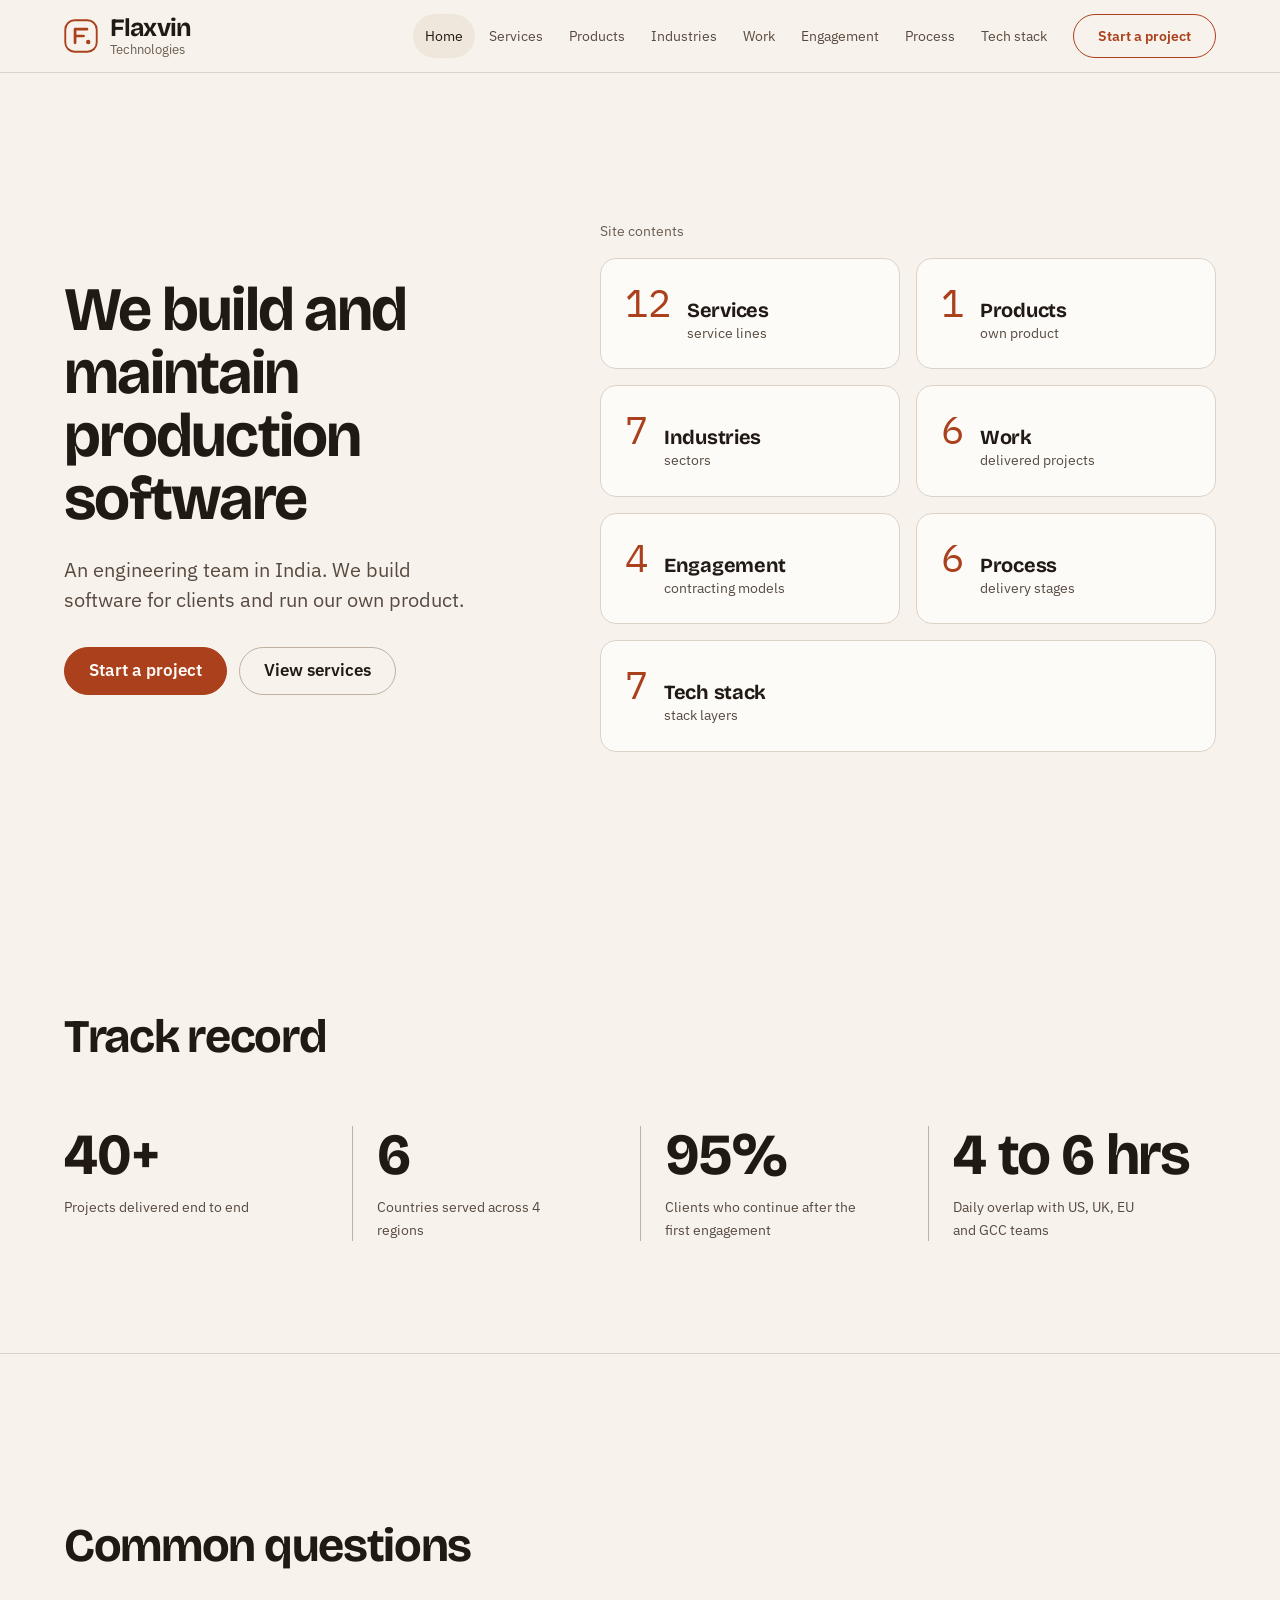
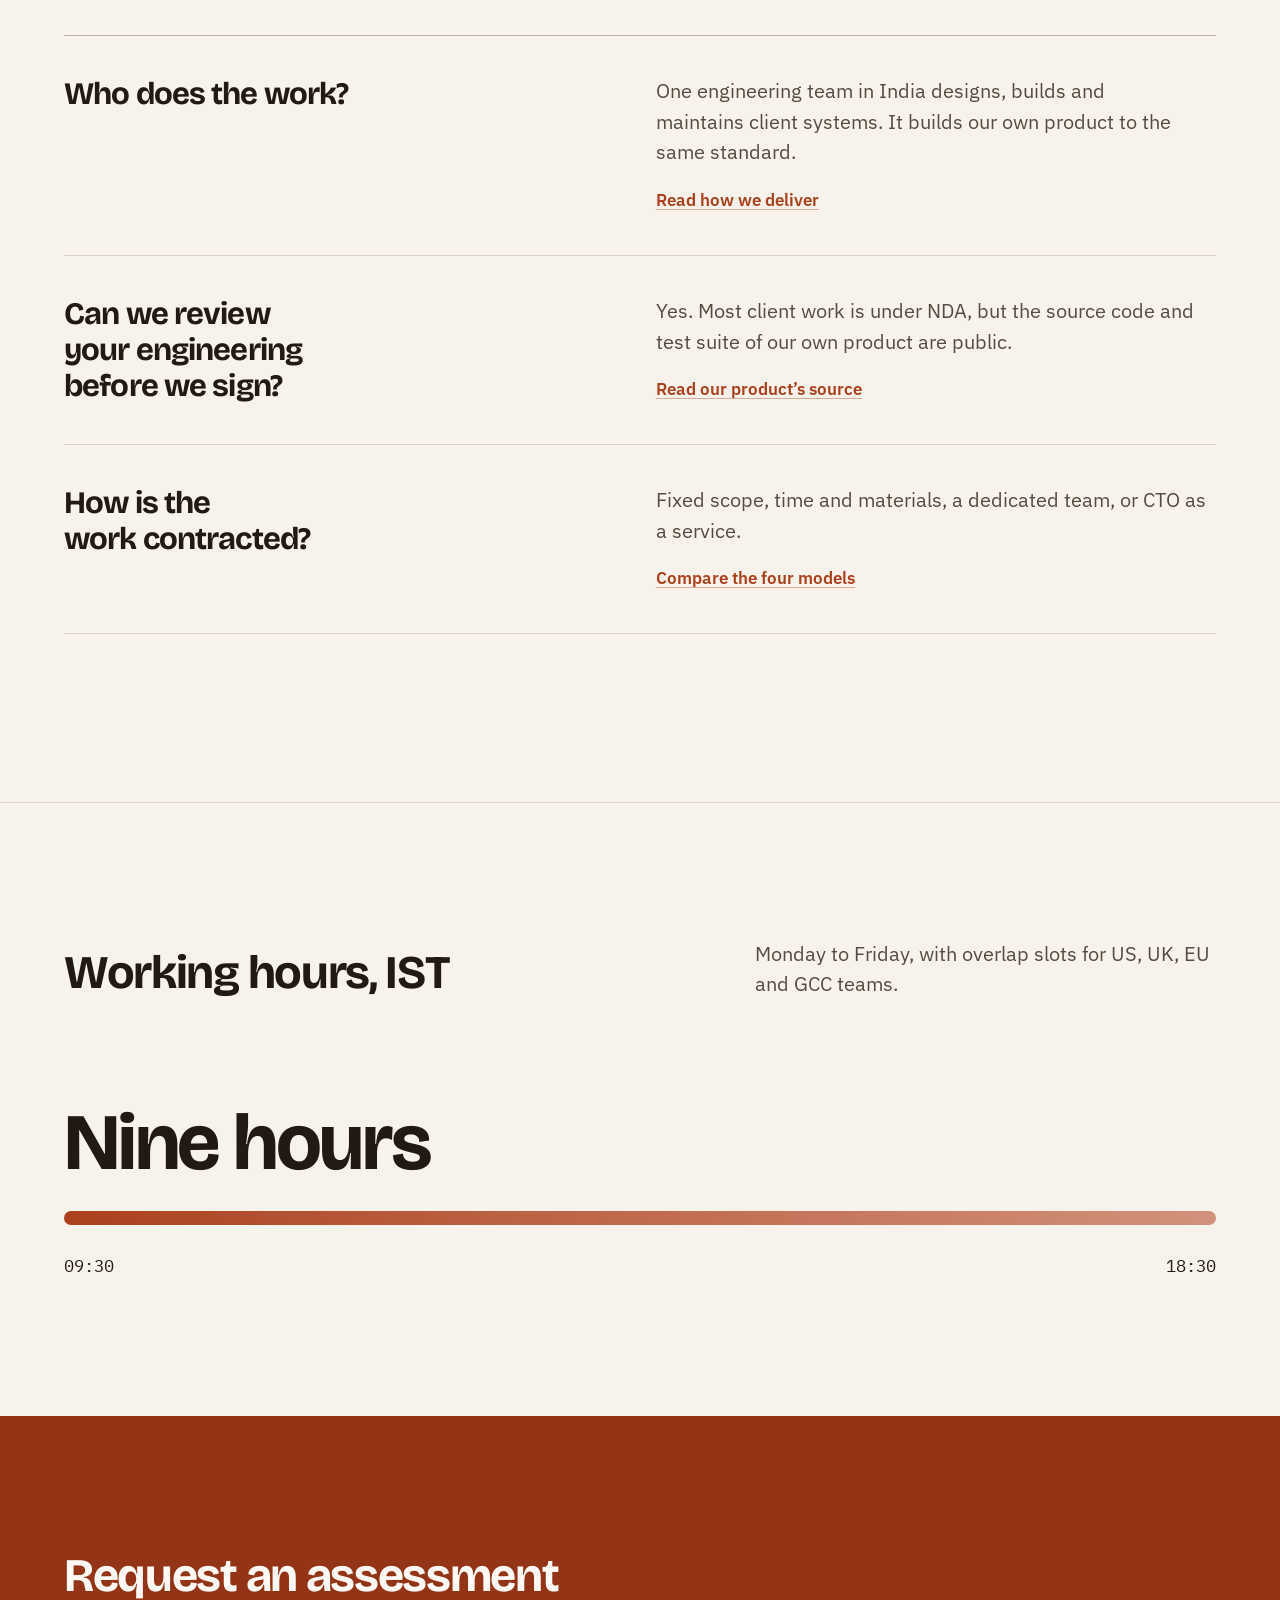
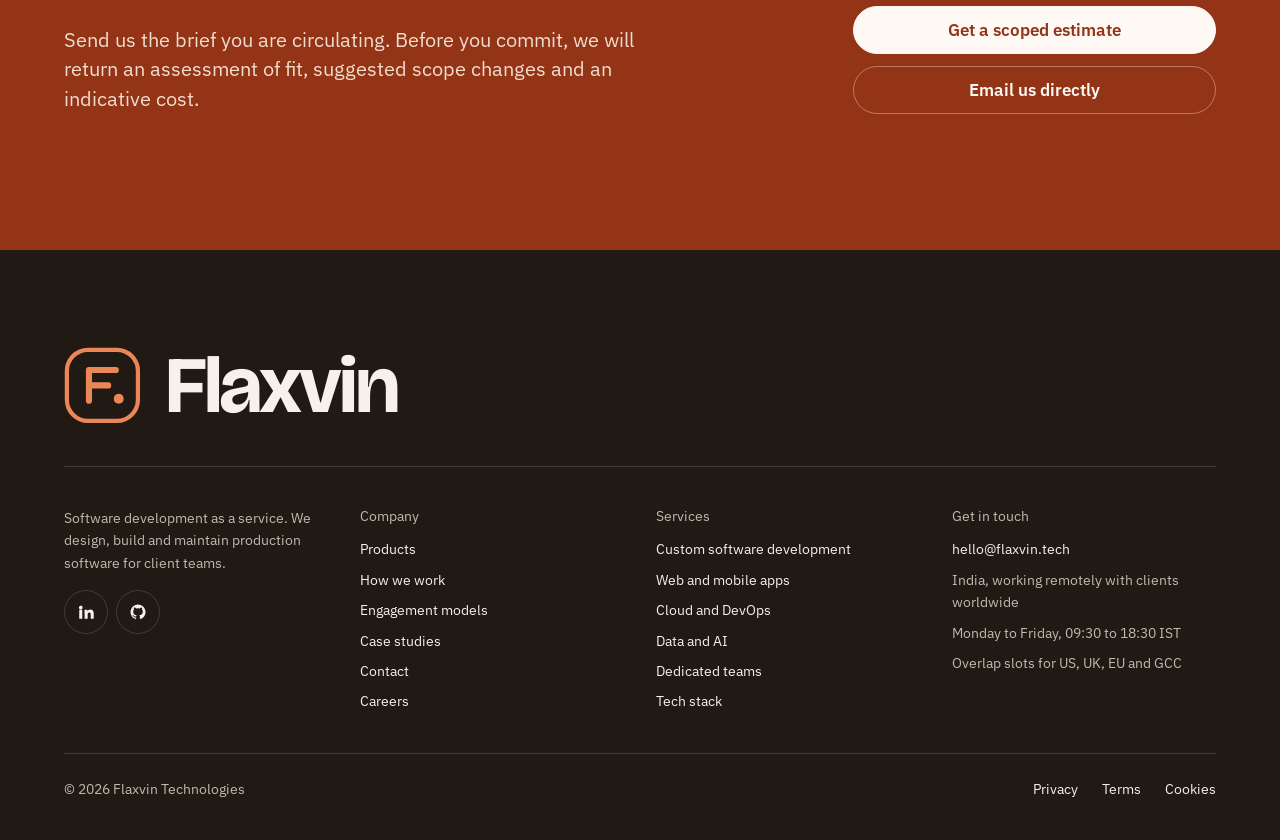
<file: index.html>
<!DOCTYPE html>
<html lang="en">
<head>
<meta charset="utf-8">
<meta name="viewport" content="width=device-width, initial-scale=1">
<title>Flaxvin Technologies: software development as a service from India</title>
<meta name="description" content="Software development as a service from India. We build and maintain production software for client companies.">
<link rel="canonical" href="https://flaxvin.tech/">
<meta name="color-scheme" content="light dark">
<meta name="theme-color" content="#f6f1e9" media="(prefers-color-scheme: light)">
<meta name="theme-color" content="#1a1714" media="(prefers-color-scheme: dark)">
<meta property="og:title" content="Flaxvin Technologies: software development as a service from India">
<meta property="og:description" content="Software development as a service from India. We build and maintain production software for client companies.">
<meta property="og:site_name" content="Flaxvin Technologies">
<meta property="og:type" content="website">
<meta property="og:image" content="https://flaxvin.tech/og-image.png">
<meta property="og:image:width" content="1200">
<meta property="og:image:height" content="630">
<meta property="og:url" content="https://flaxvin.tech/">
<meta name="twitter:card" content="summary_large_image">
<link rel="icon" href="favicon.ico" sizes="any">
<link rel="icon" href="favicon.svg" type="image/svg+xml">
<link rel="apple-touch-icon" href="assets/logo/apple-touch-icon.png">
<link rel="preconnect" href="https://fonts.googleapis.com">
<link rel="preconnect" href="https://fonts.gstatic.com" crossorigin>
<link rel="stylesheet" href="https://fonts.googleapis.com/css2?family=Bricolage+Grotesque:opsz,wght@12..96,700&family=IBM+Plex+Mono:wght@400&family=IBM+Plex+Sans:wght@400;600&display=swap">
<link rel="stylesheet" href="assets/css/site.css">
<link rel="stylesheet" href="assets/css/pages/index.css">
</head>
<body id="top">
<a class="skip" href="#main">Skip to content</a>
<header class="hdr">
  <div class="container hdr__in">
    <a class="brand" href="index.html" aria-label="Flaxvin Technologies, home">
      <svg class="brand__mark" viewBox="0 0 40 40" aria-hidden="true"><rect x="1.5" y="1.5" width="37" height="37" rx="11" fill="none" stroke="currentColor" stroke-width="2.2"/><path d="M13 28V12h14M13 20h10" stroke="currentColor" stroke-width="3.2" stroke-linecap="round" stroke-linejoin="round" fill="none"/><circle cx="28.5" cy="27" r="2.6" fill="currentColor"/></svg>
      <span class="brand__name">Flaxvin<span class="brand__sub">Technologies</span></span>
    </a>
    <button class="burger" id="burger" type="button" aria-label="Toggle navigation menu" aria-expanded="false" aria-controls="site-nav"><span></span></button>
    <nav class="nav" id="site-nav" aria-label="Primary">
      <a href="index.html" aria-current="page">Home</a>
      <a href="services.html">Services</a>
      <a href="products.html">Products</a>
      <a href="industries.html">Industries</a>
      <a href="work.html">Work</a>
      <a href="engagement.html">Engagement</a>
      <a href="process.html">Process</a>
      <a href="tech.html">Tech stack</a>
      <a class="btn" href="contact.html">Start a project</a>
    </nav>
  </div>
</header>

<main id="main">
  <section class="hero" aria-labelledby="hero-title">
    <div class="container hero__in">
      <div class="hero__text">
        <h1 id="hero-title">We build and maintain production software</h1>
        <p class="lead">An engineering team in India. We build software for clients and run our own product.</p>
        <div class="actions">
          <a class="btn btn--primary" href="contact.html">Start a project</a>
          <a class="btn" href="services.html">View services</a>
        </div>
      </div>
      <nav class="hero__index" aria-labelledby="index-title">
        <h2 id="index-title" class="hero__index-title">Site contents</h2>
        <ul class="index">
          <li><a href="services.html"><span class="index__n num">12</span><span class="index__t">Services</span><span class="index__d">service lines</span></a></li>
          <li><a href="products.html"><span class="index__n num">1</span><span class="index__t">Products</span><span class="index__d">own product</span></a></li>
          <li><a href="industries.html"><span class="index__n num">7</span><span class="index__t">Industries</span><span class="index__d">sectors</span></a></li>
          <li><a href="work.html"><span class="index__n num">6</span><span class="index__t">Work</span><span class="index__d">delivered projects</span></a></li>
          <li><a href="engagement.html"><span class="index__n num">4</span><span class="index__t">Engagement</span><span class="index__d">contracting models</span></a></li>
          <li><a href="process.html"><span class="index__n num">6</span><span class="index__t">Process</span><span class="index__d">delivery stages</span></a></li>
          <li><a href="tech.html"><span class="index__n num">7</span><span class="index__t">Tech stack</span><span class="index__d">stack layers</span></a></li>
        </ul>
      </nav>
    </div>
  </section>

  <section class="sec sec--s record" id="proof" aria-labelledby="record-title">
    <div class="container">
      <h2 id="record-title" class="record__title">Track record</h2>
      <dl class="figs">
        <div><dt>Projects delivered end to end</dt><dd class="num">40+</dd></div>
        <div><dt>Countries served across 4 regions</dt><dd class="num">6</dd></div>
        <div><dt>Clients who continue after the first engagement</dt><dd class="num">95%</dd></div>
        <div><dt>Daily overlap with US, UK, EU and GCC teams</dt><dd class="num">4 to 6 hrs</dd></div>
      </dl>
    </div>
  </section>

  <section class="sec sec--l" aria-labelledby="faq-title">
    <div class="container">
      <h2 id="faq-title" class="faq__title">Common questions</h2>
      <ol class="rows faq">
        <li class="row row--wide">
          <h3 class="row__title">Who does the work?</h3>
          <div class="row__body">
            <p>One engineering team in India designs, builds and maintains client systems. It builds our own product to the same standard.</p>
            <p><a href="process.html">Read how we deliver</a></p>
          </div>
        </li>
        <li class="row row--wide">
          <h3 class="row__title">Can we review your engineering before we sign?</h3>
          <div class="row__body">
            <p>Yes. Most client work is under NDA, but the source code and test suite of our own product are public.</p>
            <p><a href="https://github.com/flaxvin/Pathayam" target="_blank" rel="noopener">Read our product&rsquo;s source</a></p>
          </div>
        </li>
        <li class="row row--wide">
          <h3 class="row__title">How is the work contracted?</h3>
          <div class="row__body">
            <p>Fixed scope, time and materials, a dedicated team, or CTO as a service.</p>
            <p><a href="engagement.html">Compare the four models</a></p>
          </div>
        </li>
      </ol>
    </div>
  </section>

  <section class="sec day" aria-labelledby="day-title">
    <div class="container">
      <div class="head head--split">
        <h2 id="day-title">Working hours, IST</h2>
        <p class="lead">Monday to Friday, with overlap slots for US, UK, EU and GCC teams.</p>
      </div>
      <figure class="dimension day__dim">
        <p class="dimension__value">Nine hours</p>
        <div class="dim" aria-hidden="true"></div>
        <figcaption class="dimension__ends"><span>09:30</span><span>18:30</span></figcaption>
      </figure>
    </div>
  </section>

  <section class="sec band--deep close" aria-labelledby="close-title">
    <div class="container close__in">
      <div class="close__text">
        <h2 id="close-title">Request an assessment</h2>
        <p class="lead">Send us the brief you are circulating. Before you commit, we will return an assessment of fit, suggested scope changes and an indicative cost.</p>
      </div>
      <div class="close__side">
        <a class="btn btn--primary" href="contact.html">Get a scoped estimate</a>
        <a class="btn" href="mailto:hello@flaxvin.tech">Email us directly</a>
      </div>
    </div>
  </section>
</main>

<footer class="ftr">
  <div class="container">
    <a class="ftr__mast" href="index.html" aria-label="Flaxvin Technologies, home">
      <svg viewBox="0 0 40 40" aria-hidden="true"><rect x="1.5" y="1.5" width="37" height="37" rx="11" fill="none" stroke="currentColor" stroke-width="2.2"/><path d="M13 28V12h14M13 20h10" stroke="currentColor" stroke-width="3.2" stroke-linecap="round" stroke-linejoin="round" fill="none"/><circle cx="28.5" cy="27" r="2.6" fill="currentColor"/></svg>
      <span class="ftr__word">Flaxvin</span>
    </a>
    <div class="ftr__cols">
      <div class="ftr__about">
        <p>Software development as a service. We design, build and maintain production software for client teams.</p>
        <div class="social">
          <a href="https://www.linkedin.com/company/flaxvin" target="_blank" rel="noopener" aria-label="Flaxvin Technologies on LinkedIn"><svg viewBox="0 0 24 24" fill="currentColor" aria-hidden="true"><path d="M4.98 3.5A2.5 2.5 0 1 0 5 8.5a2.5 2.5 0 0 0-.02-5zM3 9h4v12H3zM10 9h3.8v1.7h.05A4.2 4.2 0 0 1 17.6 8.7c4 0 4.7 2.6 4.7 6V21h-4v-5.5c0-1.3 0-3-1.9-3s-2.2 1.4-2.2 2.9V21h-4z"/></svg></a>
          <a href="https://github.com/flaxvin" target="_blank" rel="noopener" aria-label="Flaxvin Technologies on GitHub"><svg viewBox="0 0 24 24" fill="currentColor" aria-hidden="true"><path d="M12 2a10 10 0 0 0-3.16 19.49c.5.09.68-.22.68-.48v-1.7c-2.78.6-3.37-1.34-3.37-1.34-.45-1.16-1.11-1.47-1.11-1.47-.91-.62.07-.6.07-.6 1 .07 1.53 1.03 1.53 1.03.9 1.53 2.36 1.09 2.94.83.09-.65.35-1.09.63-1.34-2.22-.25-4.56-1.11-4.56-4.94 0-1.09.39-1.98 1.03-2.68-.1-.25-.45-1.27.1-2.64 0 0 .84-.27 2.75 1.02a9.5 9.5 0 0 1 5 0c1.91-1.29 2.75-1.02 2.75-1.02.55 1.37.2 2.39.1 2.64.64.7 1.03 1.59 1.03 2.68 0 3.84-2.34 4.69-4.57 4.94.36.31.68.92.68 1.85v2.74c0 .27.18.58.69.48A10 10 0 0 0 12 2z"/></svg></a>
        </div>
      </div>
      <nav aria-label="Company">
        <h2>Company</h2>
        <ul>
          <li><a href="products.html">Products</a></li>
          <li><a href="process.html">How we work</a></li>
          <li><a href="engagement.html">Engagement models</a></li>
          <li><a href="work.html">Case studies</a></li>
          <li><a href="contact.html">Contact</a></li>
          <li><a href="mailto:careers@flaxvin.tech">Careers</a></li>
        </ul>
      </nav>
      <nav aria-label="Services">
        <h2>Services</h2>
        <ul>
          <li><a href="services.html">Custom software development</a></li>
          <li><a href="services.html">Web and mobile apps</a></li>
          <li><a href="services.html">Cloud and DevOps</a></li>
          <li><a href="services.html">Data and AI</a></li>
          <li><a href="services.html">Dedicated teams</a></li>
          <li><a href="tech.html">Tech stack</a></li>
        </ul>
      </nav>
      <div class="ftr__contact">
        <h2>Get in touch</h2>
        <ul>
          <li><a href="mailto:hello@flaxvin.tech">hello@flaxvin.tech</a></li>
          <li class="muted">India, working remotely with clients worldwide</li>
          <li class="muted">Monday to Friday, 09:30 to 18:30 IST</li>
          <li class="muted">Overlap slots for US, UK, EU and GCC</li>
        </ul>
      </div>
    </div>
    <div class="ftr__bar">
      <p>&copy; <span id="year">2026</span> Flaxvin Technologies</p>
      <ul class="ftr__legal">
        <li><a href="privacy.html">Privacy</a></li>
        <li><a href="terms.html">Terms</a></li>
        <li><a href="cookies.html">Cookies</a></li>
      </ul>
    </div>
  </div>
</footer>
<script src="assets/js/site.js" defer></script>
</body>
</html>
</file>
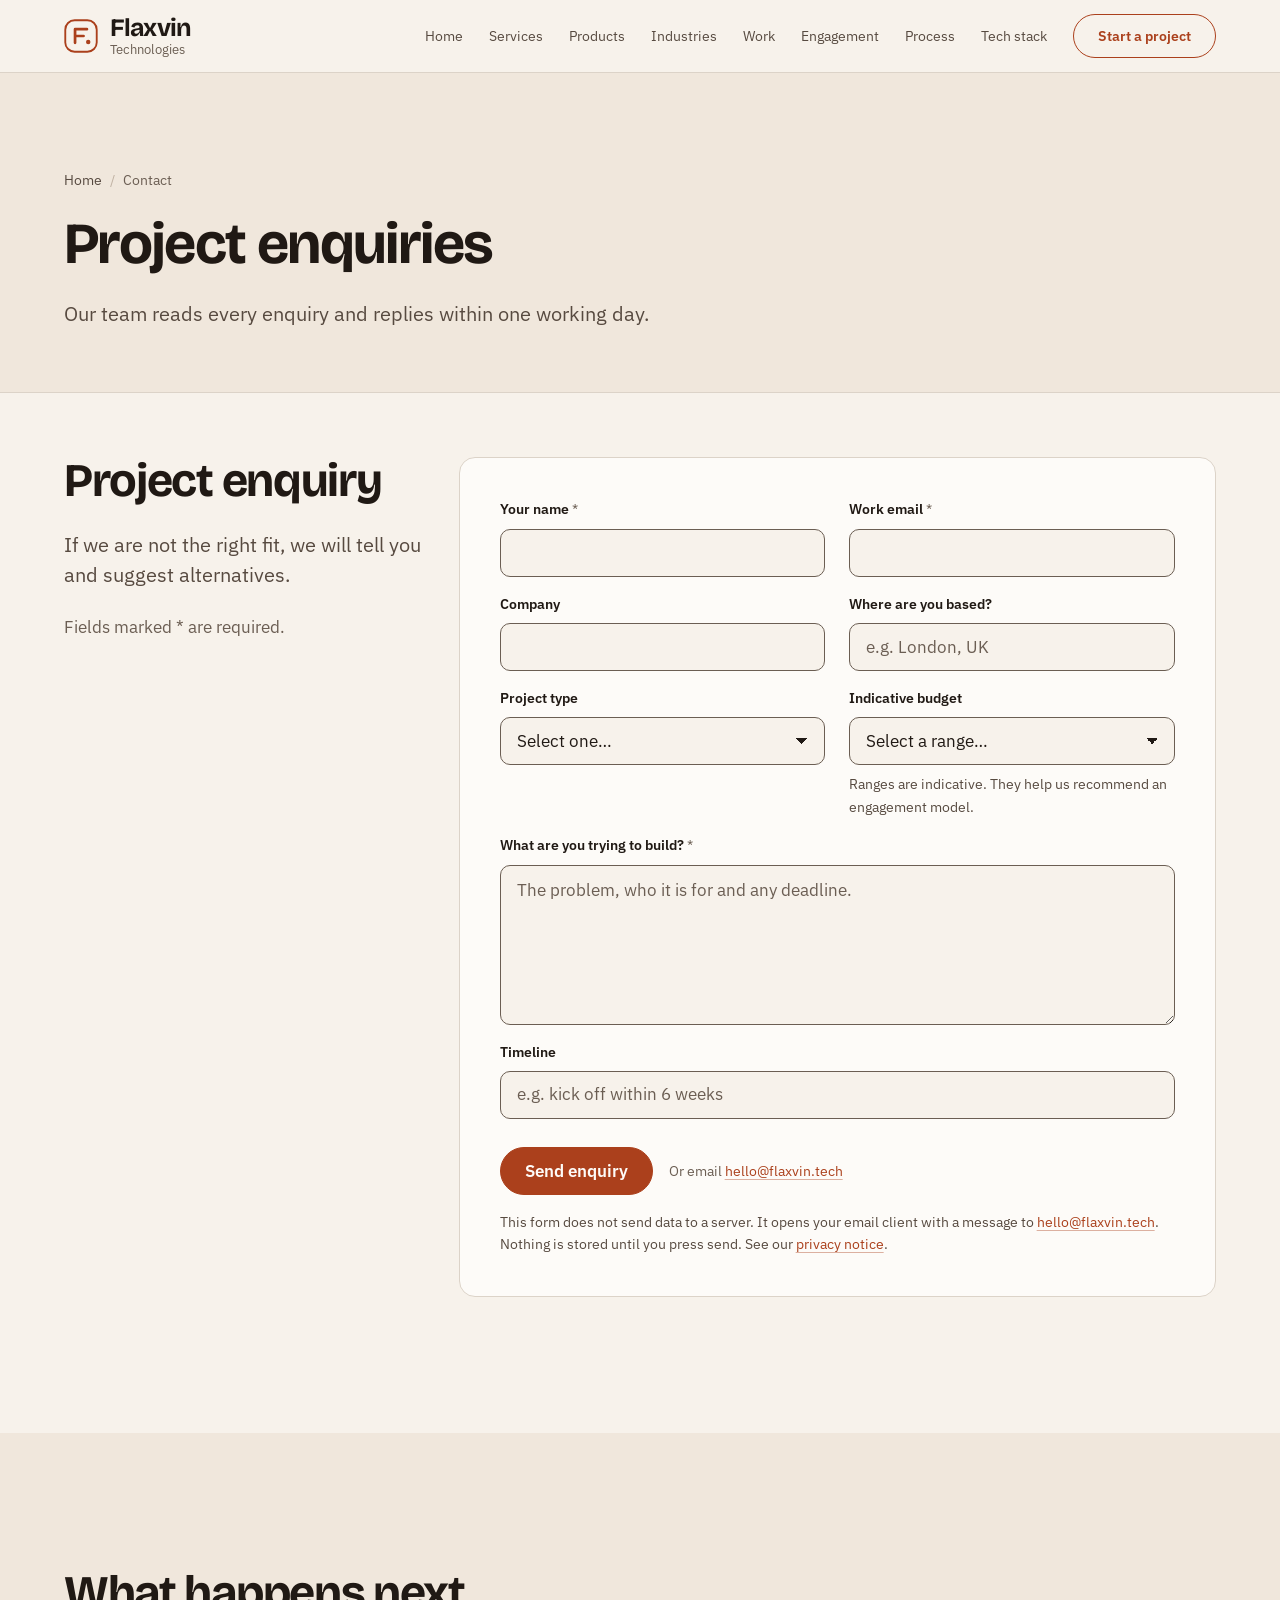
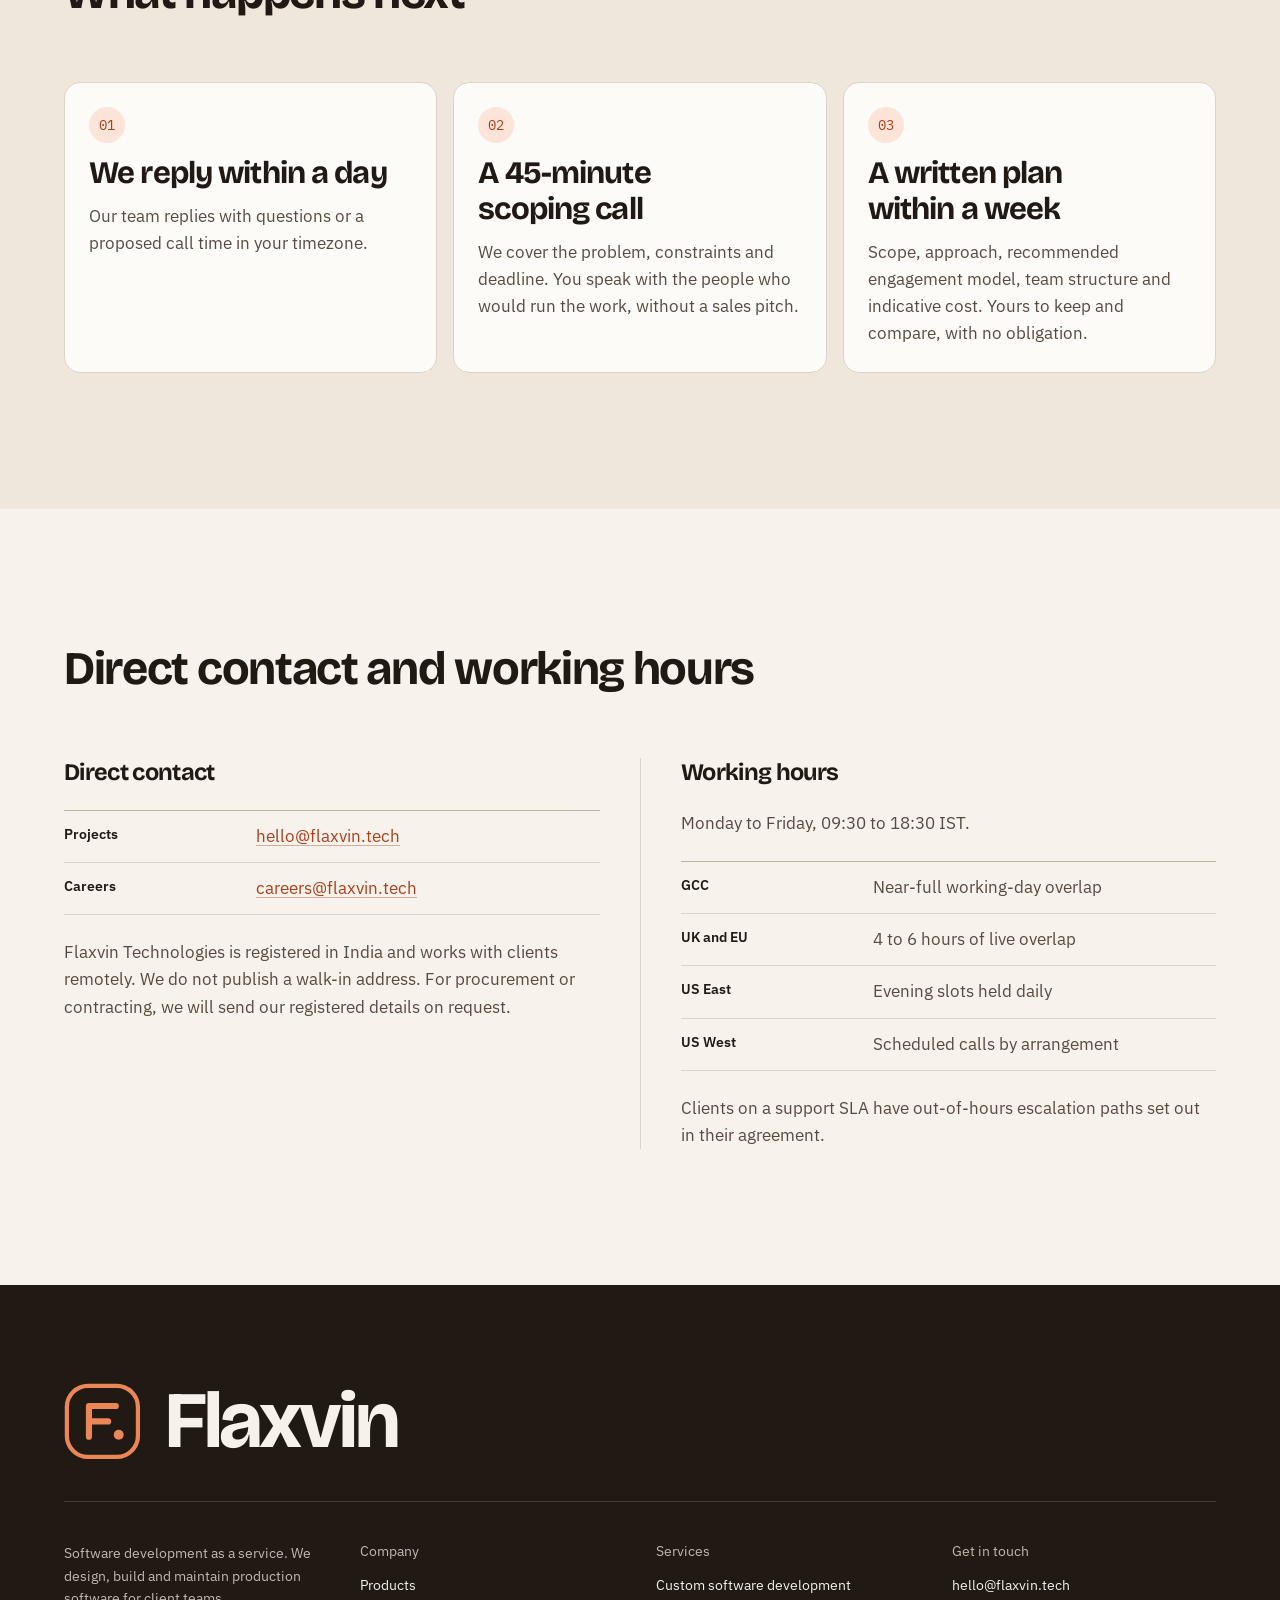
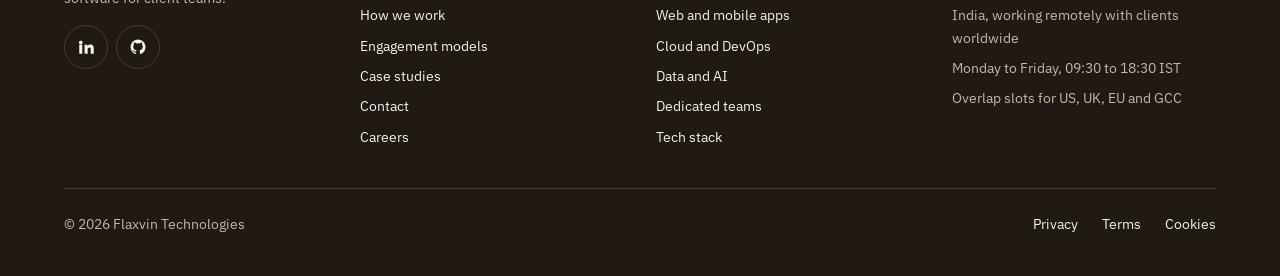
<file: contact.html>
<!DOCTYPE html>
<html lang="en">
<head>
<meta charset="utf-8">
<meta name="viewport" content="width=device-width, initial-scale=1">
<title>Contact, Flaxvin Technologies</title>
<meta name="description" content="Start a project with Flaxvin Technologies. Send an enquiry or email hello@flaxvin.tech. Based in India, working across US, UK, EU and Middle East timezones.">
<link rel="canonical" href="https://flaxvin.tech/contact.html">
<meta name="color-scheme" content="light dark">
<meta name="theme-color" content="#f6f1e9" media="(prefers-color-scheme: light)">
<meta name="theme-color" content="#1a1714" media="(prefers-color-scheme: dark)">
<meta property="og:title" content="Contact, Flaxvin Technologies">
<meta property="og:description" content="Start a project with Flaxvin Technologies. Send an enquiry or email hello@flaxvin.tech. Based in India, working across US, UK, EU and Middle East timezones.">
<meta property="og:site_name" content="Flaxvin Technologies">
<meta property="og:type" content="website">
<meta property="og:image" content="https://flaxvin.tech/og-image.png">
<meta property="og:image:width" content="1200">
<meta property="og:image:height" content="630">
<meta property="og:url" content="https://flaxvin.tech/contact.html">
<meta name="twitter:card" content="summary_large_image">
<link rel="icon" href="favicon.ico" sizes="any">
<link rel="icon" href="favicon.svg" type="image/svg+xml">
<link rel="apple-touch-icon" href="assets/logo/apple-touch-icon.png">
<link rel="preconnect" href="https://fonts.googleapis.com">
<link rel="preconnect" href="https://fonts.gstatic.com" crossorigin>
<link rel="stylesheet" href="https://fonts.googleapis.com/css2?family=Bricolage+Grotesque:opsz,wght@12..96,700&family=IBM+Plex+Mono:wght@400&family=IBM+Plex+Sans:wght@400;600&display=swap">
<link rel="stylesheet" href="assets/css/site.css">
<link rel="stylesheet" href="assets/css/pages/contact.css">
</head>
<body id="top">
<a class="skip" href="#main">Skip to content</a>
<header class="hdr">
  <div class="container hdr__in">
    <a class="brand" href="index.html" aria-label="Flaxvin Technologies, home">
      <svg class="brand__mark" viewBox="0 0 40 40" aria-hidden="true"><rect x="1.5" y="1.5" width="37" height="37" rx="11" fill="none" stroke="currentColor" stroke-width="2.2"/><path d="M13 28V12h14M13 20h10" stroke="currentColor" stroke-width="3.2" stroke-linecap="round" stroke-linejoin="round" fill="none"/><circle cx="28.5" cy="27" r="2.6" fill="currentColor"/></svg>
      <span class="brand__name">Flaxvin<span class="brand__sub">Technologies</span></span>
    </a>
    <button class="burger" id="burger" type="button" aria-label="Toggle navigation menu" aria-expanded="false" aria-controls="site-nav"><span></span></button>
    <nav class="nav" id="site-nav" aria-label="Primary">
      <a href="index.html">Home</a>
      <a href="services.html">Services</a>
      <a href="products.html">Products</a>
      <a href="industries.html">Industries</a>
      <a href="work.html">Work</a>
      <a href="engagement.html">Engagement</a>
      <a href="process.html">Process</a>
      <a href="tech.html">Tech stack</a>
      <a class="btn" href="contact.html" aria-current="page">Start a project</a>
    </nav>
  </div>
</header>

<main id="main">
  <section class="page-hero" aria-labelledby="hero-title">
    <div class="container page-hero__in">
      <ol class="crumb"><li><a href="index.html">Home</a></li><li aria-current="page">Contact</li></ol>
      <h1 id="hero-title">Project enquiries</h1>
      <p class="lead">Our team reads every enquiry and replies within one working day.</p>
    </div>
  </section>

  <section class="sec" aria-labelledby="enquiry-title">
    <div class="container cols enquiry">
      <div class="enquiry__head span-4">
        <h2 id="enquiry-title">Project enquiry</h2>
        <p class="lead">If we are not the right fit, we will tell you and suggest alternatives.</p>
        <p class="muted">Fields marked <span class="req">*</span> are required.</p>
      </div>
      <form class="tb enquiry__form span-8" id="inquiry-form" action="mailto:hello@flaxvin.tech" method="post" enctype="text/plain" novalidate>
        <div class="tb__cell">
          <label for="f-name">Your name <span class="req" aria-hidden="true">*</span></label>
          <input class="field" id="f-name" name="name" type="text" autocomplete="name" required>
        </div>
        <div class="tb__cell">
          <label for="f-email">Work email <span class="req" aria-hidden="true">*</span></label>
          <input class="field" id="f-email" name="email" type="email" autocomplete="email" required>
        </div>
        <div class="tb__cell">
          <label for="f-company">Company</label>
          <input class="field" id="f-company" name="company" type="text" autocomplete="organization">
        </div>
        <div class="tb__cell">
          <label for="f-country">Where are you based?</label>
          <input class="field" id="f-country" name="country" type="text" autocomplete="country-name" placeholder="e.g. London, UK">
        </div>
        <div class="tb__cell">
          <label for="f-type">Project type</label>
          <select class="field" id="f-type" name="project_type">
            <option value="">Select one…</option>
            <option>Custom software development</option>
            <option>Web application</option>
            <option>Mobile application</option>
            <option>Cloud &amp; DevOps</option>
            <option>API / systems integration</option>
            <option>Data engineering &amp; analytics</option>
            <option>AI / ML integration</option>
            <option>UI/UX design</option>
            <option>QA &amp; test automation</option>
            <option>Maintenance &amp; support</option>
            <option>Legacy modernisation</option>
            <option>Dedicated team / staff augmentation</option>
            <option>Not sure yet</option>
          </select>
        </div>
        <div class="tb__cell">
          <label for="f-budget">Indicative budget</label>
          <select class="field" id="f-budget" name="budget" aria-describedby="f-budget-help">
            <option value="">Select a range…</option>
            <option>Under &#8377;5 lakh</option>
            <option>&#8377;5 to 15 lakh</option>
            <option>&#8377;15 to 40 lakh</option>
            <option>&#8377;40 lakh to &#8377;1 crore</option>
            <option>Over &#8377;1 crore</option>
            <option>Monthly retainer / dedicated team</option>
            <option>Not defined yet</option>
          </select>
          <p class="tb__help" id="f-budget-help">Ranges are indicative. They help us recommend an engagement model.</p>
        </div>
        <div class="tb__cell tb__cell--full">
          <label for="f-msg">What are you trying to build? <span class="req" aria-hidden="true">*</span></label>
          <textarea class="field" id="f-msg" name="message" required placeholder="The problem, who it is for and any deadline."></textarea>
        </div>
        <div class="tb__cell tb__cell--full">
          <label for="f-timeline">Timeline</label>
          <input class="field" id="f-timeline" name="timeline" type="text" placeholder="e.g. kick off within 6 weeks">
        </div>
        <p class="form-status" id="form-status" role="status" tabindex="-1"></p>
        <div class="tb__foot">
          <button class="btn btn--primary" type="submit">Send enquiry</button>
          <p class="small muted">Or email <a href="mailto:hello@flaxvin.tech">hello@flaxvin.tech</a></p>
        </div>
        <p class="form-note small">This form does not send data to a server. It opens your email client with a message to <a href="mailto:hello@flaxvin.tech">hello@flaxvin.tech</a>. Nothing is stored until you press send. See our <a href="privacy.html">privacy notice</a>.</p>
      </form>
    </div>
  </section>

  <section class="sec band" aria-labelledby="next-title">
    <div class="container">
      <div class="head">
        <h2 id="next-title">What happens next</h2>
      </div>
      <ol class="stages next">
        <li>
          <span class="stages__no">01</span>
          <h3>We reply within a day</h3>
          <p>Our team replies with questions or a proposed call time in your timezone.</p>
        </li>
        <li>
          <span class="stages__no">02</span>
          <h3>A 45-minute scoping call</h3>
          <p>We cover the problem, constraints and deadline. You speak with the people who would run the work, without a sales pitch.</p>
        </li>
        <li>
          <span class="stages__no">03</span>
          <h3>A written plan within a week</h3>
          <p>Scope, approach, recommended engagement model, team structure and indicative cost. Yours to keep and compare, with no obligation.</p>
        </li>
      </ol>
    </div>
  </section>

  <section class="sec" aria-labelledby="direct-title">
    <div class="container">
      <div class="head">
        <h2 id="direct-title">Direct contact and working hours</h2>
      </div>
      <div class="direct">
        <div class="direct__side">
          <h3>Direct contact</h3>
          <dl class="spec">
            <dt>Projects</dt><dd><a href="mailto:hello@flaxvin.tech">hello@flaxvin.tech</a></dd>
            <dt>Careers</dt><dd><a href="mailto:careers@flaxvin.tech">careers@flaxvin.tech</a></dd>
          </dl>
          <p>Flaxvin Technologies is registered in India and works with clients remotely. We do not publish a walk-in address. For procurement or contracting, we will send our registered details on request.</p>
        </div>
        <div class="direct__side">
          <h3>Working hours</h3>
          <p>Monday to Friday, 09:30 to 18:30 IST.</p>
          <dl class="spec">
            <dt>GCC</dt><dd>Near-full working-day overlap</dd>
            <dt>UK and EU</dt><dd>4 to 6 hours of live overlap</dd>
            <dt>US East</dt><dd>Evening slots held daily</dd>
            <dt>US West</dt><dd>Scheduled calls by arrangement</dd>
          </dl>
          <p>Clients on a support SLA have out-of-hours escalation paths set out in their agreement.</p>
        </div>
      </div>
    </div>
  </section>
</main>


<footer class="ftr">
  <div class="container">
    <a class="ftr__mast" href="index.html" aria-label="Flaxvin Technologies, home">
      <svg viewBox="0 0 40 40" aria-hidden="true"><rect x="1.5" y="1.5" width="37" height="37" rx="11" fill="none" stroke="currentColor" stroke-width="2.2"/><path d="M13 28V12h14M13 20h10" stroke="currentColor" stroke-width="3.2" stroke-linecap="round" stroke-linejoin="round" fill="none"/><circle cx="28.5" cy="27" r="2.6" fill="currentColor"/></svg>
      <span class="ftr__word">Flaxvin</span>
    </a>
    <div class="ftr__cols">
      <div class="ftr__about">
        <p>Software development as a service. We design, build and maintain production software for client teams.</p>
        <div class="social">
          <a href="https://www.linkedin.com/company/flaxvin" target="_blank" rel="noopener" aria-label="Flaxvin Technologies on LinkedIn"><svg viewBox="0 0 24 24" fill="currentColor" aria-hidden="true"><path d="M4.98 3.5A2.5 2.5 0 1 0 5 8.5a2.5 2.5 0 0 0-.02-5zM3 9h4v12H3zM10 9h3.8v1.7h.05A4.2 4.2 0 0 1 17.6 8.7c4 0 4.7 2.6 4.7 6V21h-4v-5.5c0-1.3 0-3-1.9-3s-2.2 1.4-2.2 2.9V21h-4z"/></svg></a>
          <a href="https://github.com/flaxvin" target="_blank" rel="noopener" aria-label="Flaxvin Technologies on GitHub"><svg viewBox="0 0 24 24" fill="currentColor" aria-hidden="true"><path d="M12 2a10 10 0 0 0-3.16 19.49c.5.09.68-.22.68-.48v-1.7c-2.78.6-3.37-1.34-3.37-1.34-.45-1.16-1.11-1.47-1.11-1.47-.91-.62.07-.6.07-.6 1 .07 1.53 1.03 1.53 1.03.9 1.53 2.36 1.09 2.94.83.09-.65.35-1.09.63-1.34-2.22-.25-4.56-1.11-4.56-4.94 0-1.09.39-1.98 1.03-2.68-.1-.25-.45-1.27.1-2.64 0 0 .84-.27 2.75 1.02a9.5 9.5 0 0 1 5 0c1.91-1.29 2.75-1.02 2.75-1.02.55 1.37.2 2.39.1 2.64.64.7 1.03 1.59 1.03 2.68 0 3.84-2.34 4.69-4.57 4.94.36.31.68.92.68 1.85v2.74c0 .27.18.58.69.48A10 10 0 0 0 12 2z"/></svg></a>
        </div>
      </div>
      <nav aria-label="Company">
        <h2>Company</h2>
        <ul>
          <li><a href="products.html">Products</a></li>
          <li><a href="process.html">How we work</a></li>
          <li><a href="engagement.html">Engagement models</a></li>
          <li><a href="work.html">Case studies</a></li>
          <li><a href="contact.html">Contact</a></li>
          <li><a href="mailto:careers@flaxvin.tech">Careers</a></li>
        </ul>
      </nav>
      <nav aria-label="Services">
        <h2>Services</h2>
        <ul>
          <li><a href="services.html">Custom software development</a></li>
          <li><a href="services.html">Web and mobile apps</a></li>
          <li><a href="services.html">Cloud and DevOps</a></li>
          <li><a href="services.html">Data and AI</a></li>
          <li><a href="services.html">Dedicated teams</a></li>
          <li><a href="tech.html">Tech stack</a></li>
        </ul>
      </nav>
      <div class="ftr__contact">
        <h2>Get in touch</h2>
        <ul>
          <li><a href="mailto:hello@flaxvin.tech">hello@flaxvin.tech</a></li>
          <li class="muted">India, working remotely with clients worldwide</li>
          <li class="muted">Monday to Friday, 09:30 to 18:30 IST</li>
          <li class="muted">Overlap slots for US, UK, EU and GCC</li>
        </ul>
      </div>
    </div>
    <div class="ftr__bar">
      <p>&copy; <span id="year">2026</span> Flaxvin Technologies</p>
      <ul class="ftr__legal">
        <li><a href="privacy.html">Privacy</a></li>
        <li><a href="terms.html">Terms</a></li>
        <li><a href="cookies.html">Cookies</a></li>
      </ul>
    </div>
  </div>
</footer>
<script>
(function(){
  var form=document.getElementById('inquiry-form');
  if(form){
    form.addEventListener('submit',function(e){
      e.preventDefault();
      var st=document.getElementById('form-status');
      var get=function(id){var el=document.getElementById(id);return el?el.value.trim():''};
      var name=get('f-name'),email=get('f-email'),msg=get('f-msg'),co=get('f-company');
      var miss=[];
      if(!name)miss.push('your name');
      if(!email||email.indexOf('@')<1)miss.push('a valid work email');
      if(!msg)miss.push('a description of what you are building');
      if(st){st.classList.add('show');st.focus()}
      if(miss.length){
        var last=miss.pop();
        if(st)st.textContent='Please add '+(miss.length?miss.join(', ')+' and '+last:last)+' before sending.';
        return;
      }
      var rows=[['Name',name],['Work email',email],['Company',co],['Based in',get('f-country')],
                ['Project type',get('f-type')],['Indicative budget',get('f-budget')],['Timeline',get('f-timeline')]];
      var body=rows.filter(function(r){return r[1]}).map(function(r){return r[0]+': '+r[1]}).join('\n');
      body+='\n\nWhat they are building:\n'+msg+'\n';
      var subject='Project enquiry: '+name+(co?' ('+co+')':'');
      if(st)st.textContent='Opening your email client with these details, addressed to hello@flaxvin.tech. Nothing has been sent or stored yet. Review it and press send. If nothing opened, email hello@flaxvin.tech directly.';
      window.location.href='mailto:hello@flaxvin.tech?subject='+encodeURIComponent(subject)+'&body='+encodeURIComponent(body);
    });
  }
})();
</script>
<script src="assets/js/site.js" defer></script>
</body>
</html>
</file>
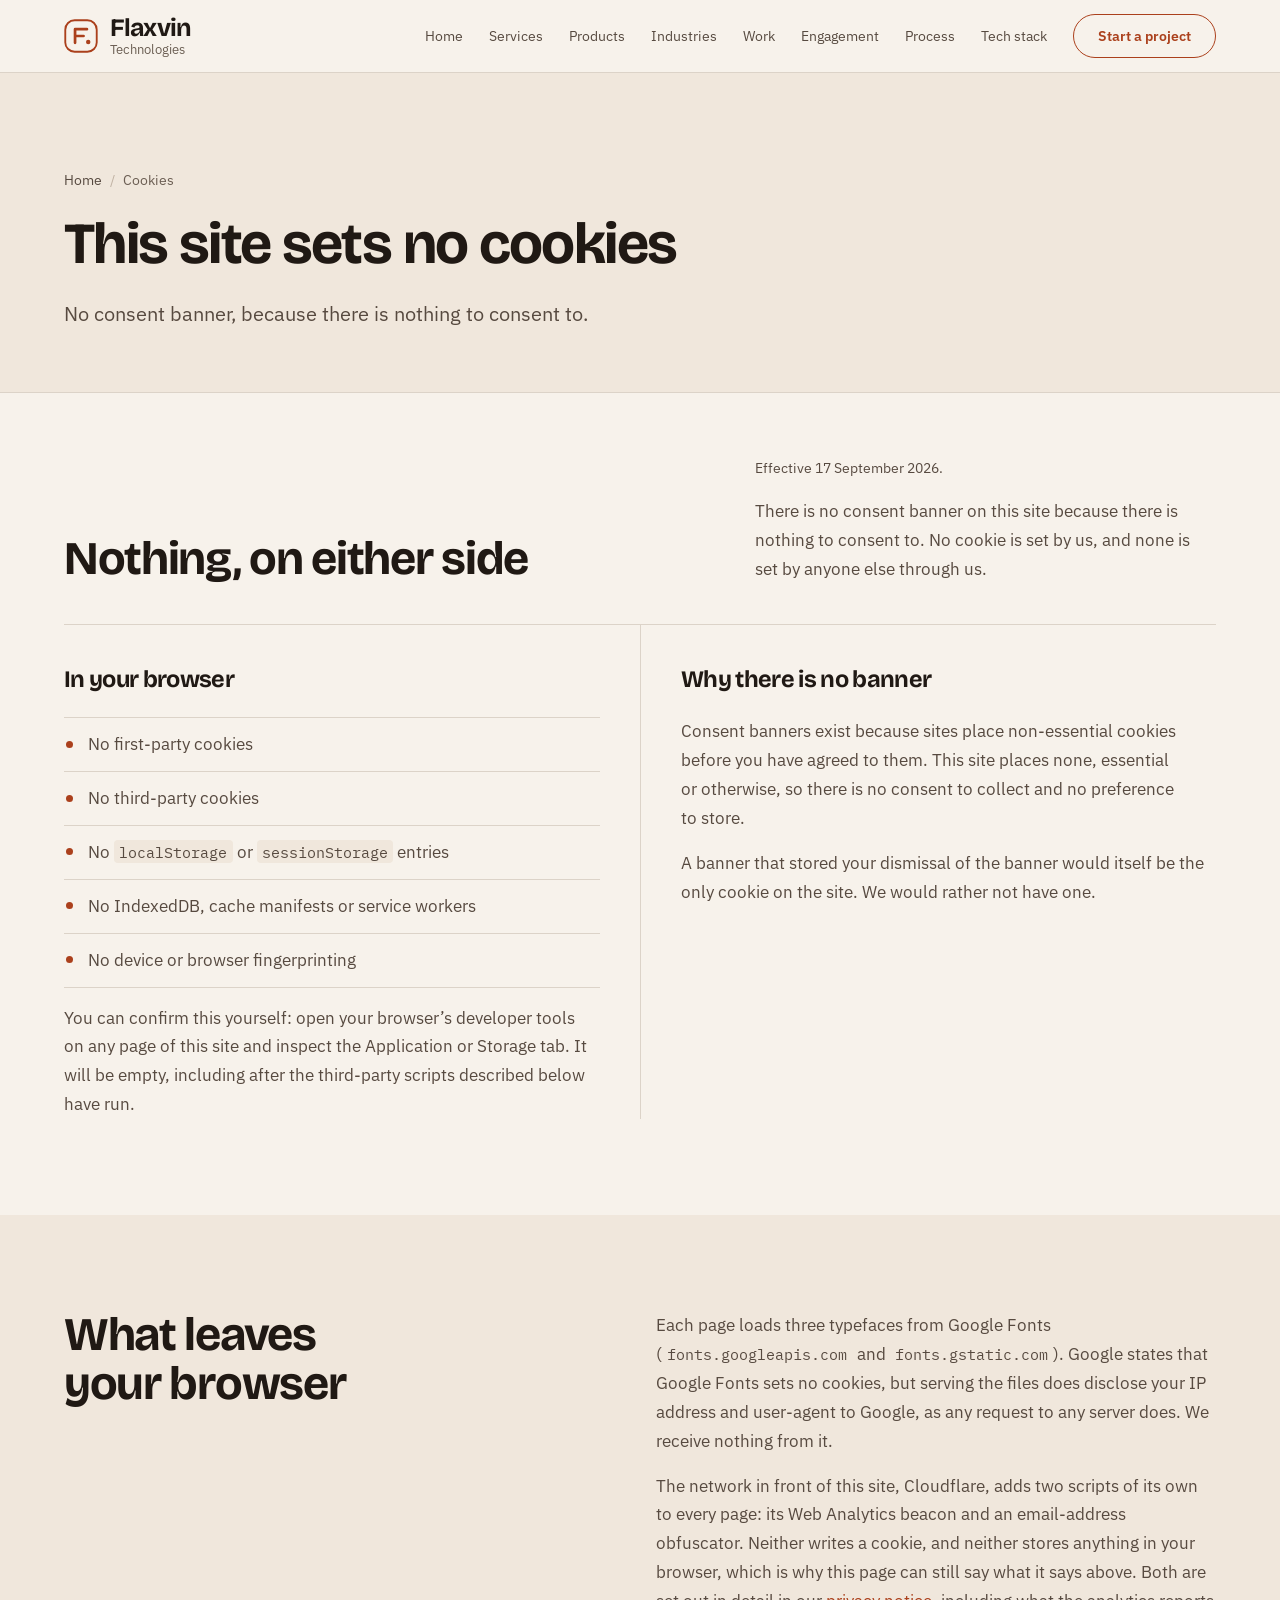
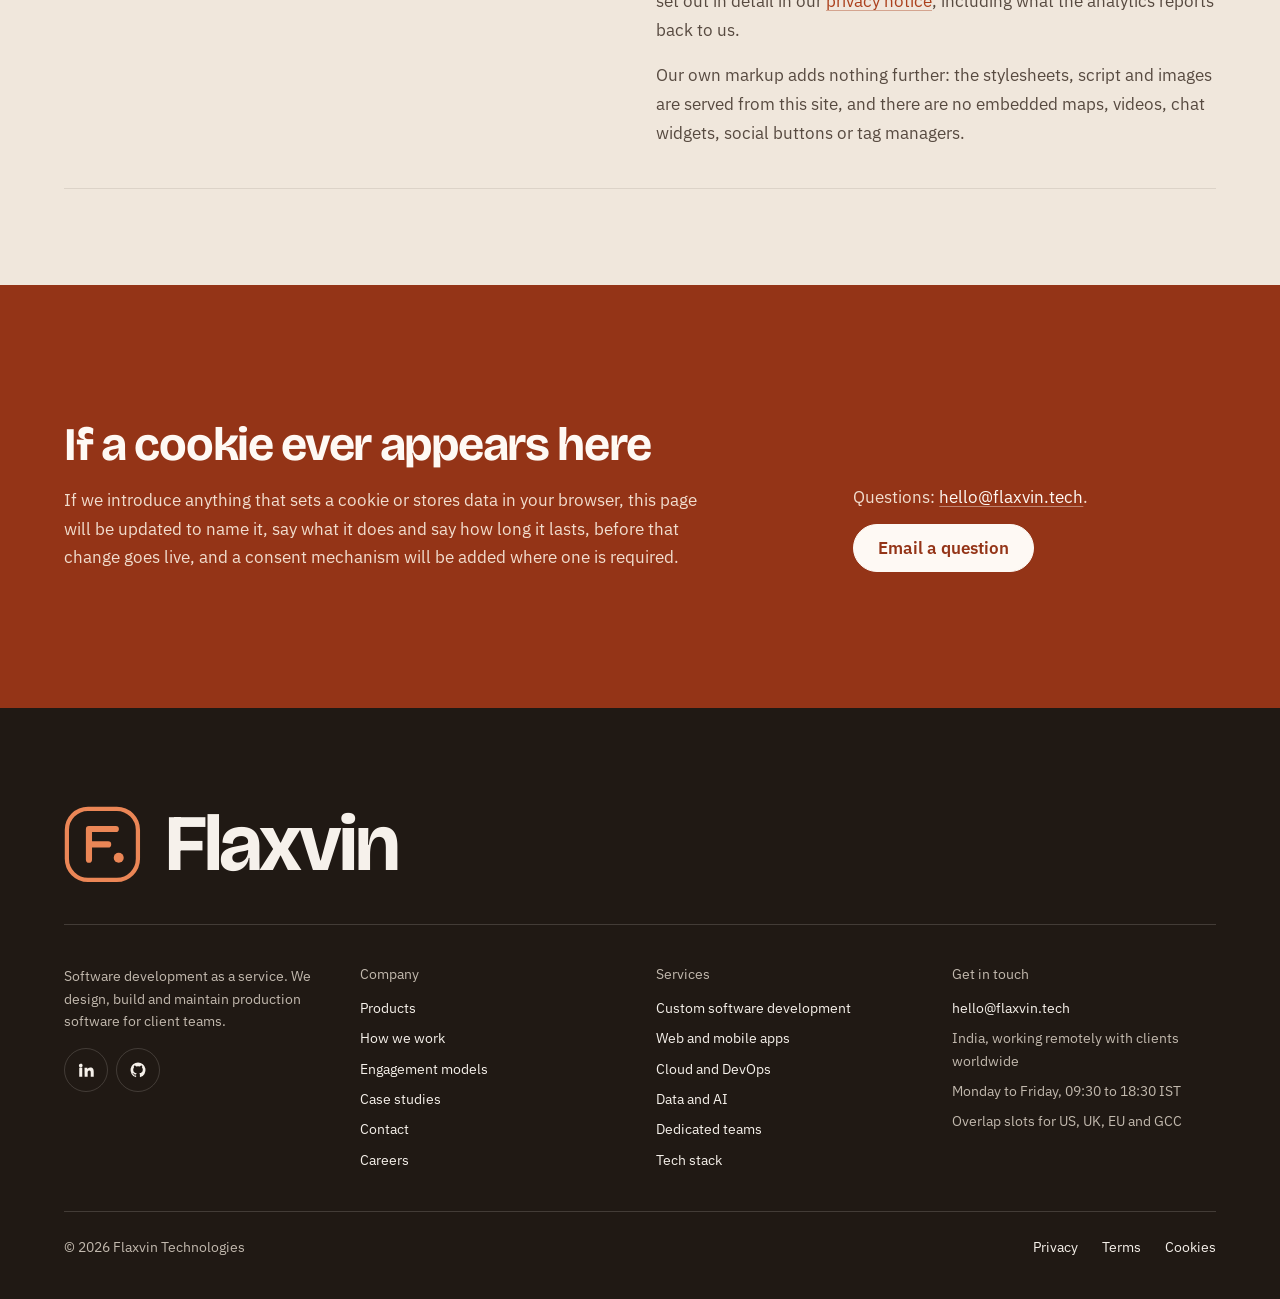
<file: cookies.html>
<!DOCTYPE html>
<html lang="en">
<head>
<meta charset="utf-8">
<meta name="viewport" content="width=device-width, initial-scale=1">
<title>Cookie notice, Flaxvin Technologies</title>
<meta name="description" content="This site sets no cookies, first-party or third-party, and stores nothing in your browser.">
<link rel="canonical" href="https://flaxvin.tech/cookies.html">
<meta name="color-scheme" content="light dark">
<meta name="theme-color" content="#f6f1e9" media="(prefers-color-scheme: light)">
<meta name="theme-color" content="#1a1714" media="(prefers-color-scheme: dark)">
<meta property="og:title" content="Cookie notice, Flaxvin Technologies">
<meta property="og:description" content="This site sets no cookies, first-party or third-party, and stores nothing in your browser.">
<meta property="og:site_name" content="Flaxvin Technologies">
<meta property="og:type" content="website">
<meta property="og:image" content="https://flaxvin.tech/og-image.png">
<meta property="og:image:width" content="1200">
<meta property="og:image:height" content="630">
<meta property="og:url" content="https://flaxvin.tech/cookies.html">
<meta name="twitter:card" content="summary_large_image">
<link rel="icon" href="favicon.ico" sizes="any">
<link rel="icon" href="favicon.svg" type="image/svg+xml">
<link rel="apple-touch-icon" href="assets/logo/apple-touch-icon.png">
<link rel="preconnect" href="https://fonts.googleapis.com">
<link rel="preconnect" href="https://fonts.gstatic.com" crossorigin>
<link rel="stylesheet" href="https://fonts.googleapis.com/css2?family=Bricolage+Grotesque:opsz,wght@12..96,700&family=IBM+Plex+Mono:wght@400&family=IBM+Plex+Sans:wght@400;600&display=swap">
<link rel="stylesheet" href="assets/css/site.css">
<link rel="stylesheet" href="assets/css/pages/cookies.css">
</head>
<body id="top">
<a class="skip" href="#main">Skip to content</a>
<header class="hdr">
  <div class="container hdr__in">
    <a class="brand" href="index.html" aria-label="Flaxvin Technologies, home">
      <svg class="brand__mark" viewBox="0 0 40 40" aria-hidden="true"><rect x="1.5" y="1.5" width="37" height="37" rx="11" fill="none" stroke="currentColor" stroke-width="2.2"/><path d="M13 28V12h14M13 20h10" stroke="currentColor" stroke-width="3.2" stroke-linecap="round" stroke-linejoin="round" fill="none"/><circle cx="28.5" cy="27" r="2.6" fill="currentColor"/></svg>
      <span class="brand__name">Flaxvin<span class="brand__sub">Technologies</span></span>
    </a>
    <button class="burger" id="burger" type="button" aria-label="Toggle navigation menu" aria-expanded="false" aria-controls="site-nav"><span></span></button>
    <nav class="nav" id="site-nav" aria-label="Primary">
      <a href="index.html">Home</a>
      <a href="services.html">Services</a>
      <a href="products.html">Products</a>
      <a href="industries.html">Industries</a>
      <a href="work.html">Work</a>
      <a href="engagement.html">Engagement</a>
      <a href="process.html">Process</a>
      <a href="tech.html">Tech stack</a>
      <a class="btn" href="contact.html">Start a project</a>
    </nav>
  </div>
</header>

<main id="main">
  <section class="page-hero" aria-labelledby="hero-title">
    <div class="container page-hero__in">
      <ol class="crumb"><li><a href="index.html">Home</a></li><li aria-current="page">Cookies</li></ol>
      <h1 id="hero-title">This site sets no cookies</h1>
      <p class="lead">No consent banner, because there is nothing to consent to.</p>
    </div>
  </section>

  <section class="sec doc" aria-labelledby="stored-title">
    <div class="container">
      <div class="head head--split">
        <h2 id="stored-title">Nothing, on either side</h2>
        <div class="doc__intro">
          <p class="doc__date">Effective <time datetime="2026-09-17">17 September 2026</time>.</p>
          <p>There is no consent banner on this site because there is nothing to consent to. No cookie is set by us, and none is set by anyone else through us.</p>
        </div>
      </div>
      <div class="pair">
        <div class="prose">
          <h3>In your browser</h3>
          <ul class="list">
            <li>No first-party cookies</li>
            <li>No third-party cookies</li>
            <li>No <code>localStorage</code> or <code>sessionStorage</code> entries</li>
            <li>No IndexedDB, cache manifests or service workers</li>
            <li>No device or browser fingerprinting</li>
          </ul>
          <p>You can confirm this yourself: open your browser&rsquo;s developer tools on any page of this site and inspect the Application or Storage tab. It will be empty, including after the third-party scripts described below have run.</p>
        </div>
        <div class="prose">
          <h3>Why there is no banner</h3>
          <p>Consent banners exist because sites place non-essential cookies before you have agreed to them. This site places none, essential or otherwise, so there is no consent to collect and no preference to store.</p>
          <p>A banner that stored your dismissal of the banner would itself be the only cookie on the site. We would rather not have one.</p>
        </div>
      </div>
    </div>
  </section>

  <section class="sec band doc" aria-labelledby="requests-title">
    <div class="container">
      <ul class="rows doc__split">
        <li class="row row--wide">
          <h2 id="requests-title" class="row__title">What leaves your browser</h2>
          <div class="row__body prose">
            <p>Each page loads three typefaces from Google Fonts (<code>fonts.googleapis.com</code> and <code>fonts.gstatic.com</code>). Google states that Google Fonts sets no cookies, but serving the files does disclose your IP address and user-agent to Google, as any request to any server does. We receive nothing from it.</p>
            <p>The network in front of this site, Cloudflare, adds two scripts of its own to every page: its Web Analytics beacon and an email-address obfuscator. Neither writes a cookie, and neither stores anything in your browser, which is why this page can still say what it says above. Both are set out in detail in our <a href="privacy.html">privacy notice</a>, including what the analytics reports back to us.</p>
            <p>Our own markup adds nothing further: the stylesheets, script and images are served from this site, and there are no embedded maps, videos, chat widgets, social buttons or tag managers.</p>
          </div>
        </li>
      </ul>
    </div>
  </section>

  <section class="sec band--deep close" aria-labelledby="close-title">
    <div class="container close__in">
      <div class="close__text prose">
        <h2 id="close-title">If a cookie ever appears here</h2>
        <p>If we introduce anything that sets a cookie or stores data in your browser, this page will be updated to name it, say what it does and say how long it lasts, before that change goes live, and a consent mechanism will be added where one is required.</p>
      </div>
      <div class="close__side">
        <p>Questions: <a href="mailto:hello@flaxvin.tech">hello@flaxvin.tech</a>.</p>
        <div class="actions"><a class="btn btn--primary" href="mailto:hello@flaxvin.tech">Email a question</a></div>
      </div>
    </div>
  </section>
</main>

<footer class="ftr">
  <div class="container">
    <a class="ftr__mast" href="index.html" aria-label="Flaxvin Technologies, home">
      <svg viewBox="0 0 40 40" aria-hidden="true"><rect x="1.5" y="1.5" width="37" height="37" rx="11" fill="none" stroke="currentColor" stroke-width="2.2"/><path d="M13 28V12h14M13 20h10" stroke="currentColor" stroke-width="3.2" stroke-linecap="round" stroke-linejoin="round" fill="none"/><circle cx="28.5" cy="27" r="2.6" fill="currentColor"/></svg>
      <span class="ftr__word">Flaxvin</span>
    </a>
    <div class="ftr__cols">
      <div class="ftr__about">
        <p>Software development as a service. We design, build and maintain production software for client teams.</p>
        <div class="social">
          <a href="https://www.linkedin.com/company/flaxvin" target="_blank" rel="noopener" aria-label="Flaxvin Technologies on LinkedIn"><svg viewBox="0 0 24 24" fill="currentColor" aria-hidden="true"><path d="M4.98 3.5A2.5 2.5 0 1 0 5 8.5a2.5 2.5 0 0 0-.02-5zM3 9h4v12H3zM10 9h3.8v1.7h.05A4.2 4.2 0 0 1 17.6 8.7c4 0 4.7 2.6 4.7 6V21h-4v-5.5c0-1.3 0-3-1.9-3s-2.2 1.4-2.2 2.9V21h-4z"/></svg></a>
          <a href="https://github.com/flaxvin" target="_blank" rel="noopener" aria-label="Flaxvin Technologies on GitHub"><svg viewBox="0 0 24 24" fill="currentColor" aria-hidden="true"><path d="M12 2a10 10 0 0 0-3.16 19.49c.5.09.68-.22.68-.48v-1.7c-2.78.6-3.37-1.34-3.37-1.34-.45-1.16-1.11-1.47-1.11-1.47-.91-.62.07-.6.07-.6 1 .07 1.53 1.03 1.53 1.03.9 1.53 2.36 1.09 2.94.83.09-.65.35-1.09.63-1.34-2.22-.25-4.56-1.11-4.56-4.94 0-1.09.39-1.98 1.03-2.68-.1-.25-.45-1.27.1-2.64 0 0 .84-.27 2.75 1.02a9.5 9.5 0 0 1 5 0c1.91-1.29 2.75-1.02 2.75-1.02.55 1.37.2 2.39.1 2.64.64.7 1.03 1.59 1.03 2.68 0 3.84-2.34 4.69-4.57 4.94.36.31.68.92.68 1.85v2.74c0 .27.18.58.69.48A10 10 0 0 0 12 2z"/></svg></a>
        </div>
      </div>
      <nav aria-label="Company">
        <h2>Company</h2>
        <ul>
          <li><a href="products.html">Products</a></li>
          <li><a href="process.html">How we work</a></li>
          <li><a href="engagement.html">Engagement models</a></li>
          <li><a href="work.html">Case studies</a></li>
          <li><a href="contact.html">Contact</a></li>
          <li><a href="mailto:careers@flaxvin.tech">Careers</a></li>
        </ul>
      </nav>
      <nav aria-label="Services">
        <h2>Services</h2>
        <ul>
          <li><a href="services.html">Custom software development</a></li>
          <li><a href="services.html">Web and mobile apps</a></li>
          <li><a href="services.html">Cloud and DevOps</a></li>
          <li><a href="services.html">Data and AI</a></li>
          <li><a href="services.html">Dedicated teams</a></li>
          <li><a href="tech.html">Tech stack</a></li>
        </ul>
      </nav>
      <div class="ftr__contact">
        <h2>Get in touch</h2>
        <ul>
          <li><a href="mailto:hello@flaxvin.tech">hello@flaxvin.tech</a></li>
          <li class="muted">India, working remotely with clients worldwide</li>
          <li class="muted">Monday to Friday, 09:30 to 18:30 IST</li>
          <li class="muted">Overlap slots for US, UK, EU and GCC</li>
        </ul>
      </div>
    </div>
    <div class="ftr__bar">
      <p>&copy; <span id="year">2026</span> Flaxvin Technologies</p>
      <ul class="ftr__legal">
        <li><a href="privacy.html">Privacy</a></li>
        <li><a href="terms.html">Terms</a></li>
        <li><a href="cookies.html" aria-current="page">Cookies</a></li>
      </ul>
    </div>
  </div>
</footer>
<script src="assets/js/site.js" defer></script>
</body>
</html>
</file>
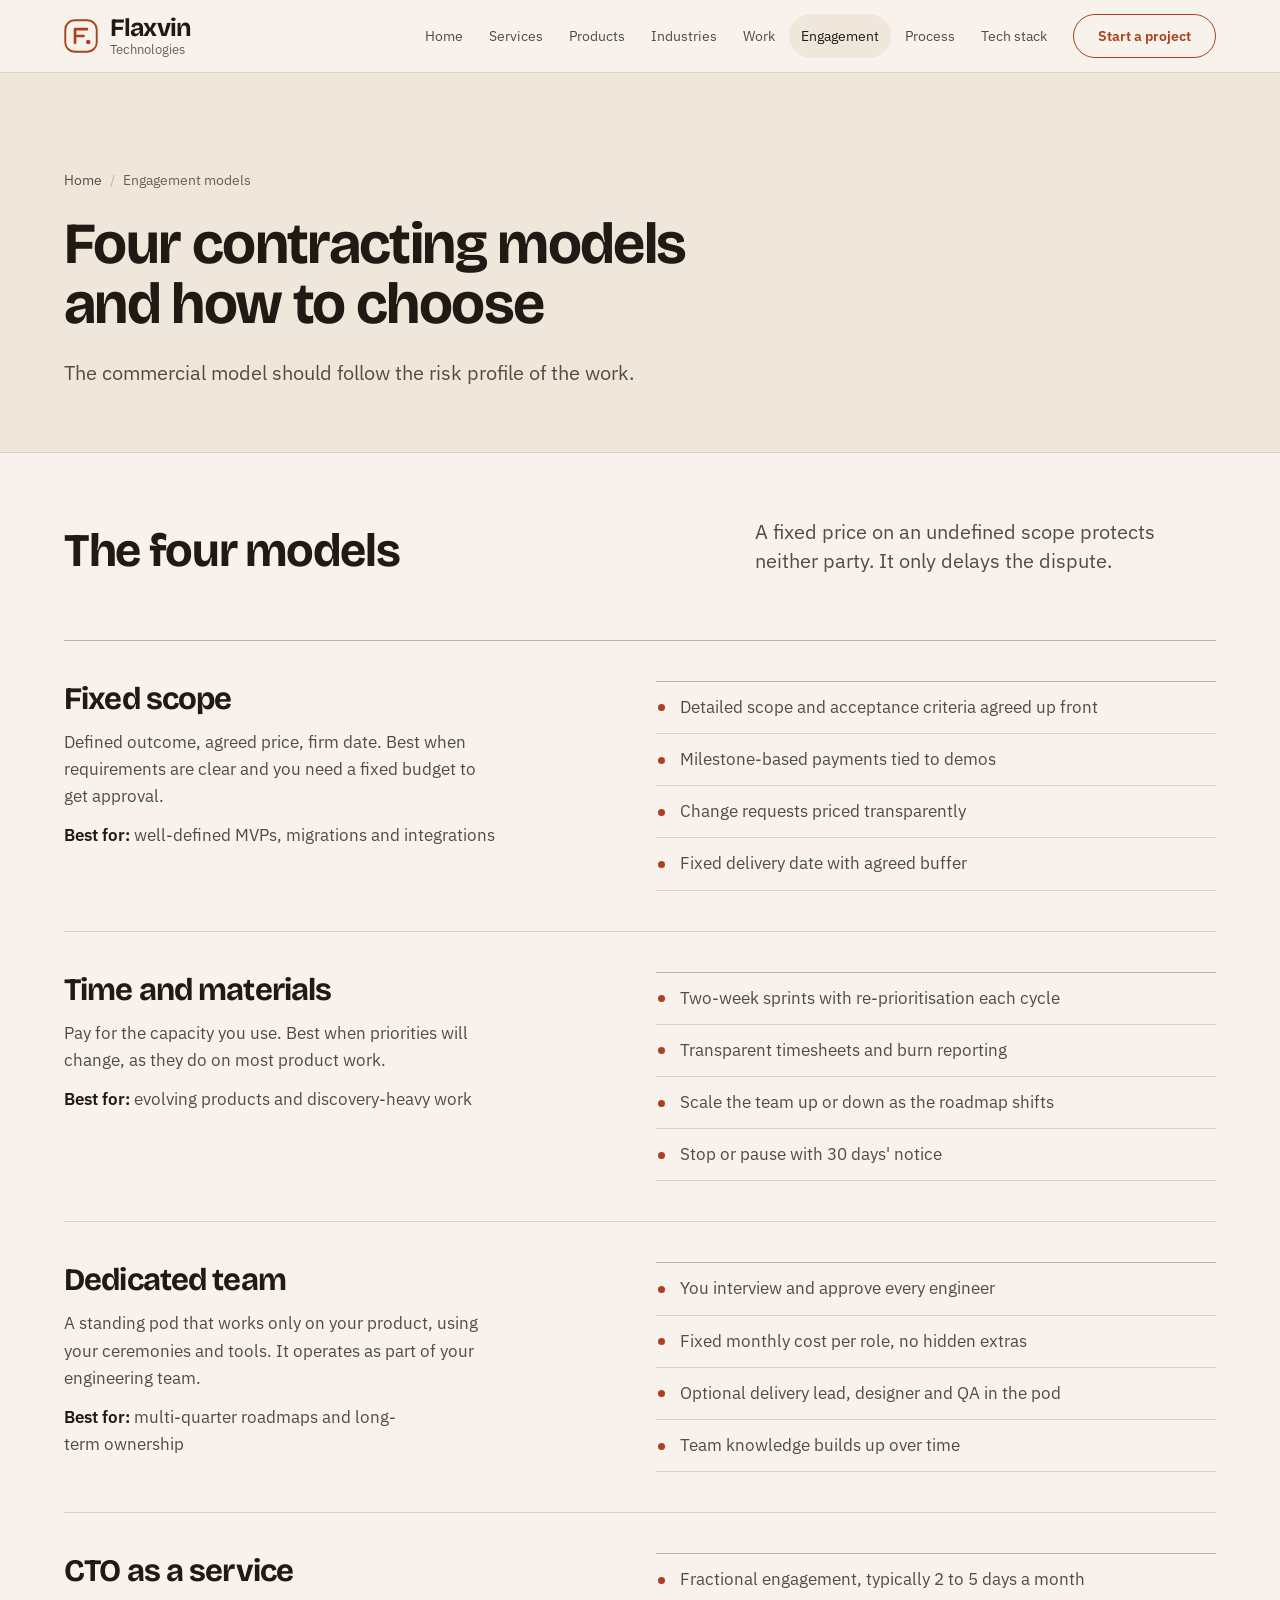
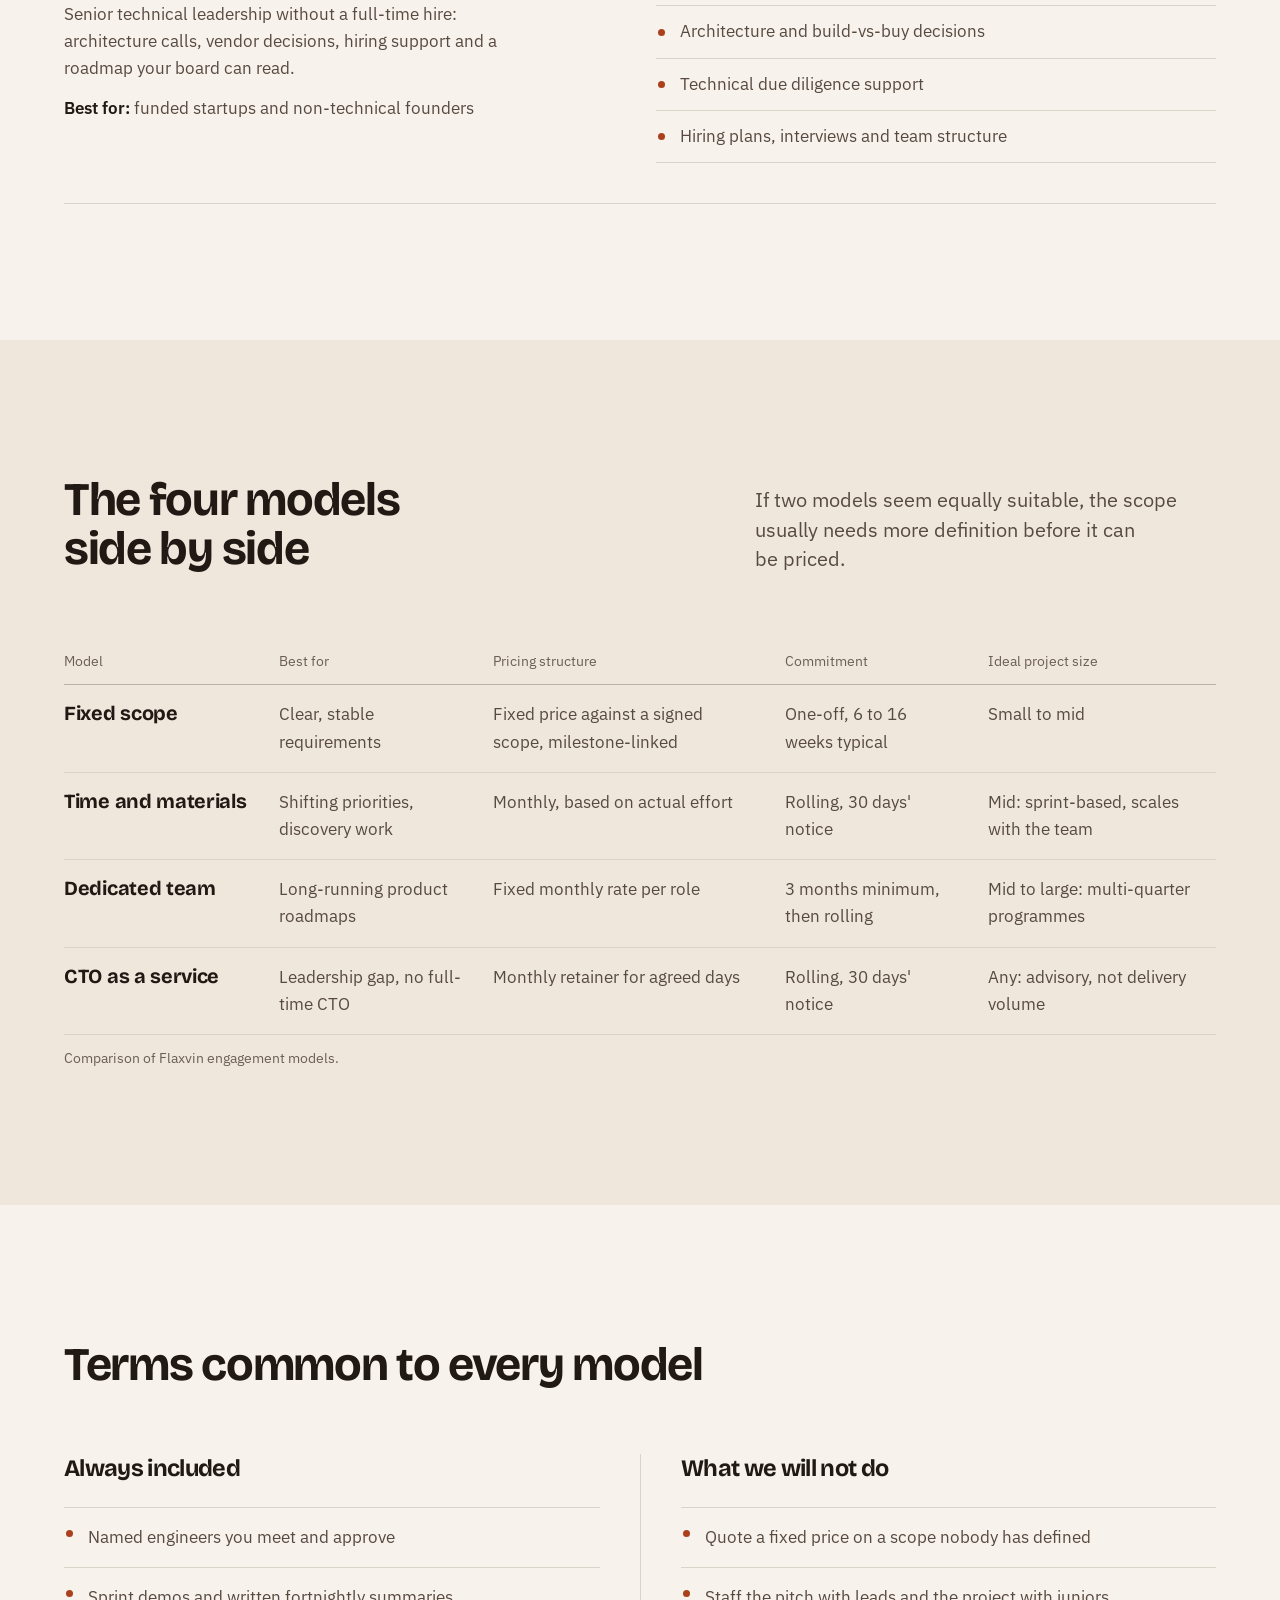
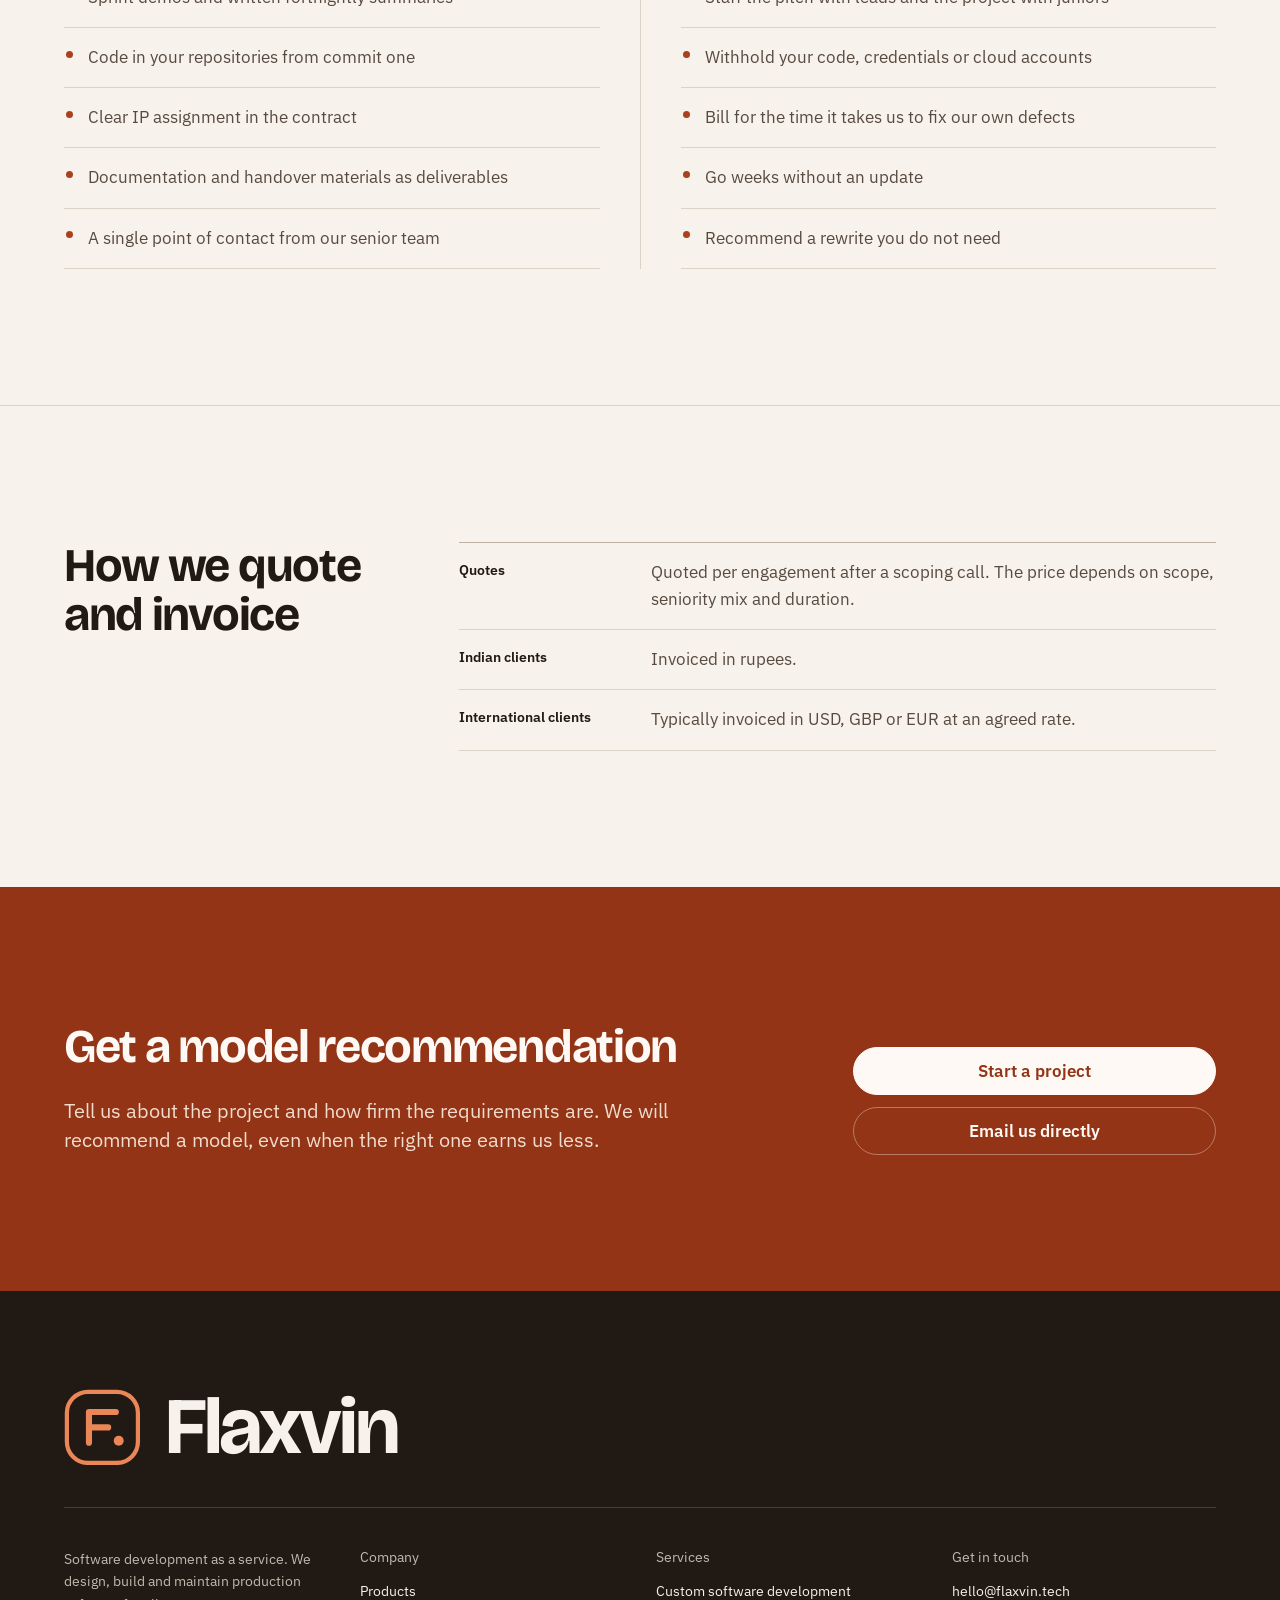
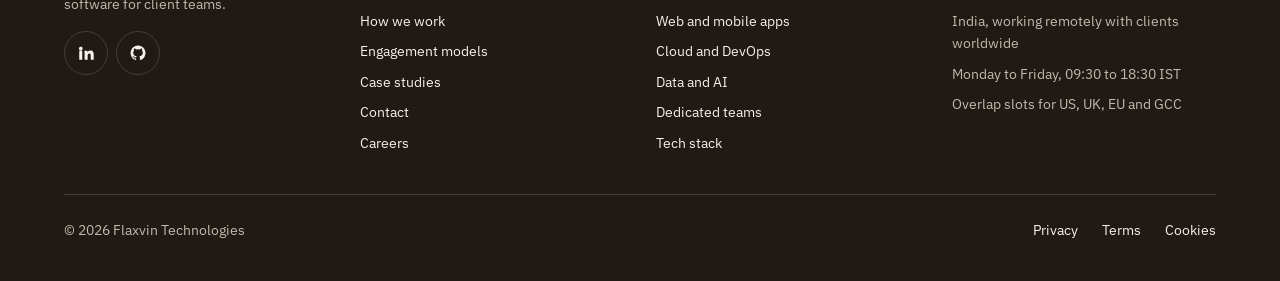
<file: engagement.html>
<!DOCTYPE html>
<html lang="en">
<head>
<meta charset="utf-8">
<meta name="viewport" content="width=device-width, initial-scale=1">
<title>Engagement models, Flaxvin Technologies</title>
<meta name="description" content="Fixed scope, time and materials, dedicated team, and CTO as a service, compared on best fit, pricing structure, commitment and ideal project size.">
<link rel="canonical" href="https://flaxvin.tech/engagement.html">
<meta name="color-scheme" content="light dark">
<meta name="theme-color" content="#f6f1e9" media="(prefers-color-scheme: light)">
<meta name="theme-color" content="#1a1714" media="(prefers-color-scheme: dark)">
<meta property="og:title" content="Engagement models, Flaxvin Technologies">
<meta property="og:description" content="Fixed scope, time and materials, dedicated team, and CTO as a service, compared on best fit, pricing structure, commitment and ideal project size.">
<meta property="og:site_name" content="Flaxvin Technologies">
<meta property="og:type" content="website">
<meta property="og:image" content="https://flaxvin.tech/og-image.png">
<meta property="og:image:width" content="1200">
<meta property="og:image:height" content="630">
<meta property="og:url" content="https://flaxvin.tech/engagement.html">
<meta name="twitter:card" content="summary_large_image">
<link rel="icon" href="favicon.ico" sizes="any">
<link rel="icon" href="favicon.svg" type="image/svg+xml">
<link rel="apple-touch-icon" href="assets/logo/apple-touch-icon.png">
<link rel="preconnect" href="https://fonts.googleapis.com">
<link rel="preconnect" href="https://fonts.gstatic.com" crossorigin>
<link rel="stylesheet" href="https://fonts.googleapis.com/css2?family=Bricolage+Grotesque:opsz,wght@12..96,700&family=IBM+Plex+Mono:wght@400&family=IBM+Plex+Sans:wght@400;600&display=swap">
<link rel="stylesheet" href="assets/css/site.css">
<link rel="stylesheet" href="assets/css/pages/engagement.css">
</head>
<body id="top">
<a class="skip" href="#main">Skip to content</a>
<header class="hdr">
  <div class="container hdr__in">
    <a class="brand" href="index.html" aria-label="Flaxvin Technologies, home">
      <svg class="brand__mark" viewBox="0 0 40 40" aria-hidden="true"><rect x="1.5" y="1.5" width="37" height="37" rx="11" fill="none" stroke="currentColor" stroke-width="2.2"/><path d="M13 28V12h14M13 20h10" stroke="currentColor" stroke-width="3.2" stroke-linecap="round" stroke-linejoin="round" fill="none"/><circle cx="28.5" cy="27" r="2.6" fill="currentColor"/></svg>
      <span class="brand__name">Flaxvin<span class="brand__sub">Technologies</span></span>
    </a>
    <button class="burger" id="burger" type="button" aria-label="Toggle navigation menu" aria-expanded="false" aria-controls="site-nav"><span></span></button>
    <nav class="nav" id="site-nav" aria-label="Primary">
      <a href="index.html">Home</a>
      <a href="services.html">Services</a>
      <a href="products.html">Products</a>
      <a href="industries.html">Industries</a>
      <a href="work.html">Work</a>
      <a href="engagement.html" aria-current="page">Engagement</a>
      <a href="process.html">Process</a>
      <a href="tech.html">Tech stack</a>
      <a class="btn" href="contact.html">Start a project</a>
    </nav>
  </div>
</header>

<main id="main">
  <section class="page-hero" aria-labelledby="hero-title">
    <div class="container page-hero__in">
      <ol class="crumb"><li><a href="index.html">Home</a></li><li aria-current="page">Engagement models</li></ol>
      <h1 id="hero-title">Four contracting models and how to choose</h1>
      <p class="lead">The commercial model should follow the risk profile of the work.</p>
    </div>
  </section>

  <section class="sec" aria-labelledby="models-title">
    <div class="container">
      <div class="head head--split">
        <h2 id="models-title">The four models</h2>
        <p class="lead">A fixed price on an undefined scope protects neither party. It only delays the dispute.</p>
      </div>
      <ol class="rows models">
        <li class="row row--wide">
          <div class="row__title">
            <h3>Fixed scope</h3>
            <p>Defined outcome, agreed price, firm date. Best when requirements are clear and you need a fixed budget to get approval.</p>
            <p class="models__fit"><strong>Best for:</strong> well-defined MVPs, migrations and integrations</p>
          </div>
          <div class="row__body"><ul class="list">
            <li>Detailed scope and acceptance criteria agreed up front</li>
            <li>Milestone-based payments tied to demos</li>
            <li>Change requests priced transparently</li>
            <li>Fixed delivery date with agreed buffer</li>
          </ul></div>
        </li>
        <li class="row row--wide">
          <div class="row__title">
            <h3>Time and materials</h3>
            <p>Pay for the capacity you use. Best when priorities will change, as they do on most product work.</p>
            <p class="models__fit"><strong>Best for:</strong> evolving products and discovery-heavy work</p>
          </div>
          <div class="row__body"><ul class="list">
            <li>Two-week sprints with re-prioritisation each cycle</li>
            <li>Transparent timesheets and burn reporting</li>
            <li>Scale the team up or down as the roadmap shifts</li>
            <li>Stop or pause with 30 days' notice</li>
          </ul></div>
        </li>
        <li class="row row--wide">
          <div class="row__title">
            <h3>Dedicated team</h3>
            <p>A standing pod that works only on your product, using your ceremonies and tools. It operates as part of your engineering team.</p>
            <p class="models__fit"><strong>Best for:</strong> multi-quarter roadmaps and long-term ownership</p>
          </div>
          <div class="row__body"><ul class="list">
            <li>You interview and approve every engineer</li>
            <li>Fixed monthly cost per role, no hidden extras</li>
            <li>Optional delivery lead, designer and QA in the pod</li>
            <li>Team knowledge builds up over time</li>
          </ul></div>
        </li>
        <li class="row row--wide">
          <div class="row__title">
            <h3>CTO as a service</h3>
            <p>Senior technical leadership without a full-time hire: architecture calls, vendor decisions, hiring support and a roadmap your board can read.</p>
            <p class="models__fit"><strong>Best for:</strong> funded startups and non-technical founders</p>
          </div>
          <div class="row__body"><ul class="list">
            <li>Fractional engagement, typically 2 to 5 days a month</li>
            <li>Architecture and build-vs-buy decisions</li>
            <li>Technical due diligence support</li>
            <li>Hiring plans, interviews and team structure</li>
          </ul></div>
        </li>
      </ol>
    </div>
  </section>

  <section class="sec band" aria-labelledby="compare-title">
    <div class="container">
      <div class="head head--split">
        <h2 id="compare-title">The four models side by side</h2>
        <p class="lead">If two models seem equally suitable, the scope usually needs more definition before it can be priced.</p>
      </div>
      <div class="register-wrap" tabindex="0" role="region" aria-labelledby="compare-title">
        <table class="register register--stack compare">
          <caption>Comparison of Flaxvin engagement models.</caption>
          <thead><tr><th scope="col">Model</th><th scope="col">Best for</th><th scope="col">Pricing structure</th><th scope="col">Commitment</th><th scope="col">Ideal project size</th></tr></thead>
          <tbody>
            <tr><th scope="row">Fixed scope</th><td data-label="Best for">Clear, stable requirements</td><td data-label="Pricing structure">Fixed price against a signed scope, milestone-linked</td><td data-label="Commitment">One-off, 6 to 16 weeks typical</td><td data-label="Ideal project size">Small to mid</td></tr>
            <tr><th scope="row">Time and materials</th><td data-label="Best for">Shifting priorities, discovery work</td><td data-label="Pricing structure">Monthly, based on actual effort</td><td data-label="Commitment">Rolling, 30 days' notice</td><td data-label="Ideal project size">Mid: sprint-based, scales with the team</td></tr>
            <tr><th scope="row">Dedicated team</th><td data-label="Best for">Long-running product roadmaps</td><td data-label="Pricing structure">Fixed monthly rate per role</td><td data-label="Commitment">3 months minimum, then rolling</td><td data-label="Ideal project size">Mid to large: multi-quarter programmes</td></tr>
            <tr><th scope="row">CTO as a service</th><td data-label="Best for">Leadership gap, no full-time CTO</td><td data-label="Pricing structure">Monthly retainer for agreed days</td><td data-label="Commitment">Rolling, 30 days' notice</td><td data-label="Ideal project size">Any: advisory, not delivery volume</td></tr>
          </tbody>
        </table>
      </div>
    </div>
  </section>

  <section class="sec" aria-labelledby="terms-title">
    <div class="container">
      <div class="head">
        <h2 id="terms-title">Terms common to every model</h2>
      </div>
      <div class="terms">
        <div class="terms__side">
          <h3>Always included</h3>
          <ul class="list">
            <li>Named engineers you meet and approve</li>
            <li>Sprint demos and written fortnightly summaries</li>
            <li>Code in your repositories from commit one</li>
            <li>Clear IP assignment in the contract</li>
            <li>Documentation and handover materials as deliverables</li>
            <li>A single point of contact from our senior team</li>
          </ul>
        </div>
        <div class="terms__side">
          <h3>What we will not do</h3>
          <ul class="list">
            <li>Quote a fixed price on a scope nobody has defined</li>
            <li>Staff the pitch with leads and the project with juniors</li>
            <li>Withhold your code, credentials or cloud accounts</li>
            <li>Bill for the time it takes us to fix our own defects</li>
            <li>Go weeks without an update</li>
            <li>Recommend a rewrite you do not need</li>
          </ul>
        </div>
      </div>
    </div>
  </section>

  <section class="sec" aria-labelledby="pricing-title">
    <div class="container cols">
      <div class="head span-4">
        <h2 id="pricing-title">How we quote and invoice</h2>
      </div>
      <dl class="spec pricing span-8">
        <dt>Quotes</dt>
        <dd>Quoted per engagement after a scoping call. The price depends on scope, seniority mix and duration.</dd>
        <dt>Indian clients</dt>
        <dd>Invoiced in rupees.</dd>
        <dt>International clients</dt>
        <dd>Typically invoiced in USD, GBP or EUR at an agreed rate.</dd>
      </dl>
    </div>
  </section>

  <section class="sec band--deep close" aria-labelledby="close-title">
    <div class="container close__in">
      <div class="close__text">
        <h2 id="close-title">Get a model recommendation</h2>
        <p class="lead">Tell us about the project and how firm the requirements are. We will recommend a model, even when the right one earns us less.</p>
      </div>
      <div class="close__side">
        <a class="btn btn--primary" href="contact.html">Start a project</a>
        <a class="btn" href="mailto:hello@flaxvin.tech">Email us directly</a>
      </div>
    </div>
  </section>
</main>


<footer class="ftr">
  <div class="container">
    <a class="ftr__mast" href="index.html" aria-label="Flaxvin Technologies, home">
      <svg viewBox="0 0 40 40" aria-hidden="true"><rect x="1.5" y="1.5" width="37" height="37" rx="11" fill="none" stroke="currentColor" stroke-width="2.2"/><path d="M13 28V12h14M13 20h10" stroke="currentColor" stroke-width="3.2" stroke-linecap="round" stroke-linejoin="round" fill="none"/><circle cx="28.5" cy="27" r="2.6" fill="currentColor"/></svg>
      <span class="ftr__word">Flaxvin</span>
    </a>
    <div class="ftr__cols">
      <div class="ftr__about">
        <p>Software development as a service. We design, build and maintain production software for client teams.</p>
        <div class="social">
          <a href="https://www.linkedin.com/company/flaxvin" target="_blank" rel="noopener" aria-label="Flaxvin Technologies on LinkedIn"><svg viewBox="0 0 24 24" fill="currentColor" aria-hidden="true"><path d="M4.98 3.5A2.5 2.5 0 1 0 5 8.5a2.5 2.5 0 0 0-.02-5zM3 9h4v12H3zM10 9h3.8v1.7h.05A4.2 4.2 0 0 1 17.6 8.7c4 0 4.7 2.6 4.7 6V21h-4v-5.5c0-1.3 0-3-1.9-3s-2.2 1.4-2.2 2.9V21h-4z"/></svg></a>
          <a href="https://github.com/flaxvin" target="_blank" rel="noopener" aria-label="Flaxvin Technologies on GitHub"><svg viewBox="0 0 24 24" fill="currentColor" aria-hidden="true"><path d="M12 2a10 10 0 0 0-3.16 19.49c.5.09.68-.22.68-.48v-1.7c-2.78.6-3.37-1.34-3.37-1.34-.45-1.16-1.11-1.47-1.11-1.47-.91-.62.07-.6.07-.6 1 .07 1.53 1.03 1.53 1.03.9 1.53 2.36 1.09 2.94.83.09-.65.35-1.09.63-1.34-2.22-.25-4.56-1.11-4.56-4.94 0-1.09.39-1.98 1.03-2.68-.1-.25-.45-1.27.1-2.64 0 0 .84-.27 2.75 1.02a9.5 9.5 0 0 1 5 0c1.91-1.29 2.75-1.02 2.75-1.02.55 1.37.2 2.39.1 2.64.64.7 1.03 1.59 1.03 2.68 0 3.84-2.34 4.69-4.57 4.94.36.31.68.92.68 1.85v2.74c0 .27.18.58.69.48A10 10 0 0 0 12 2z"/></svg></a>
        </div>
      </div>
      <nav aria-label="Company">
        <h2>Company</h2>
        <ul>
          <li><a href="products.html">Products</a></li>
          <li><a href="process.html">How we work</a></li>
          <li><a href="engagement.html">Engagement models</a></li>
          <li><a href="work.html">Case studies</a></li>
          <li><a href="contact.html">Contact</a></li>
          <li><a href="mailto:careers@flaxvin.tech">Careers</a></li>
        </ul>
      </nav>
      <nav aria-label="Services">
        <h2>Services</h2>
        <ul>
          <li><a href="services.html">Custom software development</a></li>
          <li><a href="services.html">Web and mobile apps</a></li>
          <li><a href="services.html">Cloud and DevOps</a></li>
          <li><a href="services.html">Data and AI</a></li>
          <li><a href="services.html">Dedicated teams</a></li>
          <li><a href="tech.html">Tech stack</a></li>
        </ul>
      </nav>
      <div class="ftr__contact">
        <h2>Get in touch</h2>
        <ul>
          <li><a href="mailto:hello@flaxvin.tech">hello@flaxvin.tech</a></li>
          <li class="muted">India, working remotely with clients worldwide</li>
          <li class="muted">Monday to Friday, 09:30 to 18:30 IST</li>
          <li class="muted">Overlap slots for US, UK, EU and GCC</li>
        </ul>
      </div>
    </div>
    <div class="ftr__bar">
      <p>&copy; <span id="year">2026</span> Flaxvin Technologies</p>
      <ul class="ftr__legal">
        <li><a href="privacy.html">Privacy</a></li>
        <li><a href="terms.html">Terms</a></li>
        <li><a href="cookies.html">Cookies</a></li>
      </ul>
    </div>
  </div>
</footer>
<script src="assets/js/site.js" defer></script>
</body>
</html>
</file>
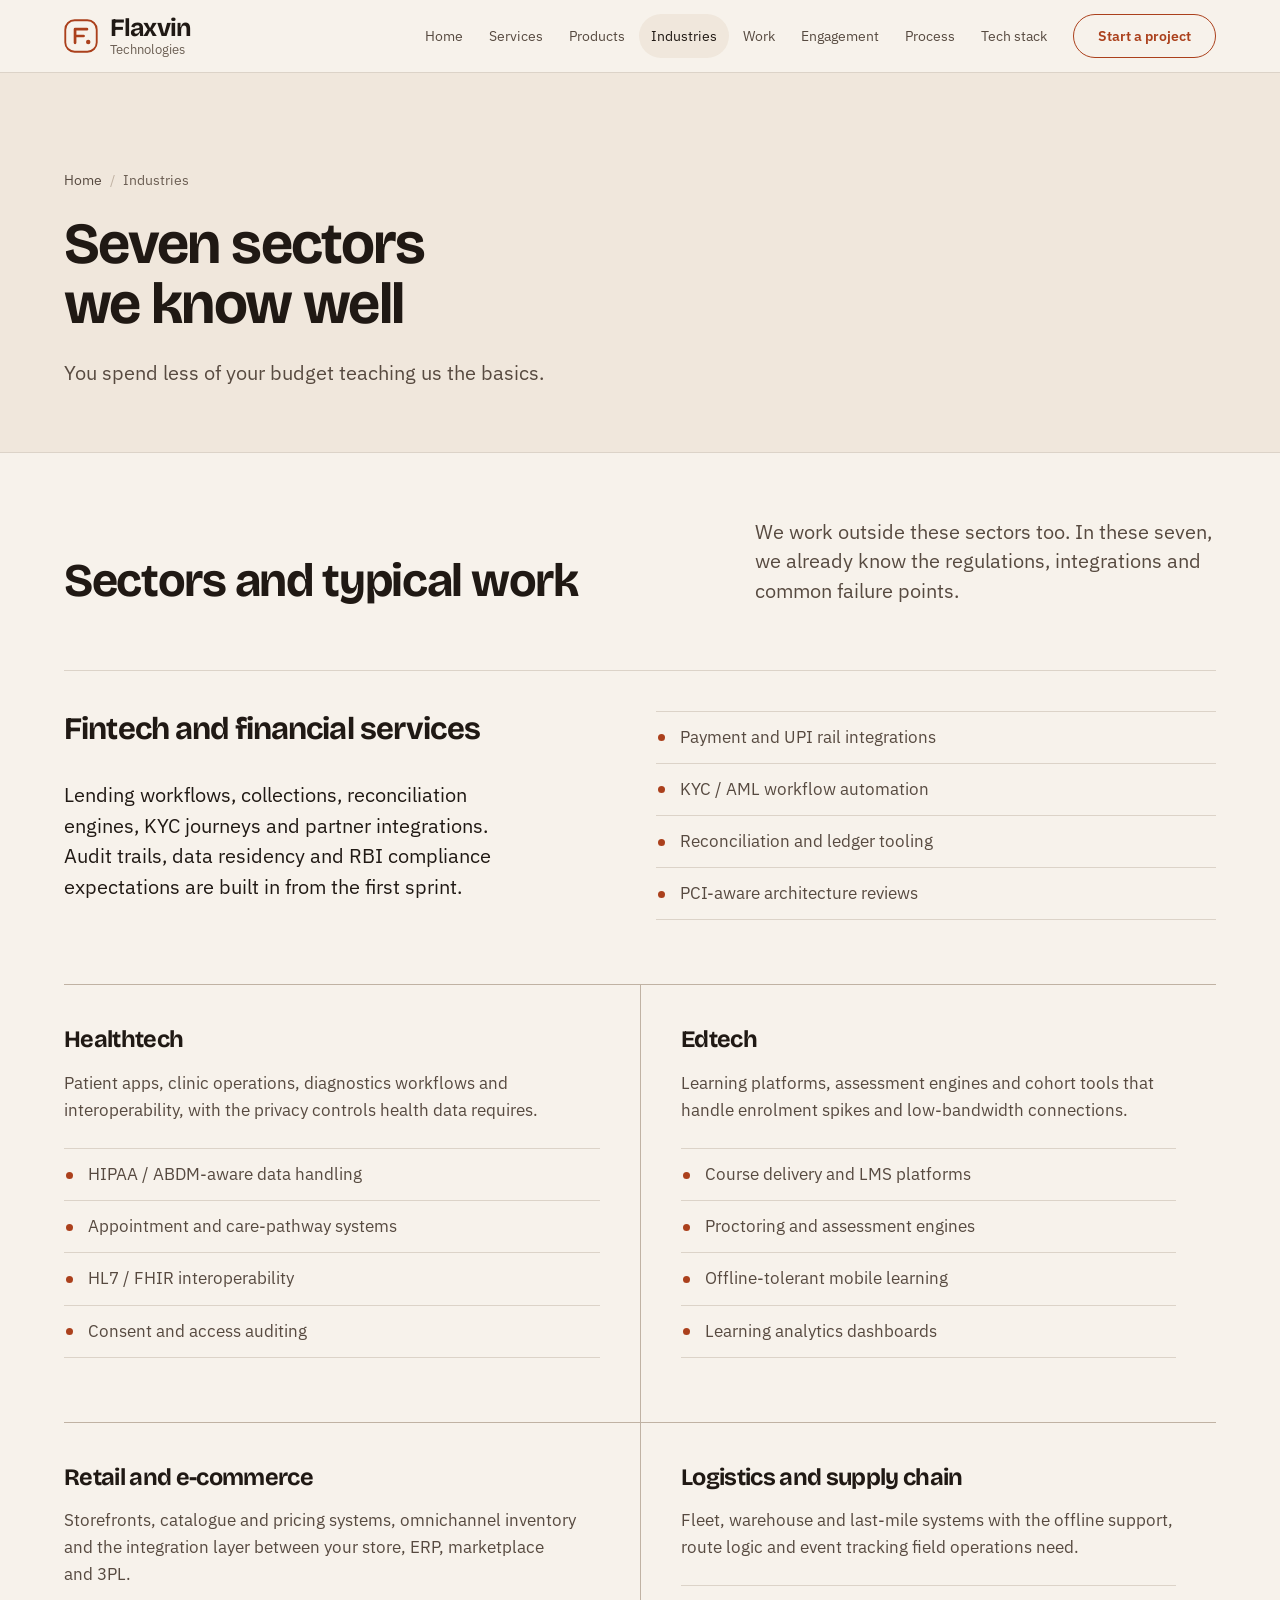
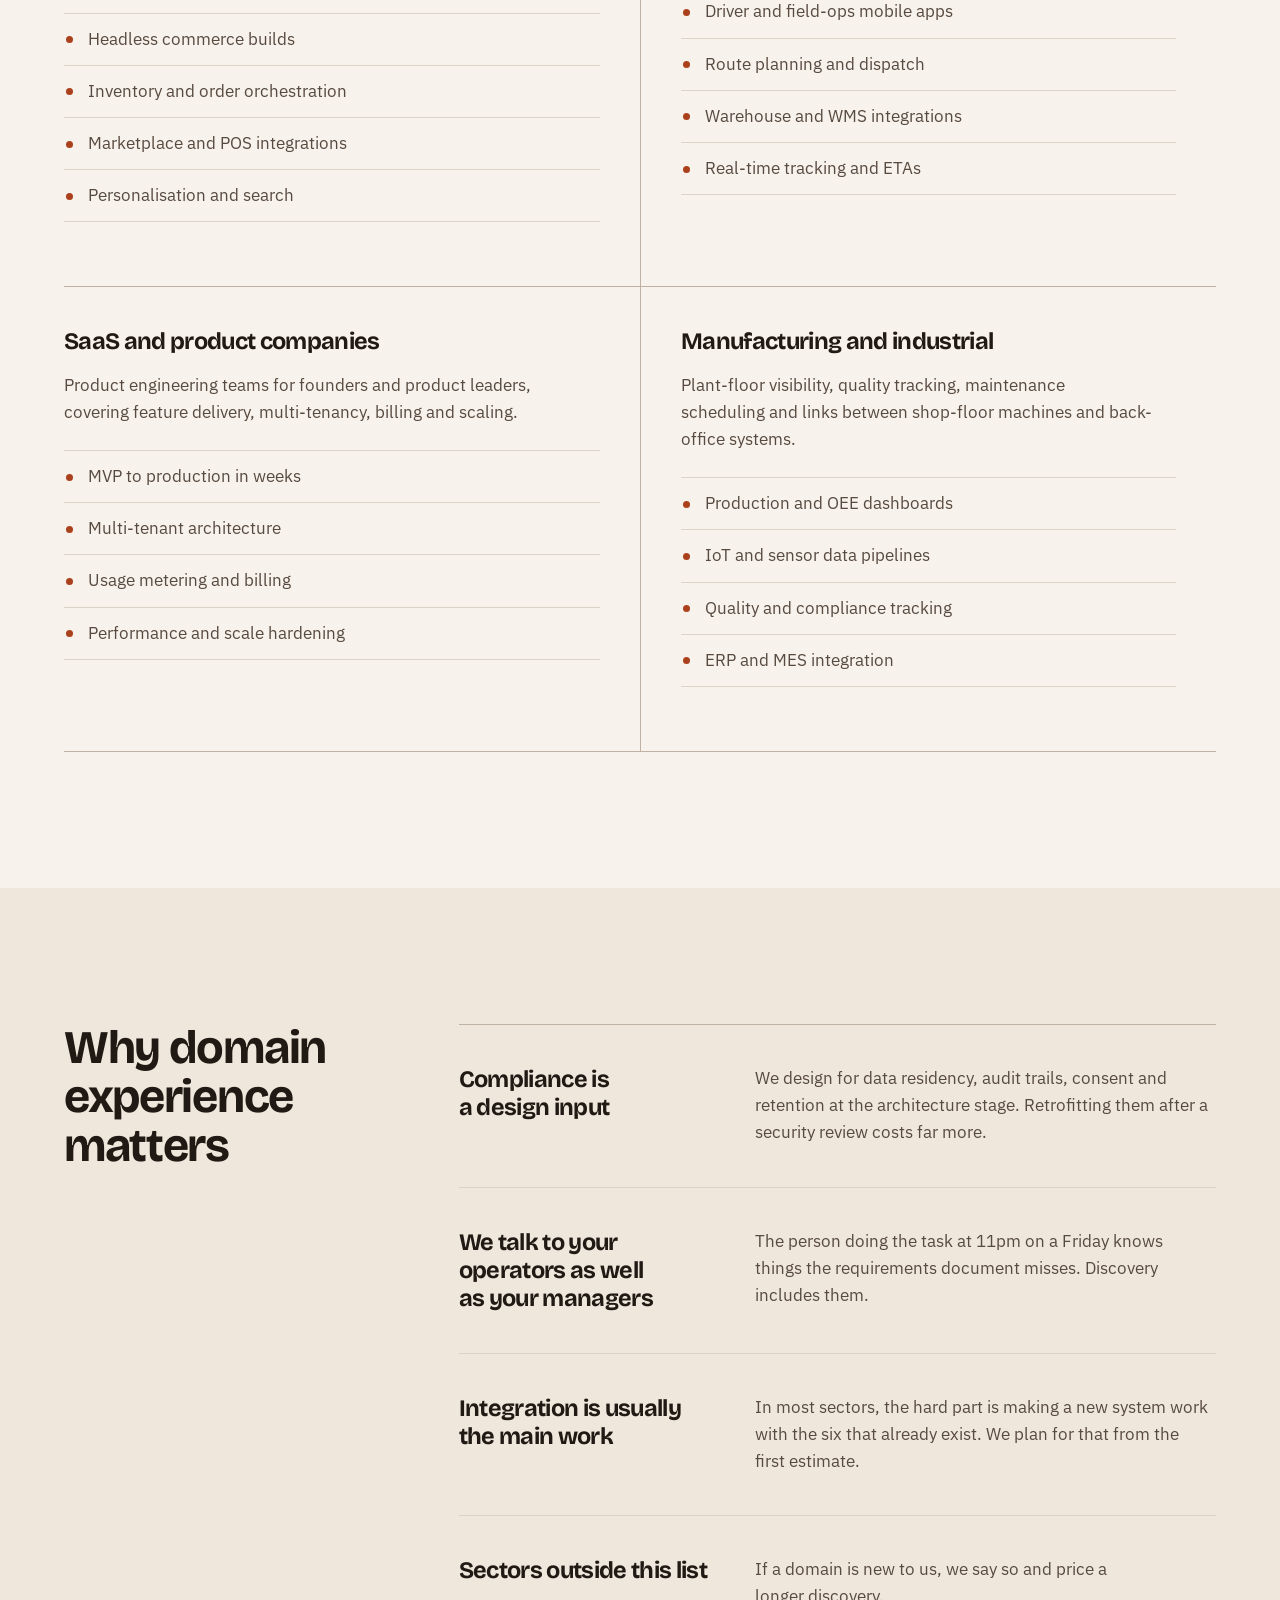
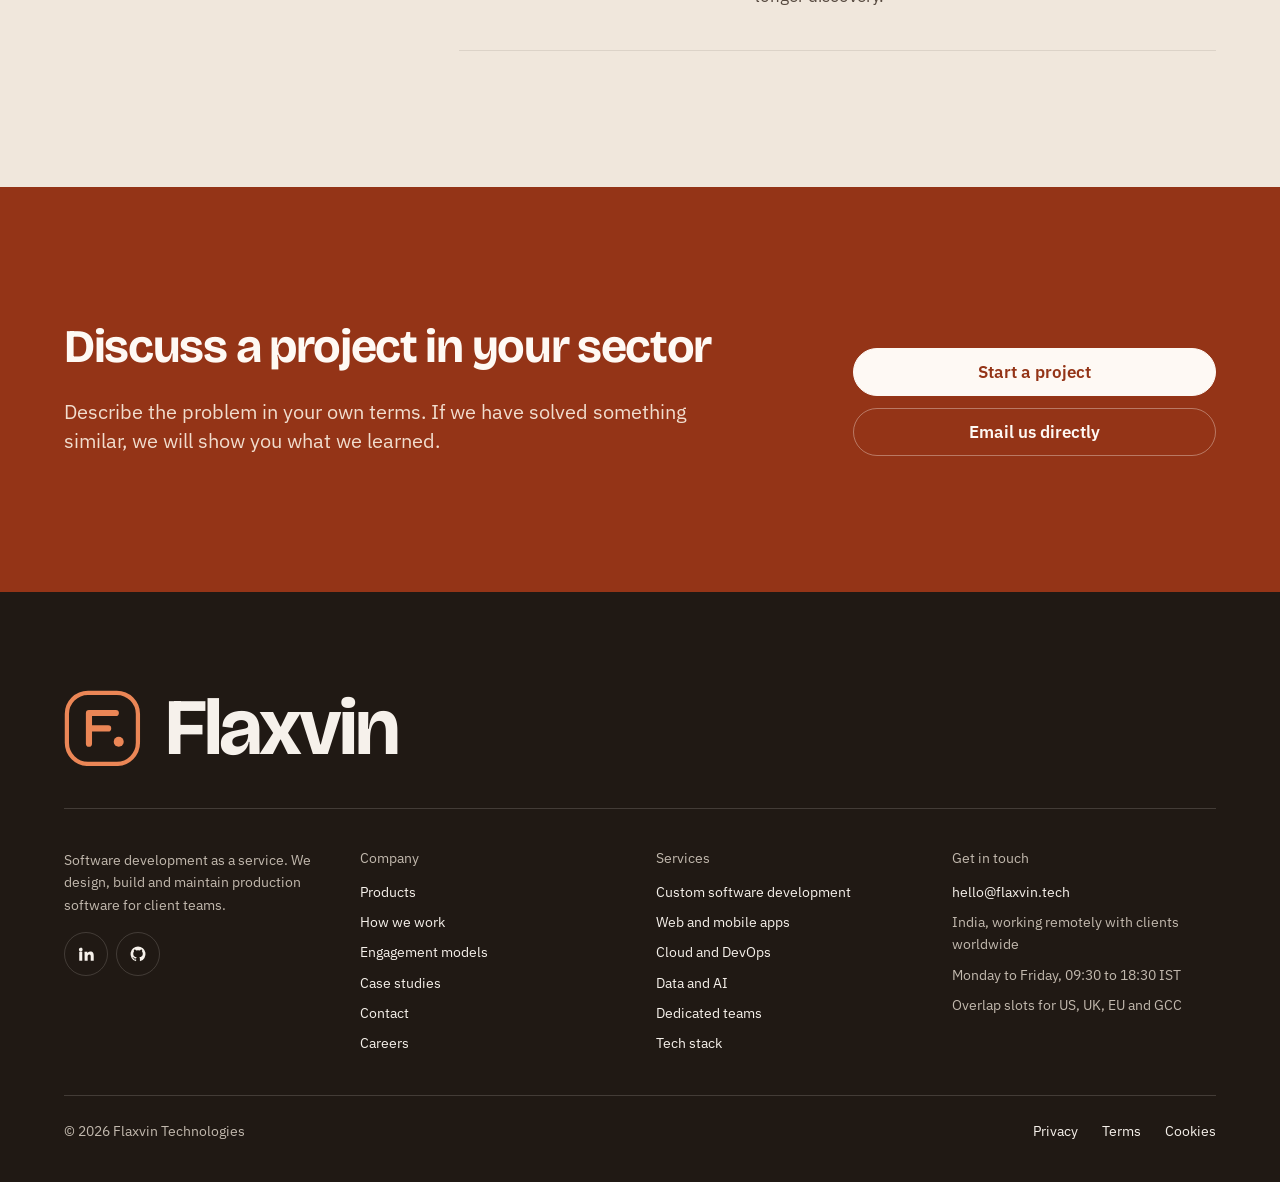
<file: industries.html>
<!DOCTYPE html>
<html lang="en">
<head>
<meta charset="utf-8">
<meta name="viewport" content="width=device-width, initial-scale=1">
<title>Industries, Flaxvin Technologies</title>
<meta name="description" content="Software development for fintech, healthtech, edtech, retail and e-commerce, logistics, SaaS products and manufacturing.">
<link rel="canonical" href="https://flaxvin.tech/industries.html">
<meta name="color-scheme" content="light dark">
<meta name="theme-color" content="#f6f1e9" media="(prefers-color-scheme: light)">
<meta name="theme-color" content="#1a1714" media="(prefers-color-scheme: dark)">
<meta property="og:title" content="Industries, Flaxvin Technologies">
<meta property="og:description" content="Software development for fintech, healthtech, edtech, retail and e-commerce, logistics, SaaS products and manufacturing.">
<meta property="og:site_name" content="Flaxvin Technologies">
<meta property="og:type" content="website">
<meta property="og:image" content="https://flaxvin.tech/og-image.png">
<meta property="og:image:width" content="1200">
<meta property="og:image:height" content="630">
<meta property="og:url" content="https://flaxvin.tech/industries.html">
<meta name="twitter:card" content="summary_large_image">
<link rel="icon" href="favicon.ico" sizes="any">
<link rel="icon" href="favicon.svg" type="image/svg+xml">
<link rel="apple-touch-icon" href="assets/logo/apple-touch-icon.png">
<link rel="preconnect" href="https://fonts.googleapis.com">
<link rel="preconnect" href="https://fonts.gstatic.com" crossorigin>
<link rel="stylesheet" href="https://fonts.googleapis.com/css2?family=Bricolage+Grotesque:opsz,wght@12..96,700&family=IBM+Plex+Mono:wght@400&family=IBM+Plex+Sans:wght@400;600&display=swap">
<link rel="stylesheet" href="assets/css/site.css">
<link rel="stylesheet" href="assets/css/pages/industries.css">
</head>
<body id="top">
<a class="skip" href="#main">Skip to content</a>
<header class="hdr">
  <div class="container hdr__in">
    <a class="brand" href="index.html" aria-label="Flaxvin Technologies, home">
      <svg class="brand__mark" viewBox="0 0 40 40" aria-hidden="true"><rect x="1.5" y="1.5" width="37" height="37" rx="11" fill="none" stroke="currentColor" stroke-width="2.2"/><path d="M13 28V12h14M13 20h10" stroke="currentColor" stroke-width="3.2" stroke-linecap="round" stroke-linejoin="round" fill="none"/><circle cx="28.5" cy="27" r="2.6" fill="currentColor"/></svg>
      <span class="brand__name">Flaxvin<span class="brand__sub">Technologies</span></span>
    </a>
    <button class="burger" id="burger" type="button" aria-label="Toggle navigation menu" aria-expanded="false" aria-controls="site-nav"><span></span></button>
    <nav class="nav" id="site-nav" aria-label="Primary">
      <a href="index.html">Home</a>
      <a href="services.html">Services</a>
      <a href="products.html">Products</a>
      <a href="industries.html" aria-current="page">Industries</a>
      <a href="work.html">Work</a>
      <a href="engagement.html">Engagement</a>
      <a href="process.html">Process</a>
      <a href="tech.html">Tech stack</a>
      <a class="btn" href="contact.html">Start a project</a>
    </nav>
  </div>
</header>

<main id="main">
  <section class="page-hero">
    <div class="container page-hero__in">
      <ol class="crumb"><li><a href="index.html">Home</a></li><li aria-current="page">Industries</li></ol>
      <h1>Seven sectors we know well</h1>
      <p class="lead">You spend less of your budget teaching us the basics.</p>
    </div>
  </section>

  <section class="sec" aria-labelledby="sectors-title">
    <div class="container">
      <div class="head head--split">
        <h2 id="sectors-title">Sectors and typical work</h2>
        <p class="lead">We work outside these sectors too. In these seven, we already know the regulations, integrations and common failure points.</p>
      </div>
      <div class="sectors">
        <article class="sector sector--lead" id="fintech">
          <h3>Fintech and financial services</h3>
          <p>Lending workflows, collections, reconciliation engines, KYC journeys and partner integrations. Audit trails, data residency and RBI compliance expectations are built in from the first sprint.</p>
          <ul class="list" aria-label="Typical work in Fintech and financial services">
            <li>Payment and UPI rail integrations</li>
            <li>KYC / AML workflow automation</li>
            <li>Reconciliation and ledger tooling</li>
            <li>PCI-aware architecture reviews</li>
          </ul>
        </article>
        <article class="sector" id="healthtech">
          <h3>Healthtech</h3>
          <p>Patient apps, clinic operations, diagnostics workflows and interoperability, with the privacy controls health data requires.</p>
          <ul class="list" aria-label="Typical work in Healthtech">
            <li>HIPAA / ABDM-aware data handling</li>
            <li>Appointment and care-pathway systems</li>
            <li>HL7 / FHIR interoperability</li>
            <li>Consent and access auditing</li>
          </ul>
        </article>
        <article class="sector" id="edtech">
          <h3>Edtech</h3>
          <p>Learning platforms, assessment engines and cohort tools that handle enrolment spikes and low-bandwidth connections.</p>
          <ul class="list" aria-label="Typical work in Edtech">
            <li>Course delivery and LMS platforms</li>
            <li>Proctoring and assessment engines</li>
            <li>Offline-tolerant mobile learning</li>
            <li>Learning analytics dashboards</li>
          </ul>
        </article>
        <article class="sector" id="retail">
          <h3>Retail and e-commerce</h3>
          <p>Storefronts, catalogue and pricing systems, omnichannel inventory and the integration layer between your store, ERP, marketplace and 3PL.</p>
          <ul class="list" aria-label="Typical work in Retail and e-commerce">
            <li>Headless commerce builds</li>
            <li>Inventory and order orchestration</li>
            <li>Marketplace and POS integrations</li>
            <li>Personalisation and search</li>
          </ul>
        </article>
        <article class="sector" id="logistics">
          <h3>Logistics and supply chain</h3>
          <p>Fleet, warehouse and last-mile systems with the offline support, route logic and event tracking field operations need.</p>
          <ul class="list" aria-label="Typical work in Logistics and supply chain">
            <li>Driver and field-ops mobile apps</li>
            <li>Route planning and dispatch</li>
            <li>Warehouse and WMS integrations</li>
            <li>Real-time tracking and ETAs</li>
          </ul>
        </article>
        <article class="sector" id="saas">
          <h3>SaaS and product companies</h3>
          <p>Product engineering teams for founders and product leaders, covering feature delivery, multi-tenancy, billing and scaling.</p>
          <ul class="list" aria-label="Typical work in SaaS and product companies">
            <li>MVP to production in weeks</li>
            <li>Multi-tenant architecture</li>
            <li>Usage metering and billing</li>
            <li>Performance and scale hardening</li>
          </ul>
        </article>
        <article class="sector" id="manufacturing">
          <h3>Manufacturing and industrial</h3>
          <p>Plant-floor visibility, quality tracking, maintenance scheduling and links between shop-floor machines and back-office systems.</p>
          <ul class="list" aria-label="Typical work in Manufacturing and industrial">
            <li>Production and OEE dashboards</li>
            <li>IoT and sensor data pipelines</li>
            <li>Quality and compliance tracking</li>
            <li>ERP and MES integration</li>
          </ul>
        </article>
      </div>
    </div>
  </section>

  <section class="sec band" aria-labelledby="domain-title">
    <div class="container domain">
      <div class="domain__head">
        <h2 id="domain-title">Why domain experience matters</h2>
      </div>
      <ul class="rows domain__rows">
        <li class="row">
          <h3 class="row__title">Compliance is a design input</h3>
          <div class="row__body"><p>We design for data residency, audit trails, consent and retention at the architecture stage. Retrofitting them after a security review costs far more.</p></div>
        </li>
        <li class="row">
          <h3 class="row__title">We talk to your operators as well as your managers</h3>
          <div class="row__body"><p>The person doing the task at 11pm on a Friday knows things the requirements document misses. Discovery includes them.</p></div>
        </li>
        <li class="row">
          <h3 class="row__title">Integration is usually the main work</h3>
          <div class="row__body"><p>In most sectors, the hard part is making a new system work with the six that already exist. We plan for that from the first estimate.</p></div>
        </li>
        <li class="row">
          <h3 class="row__title">Sectors outside this list</h3>
          <div class="row__body"><p>If a domain is new to us, we say so and price a longer discovery.</p></div>
        </li>
      </ul>
    </div>
  </section>

  <section class="sec band--deep close" aria-labelledby="close-title">
    <div class="container close__in">
      <div class="close__text">
        <h2 id="close-title">Discuss a project in your sector</h2>
        <p class="lead">Describe the problem in your own terms. If we have solved something similar, we will show you what we learned.</p>
      </div>
      <div class="close__side">
        <a class="btn btn--primary" href="contact.html">Start a project</a>
        <a class="btn" href="mailto:hello@flaxvin.tech">Email us directly</a>
      </div>
    </div>
  </section>
</main>

<footer class="ftr">
  <div class="container">
    <a class="ftr__mast" href="index.html" aria-label="Flaxvin Technologies, home">
      <svg viewBox="0 0 40 40" aria-hidden="true"><rect x="1.5" y="1.5" width="37" height="37" rx="11" fill="none" stroke="currentColor" stroke-width="2.2"/><path d="M13 28V12h14M13 20h10" stroke="currentColor" stroke-width="3.2" stroke-linecap="round" stroke-linejoin="round" fill="none"/><circle cx="28.5" cy="27" r="2.6" fill="currentColor"/></svg>
      <span class="ftr__word">Flaxvin</span>
    </a>
    <div class="ftr__cols">
      <div class="ftr__about">
        <p>Software development as a service. We design, build and maintain production software for client teams.</p>
        <div class="social">
          <a href="https://www.linkedin.com/company/flaxvin" target="_blank" rel="noopener" aria-label="Flaxvin Technologies on LinkedIn"><svg viewBox="0 0 24 24" fill="currentColor" aria-hidden="true"><path d="M4.98 3.5A2.5 2.5 0 1 0 5 8.5a2.5 2.5 0 0 0-.02-5zM3 9h4v12H3zM10 9h3.8v1.7h.05A4.2 4.2 0 0 1 17.6 8.7c4 0 4.7 2.6 4.7 6V21h-4v-5.5c0-1.3 0-3-1.9-3s-2.2 1.4-2.2 2.9V21h-4z"/></svg></a>
          <a href="https://github.com/flaxvin" target="_blank" rel="noopener" aria-label="Flaxvin Technologies on GitHub"><svg viewBox="0 0 24 24" fill="currentColor" aria-hidden="true"><path d="M12 2a10 10 0 0 0-3.16 19.49c.5.09.68-.22.68-.48v-1.7c-2.78.6-3.37-1.34-3.37-1.34-.45-1.16-1.11-1.47-1.11-1.47-.91-.62.07-.6.07-.6 1 .07 1.53 1.03 1.53 1.03.9 1.53 2.36 1.09 2.94.83.09-.65.35-1.09.63-1.34-2.22-.25-4.56-1.11-4.56-4.94 0-1.09.39-1.98 1.03-2.68-.1-.25-.45-1.27.1-2.64 0 0 .84-.27 2.75 1.02a9.5 9.5 0 0 1 5 0c1.91-1.29 2.75-1.02 2.75-1.02.55 1.37.2 2.39.1 2.64.64.7 1.03 1.59 1.03 2.68 0 3.84-2.34 4.69-4.57 4.94.36.31.68.92.68 1.85v2.74c0 .27.18.58.69.48A10 10 0 0 0 12 2z"/></svg></a>
        </div>
      </div>
      <nav aria-label="Company">
        <h2>Company</h2>
        <ul>
          <li><a href="products.html">Products</a></li>
          <li><a href="process.html">How we work</a></li>
          <li><a href="engagement.html">Engagement models</a></li>
          <li><a href="work.html">Case studies</a></li>
          <li><a href="contact.html">Contact</a></li>
          <li><a href="mailto:careers@flaxvin.tech">Careers</a></li>
        </ul>
      </nav>
      <nav aria-label="Services">
        <h2>Services</h2>
        <ul>
          <li><a href="services.html">Custom software development</a></li>
          <li><a href="services.html">Web and mobile apps</a></li>
          <li><a href="services.html">Cloud and DevOps</a></li>
          <li><a href="services.html">Data and AI</a></li>
          <li><a href="services.html">Dedicated teams</a></li>
          <li><a href="tech.html">Tech stack</a></li>
        </ul>
      </nav>
      <div class="ftr__contact">
        <h2>Get in touch</h2>
        <ul>
          <li><a href="mailto:hello@flaxvin.tech">hello@flaxvin.tech</a></li>
          <li class="muted">India, working remotely with clients worldwide</li>
          <li class="muted">Monday to Friday, 09:30 to 18:30 IST</li>
          <li class="muted">Overlap slots for US, UK, EU and GCC</li>
        </ul>
      </div>
    </div>
    <div class="ftr__bar">
      <p>&copy; <span id="year">2026</span> Flaxvin Technologies</p>
      <ul class="ftr__legal">
        <li><a href="privacy.html">Privacy</a></li>
        <li><a href="terms.html">Terms</a></li>
        <li><a href="cookies.html">Cookies</a></li>
      </ul>
    </div>
  </div>
</footer>
<script src="assets/js/site.js" defer></script>
</body>
</html>
</file>
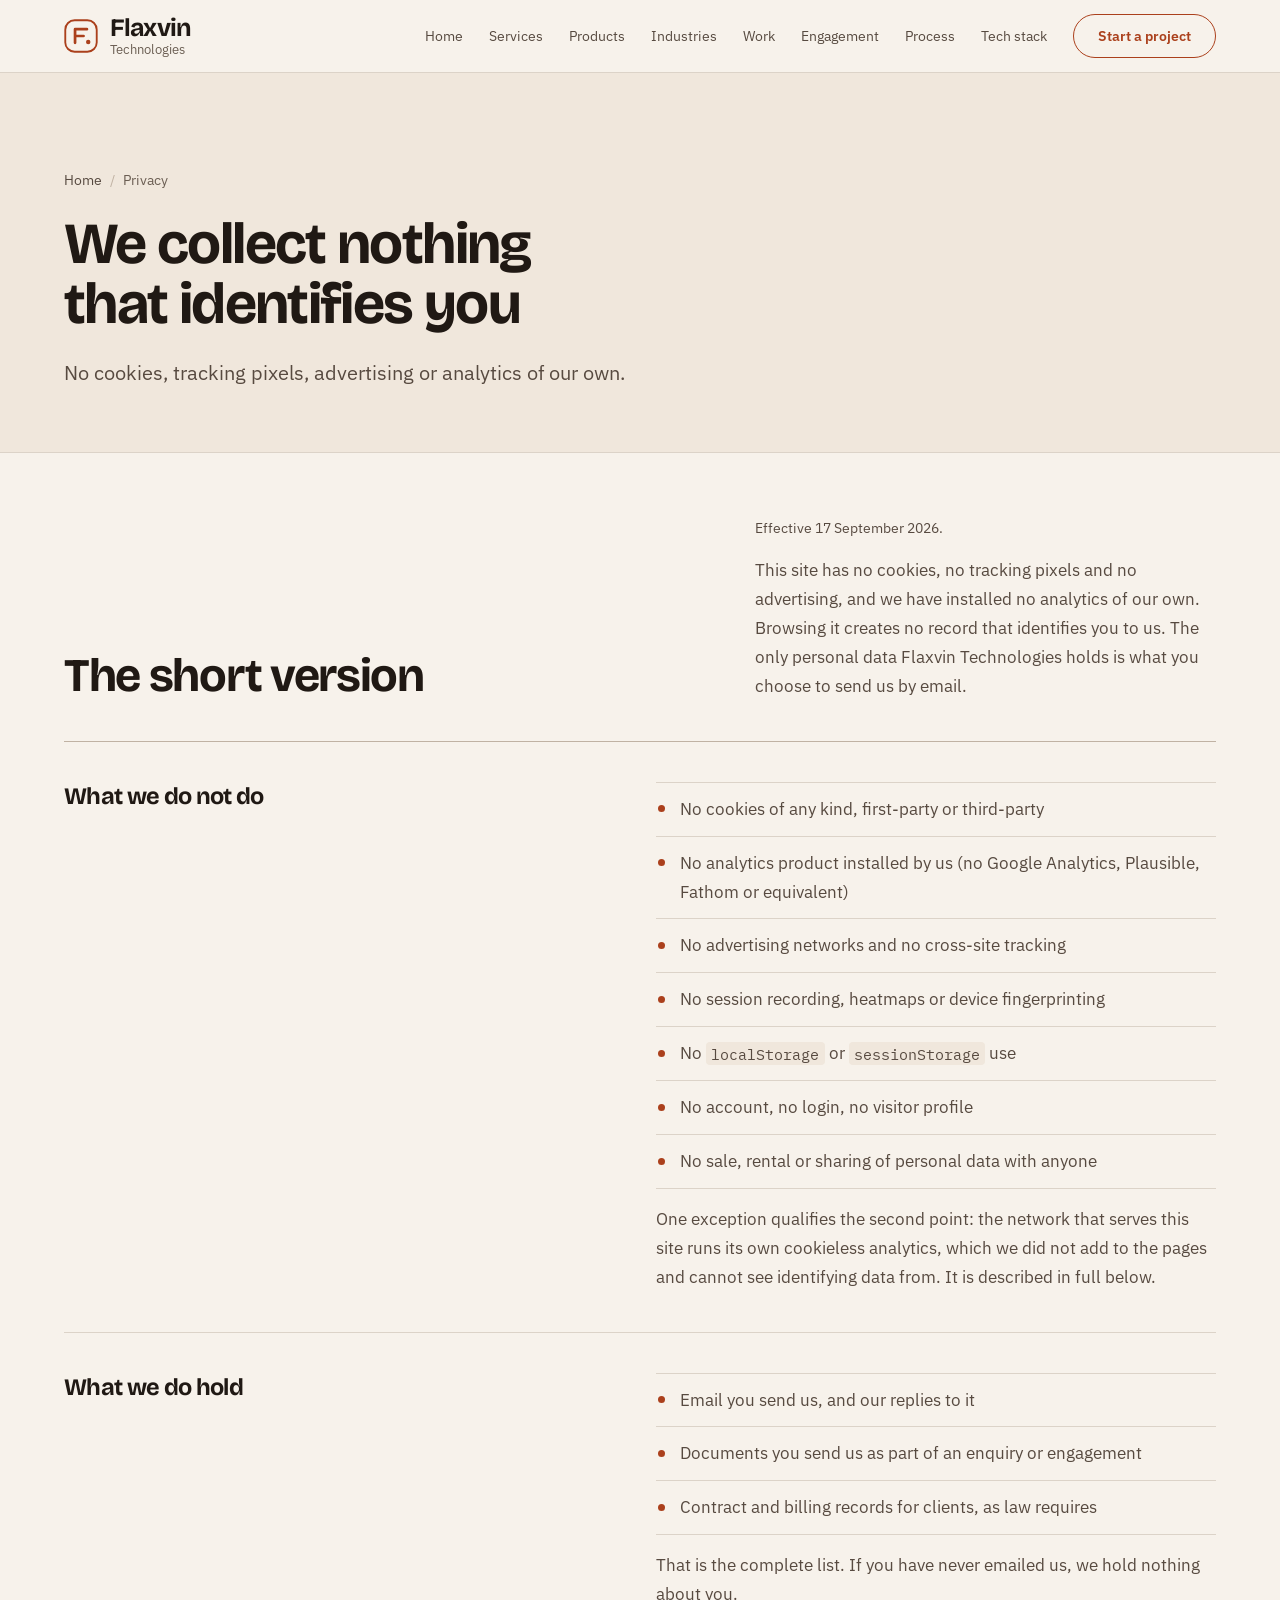
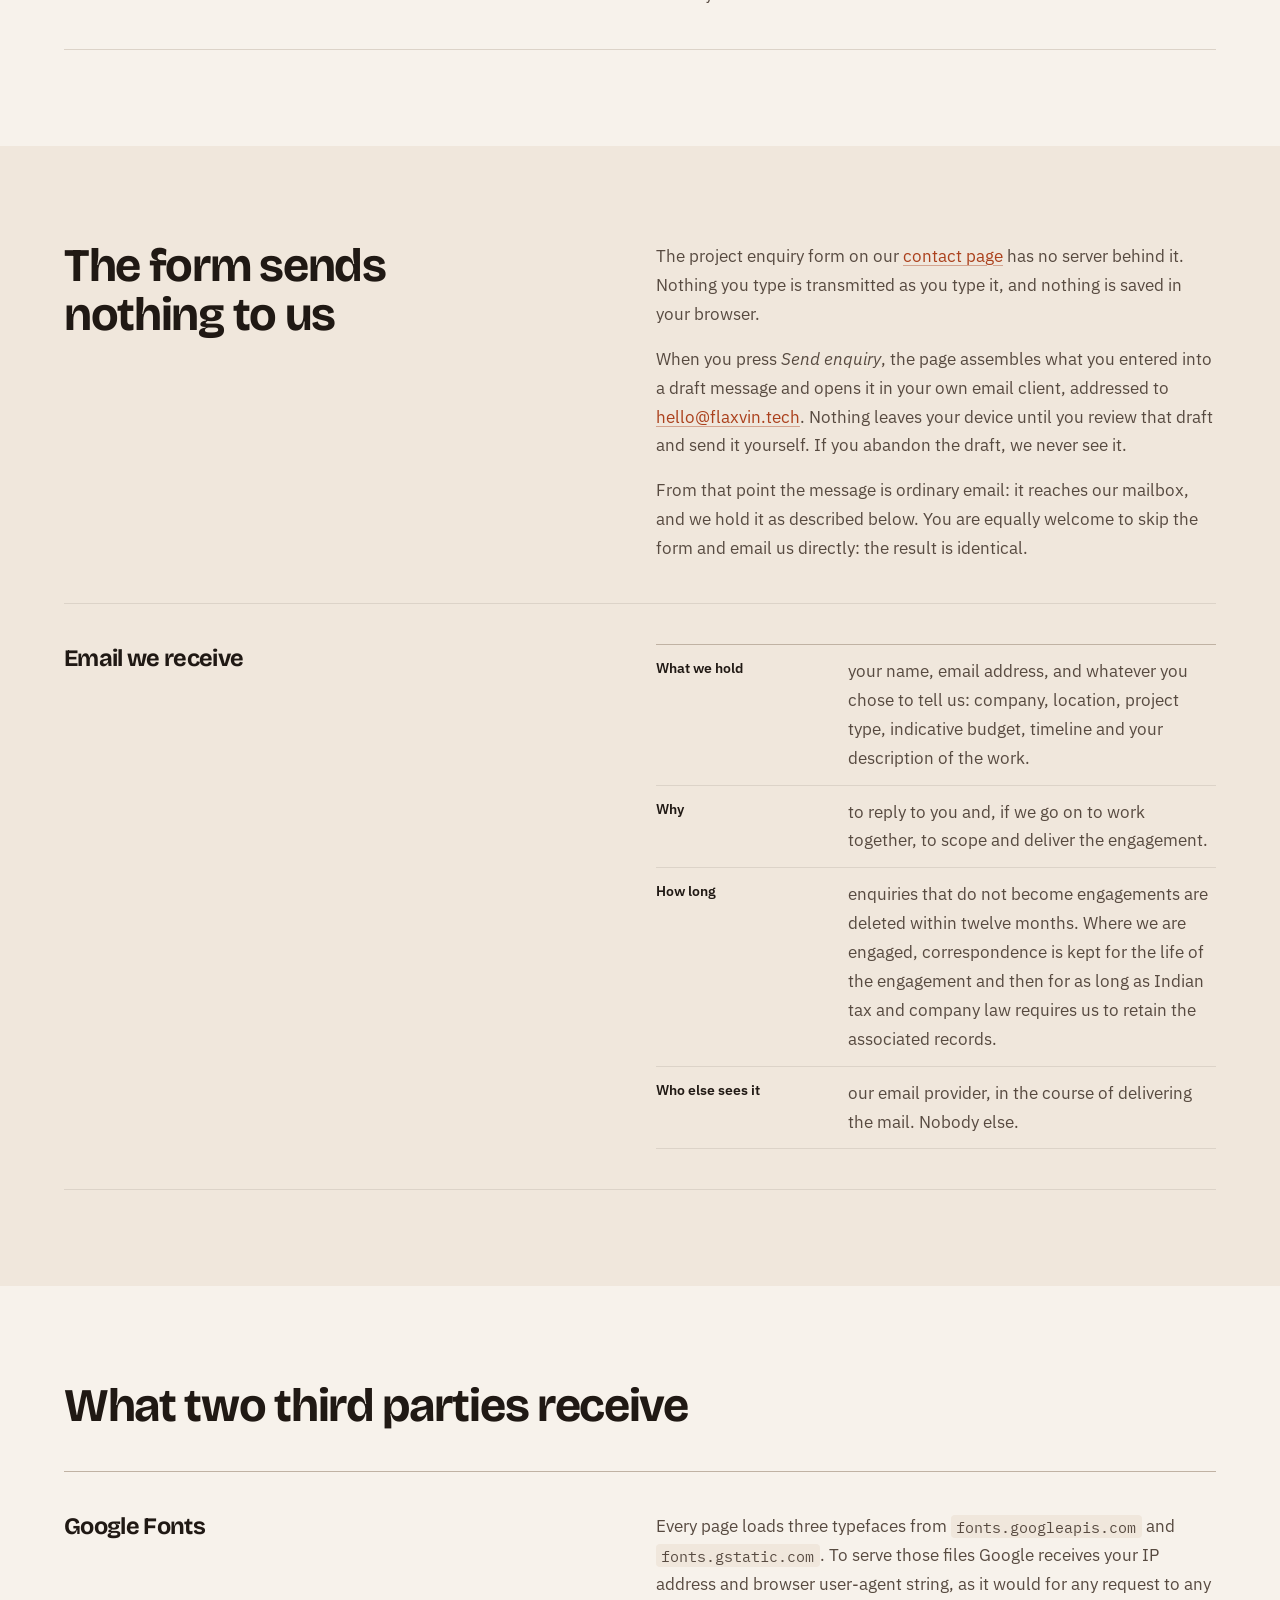
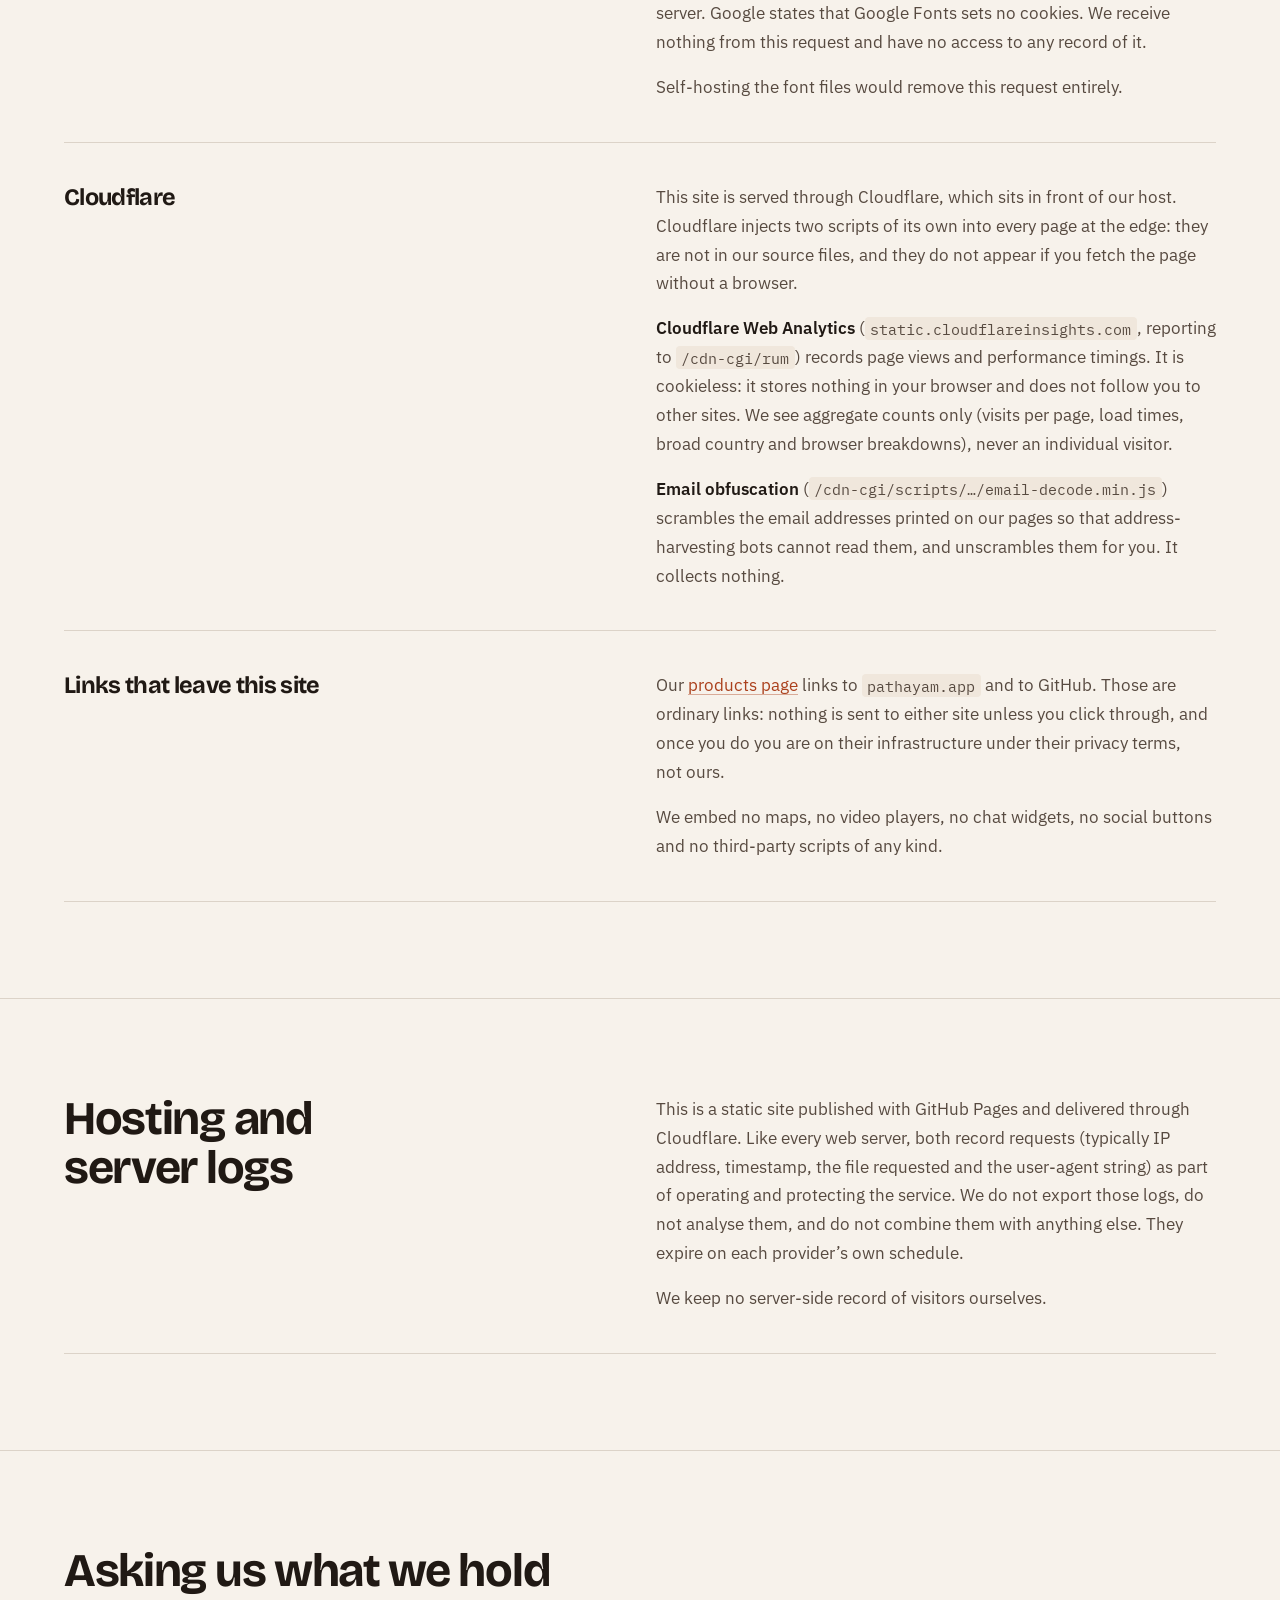
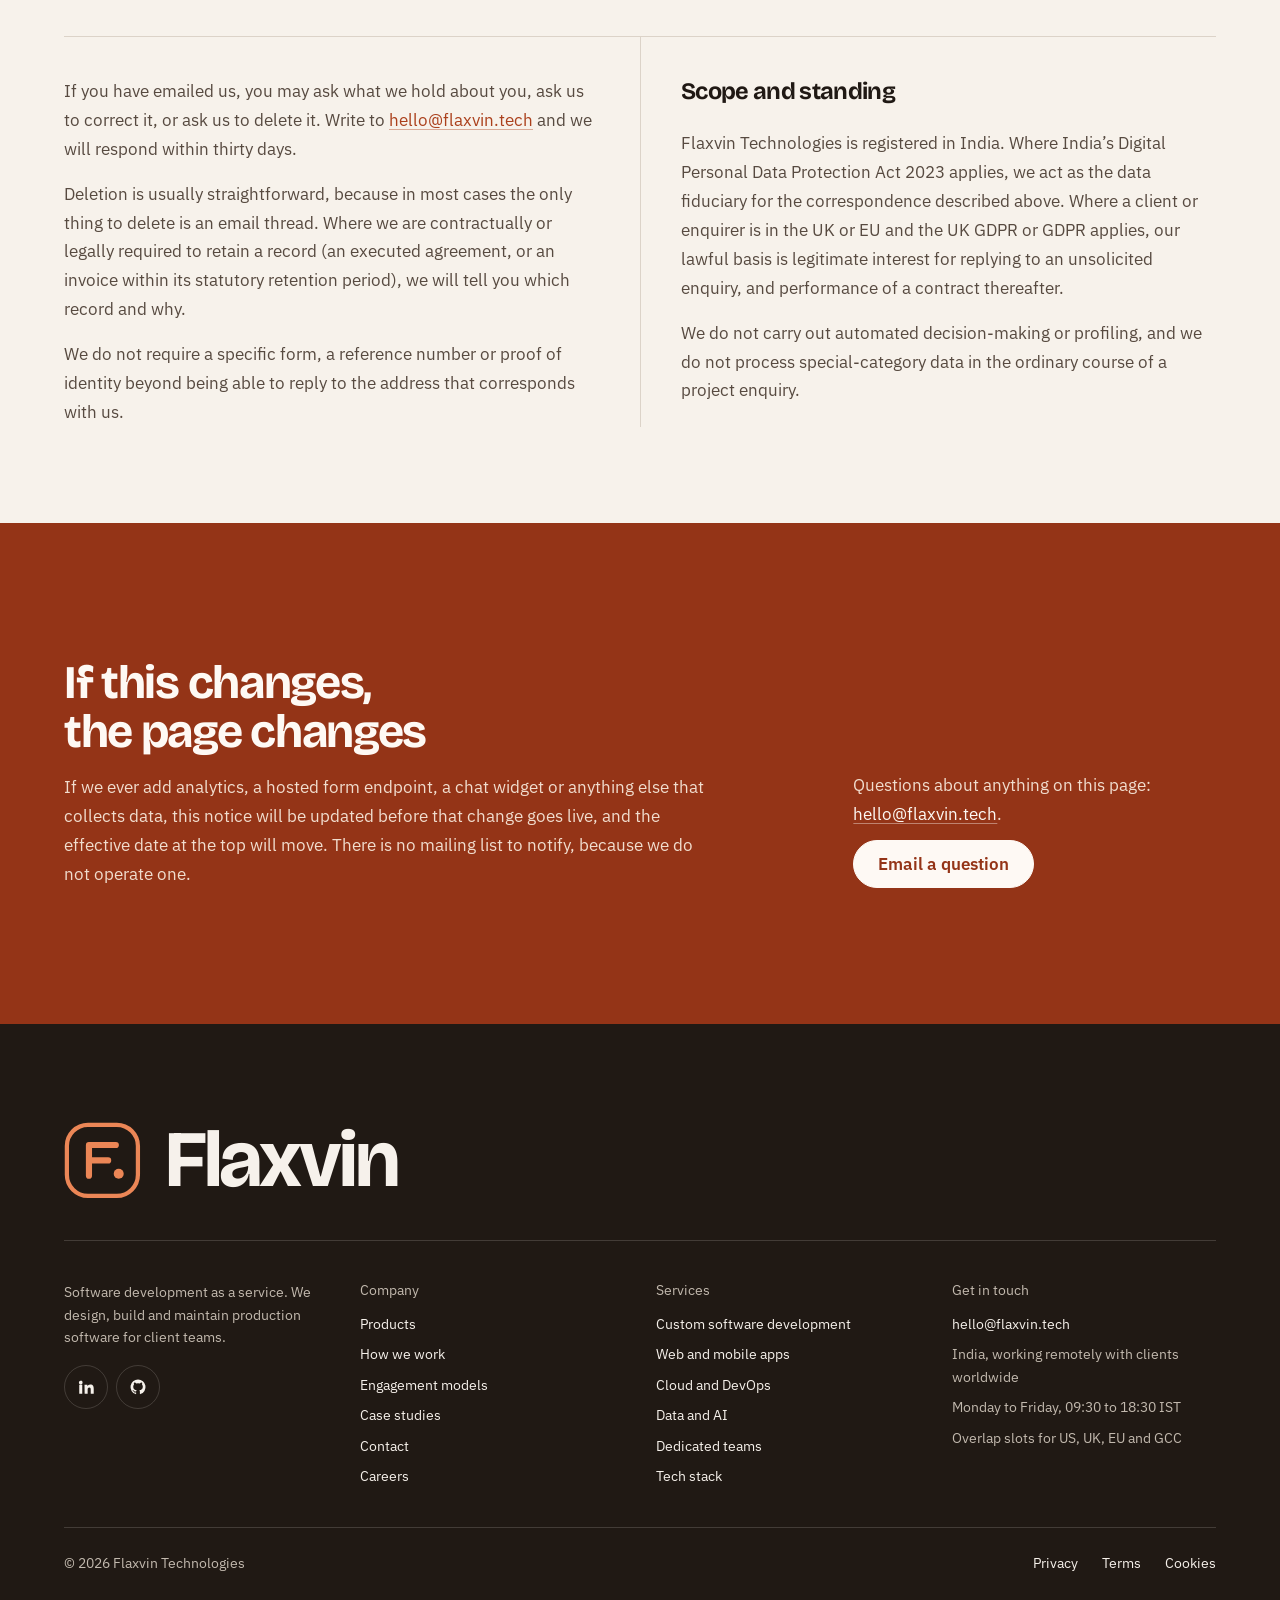
<file: privacy.html>
<!DOCTYPE html>
<html lang="en">
<head>
<meta charset="utf-8">
<meta name="viewport" content="width=device-width, initial-scale=1">
<title>Privacy notice, Flaxvin Technologies</title>
<meta name="description" content="Flaxvin Technologies privacy notice: no cookies, no tracking, no analytics of our own. We hold only the email you choose to send us.">
<link rel="canonical" href="https://flaxvin.tech/privacy.html">
<meta name="color-scheme" content="light dark">
<meta name="theme-color" content="#f6f1e9" media="(prefers-color-scheme: light)">
<meta name="theme-color" content="#1a1714" media="(prefers-color-scheme: dark)">
<meta property="og:title" content="Privacy notice, Flaxvin Technologies">
<meta property="og:description" content="Flaxvin Technologies privacy notice: no cookies, no tracking, no analytics of our own. We hold only the email you choose to send us.">
<meta property="og:site_name" content="Flaxvin Technologies">
<meta property="og:type" content="website">
<meta property="og:image" content="https://flaxvin.tech/og-image.png">
<meta property="og:image:width" content="1200">
<meta property="og:image:height" content="630">
<meta property="og:url" content="https://flaxvin.tech/privacy.html">
<meta name="twitter:card" content="summary_large_image">
<link rel="icon" href="favicon.ico" sizes="any">
<link rel="icon" href="favicon.svg" type="image/svg+xml">
<link rel="apple-touch-icon" href="assets/logo/apple-touch-icon.png">
<link rel="preconnect" href="https://fonts.googleapis.com">
<link rel="preconnect" href="https://fonts.gstatic.com" crossorigin>
<link rel="stylesheet" href="https://fonts.googleapis.com/css2?family=Bricolage+Grotesque:opsz,wght@12..96,700&family=IBM+Plex+Mono:wght@400&family=IBM+Plex+Sans:wght@400;600&display=swap">
<link rel="stylesheet" href="assets/css/site.css">
<link rel="stylesheet" href="assets/css/pages/privacy.css">
</head>
<body id="top">
<a class="skip" href="#main">Skip to content</a>
<header class="hdr">
  <div class="container hdr__in">
    <a class="brand" href="index.html" aria-label="Flaxvin Technologies, home">
      <svg class="brand__mark" viewBox="0 0 40 40" aria-hidden="true"><rect x="1.5" y="1.5" width="37" height="37" rx="11" fill="none" stroke="currentColor" stroke-width="2.2"/><path d="M13 28V12h14M13 20h10" stroke="currentColor" stroke-width="3.2" stroke-linecap="round" stroke-linejoin="round" fill="none"/><circle cx="28.5" cy="27" r="2.6" fill="currentColor"/></svg>
      <span class="brand__name">Flaxvin<span class="brand__sub">Technologies</span></span>
    </a>
    <button class="burger" id="burger" type="button" aria-label="Toggle navigation menu" aria-expanded="false" aria-controls="site-nav"><span></span></button>
    <nav class="nav" id="site-nav" aria-label="Primary">
      <a href="index.html">Home</a>
      <a href="services.html">Services</a>
      <a href="products.html">Products</a>
      <a href="industries.html">Industries</a>
      <a href="work.html">Work</a>
      <a href="engagement.html">Engagement</a>
      <a href="process.html">Process</a>
      <a href="tech.html">Tech stack</a>
      <a class="btn" href="contact.html">Start a project</a>
    </nav>
  </div>
</header>

<main id="main">
  <section class="page-hero" aria-labelledby="hero-title">
    <div class="container page-hero__in">
      <ol class="crumb"><li><a href="index.html">Home</a></li><li aria-current="page">Privacy</li></ol>
      <h1 id="hero-title">We collect nothing that identifies you</h1>
      <p class="lead">No cookies, tracking pixels, advertising or analytics of our own.</p>
    </div>
  </section>

  <section class="sec doc" aria-labelledby="summary-title">
    <div class="container">
      <div class="head head--split">
        <h2 id="summary-title">The short version</h2>
        <div class="doc__intro">
          <p class="doc__date">Effective <time datetime="2026-09-17">17 September 2026</time>.</p>
          <p>This site has no cookies, no tracking pixels and no advertising, and we have installed no analytics of our own. Browsing it creates no record that identifies you to us. The only personal data Flaxvin Technologies holds is what you choose to send us by email.</p>
        </div>
      </div>
      <ul class="rows">
        <li class="row row--wide">
          <h3 class="row__title">What we do not do</h3>
          <div class="row__body prose">
            <ul class="list">
              <li>No cookies of any kind, first-party or third-party</li>
              <li>No analytics product installed by us (no Google Analytics, Plausible, Fathom or equivalent)</li>
              <li>No advertising networks and no cross-site tracking</li>
              <li>No session recording, heatmaps or device fingerprinting</li>
              <li>No <code>localStorage</code> or <code>sessionStorage</code> use</li>
              <li>No account, no login, no visitor profile</li>
              <li>No sale, rental or sharing of personal data with anyone</li>
            </ul>
            <p>One exception qualifies the second point: the network that serves this site runs its own cookieless analytics, which we did not add to the pages and cannot see identifying data from. It is described in full below.</p>
          </div>
        </li>
        <li class="row row--wide">
          <h3 class="row__title">What we do hold</h3>
          <div class="row__body prose">
            <ul class="list">
              <li>Email you send us, and our replies to it</li>
              <li>Documents you send us as part of an enquiry or engagement</li>
              <li>Contract and billing records for clients, as law requires</li>
            </ul>
            <p>That is the complete list. If you have never emailed us, we hold nothing about you.</p>
          </div>
        </li>
      </ul>
    </div>
  </section>

  <section class="sec band doc" aria-labelledby="form-title">
    <div class="container">
      <ul class="rows doc__split">
        <li class="row row--wide">
          <h2 id="form-title" class="row__title">The form sends nothing to us</h2>
          <div class="row__body prose">
            <p>The project enquiry form on our <a href="contact.html">contact page</a> has no server behind it. Nothing you type is transmitted as you type it, and nothing is saved in your browser.</p>
            <p>When you press <em>Send enquiry</em>, the page assembles what you entered into a draft message and opens it in your own email client, addressed to <a href="mailto:hello@flaxvin.tech">hello@flaxvin.tech</a>. Nothing leaves your device until you review that draft and send it yourself. If you abandon the draft, we never see it.</p>
            <p>From that point the message is ordinary email: it reaches our mailbox, and we hold it as described below. You are equally welcome to skip the form and email us directly: the result is identical.</p>
          </div>
        </li>
        <li class="row row--wide">
          <h3 class="row__title">Email we receive</h3>
          <div class="row__body prose">
            <dl class="spec">
              <dt>What we hold</dt><dd>your name, email address, and whatever you chose to tell us: company, location, project type, indicative budget, timeline and your description of the work.</dd>
              <dt>Why</dt><dd>to reply to you and, if we go on to work together, to scope and deliver the engagement.</dd>
              <dt>How long</dt><dd>enquiries that do not become engagements are deleted within twelve months. Where we are engaged, correspondence is kept for the life of the engagement and then for as long as Indian tax and company law requires us to retain the associated records.</dd>
              <dt>Who else sees it</dt><dd>our email provider, in the course of delivering the mail. Nobody else.</dd>
            </dl>
          </div>
        </li>
      </ul>
    </div>
  </section>

  <section class="sec doc" aria-labelledby="third-title">
    <div class="container">
      <div class="head">
        <h2 id="third-title">What two third parties receive</h2>
      </div>
      <ul class="rows">
        <li class="row row--wide">
          <h3 class="row__title">Google Fonts</h3>
          <div class="row__body prose">
            <p>Every page loads three typefaces from <code>fonts.googleapis.com</code> and <code>fonts.gstatic.com</code>. To serve those files Google receives your IP address and browser user-agent string, as it would for any request to any server. Google states that Google Fonts sets no cookies. We receive nothing from this request and have no access to any record of it.</p>
            <p>Self-hosting the font files would remove this request entirely.</p>
          </div>
        </li>
        <li class="row row--wide">
          <h3 class="row__title">Cloudflare</h3>
          <div class="row__body prose">
            <p>This site is served through Cloudflare, which sits in front of our host. Cloudflare injects two scripts of its own into every page at the edge: they are not in our source files, and they do not appear if you fetch the page without a browser.</p>
            <p><strong>Cloudflare Web Analytics</strong> (<code>static.cloudflareinsights.com</code>, reporting to <code>/cdn-cgi/rum</code>) records page views and performance timings. It is cookieless: it stores nothing in your browser and does not follow you to other sites. We see aggregate counts only (visits per page, load times, broad country and browser breakdowns), never an individual visitor.</p>
            <p><strong>Email obfuscation</strong> (<code>/cdn-cgi/scripts/&hellip;/email-decode.min.js</code>) scrambles the email addresses printed on our pages so that address-harvesting bots cannot read them, and unscrambles them for you. It collects nothing.</p>
          </div>
        </li>
        <li class="row row--wide">
          <h3 class="row__title">Links that leave this site</h3>
          <div class="row__body prose">
            <p>Our <a href="products.html">products page</a> links to <code>pathayam.app</code> and to GitHub. Those are ordinary links: nothing is sent to either site unless you click through, and once you do you are on their infrastructure under their privacy terms, not ours.</p>
            <p>We embed no maps, no video players, no chat widgets, no social buttons and no third-party scripts of any kind.</p>
          </div>
        </li>
      </ul>
    </div>
  </section>

  <section class="sec doc" aria-labelledby="hosting-title">
    <div class="container">
      <ul class="rows doc__split">
        <li class="row row--wide">
          <h2 id="hosting-title" class="row__title">Hosting and server logs</h2>
          <div class="row__body prose">
            <p>This is a static site published with GitHub Pages and delivered through Cloudflare. Like every web server, both record requests (typically IP address, timestamp, the file requested and the user-agent string) as part of operating and protecting the service. We do not export those logs, do not analyse them, and do not combine them with anything else. They expire on each provider&rsquo;s own schedule.</p>
            <p>We keep no server-side record of visitors ourselves.</p>
          </div>
        </li>
      </ul>
    </div>
  </section>

  <section class="sec doc" aria-labelledby="rights-title">
    <div class="container">
      <div class="head">
        <h2 id="rights-title">Asking us what we hold</h2>
      </div>
      <div class="pair">
        <div class="prose">
          <p>If you have emailed us, you may ask what we hold about you, ask us to correct it, or ask us to delete it. Write to <a href="mailto:hello@flaxvin.tech">hello@flaxvin.tech</a> and we will respond within thirty days.</p>
          <p>Deletion is usually straightforward, because in most cases the only thing to delete is an email thread. Where we are contractually or legally required to retain a record (an executed agreement, or an invoice within its statutory retention period), we will tell you which record and why.</p>
          <p>We do not require a specific form, a reference number or proof of identity beyond being able to reply to the address that corresponds with us.</p>
        </div>
        <div class="prose">
          <h3>Scope and standing</h3>
          <p>Flaxvin Technologies is registered in India. Where India&rsquo;s Digital Personal Data Protection Act 2023 applies, we act as the data fiduciary for the correspondence described above. Where a client or enquirer is in the UK or EU and the UK GDPR or GDPR applies, our lawful basis is legitimate interest for replying to an unsolicited enquiry, and performance of a contract thereafter.</p>
          <p>We do not carry out automated decision-making or profiling, and we do not process special-category data in the ordinary course of a project enquiry.</p>
        </div>
      </div>
    </div>
  </section>

  <section class="sec band--deep close" aria-labelledby="close-title">
    <div class="container close__in">
      <div class="close__text prose">
        <h2 id="close-title">If this changes, the page changes</h2>
        <p>If we ever add analytics, a hosted form endpoint, a chat widget or anything else that collects data, this notice will be updated before that change goes live, and the effective date at the top will move. There is no mailing list to notify, because we do not operate one.</p>
      </div>
      <div class="close__side">
        <p>Questions about anything on this page: <a href="mailto:hello@flaxvin.tech">hello@flaxvin.tech</a>.</p>
        <div class="actions"><a class="btn btn--primary" href="mailto:hello@flaxvin.tech">Email a question</a></div>
      </div>
    </div>
  </section>
</main>

<footer class="ftr">
  <div class="container">
    <a class="ftr__mast" href="index.html" aria-label="Flaxvin Technologies, home">
      <svg viewBox="0 0 40 40" aria-hidden="true"><rect x="1.5" y="1.5" width="37" height="37" rx="11" fill="none" stroke="currentColor" stroke-width="2.2"/><path d="M13 28V12h14M13 20h10" stroke="currentColor" stroke-width="3.2" stroke-linecap="round" stroke-linejoin="round" fill="none"/><circle cx="28.5" cy="27" r="2.6" fill="currentColor"/></svg>
      <span class="ftr__word">Flaxvin</span>
    </a>
    <div class="ftr__cols">
      <div class="ftr__about">
        <p>Software development as a service. We design, build and maintain production software for client teams.</p>
        <div class="social">
          <a href="https://www.linkedin.com/company/flaxvin" target="_blank" rel="noopener" aria-label="Flaxvin Technologies on LinkedIn"><svg viewBox="0 0 24 24" fill="currentColor" aria-hidden="true"><path d="M4.98 3.5A2.5 2.5 0 1 0 5 8.5a2.5 2.5 0 0 0-.02-5zM3 9h4v12H3zM10 9h3.8v1.7h.05A4.2 4.2 0 0 1 17.6 8.7c4 0 4.7 2.6 4.7 6V21h-4v-5.5c0-1.3 0-3-1.9-3s-2.2 1.4-2.2 2.9V21h-4z"/></svg></a>
          <a href="https://github.com/flaxvin" target="_blank" rel="noopener" aria-label="Flaxvin Technologies on GitHub"><svg viewBox="0 0 24 24" fill="currentColor" aria-hidden="true"><path d="M12 2a10 10 0 0 0-3.16 19.49c.5.09.68-.22.68-.48v-1.7c-2.78.6-3.37-1.34-3.37-1.34-.45-1.16-1.11-1.47-1.11-1.47-.91-.62.07-.6.07-.6 1 .07 1.53 1.03 1.53 1.03.9 1.53 2.36 1.09 2.94.83.09-.65.35-1.09.63-1.34-2.22-.25-4.56-1.11-4.56-4.94 0-1.09.39-1.98 1.03-2.68-.1-.25-.45-1.27.1-2.64 0 0 .84-.27 2.75 1.02a9.5 9.5 0 0 1 5 0c1.91-1.29 2.75-1.02 2.75-1.02.55 1.37.2 2.39.1 2.64.64.7 1.03 1.59 1.03 2.68 0 3.84-2.34 4.69-4.57 4.94.36.31.68.92.68 1.85v2.74c0 .27.18.58.69.48A10 10 0 0 0 12 2z"/></svg></a>
        </div>
      </div>
      <nav aria-label="Company">
        <h2>Company</h2>
        <ul>
          <li><a href="products.html">Products</a></li>
          <li><a href="process.html">How we work</a></li>
          <li><a href="engagement.html">Engagement models</a></li>
          <li><a href="work.html">Case studies</a></li>
          <li><a href="contact.html">Contact</a></li>
          <li><a href="mailto:careers@flaxvin.tech">Careers</a></li>
        </ul>
      </nav>
      <nav aria-label="Services">
        <h2>Services</h2>
        <ul>
          <li><a href="services.html">Custom software development</a></li>
          <li><a href="services.html">Web and mobile apps</a></li>
          <li><a href="services.html">Cloud and DevOps</a></li>
          <li><a href="services.html">Data and AI</a></li>
          <li><a href="services.html">Dedicated teams</a></li>
          <li><a href="tech.html">Tech stack</a></li>
        </ul>
      </nav>
      <div class="ftr__contact">
        <h2>Get in touch</h2>
        <ul>
          <li><a href="mailto:hello@flaxvin.tech">hello@flaxvin.tech</a></li>
          <li class="muted">India, working remotely with clients worldwide</li>
          <li class="muted">Monday to Friday, 09:30 to 18:30 IST</li>
          <li class="muted">Overlap slots for US, UK, EU and GCC</li>
        </ul>
      </div>
    </div>
    <div class="ftr__bar">
      <p>&copy; <span id="year">2026</span> Flaxvin Technologies</p>
      <ul class="ftr__legal">
        <li><a href="privacy.html" aria-current="page">Privacy</a></li>
        <li><a href="terms.html">Terms</a></li>
        <li><a href="cookies.html">Cookies</a></li>
      </ul>
    </div>
  </div>
</footer>
<script src="assets/js/site.js" defer></script>
</body>
</html>
</file>
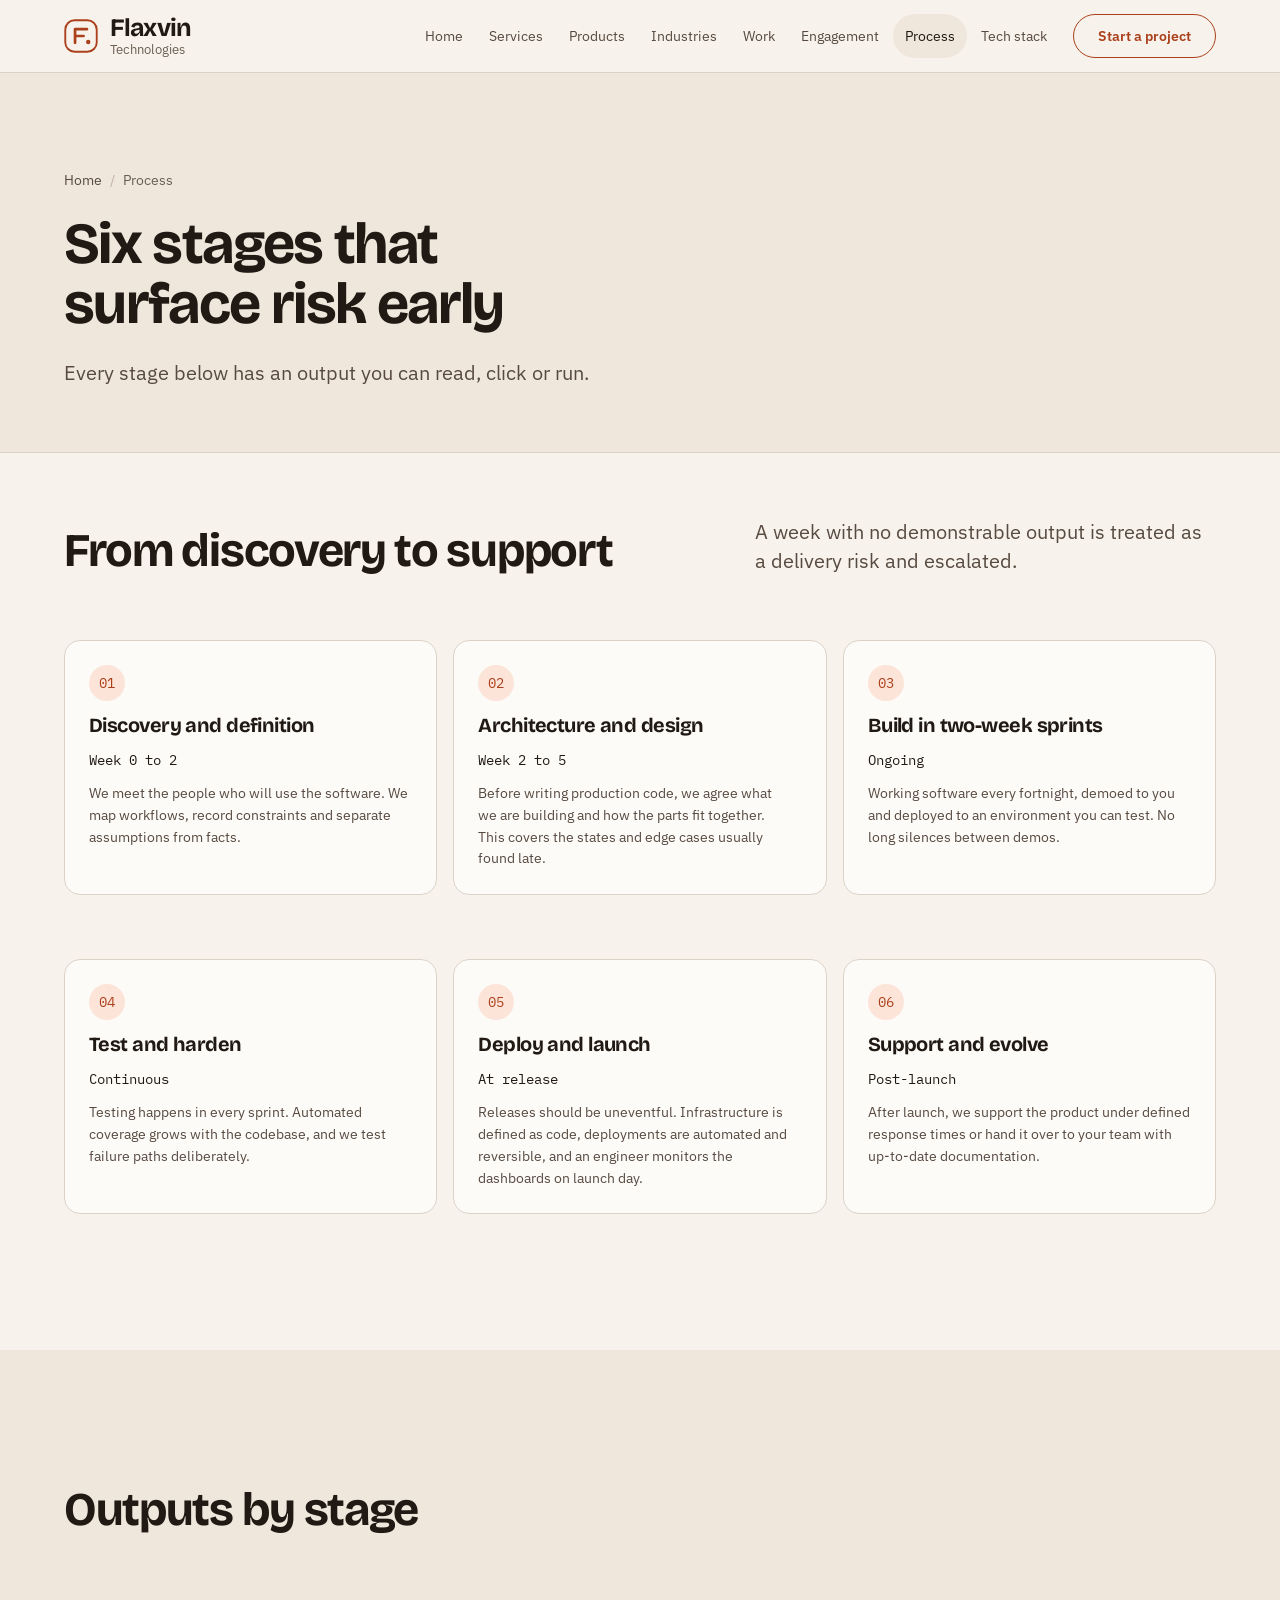
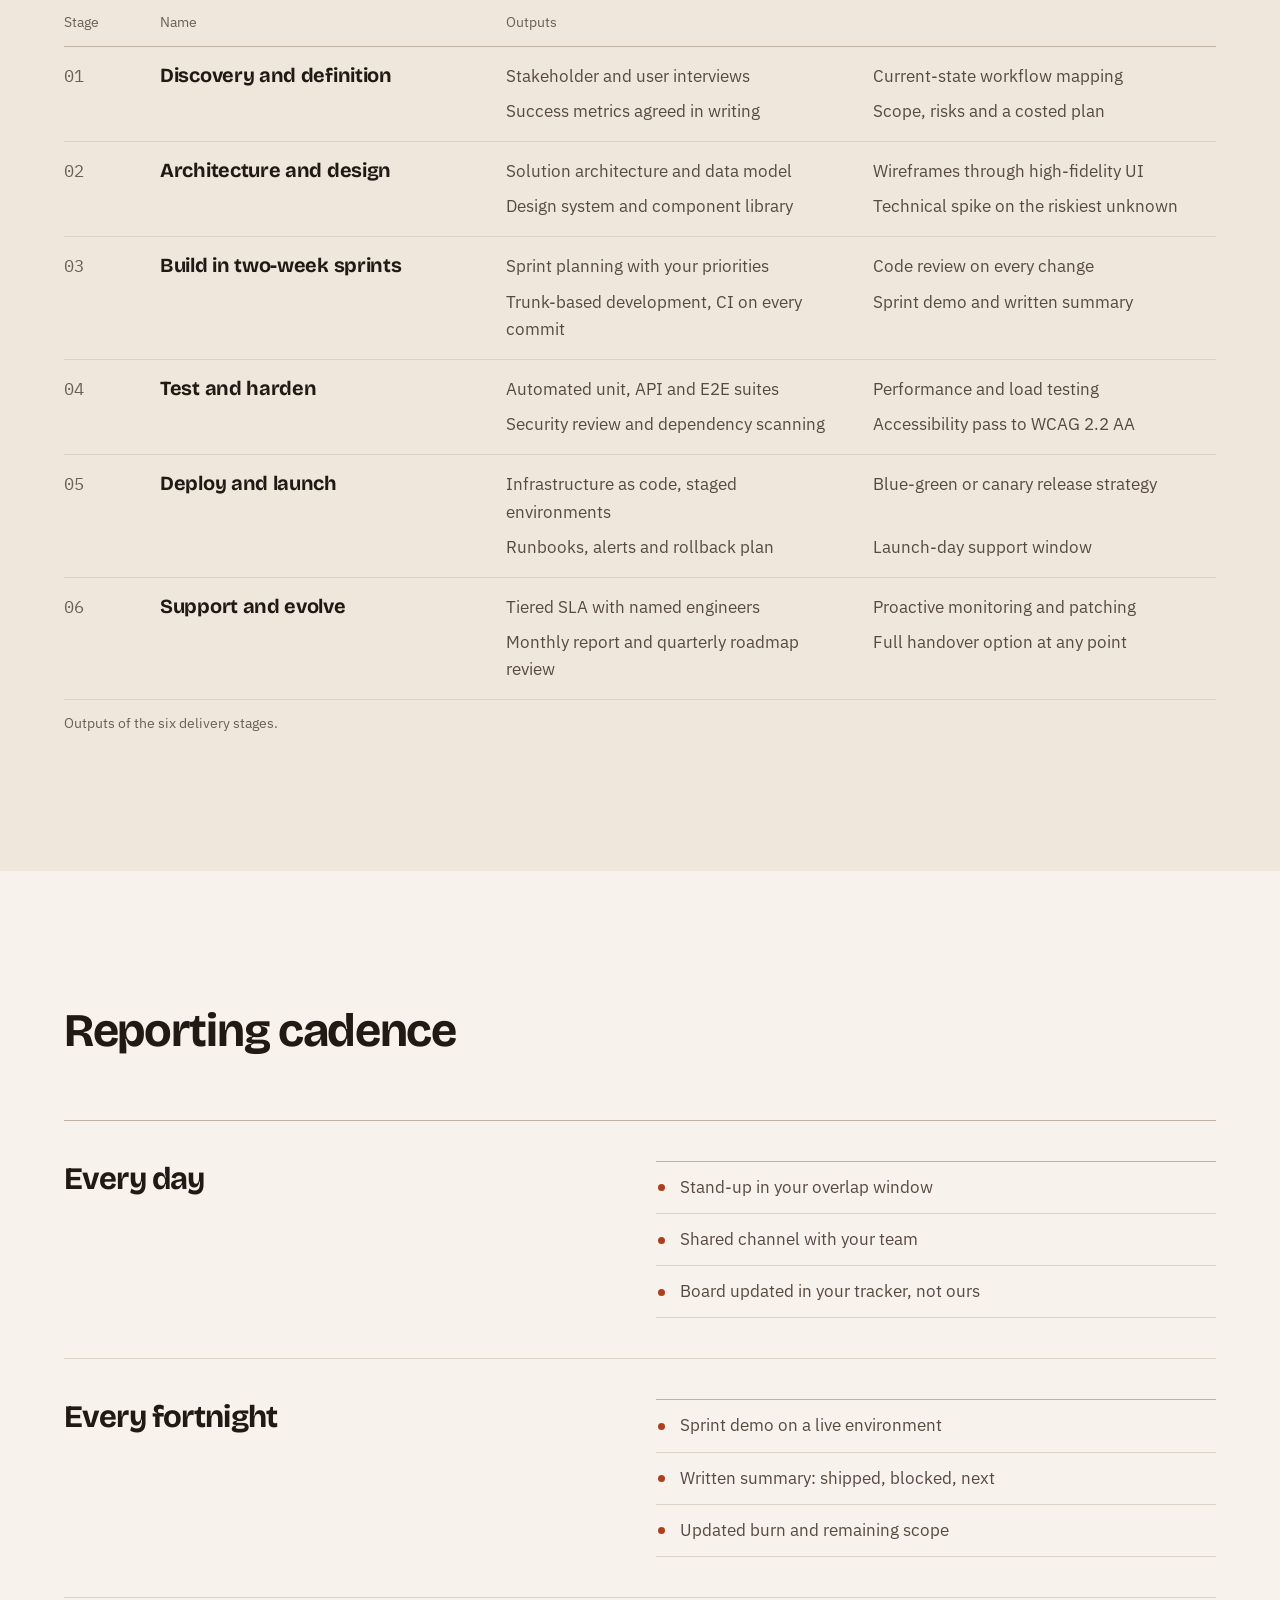
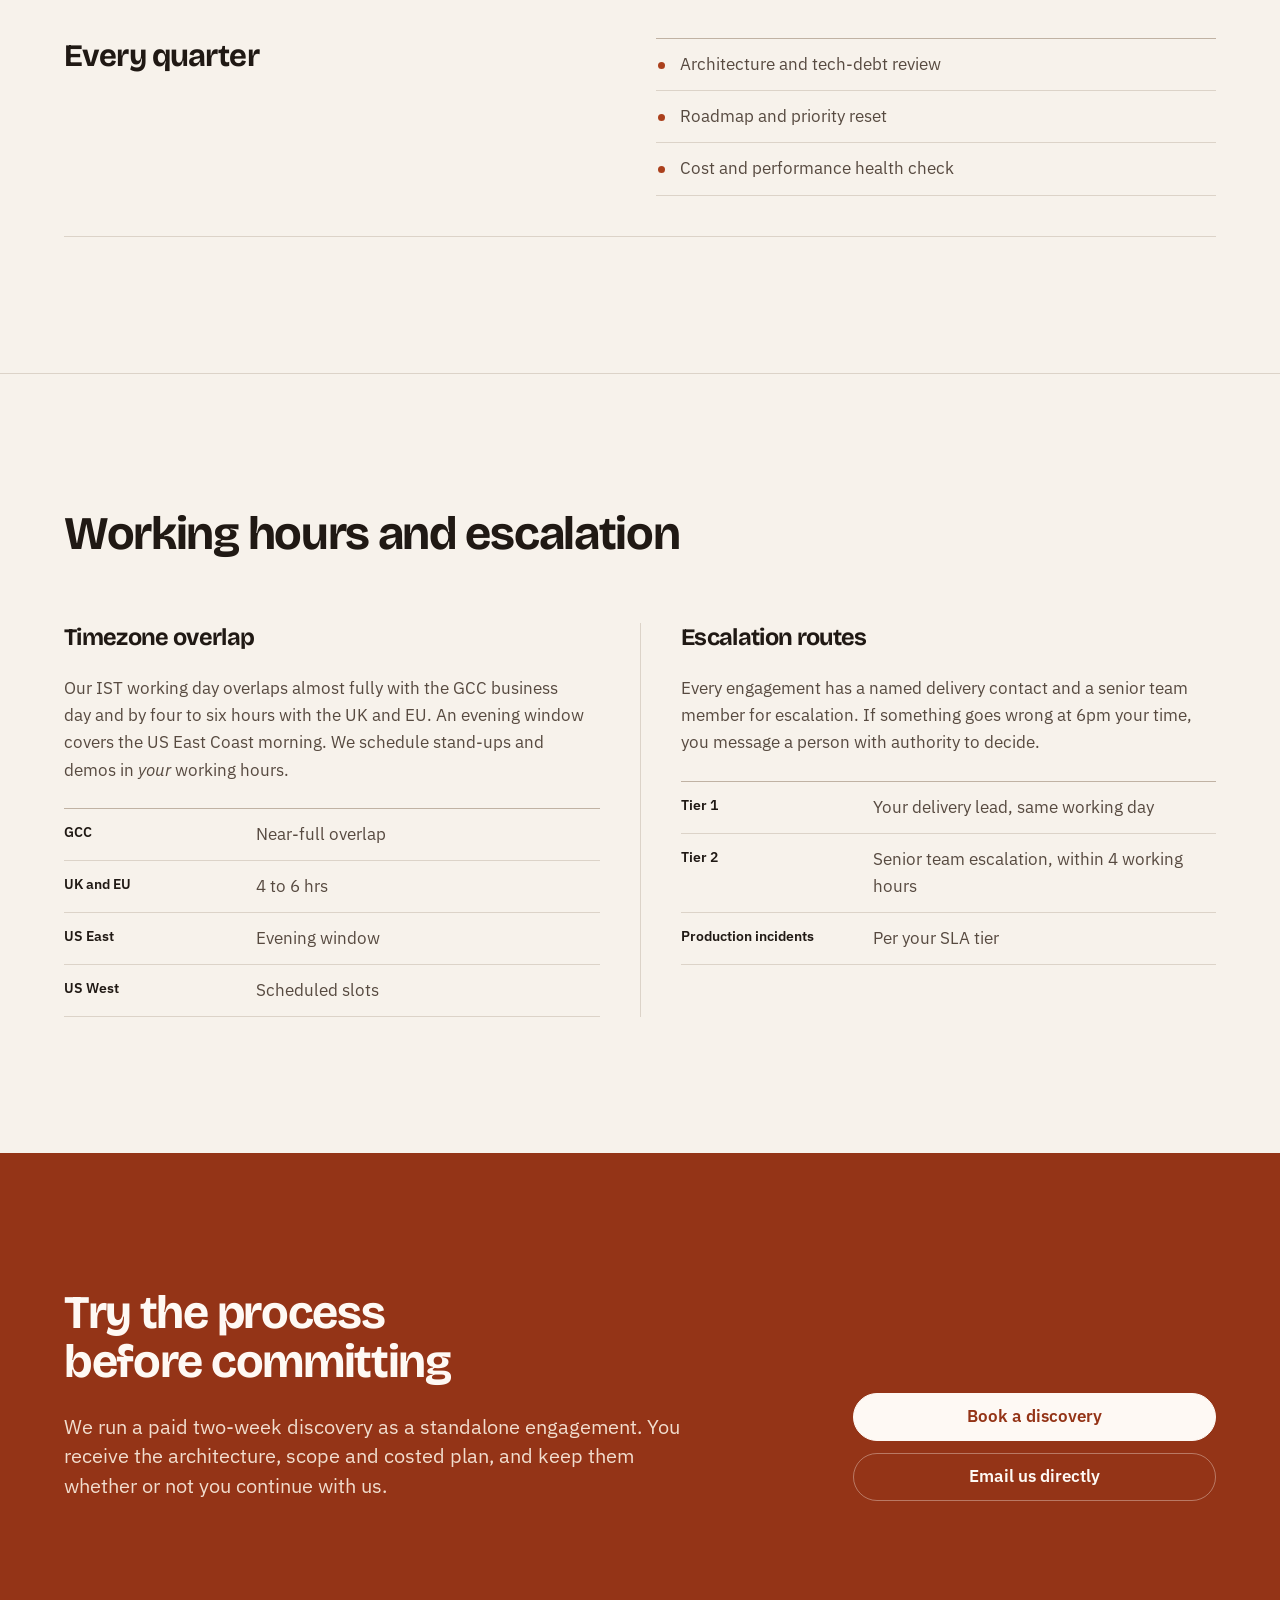
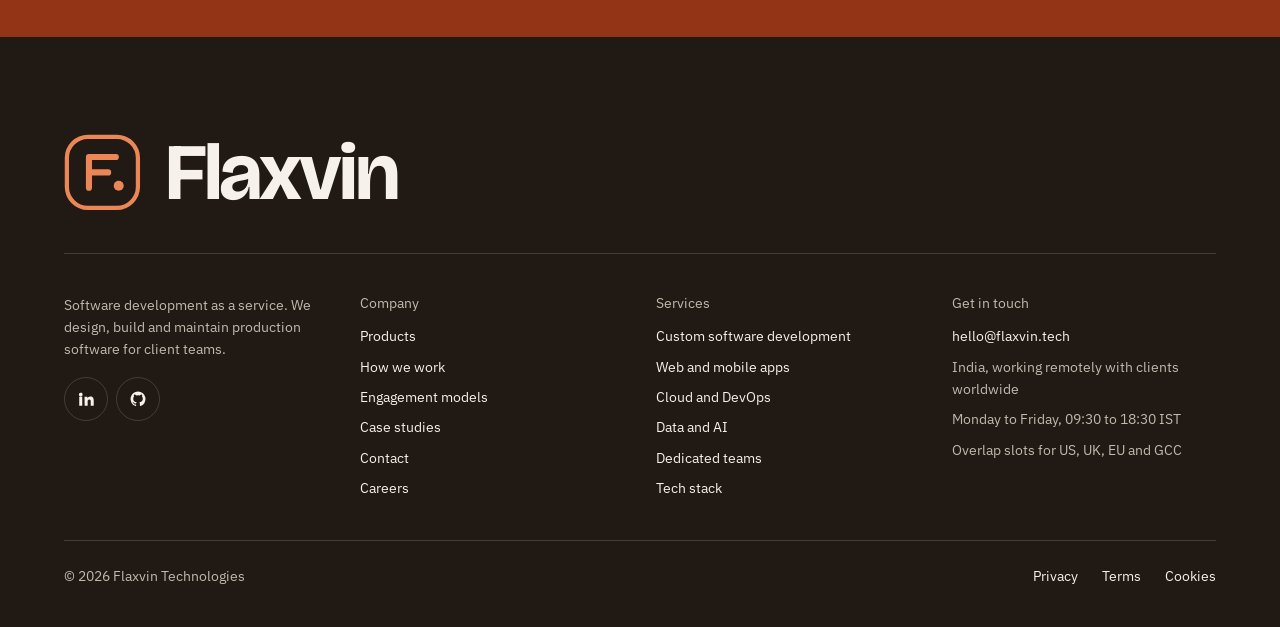
<file: process.html>
<!DOCTYPE html>
<html lang="en">
<head>
<meta charset="utf-8">
<meta name="viewport" content="width=device-width, initial-scale=1">
<title>Our process, Flaxvin Technologies</title>
<meta name="description" content="Discovery, design, build, test, deploy and support: the six-stage delivery process behind every Flaxvin engagement, with sprint cadence and escalation paths.">
<link rel="canonical" href="https://flaxvin.tech/process.html">
<meta name="color-scheme" content="light dark">
<meta name="theme-color" content="#f6f1e9" media="(prefers-color-scheme: light)">
<meta name="theme-color" content="#1a1714" media="(prefers-color-scheme: dark)">
<meta property="og:title" content="Our process, Flaxvin Technologies">
<meta property="og:description" content="Discovery, design, build, test, deploy and support: the six-stage delivery process behind every Flaxvin engagement, with sprint cadence and escalation paths.">
<meta property="og:site_name" content="Flaxvin Technologies">
<meta property="og:type" content="website">
<meta property="og:image" content="https://flaxvin.tech/og-image.png">
<meta property="og:image:width" content="1200">
<meta property="og:image:height" content="630">
<meta property="og:url" content="https://flaxvin.tech/process.html">
<meta name="twitter:card" content="summary_large_image">
<link rel="icon" href="favicon.ico" sizes="any">
<link rel="icon" href="favicon.svg" type="image/svg+xml">
<link rel="apple-touch-icon" href="assets/logo/apple-touch-icon.png">
<link rel="preconnect" href="https://fonts.googleapis.com">
<link rel="preconnect" href="https://fonts.gstatic.com" crossorigin>
<link rel="stylesheet" href="https://fonts.googleapis.com/css2?family=Bricolage+Grotesque:opsz,wght@12..96,700&family=IBM+Plex+Mono:wght@400&family=IBM+Plex+Sans:wght@400;600&display=swap">
<link rel="stylesheet" href="assets/css/site.css">
<link rel="stylesheet" href="assets/css/pages/process.css">
</head>
<body id="top">
<a class="skip" href="#main">Skip to content</a>
<header class="hdr">
  <div class="container hdr__in">
    <a class="brand" href="index.html" aria-label="Flaxvin Technologies, home">
      <svg class="brand__mark" viewBox="0 0 40 40" aria-hidden="true"><rect x="1.5" y="1.5" width="37" height="37" rx="11" fill="none" stroke="currentColor" stroke-width="2.2"/><path d="M13 28V12h14M13 20h10" stroke="currentColor" stroke-width="3.2" stroke-linecap="round" stroke-linejoin="round" fill="none"/><circle cx="28.5" cy="27" r="2.6" fill="currentColor"/></svg>
      <span class="brand__name">Flaxvin<span class="brand__sub">Technologies</span></span>
    </a>
    <button class="burger" id="burger" type="button" aria-label="Toggle navigation menu" aria-expanded="false" aria-controls="site-nav"><span></span></button>
    <nav class="nav" id="site-nav" aria-label="Primary">
      <a href="index.html">Home</a>
      <a href="services.html">Services</a>
      <a href="products.html">Products</a>
      <a href="industries.html">Industries</a>
      <a href="work.html">Work</a>
      <a href="engagement.html">Engagement</a>
      <a href="process.html" aria-current="page">Process</a>
      <a href="tech.html">Tech stack</a>
      <a class="btn" href="contact.html">Start a project</a>
    </nav>
  </div>
</header>

<main id="main">
  <section class="page-hero" aria-labelledby="hero-title">
    <div class="container page-hero__in">
      <ol class="crumb"><li><a href="index.html">Home</a></li><li aria-current="page">Process</li></ol>
      <h1 id="hero-title">Six stages that surface risk early</h1>
      <p class="lead">Every stage below has an output you can read, click or run.</p>
    </div>
  </section>

  <section class="sec" aria-labelledby="stages-title">
    <div class="container">
      <div class="head head--split">
        <h2 id="stages-title">From discovery to support</h2>
        <p class="lead">A week with no demonstrable output is treated as a delivery risk and escalated.</p>
      </div>
      <ol class="stages run">
        <li>
          <span class="stages__no">01</span>
          <h3>Discovery and definition</h3>
          <p class="run__when">Week 0 to 2</p>
          <p>We meet the people who will use the software. We map workflows, record constraints and separate assumptions from facts.</p>
        </li>
        <li>
          <span class="stages__no">02</span>
          <h3>Architecture and design</h3>
          <p class="run__when">Week 2 to 5</p>
          <p>Before writing production code, we agree what we are building and how the parts fit together. This covers the states and edge cases usually found late.</p>
        </li>
        <li>
          <span class="stages__no">03</span>
          <h3>Build in two-week sprints</h3>
          <p class="run__when">Ongoing</p>
          <p>Working software every fortnight, demoed to you and deployed to an environment you can test. No long silences between demos.</p>
        </li>
        <li>
          <span class="stages__no">04</span>
          <h3>Test and harden</h3>
          <p class="run__when">Continuous</p>
          <p>Testing happens in every sprint. Automated coverage grows with the codebase, and we test failure paths deliberately.</p>
        </li>
        <li>
          <span class="stages__no">05</span>
          <h3>Deploy and launch</h3>
          <p class="run__when">At release</p>
          <p>Releases should be uneventful. Infrastructure is defined as code, deployments are automated and reversible, and an engineer monitors the dashboards on launch day.</p>
        </li>
        <li>
          <span class="stages__no">06</span>
          <h3>Support and evolve</h3>
          <p class="run__when">Post-launch</p>
          <p>After launch, we support the product under defined response times or hand it over to your team with up-to-date documentation.</p>
        </li>
      </ol>
    </div>
  </section>

  <section class="sec band" aria-labelledby="outputs-title">
    <div class="container">
      <div class="head">
        <h2 id="outputs-title">Outputs by stage</h2>
      </div>
      <div class="register-wrap" tabindex="0" role="region" aria-labelledby="outputs-title">
        <table class="register register--stack outputs">
          <caption>Outputs of the six delivery stages.</caption>
          <thead><tr><th scope="col">Stage</th><th scope="col">Name</th><th scope="col">Outputs</th></tr></thead>
          <tbody>
            <tr><td class="num">01</td><th scope="row">Discovery and definition</th><td data-label="Outputs"><ul class="outputs__list"><li>Stakeholder and user interviews</li><li>Current-state workflow mapping</li><li>Success metrics agreed in writing</li><li>Scope, risks and a costed plan</li></ul></td></tr>
            <tr><td class="num">02</td><th scope="row">Architecture and design</th><td data-label="Outputs"><ul class="outputs__list"><li>Solution architecture and data model</li><li>Wireframes through high-fidelity UI</li><li>Design system and component library</li><li>Technical spike on the riskiest unknown</li></ul></td></tr>
            <tr><td class="num">03</td><th scope="row">Build in two-week sprints</th><td data-label="Outputs"><ul class="outputs__list"><li>Sprint planning with your priorities</li><li>Code review on every change</li><li>Trunk-based development, CI on every commit</li><li>Sprint demo and written summary</li></ul></td></tr>
            <tr><td class="num">04</td><th scope="row">Test and harden</th><td data-label="Outputs"><ul class="outputs__list"><li>Automated unit, API and E2E suites</li><li>Performance and load testing</li><li>Security review and dependency scanning</li><li>Accessibility pass to WCAG 2.2 AA</li></ul></td></tr>
            <tr><td class="num">05</td><th scope="row">Deploy and launch</th><td data-label="Outputs"><ul class="outputs__list"><li>Infrastructure as code, staged environments</li><li>Blue-green or canary release strategy</li><li>Runbooks, alerts and rollback plan</li><li>Launch-day support window</li></ul></td></tr>
            <tr><td class="num">06</td><th scope="row">Support and evolve</th><td data-label="Outputs"><ul class="outputs__list"><li>Tiered SLA with named engineers</li><li>Proactive monitoring and patching</li><li>Monthly report and quarterly roadmap review</li><li>Full handover option at any point</li></ul></td></tr>
          </tbody>
        </table>
      </div>
    </div>
  </section>

  <section class="sec" aria-labelledby="cadence-title">
    <div class="container">
      <div class="head">
        <h2 id="cadence-title">Reporting cadence</h2>
      </div>
      <ol class="rows cadence">
        <li class="row row--wide">
          <h3 class="row__title">Every day</h3>
          <div class="row__body"><ul class="list"><li>Stand-up in your overlap window</li><li>Shared channel with your team</li><li>Board updated in your tracker, not ours</li></ul></div>
        </li>
        <li class="row row--wide">
          <h3 class="row__title">Every fortnight</h3>
          <div class="row__body"><ul class="list"><li>Sprint demo on a live environment</li><li>Written summary: shipped, blocked, next</li><li>Updated burn and remaining scope</li></ul></div>
        </li>
        <li class="row row--wide">
          <h3 class="row__title">Every quarter</h3>
          <div class="row__body"><ul class="list"><li>Architecture and tech-debt review</li><li>Roadmap and priority reset</li><li>Cost and performance health check</li></ul></div>
        </li>
      </ol>
    </div>
  </section>

  <section class="sec" aria-labelledby="tz-title">
    <div class="container">
      <div class="head">
        <h2 id="tz-title">Working hours and escalation</h2>
      </div>
      <div class="tz">
        <div class="tz__side">
          <h3>Timezone overlap</h3>
          <p>Our IST working day overlaps almost fully with the GCC business day and by four to six hours with the UK and EU. An evening window covers the US East Coast morning. We schedule stand-ups and demos in <em>your</em> working hours.</p>
          <dl class="spec">
            <dt>GCC</dt><dd>Near-full overlap</dd>
            <dt>UK and EU</dt><dd>4 to 6 hrs</dd>
            <dt>US East</dt><dd>Evening window</dd>
            <dt>US West</dt><dd>Scheduled slots</dd>
          </dl>
        </div>
        <div class="tz__side">
          <h3>Escalation routes</h3>
          <p>Every engagement has a named delivery contact and a senior team member for escalation. If something goes wrong at 6pm your time, you message a person with authority to decide.</p>
          <dl class="spec">
            <dt>Tier 1</dt><dd>Your delivery lead, same working day</dd>
            <dt>Tier 2</dt><dd>Senior team escalation, within 4 working hours</dd>
            <dt>Production incidents</dt><dd>Per your SLA tier</dd>
          </dl>
        </div>
      </div>
    </div>
  </section>

  <section class="sec band--deep close" aria-labelledby="close-title">
    <div class="container close__in">
      <div class="close__text">
        <h2 id="close-title">Try the process before committing</h2>
        <p class="lead">We run a paid two-week discovery as a standalone engagement. You receive the architecture, scope and costed plan, and keep them whether or not you continue with us.</p>
      </div>
      <div class="close__side">
        <a class="btn btn--primary" href="contact.html">Book a discovery</a>
        <a class="btn" href="mailto:hello@flaxvin.tech">Email us directly</a>
      </div>
    </div>
  </section>
</main>


<footer class="ftr">
  <div class="container">
    <a class="ftr__mast" href="index.html" aria-label="Flaxvin Technologies, home">
      <svg viewBox="0 0 40 40" aria-hidden="true"><rect x="1.5" y="1.5" width="37" height="37" rx="11" fill="none" stroke="currentColor" stroke-width="2.2"/><path d="M13 28V12h14M13 20h10" stroke="currentColor" stroke-width="3.2" stroke-linecap="round" stroke-linejoin="round" fill="none"/><circle cx="28.5" cy="27" r="2.6" fill="currentColor"/></svg>
      <span class="ftr__word">Flaxvin</span>
    </a>
    <div class="ftr__cols">
      <div class="ftr__about">
        <p>Software development as a service. We design, build and maintain production software for client teams.</p>
        <div class="social">
          <a href="https://www.linkedin.com/company/flaxvin" target="_blank" rel="noopener" aria-label="Flaxvin Technologies on LinkedIn"><svg viewBox="0 0 24 24" fill="currentColor" aria-hidden="true"><path d="M4.98 3.5A2.5 2.5 0 1 0 5 8.5a2.5 2.5 0 0 0-.02-5zM3 9h4v12H3zM10 9h3.8v1.7h.05A4.2 4.2 0 0 1 17.6 8.7c4 0 4.7 2.6 4.7 6V21h-4v-5.5c0-1.3 0-3-1.9-3s-2.2 1.4-2.2 2.9V21h-4z"/></svg></a>
          <a href="https://github.com/flaxvin" target="_blank" rel="noopener" aria-label="Flaxvin Technologies on GitHub"><svg viewBox="0 0 24 24" fill="currentColor" aria-hidden="true"><path d="M12 2a10 10 0 0 0-3.16 19.49c.5.09.68-.22.68-.48v-1.7c-2.78.6-3.37-1.34-3.37-1.34-.45-1.16-1.11-1.47-1.11-1.47-.91-.62.07-.6.07-.6 1 .07 1.53 1.03 1.53 1.03.9 1.53 2.36 1.09 2.94.83.09-.65.35-1.09.63-1.34-2.22-.25-4.56-1.11-4.56-4.94 0-1.09.39-1.98 1.03-2.68-.1-.25-.45-1.27.1-2.64 0 0 .84-.27 2.75 1.02a9.5 9.5 0 0 1 5 0c1.91-1.29 2.75-1.02 2.75-1.02.55 1.37.2 2.39.1 2.64.64.7 1.03 1.59 1.03 2.68 0 3.84-2.34 4.69-4.57 4.94.36.31.68.92.68 1.85v2.74c0 .27.18.58.69.48A10 10 0 0 0 12 2z"/></svg></a>
        </div>
      </div>
      <nav aria-label="Company">
        <h2>Company</h2>
        <ul>
          <li><a href="products.html">Products</a></li>
          <li><a href="process.html">How we work</a></li>
          <li><a href="engagement.html">Engagement models</a></li>
          <li><a href="work.html">Case studies</a></li>
          <li><a href="contact.html">Contact</a></li>
          <li><a href="mailto:careers@flaxvin.tech">Careers</a></li>
        </ul>
      </nav>
      <nav aria-label="Services">
        <h2>Services</h2>
        <ul>
          <li><a href="services.html">Custom software development</a></li>
          <li><a href="services.html">Web and mobile apps</a></li>
          <li><a href="services.html">Cloud and DevOps</a></li>
          <li><a href="services.html">Data and AI</a></li>
          <li><a href="services.html">Dedicated teams</a></li>
          <li><a href="tech.html">Tech stack</a></li>
        </ul>
      </nav>
      <div class="ftr__contact">
        <h2>Get in touch</h2>
        <ul>
          <li><a href="mailto:hello@flaxvin.tech">hello@flaxvin.tech</a></li>
          <li class="muted">India, working remotely with clients worldwide</li>
          <li class="muted">Monday to Friday, 09:30 to 18:30 IST</li>
          <li class="muted">Overlap slots for US, UK, EU and GCC</li>
        </ul>
      </div>
    </div>
    <div class="ftr__bar">
      <p>&copy; <span id="year">2026</span> Flaxvin Technologies</p>
      <ul class="ftr__legal">
        <li><a href="privacy.html">Privacy</a></li>
        <li><a href="terms.html">Terms</a></li>
        <li><a href="cookies.html">Cookies</a></li>
      </ul>
    </div>
  </div>
</footer>
<script src="assets/js/site.js" defer></script>
</body>
</html>
</file>
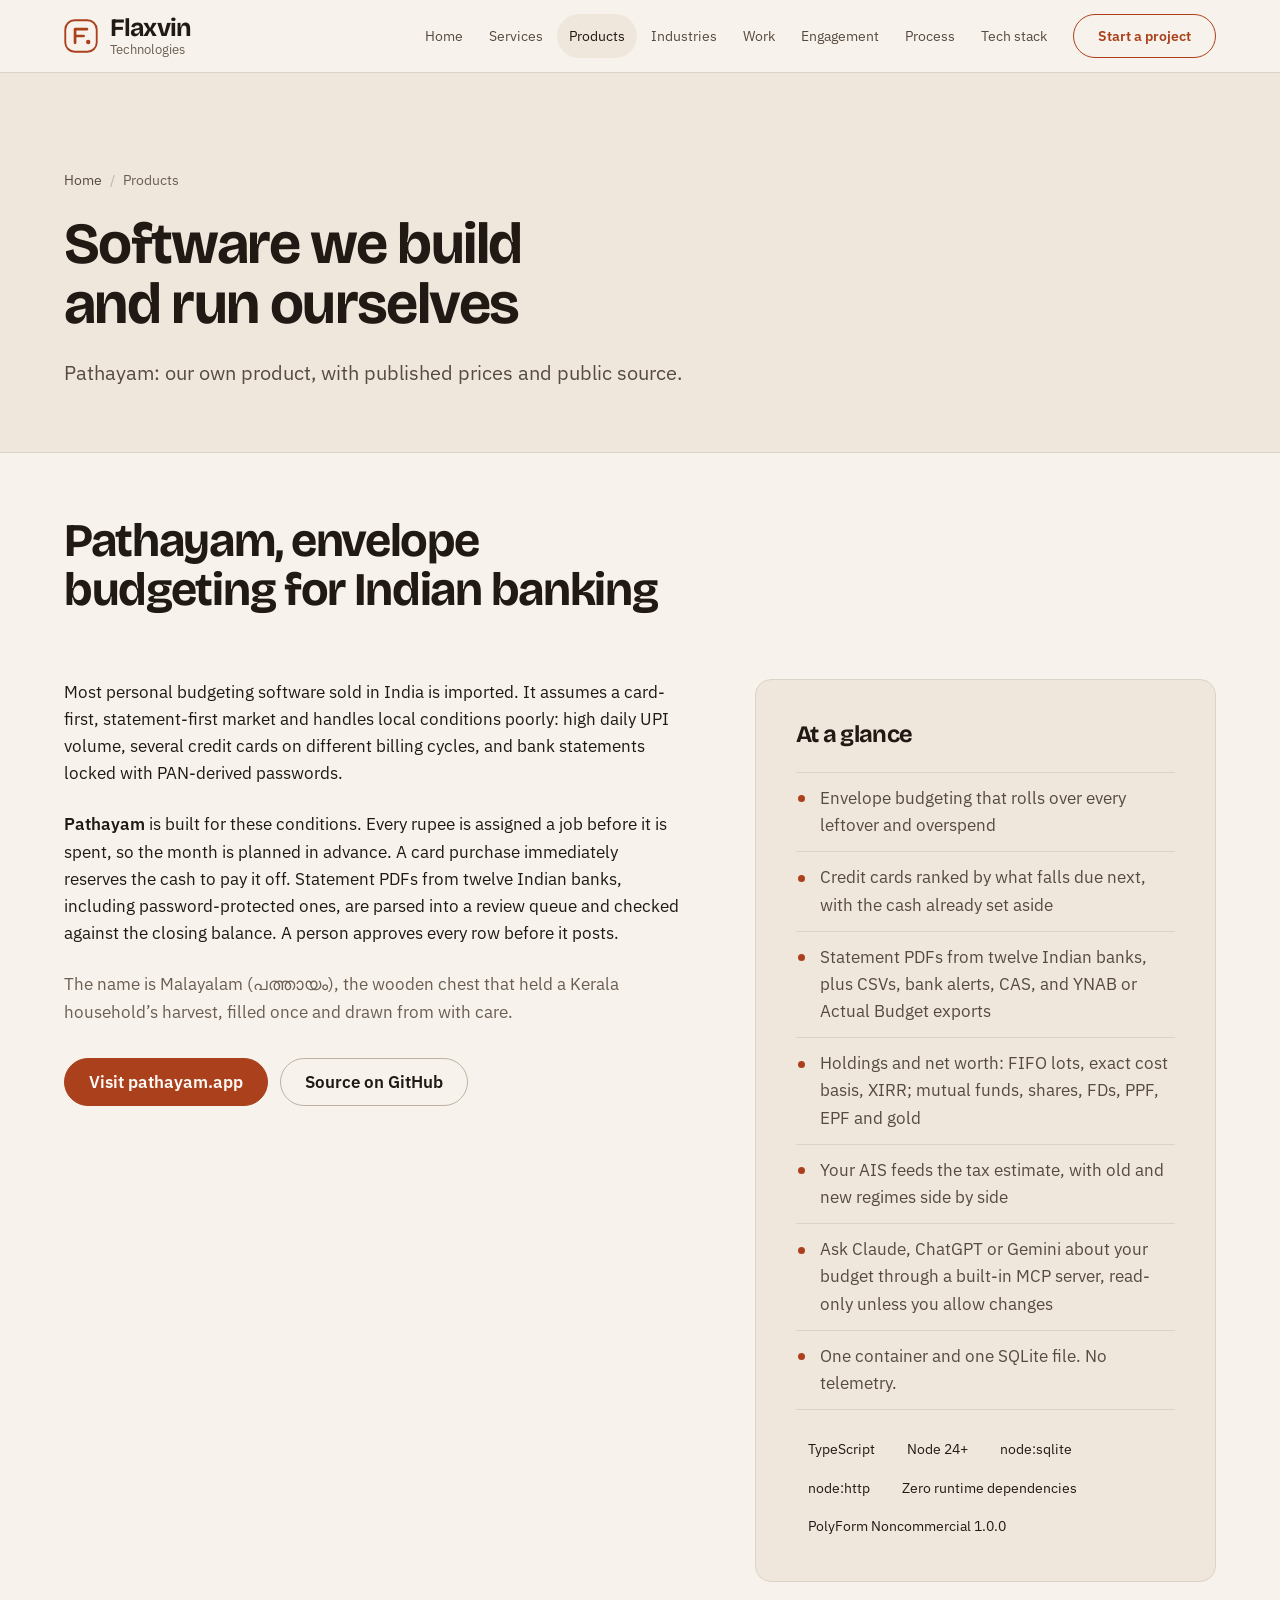
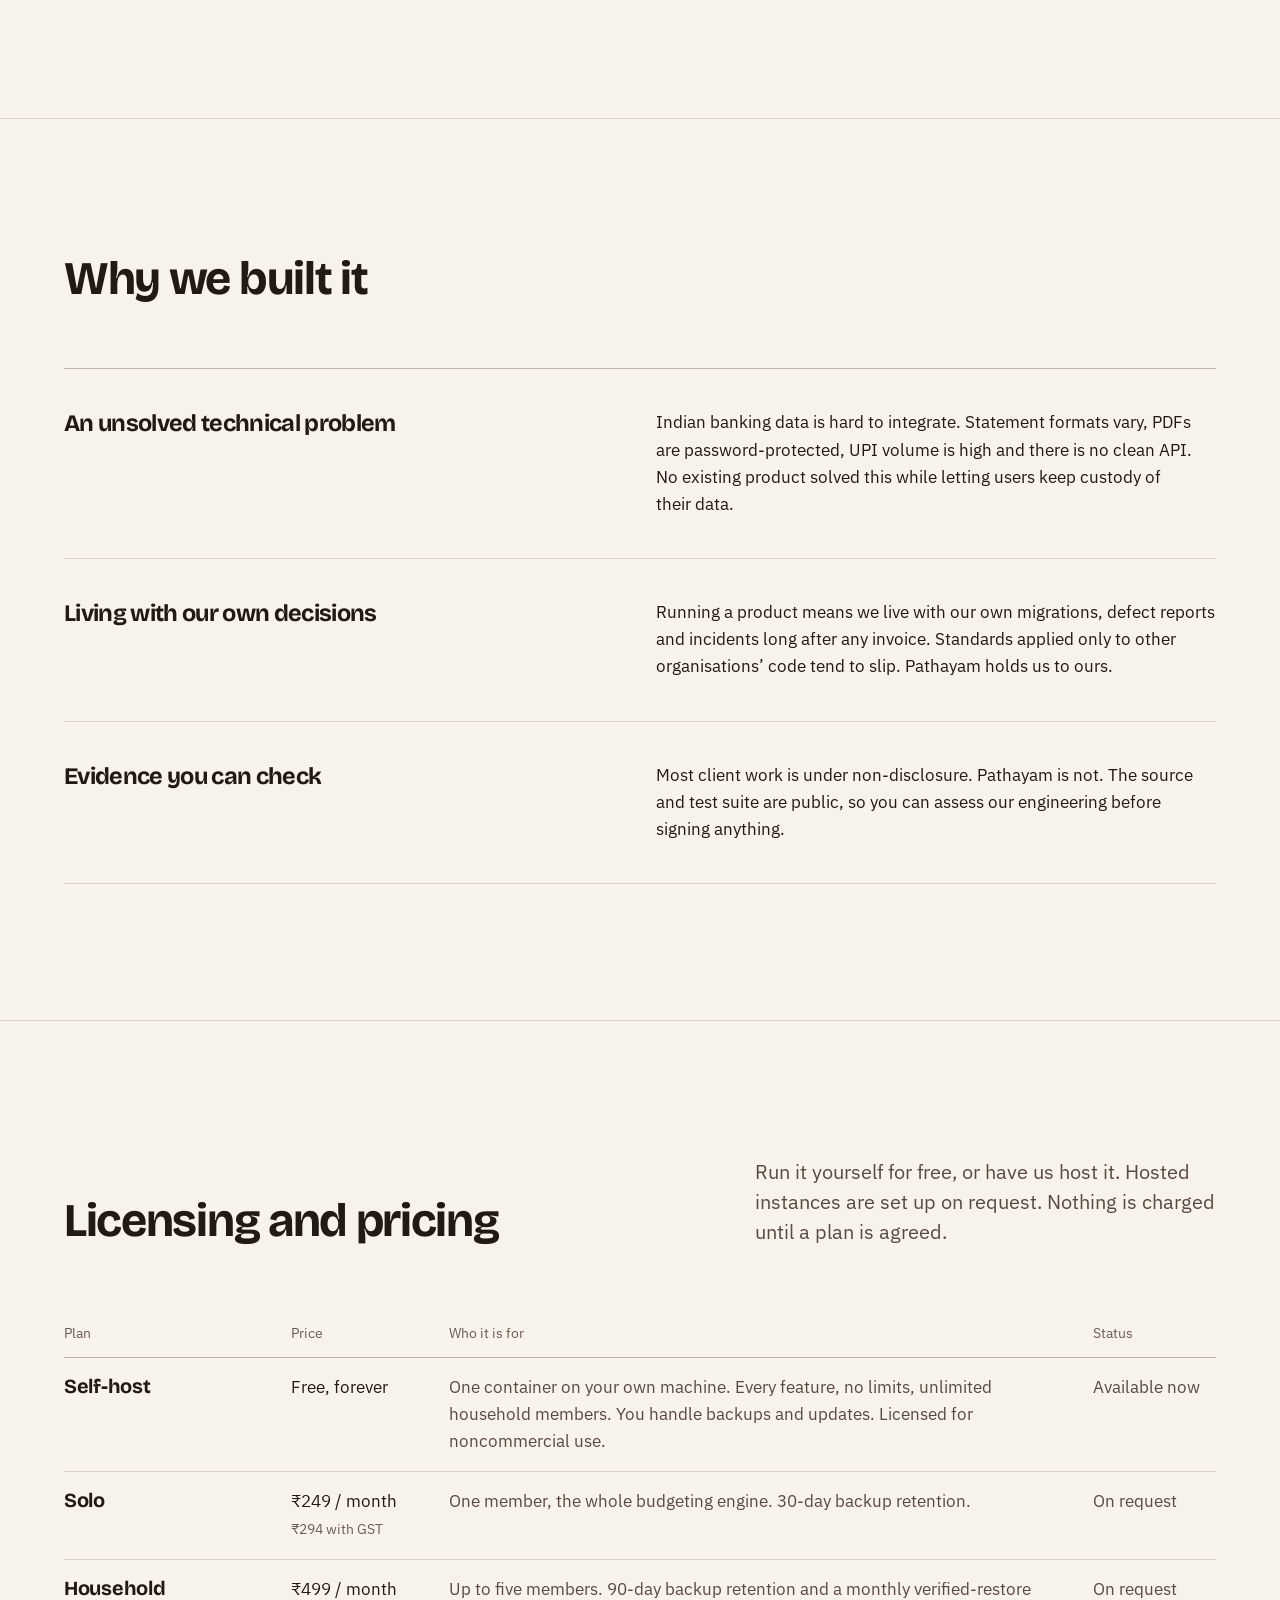
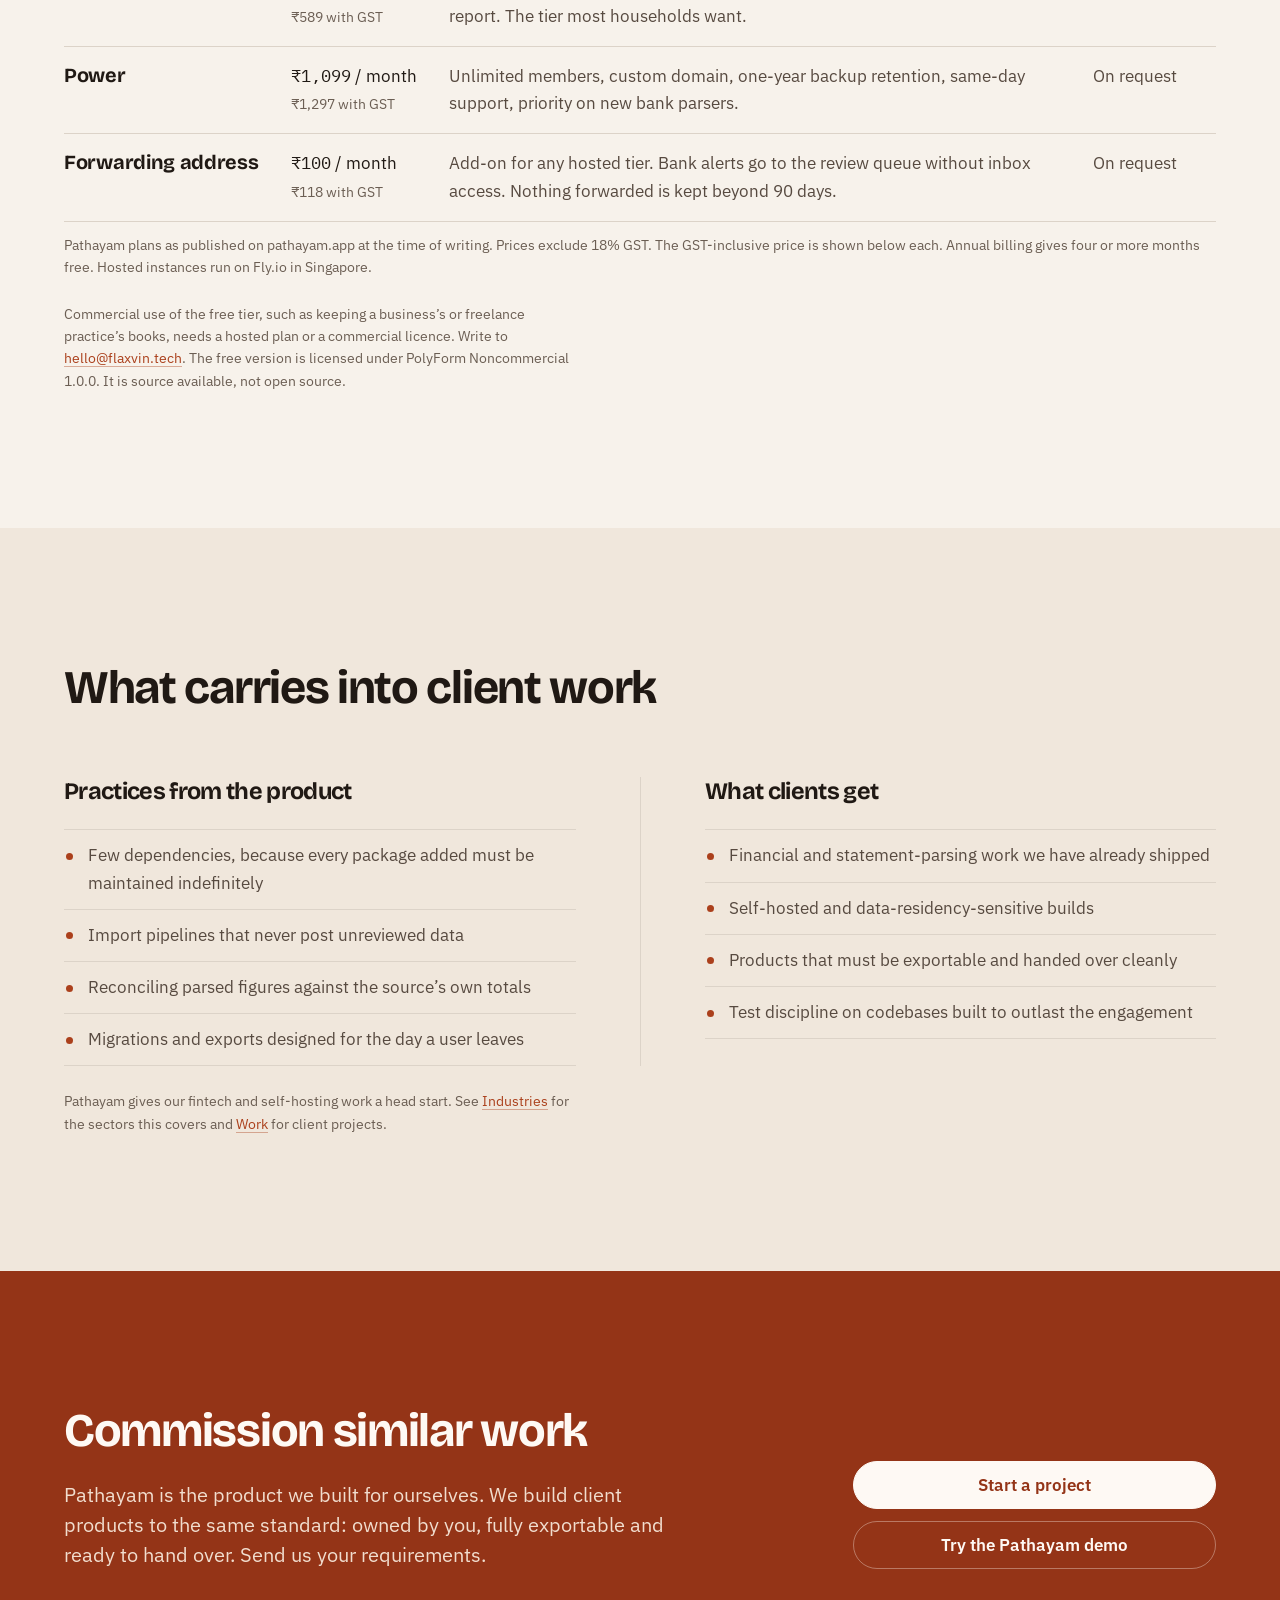
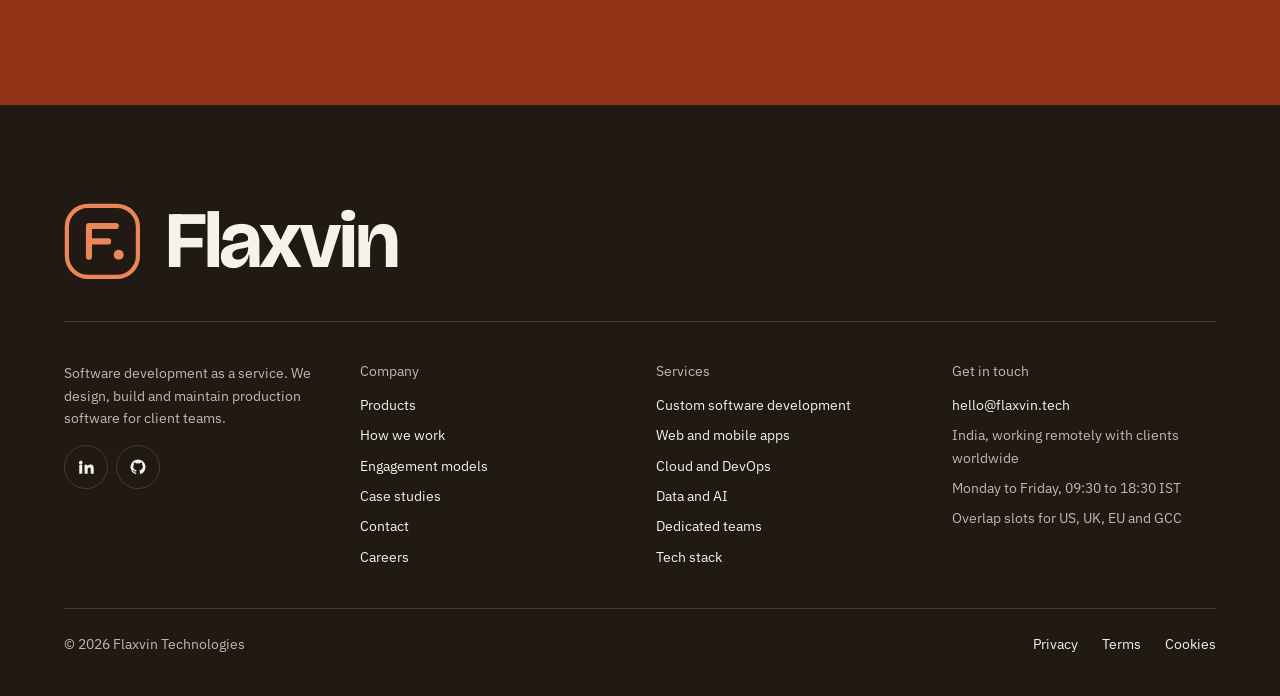
<file: products.html>
<!DOCTYPE html>
<html lang="en">
<head>
<meta charset="utf-8">
<meta name="viewport" content="width=device-width, initial-scale=1">
<title>Products, Flaxvin Technologies</title>
<meta name="description" content="Pathayam, the envelope-budgeting product Flaxvin Technologies builds and runs itself. Self-hosted, source available, built for Indian banking.">
<link rel="canonical" href="https://flaxvin.tech/products.html">
<meta name="color-scheme" content="light dark">
<meta name="theme-color" content="#f6f1e9" media="(prefers-color-scheme: light)">
<meta name="theme-color" content="#1a1714" media="(prefers-color-scheme: dark)">
<meta property="og:title" content="Products, Flaxvin Technologies">
<meta property="og:description" content="Pathayam, the envelope-budgeting product Flaxvin Technologies builds and runs itself. Self-hosted, source available, built for Indian banking.">
<meta property="og:site_name" content="Flaxvin Technologies">
<meta property="og:type" content="website">
<meta property="og:image" content="https://flaxvin.tech/og-image.png">
<meta property="og:image:width" content="1200">
<meta property="og:image:height" content="630">
<meta property="og:url" content="https://flaxvin.tech/products.html">
<meta name="twitter:card" content="summary_large_image">
<link rel="icon" href="favicon.ico" sizes="any">
<link rel="icon" href="favicon.svg" type="image/svg+xml">
<link rel="apple-touch-icon" href="assets/logo/apple-touch-icon.png">
<link rel="preconnect" href="https://fonts.googleapis.com">
<link rel="preconnect" href="https://fonts.gstatic.com" crossorigin>
<link rel="stylesheet" href="https://fonts.googleapis.com/css2?family=Bricolage+Grotesque:opsz,wght@12..96,700&family=IBM+Plex+Mono:wght@400&family=IBM+Plex+Sans:wght@400;600&display=swap">
<link rel="stylesheet" href="assets/css/site.css">
<link rel="stylesheet" href="assets/css/pages/products.css">
</head>
<body id="top">
<a class="skip" href="#main">Skip to content</a>
<header class="hdr">
  <div class="container hdr__in">
    <a class="brand" href="index.html" aria-label="Flaxvin Technologies, home">
      <svg class="brand__mark" viewBox="0 0 40 40" aria-hidden="true"><rect x="1.5" y="1.5" width="37" height="37" rx="11" fill="none" stroke="currentColor" stroke-width="2.2"/><path d="M13 28V12h14M13 20h10" stroke="currentColor" stroke-width="3.2" stroke-linecap="round" stroke-linejoin="round" fill="none"/><circle cx="28.5" cy="27" r="2.6" fill="currentColor"/></svg>
      <span class="brand__name">Flaxvin<span class="brand__sub">Technologies</span></span>
    </a>
    <button class="burger" id="burger" type="button" aria-label="Toggle navigation menu" aria-expanded="false" aria-controls="site-nav"><span></span></button>
    <nav class="nav" id="site-nav" aria-label="Primary">
      <a href="index.html">Home</a>
      <a href="services.html">Services</a>
      <a href="products.html" aria-current="page">Products</a>
      <a href="industries.html">Industries</a>
      <a href="work.html">Work</a>
      <a href="engagement.html">Engagement</a>
      <a href="process.html">Process</a>
      <a href="tech.html">Tech stack</a>
      <a class="btn" href="contact.html">Start a project</a>
    </nav>
  </div>
</header>

<main id="main">
  <section class="page-hero">
    <div class="container page-hero__in">
      <ol class="crumb"><li><a href="index.html">Home</a></li><li aria-current="page">Products</li></ol>
      <h1>Software we build and run ourselves</h1>
      <p class="lead">Pathayam: our own product, with published prices and public source.</p>
    </div>
  </section>

  <section class="sec" aria-labelledby="pathayam-title">
    <div class="container">
      <div class="head">
        <h2 id="pathayam-title">Pathayam, envelope budgeting for Indian banking</h2>
      </div>
      <div class="cols pt-split">
        <div class="span-7 pt-text">
          <p>Most personal budgeting software sold in India is imported. It assumes a card-first, statement-first market and handles local conditions poorly: high daily UPI volume, several credit cards on different billing cycles, and bank statements locked with PAN-derived passwords.</p>
          <p><strong>Pathayam</strong> is built for these conditions. Every rupee is assigned a job before it is spent, so the month is planned in advance. A card purchase immediately reserves the cash to pay it off. Statement PDFs from twelve Indian banks, including password-protected ones, are parsed into a review queue and checked against the closing balance. A person approves every row before it posts.</p>
          <p class="muted">The name is Malayalam (<span lang="ml">&#3370;&#3364;&#3405;&#3364;&#3390;&#3375;&#3330;</span>), the wooden chest that held a Kerala household&rsquo;s harvest, filled once and drawn from with care.</p>
          <div class="actions">
            <a class="btn btn--primary" href="https://pathayam.app" target="_blank" rel="noopener">Visit pathayam.app</a>
            <a class="btn" href="https://github.com/flaxvin/Pathayam" target="_blank" rel="noopener">Source on GitHub</a>
          </div>
        </div>
        <aside class="span-5 fig pt-glance" aria-labelledby="glance-title">
          <h3 id="glance-title">At a glance</h3>
          <ul class="list">
            <li>Envelope budgeting that rolls over every leftover and overspend</li>
            <li>Credit cards ranked by what falls due next, with the cash already set aside</li>
            <li>Statement PDFs from twelve Indian banks, plus CSVs, bank alerts, CAS, and YNAB or Actual Budget exports</li>
            <li>Holdings and net worth: FIFO lots, exact cost basis, XIRR; mutual funds, shares, FDs, PPF, EPF and gold</li>
            <li>Your AIS feeds the tax estimate, with old and new regimes side by side</li>
            <li>Ask Claude, ChatGPT or Gemini about your budget through a built-in MCP server, read-only unless you allow changes</li>
            <li>One container and one SQLite file. No telemetry.</li>
          </ul>
          <ul class="tags" aria-label="Built with">
            <li>TypeScript</li><li>Node 24+</li><li>node:sqlite</li><li>node:http</li><li>Zero runtime dependencies</li><li>PolyForm Noncommercial 1.0.0</li>
          </ul>
        </aside>
      </div>
    </div>
  </section>

  <section class="sec" aria-labelledby="why-title">
    <div class="container">
      <div class="head">
        <h2 id="why-title">Why we built it</h2>
      </div>
      <ol class="rows">
        <li class="row row--wide">
          <h3 class="row__title">An unsolved technical problem</h3>
          <div class="row__body"><p>Indian banking data is hard to integrate. Statement formats vary, PDFs are password-protected, UPI volume is high and there is no clean API. No existing product solved this while letting users keep custody of their data.</p></div>
        </li>
        <li class="row row--wide">
          <h3 class="row__title">Living with our own decisions</h3>
          <div class="row__body"><p>Running a product means we live with our own migrations, defect reports and incidents long after any invoice. Standards applied only to other organisations&rsquo; code tend to slip. Pathayam holds us to ours.</p></div>
        </li>
        <li class="row row--wide">
          <h3 class="row__title">Evidence you can check</h3>
          <div class="row__body"><p>Most client work is under non-disclosure. Pathayam is not. The source and test suite are public, so you can assess our engineering before signing anything.</p></div>
        </li>
      </ol>
    </div>
  </section>

  <section class="sec" aria-labelledby="pricing-title">
    <div class="container">
      <div class="head head--split">
        <h2 id="pricing-title">Licensing and pricing</h2>
        <p class="lead">Run it yourself for free, or have us host it. Hosted instances are set up on request. Nothing is charged until a plan is agreed.</p>
      </div>
      <div class="register-wrap" role="region" aria-labelledby="pricing-title" tabindex="0">
        <table class="register register--stack pt-plans">
          <caption>Pathayam plans as published on pathayam.app at the time of writing. Prices exclude 18% GST. The GST-inclusive price is shown below each. Annual billing gives four or more months free. Hosted instances run on Fly.io in Singapore.</caption>
          <thead><tr><th scope="col">Plan</th><th scope="col">Price</th><th scope="col">Who it is for</th><th scope="col">Status</th></tr></thead>
          <tbody>
            <tr><th scope="row">Self-host</th><td data-label="Price">Free, forever</td><td data-label="Who it is for">One container on your own machine. Every feature, no limits, unlimited household members. You handle backups and updates. Licensed for noncommercial use.</td><td data-label="Status">Available now</td></tr>
            <tr><th scope="row">Solo</th><td data-label="Price"><span class="num">&#8377;249</span> / month<br><span class="small muted">&#8377;294 with GST</span></td><td data-label="Who it is for">One member, the whole budgeting engine. 30-day backup retention.</td><td data-label="Status">On request</td></tr>
            <tr><th scope="row">Household</th><td data-label="Price"><span class="num">&#8377;499</span> / month<br><span class="small muted">&#8377;589 with GST</span></td><td data-label="Who it is for">Up to five members. 90-day backup retention and a monthly verified-restore report. The tier most households want.</td><td data-label="Status">On request</td></tr>
            <tr><th scope="row">Power</th><td data-label="Price"><span class="num">&#8377;1,099</span> / month<br><span class="small muted">&#8377;1,297 with GST</span></td><td data-label="Who it is for">Unlimited members, custom domain, one-year backup retention, same-day support, priority on new bank parsers.</td><td data-label="Status">On request</td></tr>
            <tr><th scope="row">Forwarding address</th><td data-label="Price"><span class="num">&#8377;100</span> / month<br><span class="small muted">&#8377;118 with GST</span></td><td data-label="Who it is for">Add-on for any hosted tier. Bank alerts go to the review queue without inbox access. Nothing forwarded is kept beyond 90 days.</td><td data-label="Status">On request</td></tr>
          </tbody>
        </table>
      </div>
      <p class="small muted pt-note">Commercial use of the free tier, such as keeping a business&rsquo;s or freelance practice&rsquo;s books, needs a hosted plan or a commercial licence. Write to <a href="mailto:hello@flaxvin.tech">hello@flaxvin.tech</a>. The free version is licensed under PolyForm Noncommercial 1.0.0. It is source available, not open source.</p>
    </div>
  </section>

  <section class="sec band" aria-labelledby="apply-title">
    <div class="container">
      <div class="head">
        <h2 id="apply-title">What carries into client work</h2>
      </div>
      <div class="pt-elev">
        <div class="pt-elev__col">
          <h3>Practices from the product</h3>
          <ul class="list">
            <li>Few dependencies, because every package added must be maintained indefinitely</li>
            <li>Import pipelines that never post unreviewed data</li>
            <li>Reconciling parsed figures against the source&rsquo;s own totals</li>
            <li>Migrations and exports designed for the day a user leaves</li>
          </ul>
        </div>
        <div class="pt-elev__col">
          <h3>What clients get</h3>
          <ul class="list">
            <li>Financial and statement-parsing work we have already shipped</li>
            <li>Self-hosted and data-residency-sensitive builds</li>
            <li>Products that must be exportable and handed over cleanly</li>
            <li>Test discipline on codebases built to outlast the engagement</li>
          </ul>
        </div>
      </div>
      <p class="small muted pt-note">Pathayam gives our fintech and self-hosting work a head start. See <a href="industries.html">Industries</a> for the sectors this covers and <a href="work.html">Work</a> for client projects.</p>
    </div>
  </section>

  <section class="sec band--deep close" aria-labelledby="close-title">
    <div class="container close__in">
      <div class="close__text">
        <h2 id="close-title">Commission similar work</h2>
        <p class="lead">Pathayam is the product we built for ourselves. We build client products to the same standard: owned by you, fully exportable and ready to hand over. Send us your requirements.</p>
      </div>
      <div class="close__side">
        <a class="btn btn--primary" href="contact.html">Start a project</a>
        <a class="btn" href="https://pathayam.app/demo.html" target="_blank" rel="noopener">Try the Pathayam demo</a>
      </div>
    </div>
  </section>
</main>

<footer class="ftr">
  <div class="container">
    <a class="ftr__mast" href="index.html" aria-label="Flaxvin Technologies, home">
      <svg viewBox="0 0 40 40" aria-hidden="true"><rect x="1.5" y="1.5" width="37" height="37" rx="11" fill="none" stroke="currentColor" stroke-width="2.2"/><path d="M13 28V12h14M13 20h10" stroke="currentColor" stroke-width="3.2" stroke-linecap="round" stroke-linejoin="round" fill="none"/><circle cx="28.5" cy="27" r="2.6" fill="currentColor"/></svg>
      <span class="ftr__word">Flaxvin</span>
    </a>
    <div class="ftr__cols">
      <div class="ftr__about">
        <p>Software development as a service. We design, build and maintain production software for client teams.</p>
        <div class="social">
          <a href="https://www.linkedin.com/company/flaxvin" target="_blank" rel="noopener" aria-label="Flaxvin Technologies on LinkedIn"><svg viewBox="0 0 24 24" fill="currentColor" aria-hidden="true"><path d="M4.98 3.5A2.5 2.5 0 1 0 5 8.5a2.5 2.5 0 0 0-.02-5zM3 9h4v12H3zM10 9h3.8v1.7h.05A4.2 4.2 0 0 1 17.6 8.7c4 0 4.7 2.6 4.7 6V21h-4v-5.5c0-1.3 0-3-1.9-3s-2.2 1.4-2.2 2.9V21h-4z"/></svg></a>
          <a href="https://github.com/flaxvin" target="_blank" rel="noopener" aria-label="Flaxvin Technologies on GitHub"><svg viewBox="0 0 24 24" fill="currentColor" aria-hidden="true"><path d="M12 2a10 10 0 0 0-3.16 19.49c.5.09.68-.22.68-.48v-1.7c-2.78.6-3.37-1.34-3.37-1.34-.45-1.16-1.11-1.47-1.11-1.47-.91-.62.07-.6.07-.6 1 .07 1.53 1.03 1.53 1.03.9 1.53 2.36 1.09 2.94.83.09-.65.35-1.09.63-1.34-2.22-.25-4.56-1.11-4.56-4.94 0-1.09.39-1.98 1.03-2.68-.1-.25-.45-1.27.1-2.64 0 0 .84-.27 2.75 1.02a9.5 9.5 0 0 1 5 0c1.91-1.29 2.75-1.02 2.75-1.02.55 1.37.2 2.39.1 2.64.64.7 1.03 1.59 1.03 2.68 0 3.84-2.34 4.69-4.57 4.94.36.31.68.92.68 1.85v2.74c0 .27.18.58.69.48A10 10 0 0 0 12 2z"/></svg></a>
        </div>
      </div>
      <nav aria-label="Company">
        <h2>Company</h2>
        <ul>
          <li><a href="products.html">Products</a></li>
          <li><a href="process.html">How we work</a></li>
          <li><a href="engagement.html">Engagement models</a></li>
          <li><a href="work.html">Case studies</a></li>
          <li><a href="contact.html">Contact</a></li>
          <li><a href="mailto:careers@flaxvin.tech">Careers</a></li>
        </ul>
      </nav>
      <nav aria-label="Services">
        <h2>Services</h2>
        <ul>
          <li><a href="services.html">Custom software development</a></li>
          <li><a href="services.html">Web and mobile apps</a></li>
          <li><a href="services.html">Cloud and DevOps</a></li>
          <li><a href="services.html">Data and AI</a></li>
          <li><a href="services.html">Dedicated teams</a></li>
          <li><a href="tech.html">Tech stack</a></li>
        </ul>
      </nav>
      <div class="ftr__contact">
        <h2>Get in touch</h2>
        <ul>
          <li><a href="mailto:hello@flaxvin.tech">hello@flaxvin.tech</a></li>
          <li class="muted">India, working remotely with clients worldwide</li>
          <li class="muted">Monday to Friday, 09:30 to 18:30 IST</li>
          <li class="muted">Overlap slots for US, UK, EU and GCC</li>
        </ul>
      </div>
    </div>
    <div class="ftr__bar">
      <p>&copy; <span id="year">2026</span> Flaxvin Technologies</p>
      <ul class="ftr__legal">
        <li><a href="privacy.html">Privacy</a></li>
        <li><a href="terms.html">Terms</a></li>
        <li><a href="cookies.html">Cookies</a></li>
      </ul>
    </div>
  </div>
</footer>
<script src="assets/js/site.js" defer></script>
</body>
</html>
</file>
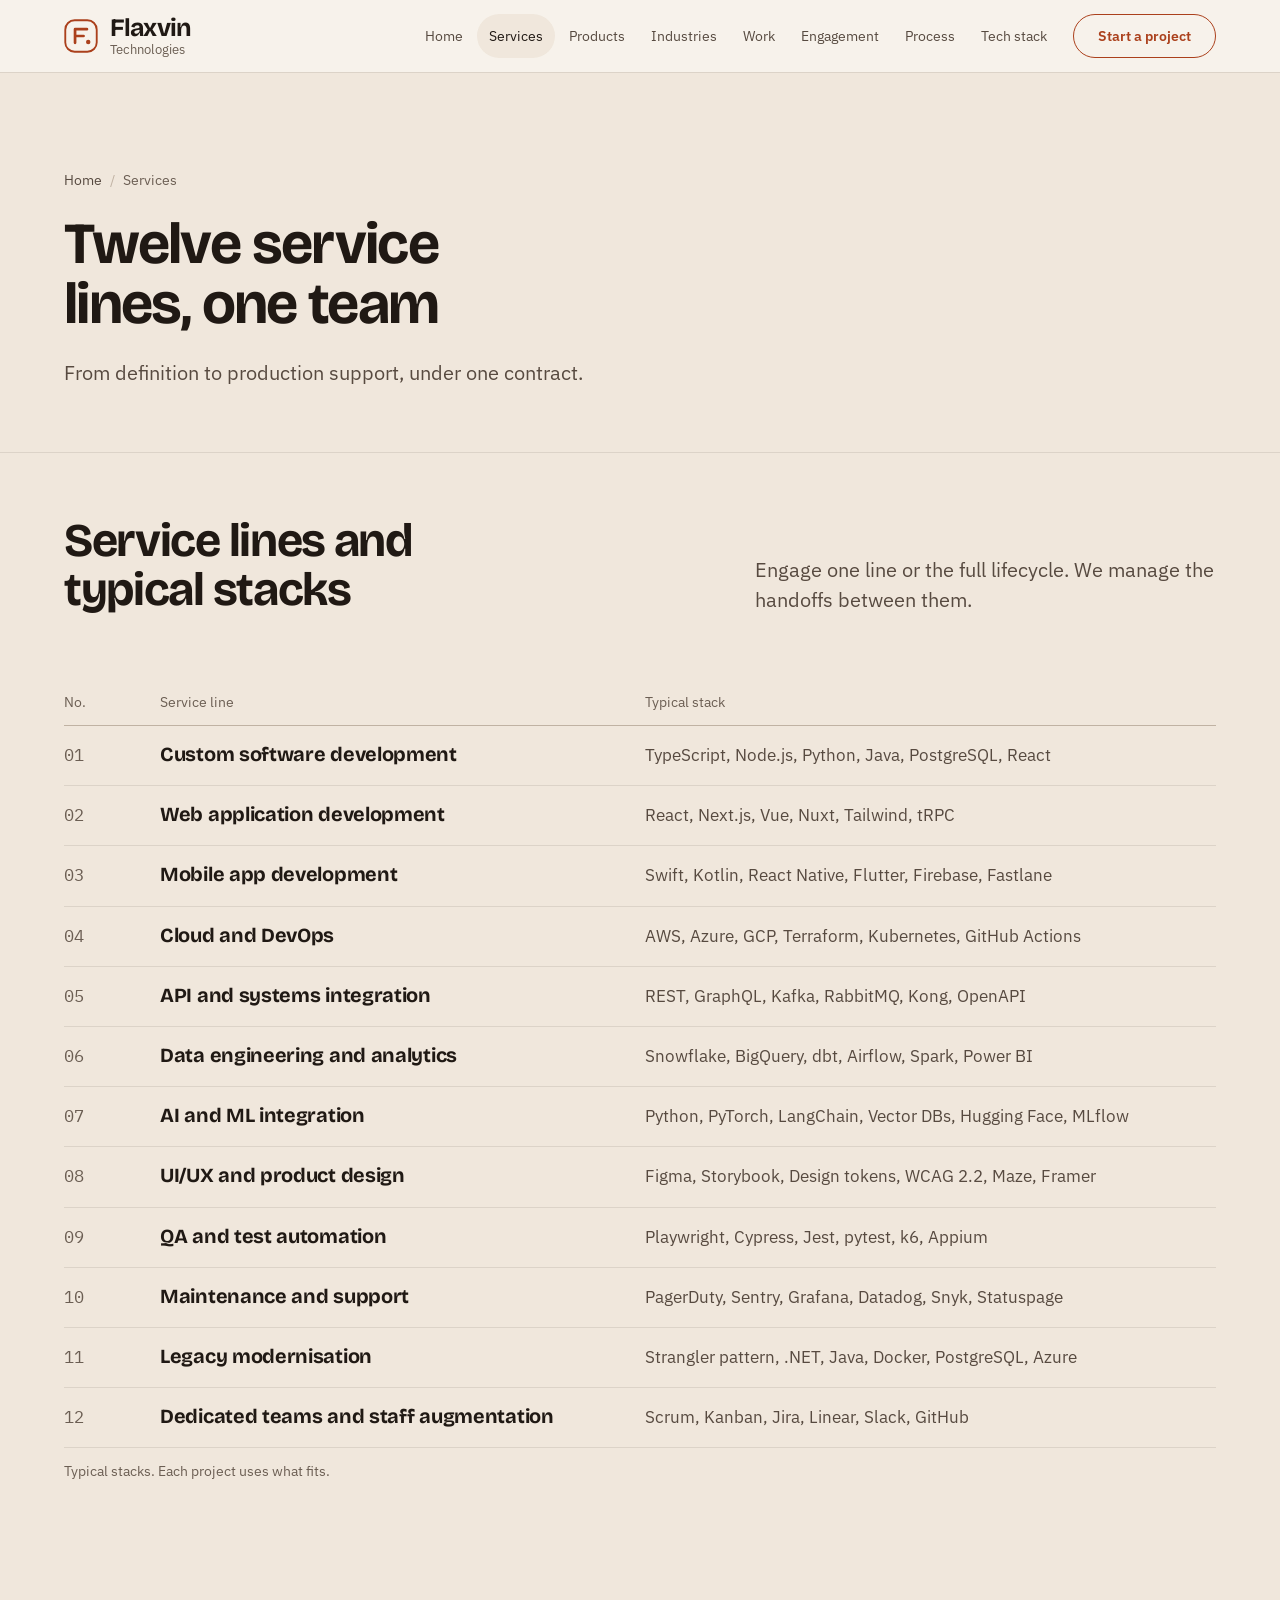
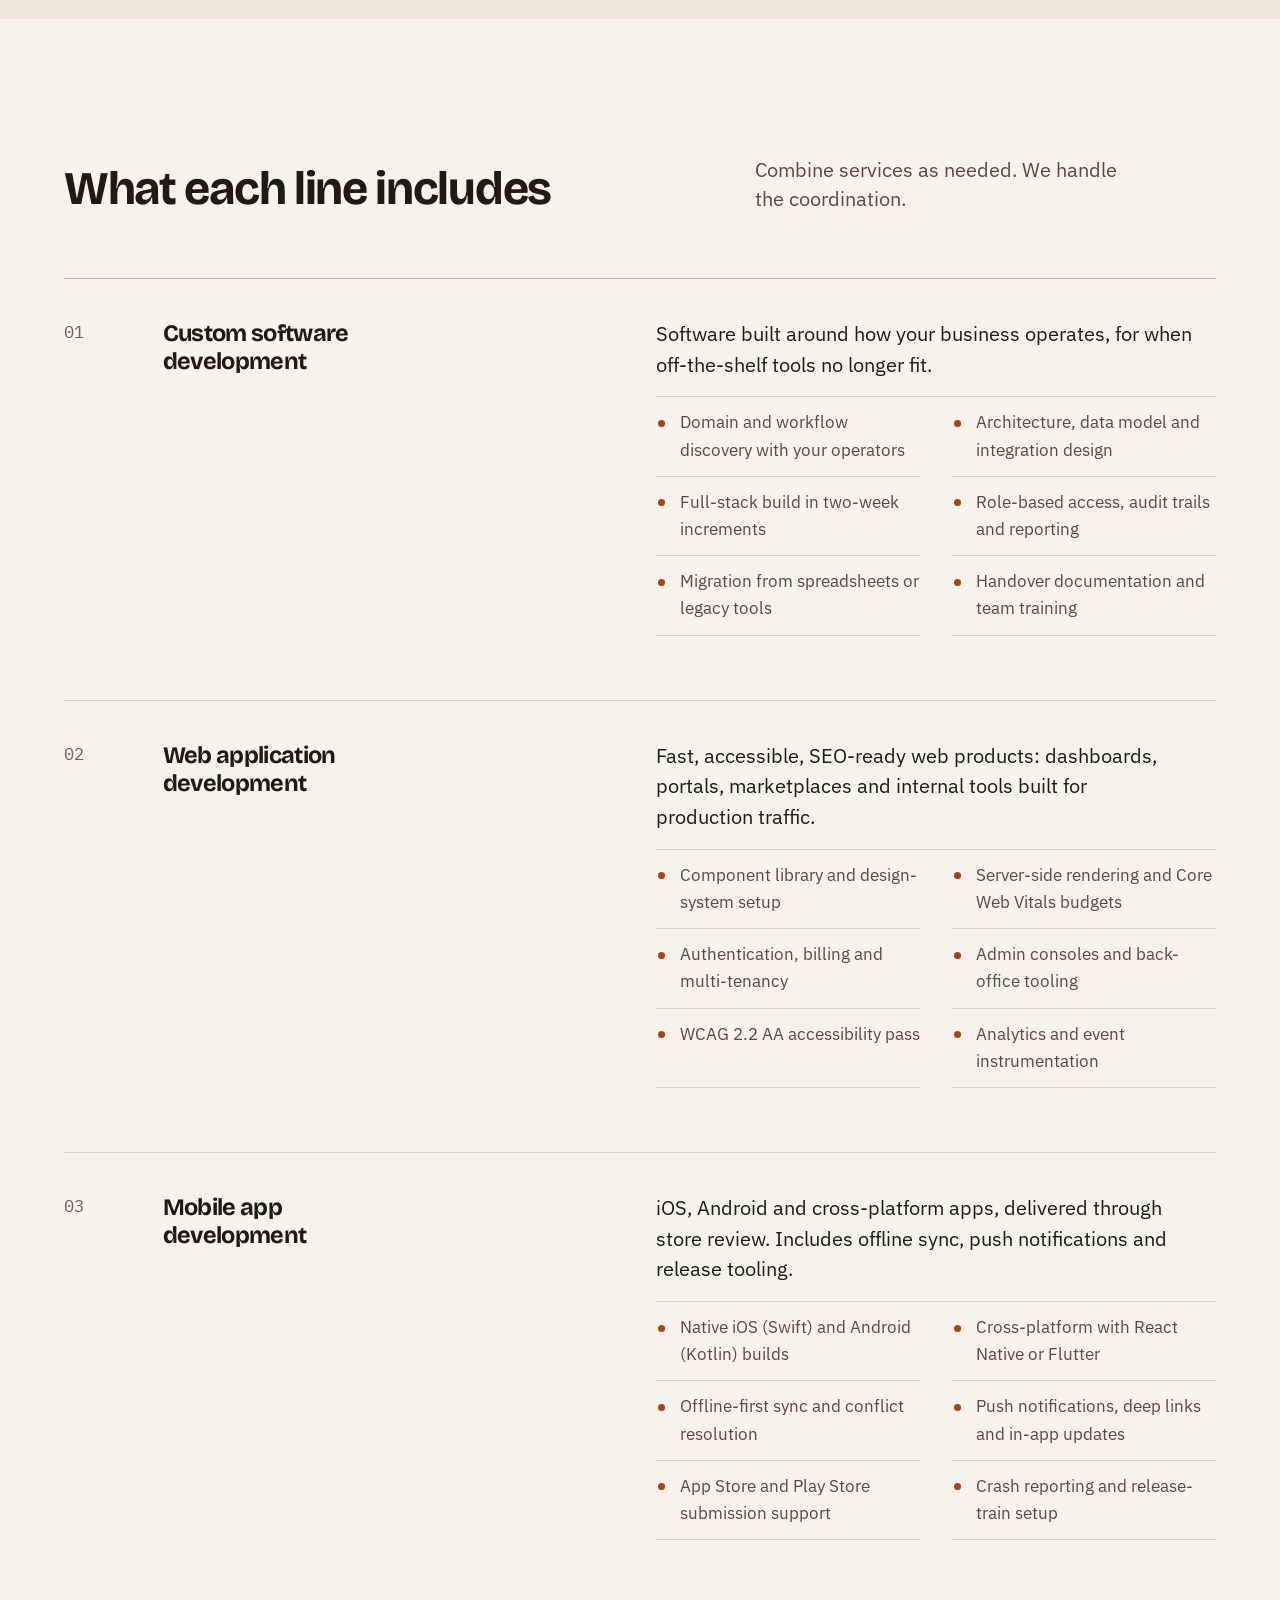
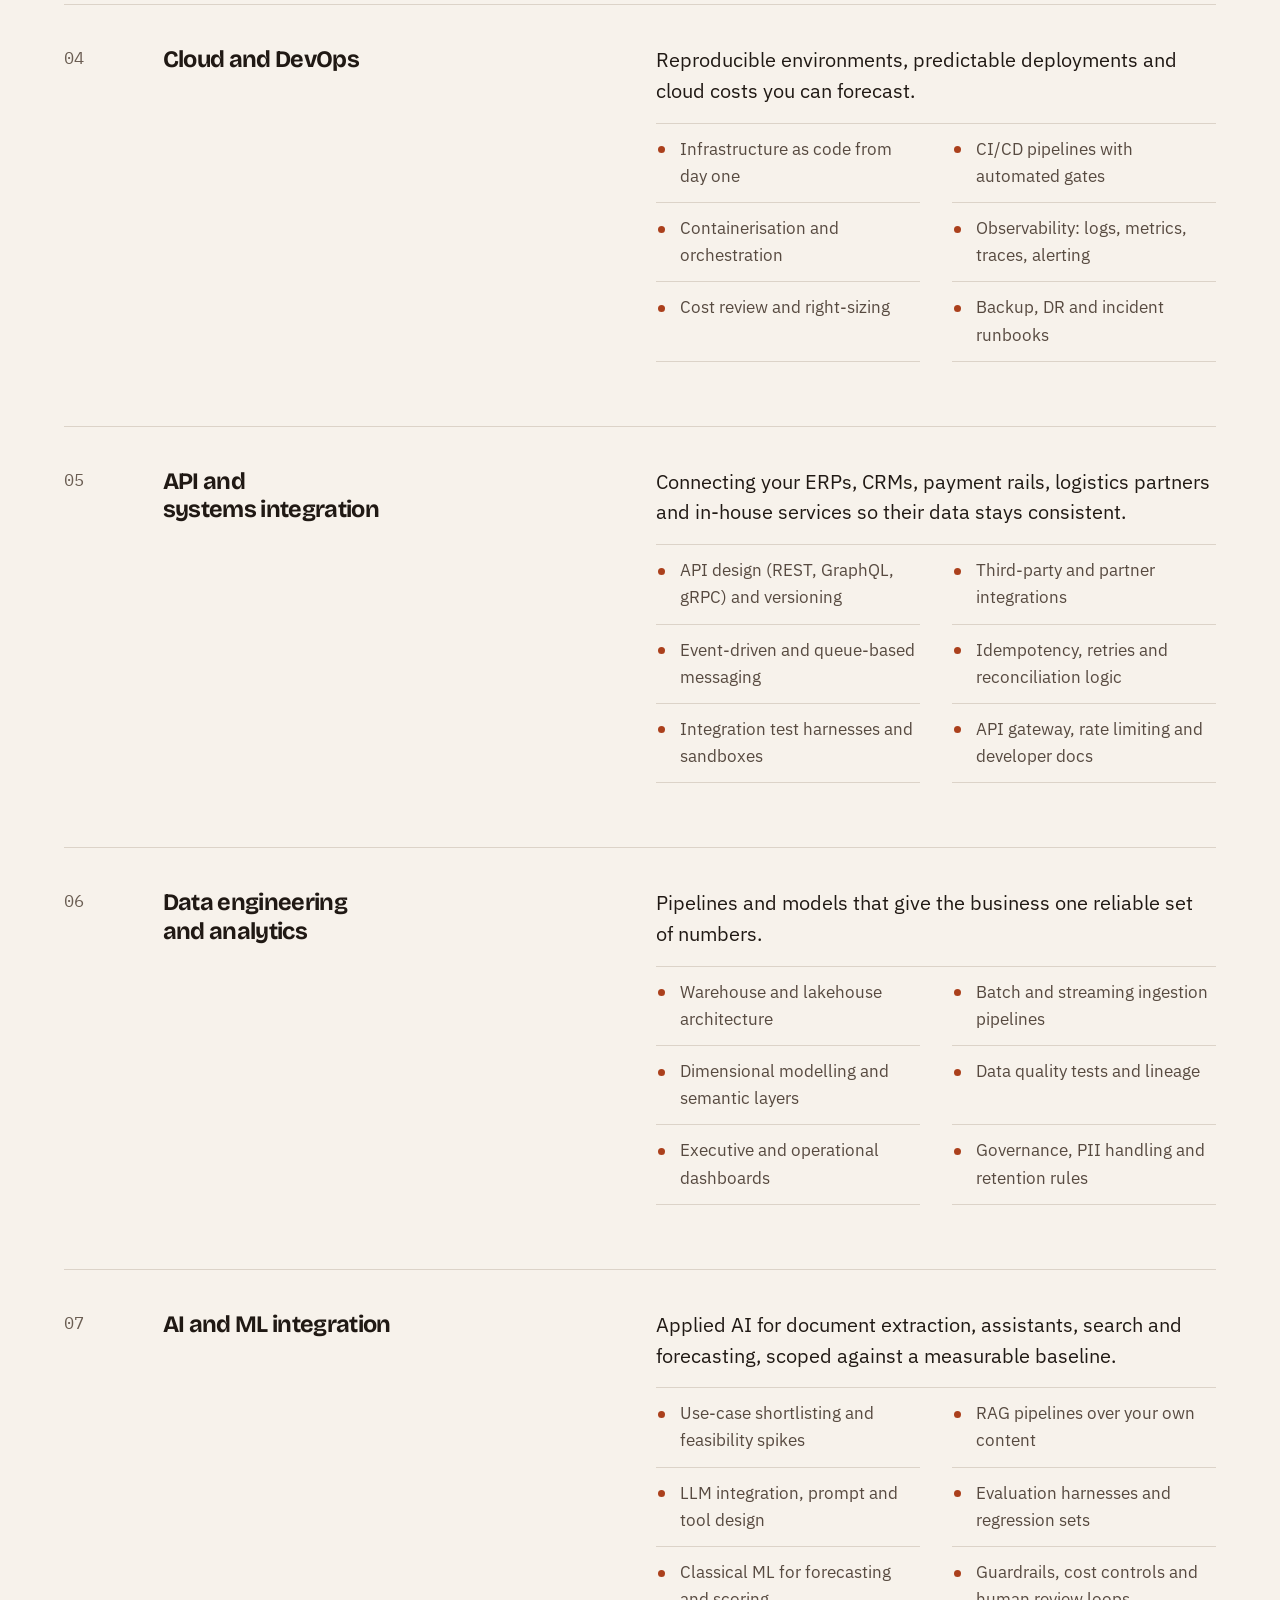
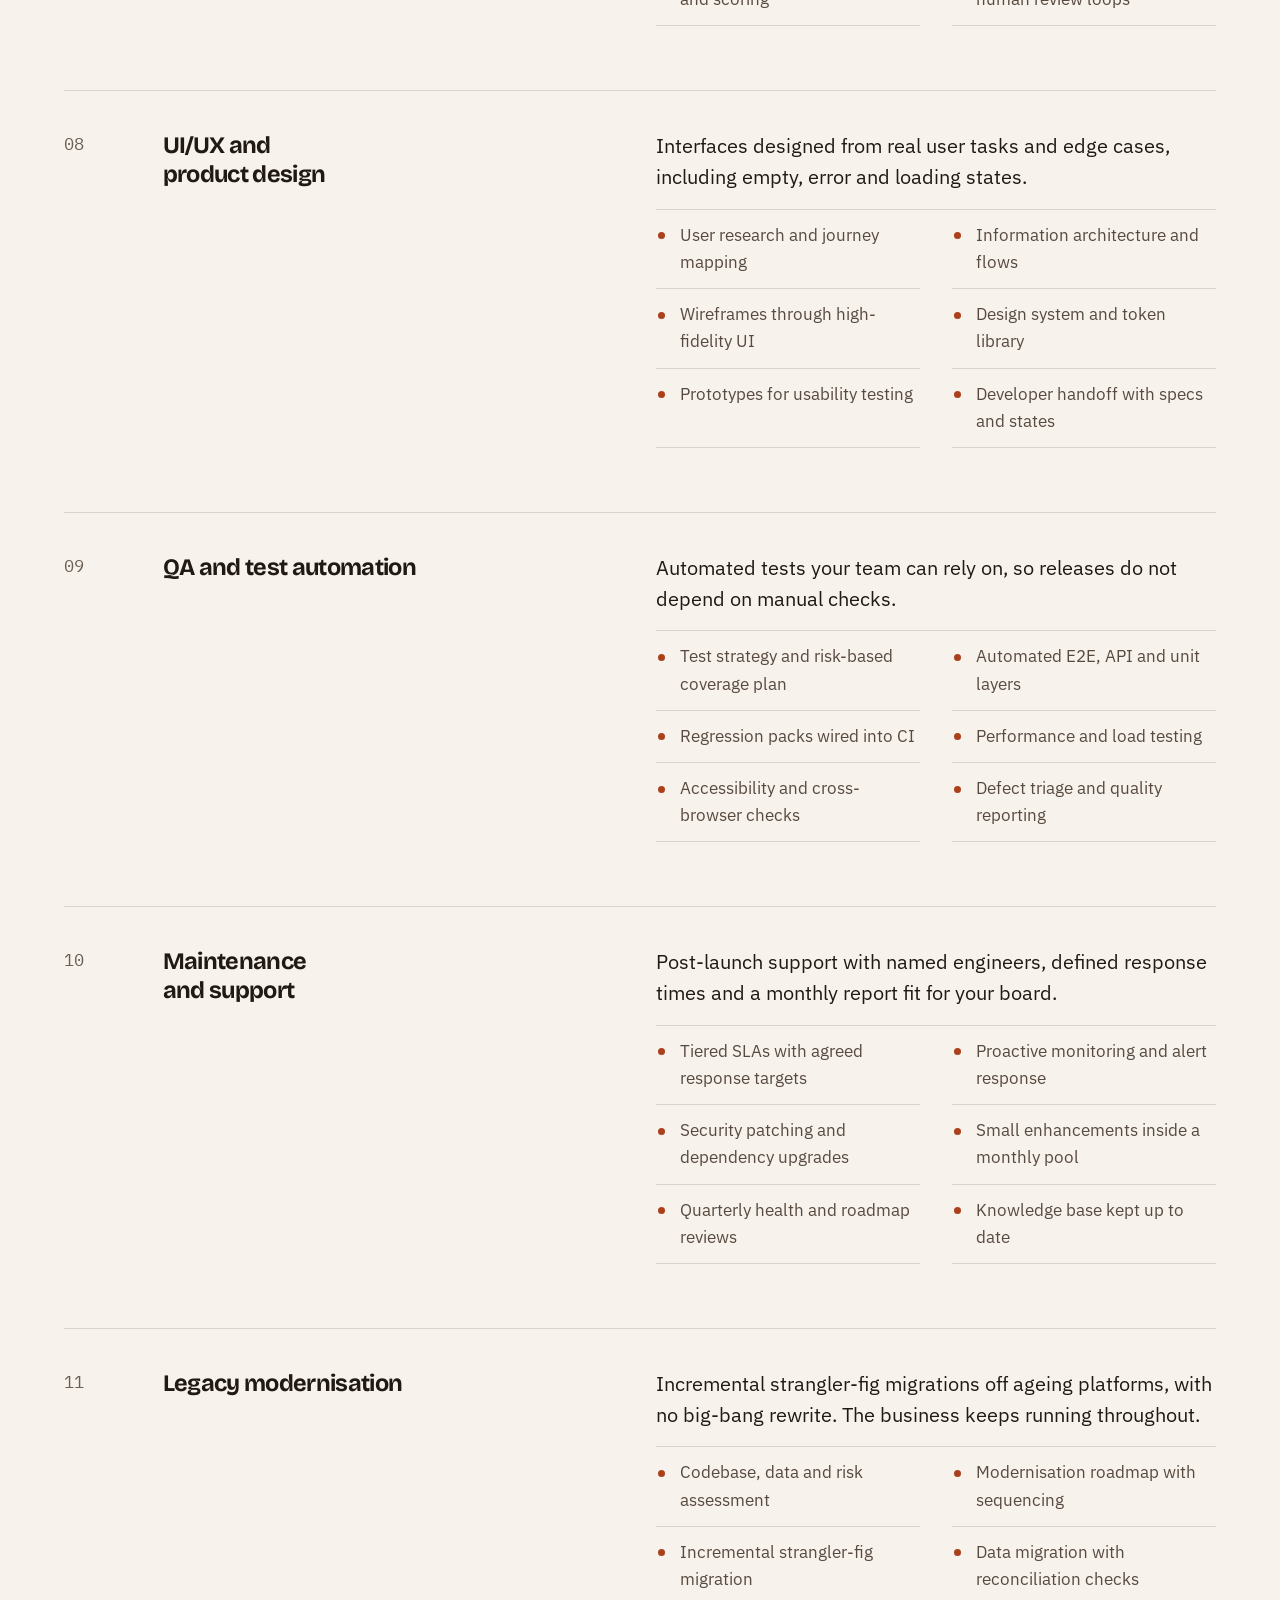
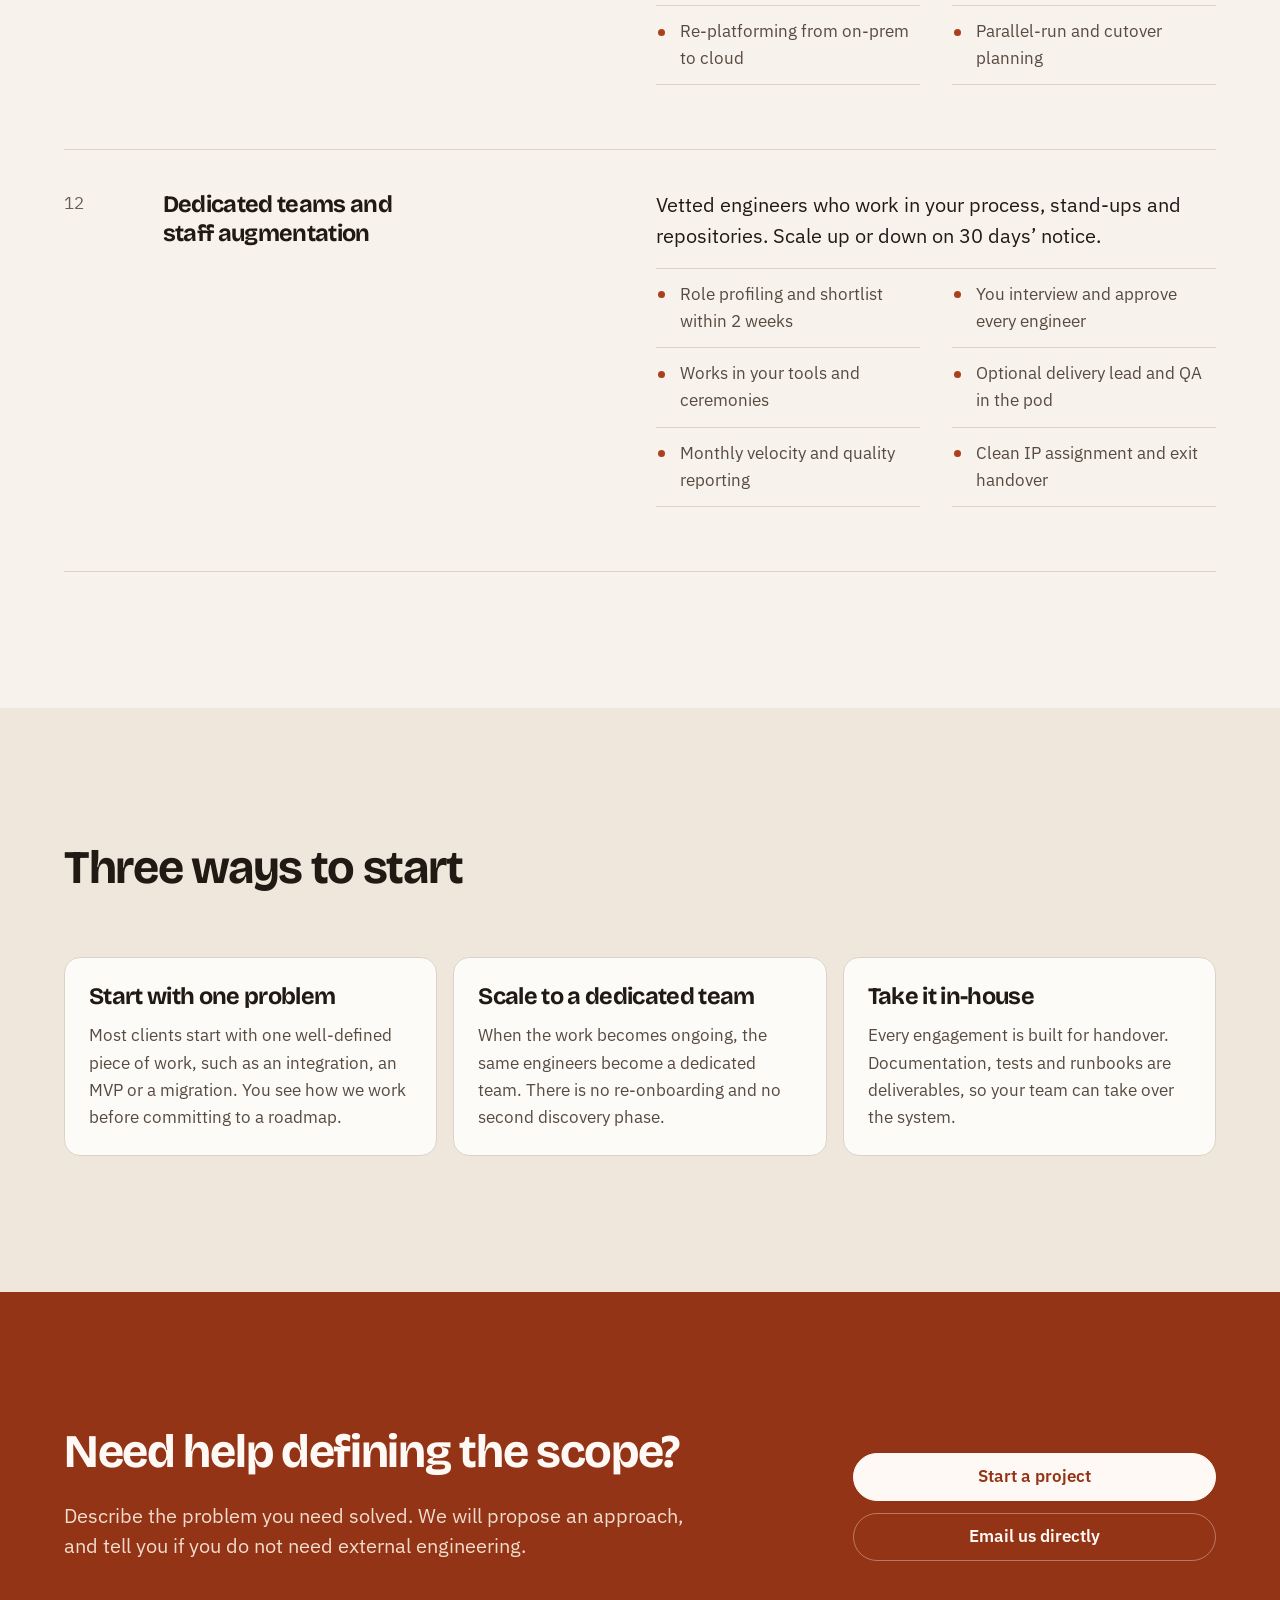
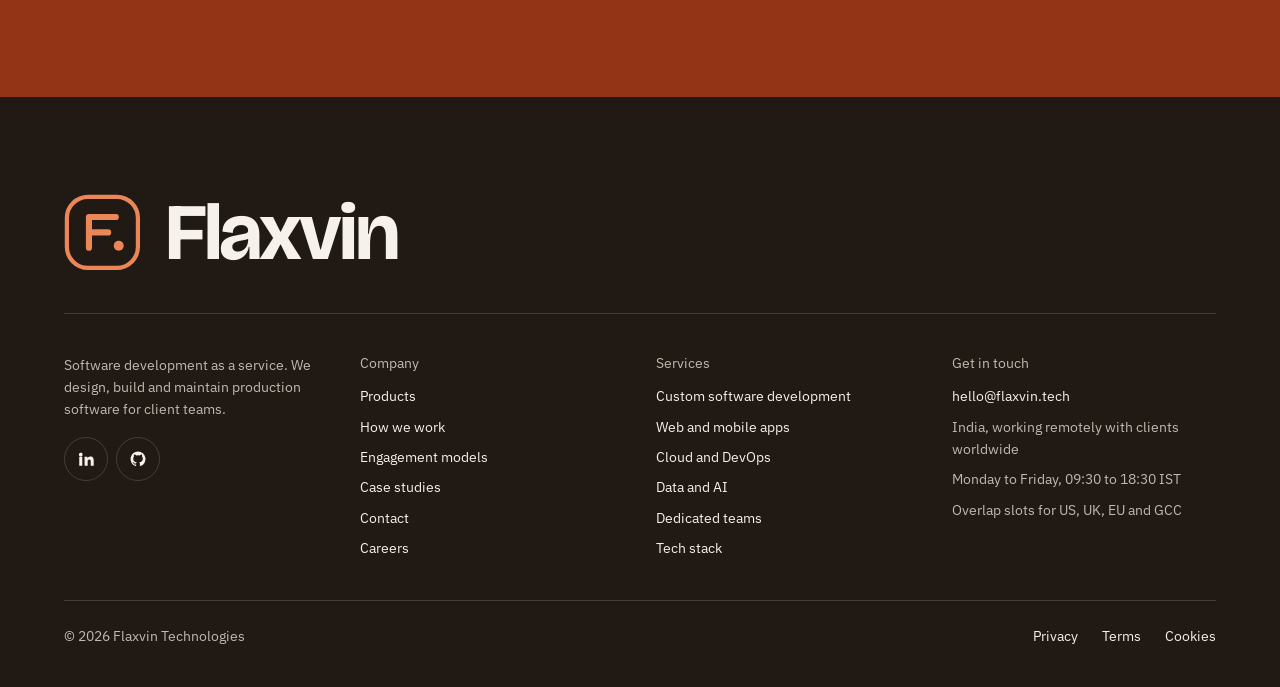
<file: services.html>
<!DOCTYPE html>
<html lang="en">
<head>
<meta charset="utf-8">
<meta name="viewport" content="width=device-width, initial-scale=1">
<title>Services, Flaxvin Technologies</title>
<meta name="description" content="Custom software, web and mobile development, cloud and DevOps, integration, data engineering, AI/ML, design, QA, support, legacy modernisation and dedicated teams.">
<link rel="canonical" href="https://flaxvin.tech/services.html">
<meta name="color-scheme" content="light dark">
<meta name="theme-color" content="#f6f1e9" media="(prefers-color-scheme: light)">
<meta name="theme-color" content="#1a1714" media="(prefers-color-scheme: dark)">
<meta property="og:title" content="Services, Flaxvin Technologies">
<meta property="og:description" content="Custom software, web and mobile development, cloud and DevOps, integration, data engineering, AI/ML, design, QA, support, legacy modernisation and dedicated teams.">
<meta property="og:site_name" content="Flaxvin Technologies">
<meta property="og:type" content="website">
<meta property="og:image" content="https://flaxvin.tech/og-image.png">
<meta property="og:image:width" content="1200">
<meta property="og:image:height" content="630">
<meta property="og:url" content="https://flaxvin.tech/services.html">
<meta name="twitter:card" content="summary_large_image">
<link rel="icon" href="favicon.ico" sizes="any">
<link rel="icon" href="favicon.svg" type="image/svg+xml">
<link rel="apple-touch-icon" href="assets/logo/apple-touch-icon.png">
<link rel="preconnect" href="https://fonts.googleapis.com">
<link rel="preconnect" href="https://fonts.gstatic.com" crossorigin>
<link rel="stylesheet" href="https://fonts.googleapis.com/css2?family=Bricolage+Grotesque:opsz,wght@12..96,700&family=IBM+Plex+Mono:wght@400&family=IBM+Plex+Sans:wght@400;600&display=swap">
<link rel="stylesheet" href="assets/css/site.css">
<link rel="stylesheet" href="assets/css/pages/services.css">
</head>
<body id="top">
<a class="skip" href="#main">Skip to content</a>
<header class="hdr">
  <div class="container hdr__in">
    <a class="brand" href="index.html" aria-label="Flaxvin Technologies, home">
      <svg class="brand__mark" viewBox="0 0 40 40" aria-hidden="true"><rect x="1.5" y="1.5" width="37" height="37" rx="11" fill="none" stroke="currentColor" stroke-width="2.2"/><path d="M13 28V12h14M13 20h10" stroke="currentColor" stroke-width="3.2" stroke-linecap="round" stroke-linejoin="round" fill="none"/><circle cx="28.5" cy="27" r="2.6" fill="currentColor"/></svg>
      <span class="brand__name">Flaxvin<span class="brand__sub">Technologies</span></span>
    </a>
    <button class="burger" id="burger" type="button" aria-label="Toggle navigation menu" aria-expanded="false" aria-controls="site-nav"><span></span></button>
    <nav class="nav" id="site-nav" aria-label="Primary">
      <a href="index.html">Home</a>
      <a href="services.html" aria-current="page">Services</a>
      <a href="products.html">Products</a>
      <a href="industries.html">Industries</a>
      <a href="work.html">Work</a>
      <a href="engagement.html">Engagement</a>
      <a href="process.html">Process</a>
      <a href="tech.html">Tech stack</a>
      <a class="btn" href="contact.html">Start a project</a>
    </nav>
  </div>
</header>

<main id="main">
  <section class="page-hero">
    <div class="container page-hero__in">
      <ol class="crumb"><li><a href="index.html">Home</a></li><li aria-current="page">Services</li></ol>
      <h1>Twelve service lines, one team</h1>
      <p class="lead">From definition to production support, under one contract.</p>
    </div>
  </section>

  <section class="sec band" aria-labelledby="reg-title">
    <div class="container">
      <div class="head head--split">
        <h2 id="reg-title">Service lines and typical stacks</h2>
        <p class="lead">Engage one line or the full lifecycle. We manage the handoffs between them.</p>
      </div>
      <div class="register-wrap" tabindex="0" role="region" aria-labelledby="reg-title">
        <table class="register register--stack svc-reg">
          <caption>Typical stacks. Each project uses what fits.</caption>
          <thead><tr><th scope="col">No.</th><th scope="col">Service line</th><th scope="col">Typical stack</th></tr></thead>
          <tbody>
            <tr><td class="num">01</td><th scope="row"><a href="#custom-software">Custom software development</a></th><td data-label="Typical stack">TypeScript, Node.js, Python, Java, PostgreSQL, React</td></tr>
            <tr><td class="num">02</td><th scope="row"><a href="#web-apps">Web application development</a></th><td data-label="Typical stack">React, Next.js, Vue, Nuxt, Tailwind, tRPC</td></tr>
            <tr><td class="num">03</td><th scope="row"><a href="#mobile">Mobile app development</a></th><td data-label="Typical stack">Swift, Kotlin, React Native, Flutter, Firebase, Fastlane</td></tr>
            <tr><td class="num">04</td><th scope="row"><a href="#cloud-devops">Cloud and DevOps</a></th><td data-label="Typical stack">AWS, Azure, GCP, Terraform, Kubernetes, GitHub Actions</td></tr>
            <tr><td class="num">05</td><th scope="row"><a href="#integration">API and systems integration</a></th><td data-label="Typical stack">REST, GraphQL, Kafka, RabbitMQ, Kong, OpenAPI</td></tr>
            <tr><td class="num">06</td><th scope="row"><a href="#data">Data engineering and analytics</a></th><td data-label="Typical stack">Snowflake, BigQuery, dbt, Airflow, Spark, Power BI</td></tr>
            <tr><td class="num">07</td><th scope="row"><a href="#ai-ml">AI and ML integration</a></th><td data-label="Typical stack">Python, PyTorch, LangChain, Vector DBs, Hugging Face, MLflow</td></tr>
            <tr><td class="num">08</td><th scope="row"><a href="#design">UI/UX and product design</a></th><td data-label="Typical stack">Figma, Storybook, Design tokens, WCAG 2.2, Maze, Framer</td></tr>
            <tr><td class="num">09</td><th scope="row"><a href="#qa">QA and test automation</a></th><td data-label="Typical stack">Playwright, Cypress, Jest, pytest, k6, Appium</td></tr>
            <tr><td class="num">10</td><th scope="row"><a href="#support">Maintenance and support</a></th><td data-label="Typical stack">PagerDuty, Sentry, Grafana, Datadog, Snyk, Statuspage</td></tr>
            <tr><td class="num">11</td><th scope="row"><a href="#modernization">Legacy modernisation</a></th><td data-label="Typical stack">Strangler pattern, .NET, Java, Docker, PostgreSQL, Azure</td></tr>
            <tr><td class="num">12</td><th scope="row"><a href="#teams">Dedicated teams and staff augmentation</a></th><td data-label="Typical stack">Scrum, Kanban, Jira, Linear, Slack, GitHub</td></tr>
          </tbody>
        </table>
      </div>
    </div>
  </section>

  <section class="sec" aria-labelledby="scope-title">
    <div class="container">
      <div class="head head--split">
        <h2 id="scope-title">What each line includes</h2>
        <p class="lead">Combine services as needed. We handle the coordination.</p>
      </div>
      <ol class="rows svc-rows">
        <li class="row svc" id="custom-software">
          <p class="row__no num">01</p>
          <h3 class="row__title">Custom software development</h3>
          <div class="row__body">
            <p class="svc__sum">Software built around how your business operates, for when off-the-shelf tools no longer fit.</p>
            <ul class="list svc__inc" aria-label="What is included in Custom software development">
              <li>Domain and workflow discovery with your operators</li>
              <li>Architecture, data model and integration design</li>
              <li>Full-stack build in two-week increments</li>
              <li>Role-based access, audit trails and reporting</li>
              <li>Migration from spreadsheets or legacy tools</li>
              <li>Handover documentation and team training</li>
            </ul>
          </div>
        </li>
        <li class="row svc" id="web-apps">
          <p class="row__no num">02</p>
          <h3 class="row__title">Web application development</h3>
          <div class="row__body">
            <p class="svc__sum">Fast, accessible, SEO-ready web products: dashboards, portals, marketplaces and internal tools built for production traffic.</p>
            <ul class="list svc__inc" aria-label="What is included in Web application development">
              <li>Component library and design-system setup</li>
              <li>Server-side rendering and Core Web Vitals budgets</li>
              <li>Authentication, billing and multi-tenancy</li>
              <li>Admin consoles and back-office tooling</li>
              <li>WCAG 2.2 AA accessibility pass</li>
              <li>Analytics and event instrumentation</li>
            </ul>
          </div>
        </li>
        <li class="row svc" id="mobile">
          <p class="row__no num">03</p>
          <h3 class="row__title">Mobile app development</h3>
          <div class="row__body">
            <p class="svc__sum">iOS, Android and cross-platform apps, delivered through store review. Includes offline sync, push notifications and release tooling.</p>
            <ul class="list svc__inc" aria-label="What is included in Mobile app development">
              <li>Native iOS (Swift) and Android (Kotlin) builds</li>
              <li>Cross-platform with React Native or Flutter</li>
              <li>Offline-first sync and conflict resolution</li>
              <li>Push notifications, deep links and in-app updates</li>
              <li>App Store and Play Store submission support</li>
              <li>Crash reporting and release-train setup</li>
            </ul>
          </div>
        </li>
        <li class="row svc" id="cloud-devops">
          <p class="row__no num">04</p>
          <h3 class="row__title">Cloud and DevOps</h3>
          <div class="row__body">
            <p class="svc__sum">Reproducible environments, predictable deployments and cloud costs you can forecast.</p>
            <ul class="list svc__inc" aria-label="What is included in Cloud and DevOps">
              <li>Infrastructure as code from day one</li>
              <li>CI/CD pipelines with automated gates</li>
              <li>Containerisation and orchestration</li>
              <li>Observability: logs, metrics, traces, alerting</li>
              <li>Cost review and right-sizing</li>
              <li>Backup, DR and incident runbooks</li>
            </ul>
          </div>
        </li>
        <li class="row svc" id="integration">
          <p class="row__no num">05</p>
          <h3 class="row__title">API and systems integration</h3>
          <div class="row__body">
            <p class="svc__sum">Connecting your ERPs, CRMs, payment rails, logistics partners and in-house services so their data stays consistent.</p>
            <ul class="list svc__inc" aria-label="What is included in API and systems integration">
              <li>API design (REST, GraphQL, gRPC) and versioning</li>
              <li>Third-party and partner integrations</li>
              <li>Event-driven and queue-based messaging</li>
              <li>Idempotency, retries and reconciliation logic</li>
              <li>Integration test harnesses and sandboxes</li>
              <li>API gateway, rate limiting and developer docs</li>
            </ul>
          </div>
        </li>
        <li class="row svc" id="data">
          <p class="row__no num">06</p>
          <h3 class="row__title">Data engineering and analytics</h3>
          <div class="row__body">
            <p class="svc__sum">Pipelines and models that give the business one reliable set of numbers.</p>
            <ul class="list svc__inc" aria-label="What is included in Data engineering and analytics">
              <li>Warehouse and lakehouse architecture</li>
              <li>Batch and streaming ingestion pipelines</li>
              <li>Dimensional modelling and semantic layers</li>
              <li>Data quality tests and lineage</li>
              <li>Executive and operational dashboards</li>
              <li>Governance, PII handling and retention rules</li>
            </ul>
          </div>
        </li>
        <li class="row svc" id="ai-ml">
          <p class="row__no num">07</p>
          <h3 class="row__title">AI and ML integration</h3>
          <div class="row__body">
            <p class="svc__sum">Applied AI for document extraction, assistants, search and forecasting, scoped against a measurable baseline.</p>
            <ul class="list svc__inc" aria-label="What is included in AI and ML integration">
              <li>Use-case shortlisting and feasibility spikes</li>
              <li>RAG pipelines over your own content</li>
              <li>LLM integration, prompt and tool design</li>
              <li>Evaluation harnesses and regression sets</li>
              <li>Classical ML for forecasting and scoring</li>
              <li>Guardrails, cost controls and human review loops</li>
            </ul>
          </div>
        </li>
        <li class="row svc" id="design">
          <p class="row__no num">08</p>
          <h3 class="row__title">UI/UX and product design</h3>
          <div class="row__body">
            <p class="svc__sum">Interfaces designed from real user tasks and edge cases, including empty, error and loading states.</p>
            <ul class="list svc__inc" aria-label="What is included in UI/UX and product design">
              <li>User research and journey mapping</li>
              <li>Information architecture and flows</li>
              <li>Wireframes through high-fidelity UI</li>
              <li>Design system and token library</li>
              <li>Prototypes for usability testing</li>
              <li>Developer handoff with specs and states</li>
            </ul>
          </div>
        </li>
        <li class="row svc" id="qa">
          <p class="row__no num">09</p>
          <h3 class="row__title">QA and test automation</h3>
          <div class="row__body">
            <p class="svc__sum">Automated tests your team can rely on, so releases do not depend on manual checks.</p>
            <ul class="list svc__inc" aria-label="What is included in QA and test automation">
              <li>Test strategy and risk-based coverage plan</li>
              <li>Automated E2E, API and unit layers</li>
              <li>Regression packs wired into CI</li>
              <li>Performance and load testing</li>
              <li>Accessibility and cross-browser checks</li>
              <li>Defect triage and quality reporting</li>
            </ul>
          </div>
        </li>
        <li class="row svc" id="support">
          <p class="row__no num">10</p>
          <h3 class="row__title">Maintenance and support</h3>
          <div class="row__body">
            <p class="svc__sum">Post-launch support with named engineers, defined response times and a monthly report fit for your board.</p>
            <ul class="list svc__inc" aria-label="What is included in Maintenance and support">
              <li>Tiered SLAs with agreed response targets</li>
              <li>Proactive monitoring and alert response</li>
              <li>Security patching and dependency upgrades</li>
              <li>Small enhancements inside a monthly pool</li>
              <li>Quarterly health and roadmap reviews</li>
              <li>Knowledge base kept up to date</li>
            </ul>
          </div>
        </li>
        <li class="row svc" id="modernization">
          <p class="row__no num">11</p>
          <h3 class="row__title">Legacy modernisation</h3>
          <div class="row__body">
            <p class="svc__sum">Incremental strangler-fig migrations off ageing platforms, with no big-bang rewrite. The business keeps running throughout.</p>
            <ul class="list svc__inc" aria-label="What is included in Legacy modernisation">
              <li>Codebase, data and risk assessment</li>
              <li>Modernisation roadmap with sequencing</li>
              <li>Incremental strangler-fig migration</li>
              <li>Data migration with reconciliation checks</li>
              <li>Re-platforming from on-prem to cloud</li>
              <li>Parallel-run and cutover planning</li>
            </ul>
          </div>
        </li>
        <li class="row svc" id="teams">
          <p class="row__no num">12</p>
          <h3 class="row__title">Dedicated teams and staff augmentation</h3>
          <div class="row__body">
            <p class="svc__sum">Vetted engineers who work in your process, stand-ups and repositories. Scale up or down on 30 days&rsquo; notice.</p>
            <ul class="list svc__inc" aria-label="What is included in Dedicated teams and staff augmentation">
              <li>Role profiling and shortlist within 2 weeks</li>
              <li>You interview and approve every engineer</li>
              <li>Works in your tools and ceremonies</li>
              <li>Optional delivery lead and QA in the pod</li>
              <li>Monthly velocity and quality reporting</li>
              <li>Clean IP assignment and exit handover</li>
            </ul>
          </div>
        </li>
      </ol>
    </div>
  </section>

  <section class="sec band" aria-labelledby="entry-title">
    <div class="container">
      <div class="head">
        <h2 id="entry-title">Three ways to start</h2>
      </div>
      <ol class="stages entry" style="--n: 3">
        <li>
          <h3>Start with one problem</h3>
          <p>Most clients start with one well-defined piece of work, such as an integration, an MVP or a migration. You see how we work before committing to a roadmap.</p>
        </li>
        <li>
          <h3>Scale to a dedicated team</h3>
          <p>When the work becomes ongoing, the same engineers become a dedicated team. There is no re-onboarding and no second discovery phase.</p>
        </li>
        <li>
          <h3>Take it in-house</h3>
          <p>Every engagement is built for handover. Documentation, tests and runbooks are deliverables, so your team can take over the system.</p>
        </li>
      </ol>
    </div>
  </section>

  <section class="sec band--deep close" aria-labelledby="close-title">
    <div class="container close__in">
      <div class="close__text">
        <h2 id="close-title">Need help defining the scope?</h2>
        <p class="lead">Describe the problem you need solved. We will propose an approach, and tell you if you do not need external engineering.</p>
      </div>
      <div class="close__side">
        <a class="btn btn--primary" href="contact.html">Start a project</a>
        <a class="btn" href="mailto:hello@flaxvin.tech">Email us directly</a>
      </div>
    </div>
  </section>
</main>

<footer class="ftr">
  <div class="container">
    <a class="ftr__mast" href="index.html" aria-label="Flaxvin Technologies, home">
      <svg viewBox="0 0 40 40" aria-hidden="true"><rect x="1.5" y="1.5" width="37" height="37" rx="11" fill="none" stroke="currentColor" stroke-width="2.2"/><path d="M13 28V12h14M13 20h10" stroke="currentColor" stroke-width="3.2" stroke-linecap="round" stroke-linejoin="round" fill="none"/><circle cx="28.5" cy="27" r="2.6" fill="currentColor"/></svg>
      <span class="ftr__word">Flaxvin</span>
    </a>
    <div class="ftr__cols">
      <div class="ftr__about">
        <p>Software development as a service. We design, build and maintain production software for client teams.</p>
        <div class="social">
          <a href="https://www.linkedin.com/company/flaxvin" target="_blank" rel="noopener" aria-label="Flaxvin Technologies on LinkedIn"><svg viewBox="0 0 24 24" fill="currentColor" aria-hidden="true"><path d="M4.98 3.5A2.5 2.5 0 1 0 5 8.5a2.5 2.5 0 0 0-.02-5zM3 9h4v12H3zM10 9h3.8v1.7h.05A4.2 4.2 0 0 1 17.6 8.7c4 0 4.7 2.6 4.7 6V21h-4v-5.5c0-1.3 0-3-1.9-3s-2.2 1.4-2.2 2.9V21h-4z"/></svg></a>
          <a href="https://github.com/flaxvin" target="_blank" rel="noopener" aria-label="Flaxvin Technologies on GitHub"><svg viewBox="0 0 24 24" fill="currentColor" aria-hidden="true"><path d="M12 2a10 10 0 0 0-3.16 19.49c.5.09.68-.22.68-.48v-1.7c-2.78.6-3.37-1.34-3.37-1.34-.45-1.16-1.11-1.47-1.11-1.47-.91-.62.07-.6.07-.6 1 .07 1.53 1.03 1.53 1.03.9 1.53 2.36 1.09 2.94.83.09-.65.35-1.09.63-1.34-2.22-.25-4.56-1.11-4.56-4.94 0-1.09.39-1.98 1.03-2.68-.1-.25-.45-1.27.1-2.64 0 0 .84-.27 2.75 1.02a9.5 9.5 0 0 1 5 0c1.91-1.29 2.75-1.02 2.75-1.02.55 1.37.2 2.39.1 2.64.64.7 1.03 1.59 1.03 2.68 0 3.84-2.34 4.69-4.57 4.94.36.31.68.92.68 1.85v2.74c0 .27.18.58.69.48A10 10 0 0 0 12 2z"/></svg></a>
        </div>
      </div>
      <nav aria-label="Company">
        <h2>Company</h2>
        <ul>
          <li><a href="products.html">Products</a></li>
          <li><a href="process.html">How we work</a></li>
          <li><a href="engagement.html">Engagement models</a></li>
          <li><a href="work.html">Case studies</a></li>
          <li><a href="contact.html">Contact</a></li>
          <li><a href="mailto:careers@flaxvin.tech">Careers</a></li>
        </ul>
      </nav>
      <nav aria-label="Services">
        <h2>Services</h2>
        <ul>
          <li><a href="services.html">Custom software development</a></li>
          <li><a href="services.html">Web and mobile apps</a></li>
          <li><a href="services.html">Cloud and DevOps</a></li>
          <li><a href="services.html">Data and AI</a></li>
          <li><a href="services.html">Dedicated teams</a></li>
          <li><a href="tech.html">Tech stack</a></li>
        </ul>
      </nav>
      <div class="ftr__contact">
        <h2>Get in touch</h2>
        <ul>
          <li><a href="mailto:hello@flaxvin.tech">hello@flaxvin.tech</a></li>
          <li class="muted">India, working remotely with clients worldwide</li>
          <li class="muted">Monday to Friday, 09:30 to 18:30 IST</li>
          <li class="muted">Overlap slots for US, UK, EU and GCC</li>
        </ul>
      </div>
    </div>
    <div class="ftr__bar">
      <p>&copy; <span id="year">2026</span> Flaxvin Technologies</p>
      <ul class="ftr__legal">
        <li><a href="privacy.html">Privacy</a></li>
        <li><a href="terms.html">Terms</a></li>
        <li><a href="cookies.html">Cookies</a></li>
      </ul>
    </div>
  </div>
</footer>
<script src="assets/js/site.js" defer></script>
</body>
</html>
</file>
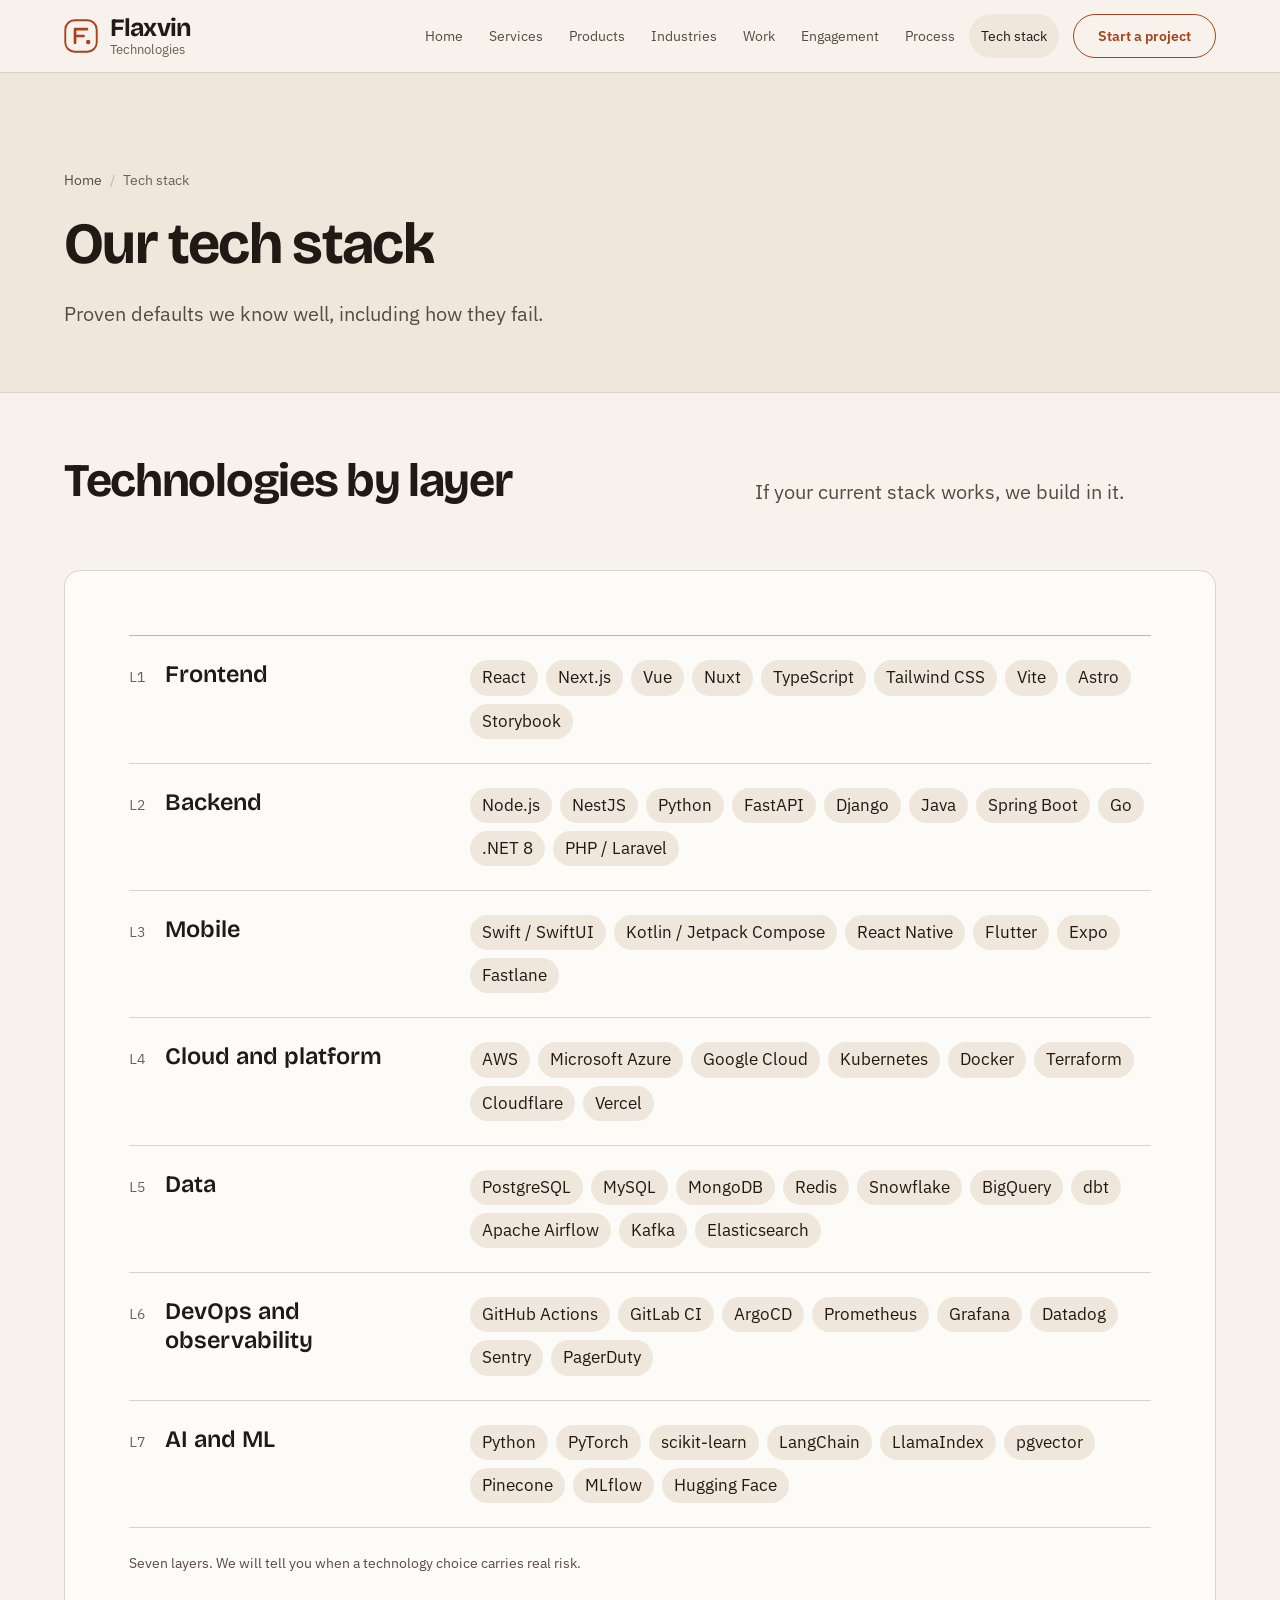
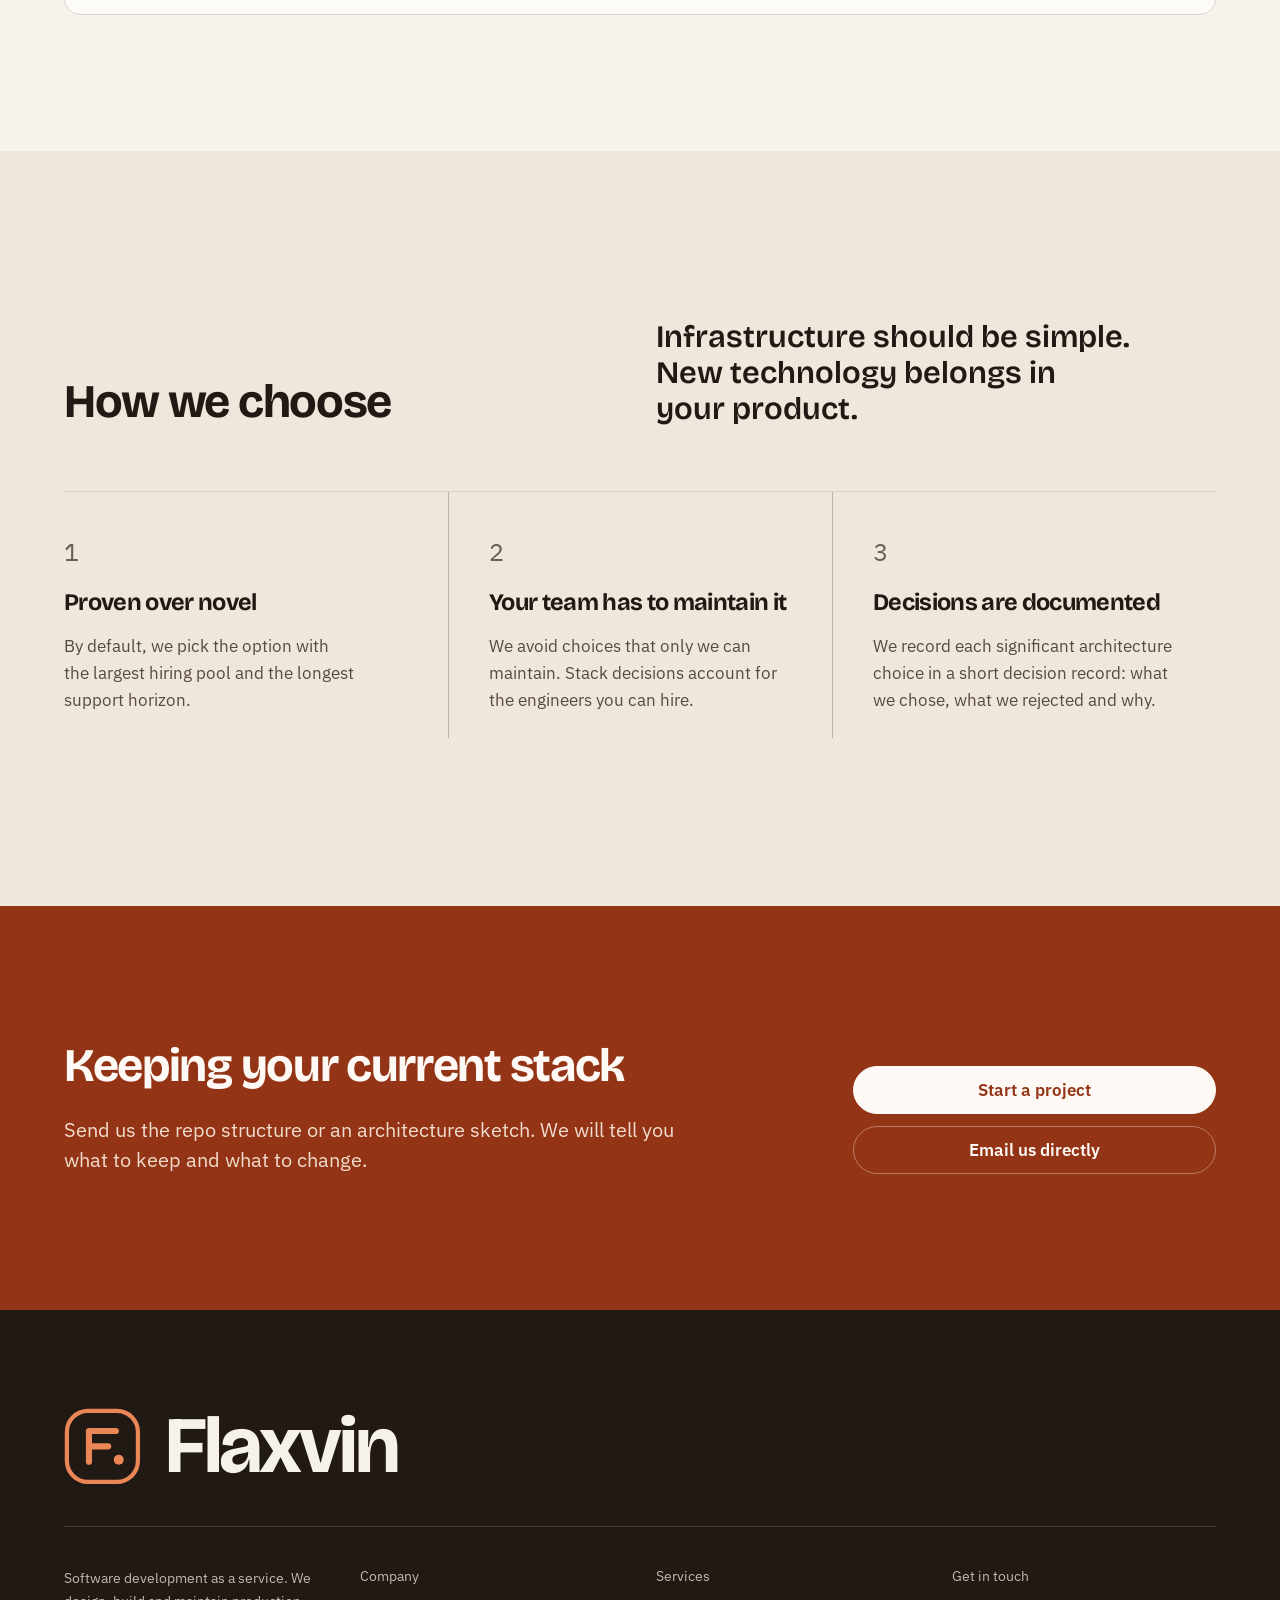
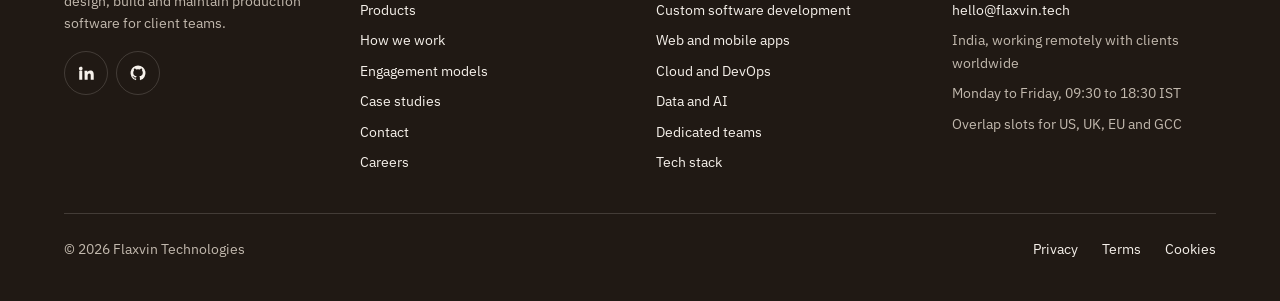
<file: tech.html>
<!DOCTYPE html>
<html lang="en">
<head>
<meta charset="utf-8">
<meta name="viewport" content="width=device-width, initial-scale=1">
<title>Tech stack, Flaxvin Technologies</title>
<meta name="description" content="The frontend, backend, mobile, cloud, data, DevOps and AI technologies Flaxvin Technologies builds with.">
<link rel="canonical" href="https://flaxvin.tech/tech.html">
<meta name="color-scheme" content="light dark">
<meta name="theme-color" content="#f6f1e9" media="(prefers-color-scheme: light)">
<meta name="theme-color" content="#1a1714" media="(prefers-color-scheme: dark)">
<meta property="og:title" content="Tech stack, Flaxvin Technologies">
<meta property="og:description" content="The frontend, backend, mobile, cloud, data, DevOps and AI technologies Flaxvin Technologies builds with.">
<meta property="og:site_name" content="Flaxvin Technologies">
<meta property="og:type" content="website">
<meta property="og:image" content="https://flaxvin.tech/og-image.png">
<meta property="og:image:width" content="1200">
<meta property="og:image:height" content="630">
<meta property="og:url" content="https://flaxvin.tech/tech.html">
<meta name="twitter:card" content="summary_large_image">
<link rel="icon" href="favicon.ico" sizes="any">
<link rel="icon" href="favicon.svg" type="image/svg+xml">
<link rel="apple-touch-icon" href="assets/logo/apple-touch-icon.png">
<link rel="preconnect" href="https://fonts.googleapis.com">
<link rel="preconnect" href="https://fonts.gstatic.com" crossorigin>
<link rel="stylesheet" href="https://fonts.googleapis.com/css2?family=Bricolage+Grotesque:opsz,wght@12..96,700&family=IBM+Plex+Mono:wght@400&family=IBM+Plex+Sans:wght@400;600&display=swap">
<link rel="stylesheet" href="assets/css/site.css">
<link rel="stylesheet" href="assets/css/pages/tech.css">
</head>
<body id="top">
<a class="skip" href="#main">Skip to content</a>
<header class="hdr">
  <div class="container hdr__in">
    <a class="brand" href="index.html" aria-label="Flaxvin Technologies, home">
      <svg class="brand__mark" viewBox="0 0 40 40" aria-hidden="true"><rect x="1.5" y="1.5" width="37" height="37" rx="11" fill="none" stroke="currentColor" stroke-width="2.2"/><path d="M13 28V12h14M13 20h10" stroke="currentColor" stroke-width="3.2" stroke-linecap="round" stroke-linejoin="round" fill="none"/><circle cx="28.5" cy="27" r="2.6" fill="currentColor"/></svg>
      <span class="brand__name">Flaxvin<span class="brand__sub">Technologies</span></span>
    </a>
    <button class="burger" id="burger" type="button" aria-label="Toggle navigation menu" aria-expanded="false" aria-controls="site-nav"><span></span></button>
    <nav class="nav" id="site-nav" aria-label="Primary">
      <a href="index.html">Home</a>
      <a href="services.html">Services</a>
      <a href="products.html">Products</a>
      <a href="industries.html">Industries</a>
      <a href="work.html">Work</a>
      <a href="engagement.html">Engagement</a>
      <a href="process.html">Process</a>
      <a href="tech.html" aria-current="page">Tech stack</a>
      <a class="btn" href="contact.html">Start a project</a>
    </nav>
  </div>
</header>

<main id="main">
  <section class="page-hero">
    <div class="container page-hero__in">
      <ol class="crumb"><li><a href="index.html">Home</a></li><li aria-current="page">Tech stack</li></ol>
      <h1>Our tech stack</h1>
      <p class="lead">Proven defaults we know well, including how they fail.</p>
    </div>
  </section>

  <section class="sec" aria-labelledby="layers-title">
    <div class="container">
      <div class="head head--split">
        <h2 id="layers-title">Technologies by layer</h2>
        <p class="lead">If your current stack works, we build in it.</p>
      </div>
      <figure class="fig sheet layers">
        <dl class="spec layers__spec">
          <dt><span class="num">L1</span> Frontend</dt>
          <dd><ul class="tags"><li>React</li><li>Next.js</li><li>Vue</li><li>Nuxt</li><li>TypeScript</li><li>Tailwind CSS</li><li>Vite</li><li>Astro</li><li>Storybook</li></ul></dd>
          <dt><span class="num">L2</span> Backend</dt>
          <dd><ul class="tags"><li>Node.js</li><li>NestJS</li><li>Python</li><li>FastAPI</li><li>Django</li><li>Java</li><li>Spring Boot</li><li>Go</li><li>.NET 8</li><li>PHP / Laravel</li></ul></dd>
          <dt><span class="num">L3</span> Mobile</dt>
          <dd><ul class="tags"><li>Swift / SwiftUI</li><li>Kotlin / Jetpack Compose</li><li>React Native</li><li>Flutter</li><li>Expo</li><li>Fastlane</li></ul></dd>
          <dt><span class="num">L4</span> Cloud and platform</dt>
          <dd><ul class="tags"><li>AWS</li><li>Microsoft Azure</li><li>Google Cloud</li><li>Kubernetes</li><li>Docker</li><li>Terraform</li><li>Cloudflare</li><li>Vercel</li></ul></dd>
          <dt><span class="num">L5</span> Data</dt>
          <dd><ul class="tags"><li>PostgreSQL</li><li>MySQL</li><li>MongoDB</li><li>Redis</li><li>Snowflake</li><li>BigQuery</li><li>dbt</li><li>Apache Airflow</li><li>Kafka</li><li>Elasticsearch</li></ul></dd>
          <dt><span class="num">L6</span> DevOps and observability</dt>
          <dd><ul class="tags"><li>GitHub Actions</li><li>GitLab CI</li><li>ArgoCD</li><li>Prometheus</li><li>Grafana</li><li>Datadog</li><li>Sentry</li><li>PagerDuty</li></ul></dd>
          <dt><span class="num">L7</span> AI and ML</dt>
          <dd><ul class="tags"><li>Python</li><li>PyTorch</li><li>scikit-learn</li><li>LangChain</li><li>LlamaIndex</li><li>pgvector</li><li>Pinecone</li><li>MLflow</li><li>Hugging Face</li></ul></dd>
        </dl>
        <figcaption class="layers__cap">Seven layers. We will tell you when a technology choice carries real risk.</figcaption>
      </figure>
    </div>
  </section>

  <section class="sec sec--l band" aria-labelledby="rules-title">
    <div class="container">
      <div class="head rules__head">
        <h2 id="rules-title">How we choose</h2>
        <p class="rules__statement">Infrastructure should be simple. New technology belongs in your product.</p>
      </div>
      <ol class="rules">
        <li>
          <h3>Proven over novel</h3>
          <p>By default, we pick the option with the largest hiring pool and the longest support horizon.</p>
        </li>
        <li>
          <h3>Your team has to maintain it</h3>
          <p>We avoid choices that only we can maintain. Stack decisions account for the engineers you can hire.</p>
        </li>
        <li>
          <h3>Decisions are documented</h3>
          <p>We record each significant architecture choice in a short decision record: what we chose, what we rejected and why.</p>
        </li>
      </ol>
    </div>
  </section>

  <section class="sec band--deep close" aria-labelledby="close-title">
    <div class="container close__in">
      <div class="close__text">
        <h2 id="close-title">Keeping your current stack</h2>
        <p class="lead">Send us the repo structure or an architecture sketch. We will tell you what to keep and what to change.</p>
      </div>
      <div class="close__side">
        <a class="btn btn--primary" href="contact.html">Start a project</a>
        <a class="btn" href="mailto:hello@flaxvin.tech">Email us directly</a>
      </div>
    </div>
  </section>
</main>

<footer class="ftr">
  <div class="container">
    <a class="ftr__mast" href="index.html" aria-label="Flaxvin Technologies, home">
      <svg viewBox="0 0 40 40" aria-hidden="true"><rect x="1.5" y="1.5" width="37" height="37" rx="11" fill="none" stroke="currentColor" stroke-width="2.2"/><path d="M13 28V12h14M13 20h10" stroke="currentColor" stroke-width="3.2" stroke-linecap="round" stroke-linejoin="round" fill="none"/><circle cx="28.5" cy="27" r="2.6" fill="currentColor"/></svg>
      <span class="ftr__word">Flaxvin</span>
    </a>
    <div class="ftr__cols">
      <div class="ftr__about">
        <p>Software development as a service. We design, build and maintain production software for client teams.</p>
        <div class="social">
          <a href="https://www.linkedin.com/company/flaxvin" target="_blank" rel="noopener" aria-label="Flaxvin Technologies on LinkedIn"><svg viewBox="0 0 24 24" fill="currentColor" aria-hidden="true"><path d="M4.98 3.5A2.5 2.5 0 1 0 5 8.5a2.5 2.5 0 0 0-.02-5zM3 9h4v12H3zM10 9h3.8v1.7h.05A4.2 4.2 0 0 1 17.6 8.7c4 0 4.7 2.6 4.7 6V21h-4v-5.5c0-1.3 0-3-1.9-3s-2.2 1.4-2.2 2.9V21h-4z"/></svg></a>
          <a href="https://github.com/flaxvin" target="_blank" rel="noopener" aria-label="Flaxvin Technologies on GitHub"><svg viewBox="0 0 24 24" fill="currentColor" aria-hidden="true"><path d="M12 2a10 10 0 0 0-3.16 19.49c.5.09.68-.22.68-.48v-1.7c-2.78.6-3.37-1.34-3.37-1.34-.45-1.16-1.11-1.47-1.11-1.47-.91-.62.07-.6.07-.6 1 .07 1.53 1.03 1.53 1.03.9 1.53 2.36 1.09 2.94.83.09-.65.35-1.09.63-1.34-2.22-.25-4.56-1.11-4.56-4.94 0-1.09.39-1.98 1.03-2.68-.1-.25-.45-1.27.1-2.64 0 0 .84-.27 2.75 1.02a9.5 9.5 0 0 1 5 0c1.91-1.29 2.75-1.02 2.75-1.02.55 1.37.2 2.39.1 2.64.64.7 1.03 1.59 1.03 2.68 0 3.84-2.34 4.69-4.57 4.94.36.31.68.92.68 1.85v2.74c0 .27.18.58.69.48A10 10 0 0 0 12 2z"/></svg></a>
        </div>
      </div>
      <nav aria-label="Company">
        <h2>Company</h2>
        <ul>
          <li><a href="products.html">Products</a></li>
          <li><a href="process.html">How we work</a></li>
          <li><a href="engagement.html">Engagement models</a></li>
          <li><a href="work.html">Case studies</a></li>
          <li><a href="contact.html">Contact</a></li>
          <li><a href="mailto:careers@flaxvin.tech">Careers</a></li>
        </ul>
      </nav>
      <nav aria-label="Services">
        <h2>Services</h2>
        <ul>
          <li><a href="services.html">Custom software development</a></li>
          <li><a href="services.html">Web and mobile apps</a></li>
          <li><a href="services.html">Cloud and DevOps</a></li>
          <li><a href="services.html">Data and AI</a></li>
          <li><a href="services.html">Dedicated teams</a></li>
          <li><a href="tech.html">Tech stack</a></li>
        </ul>
      </nav>
      <div class="ftr__contact">
        <h2>Get in touch</h2>
        <ul>
          <li><a href="mailto:hello@flaxvin.tech">hello@flaxvin.tech</a></li>
          <li class="muted">India, working remotely with clients worldwide</li>
          <li class="muted">Monday to Friday, 09:30 to 18:30 IST</li>
          <li class="muted">Overlap slots for US, UK, EU and GCC</li>
        </ul>
      </div>
    </div>
    <div class="ftr__bar">
      <p>&copy; <span id="year">2026</span> Flaxvin Technologies</p>
      <ul class="ftr__legal">
        <li><a href="privacy.html">Privacy</a></li>
        <li><a href="terms.html">Terms</a></li>
        <li><a href="cookies.html">Cookies</a></li>
      </ul>
    </div>
  </div>
</footer>
<script src="assets/js/site.js" defer></script>
</body>
</html>
</file>
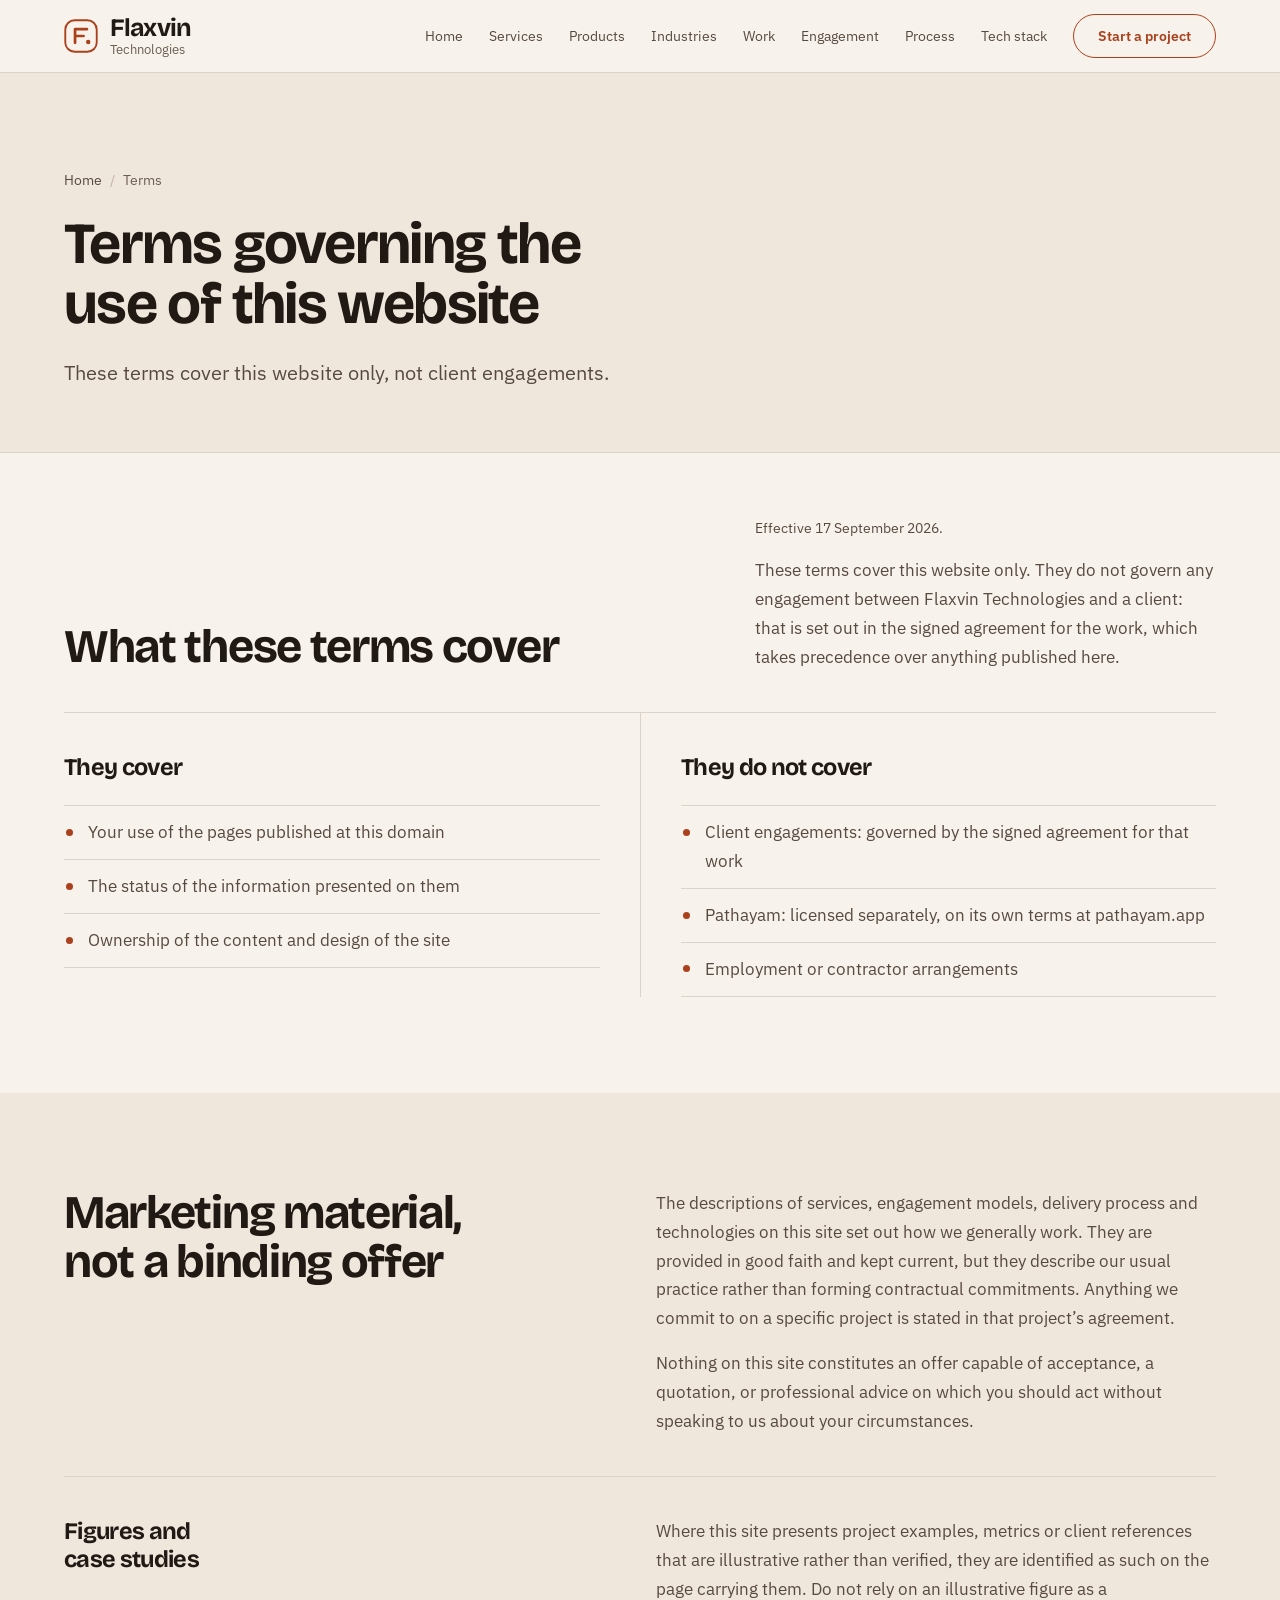
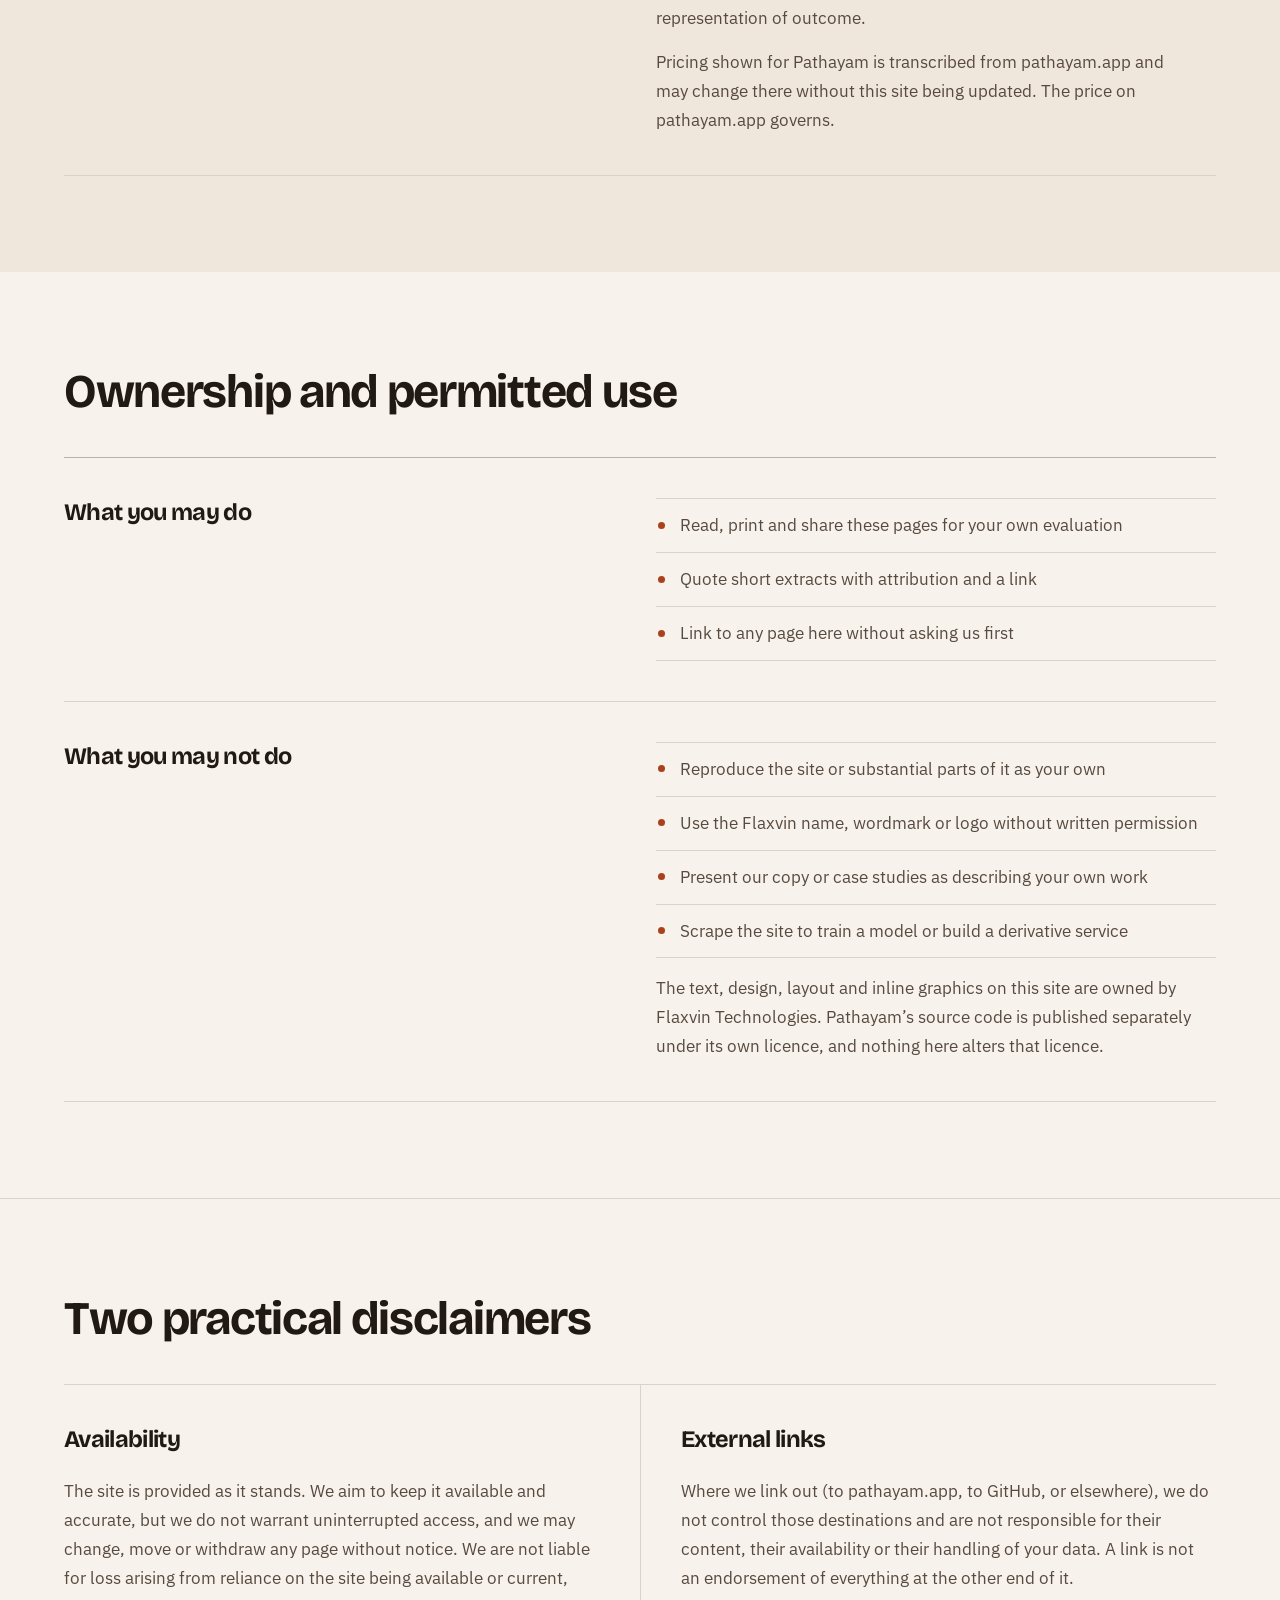
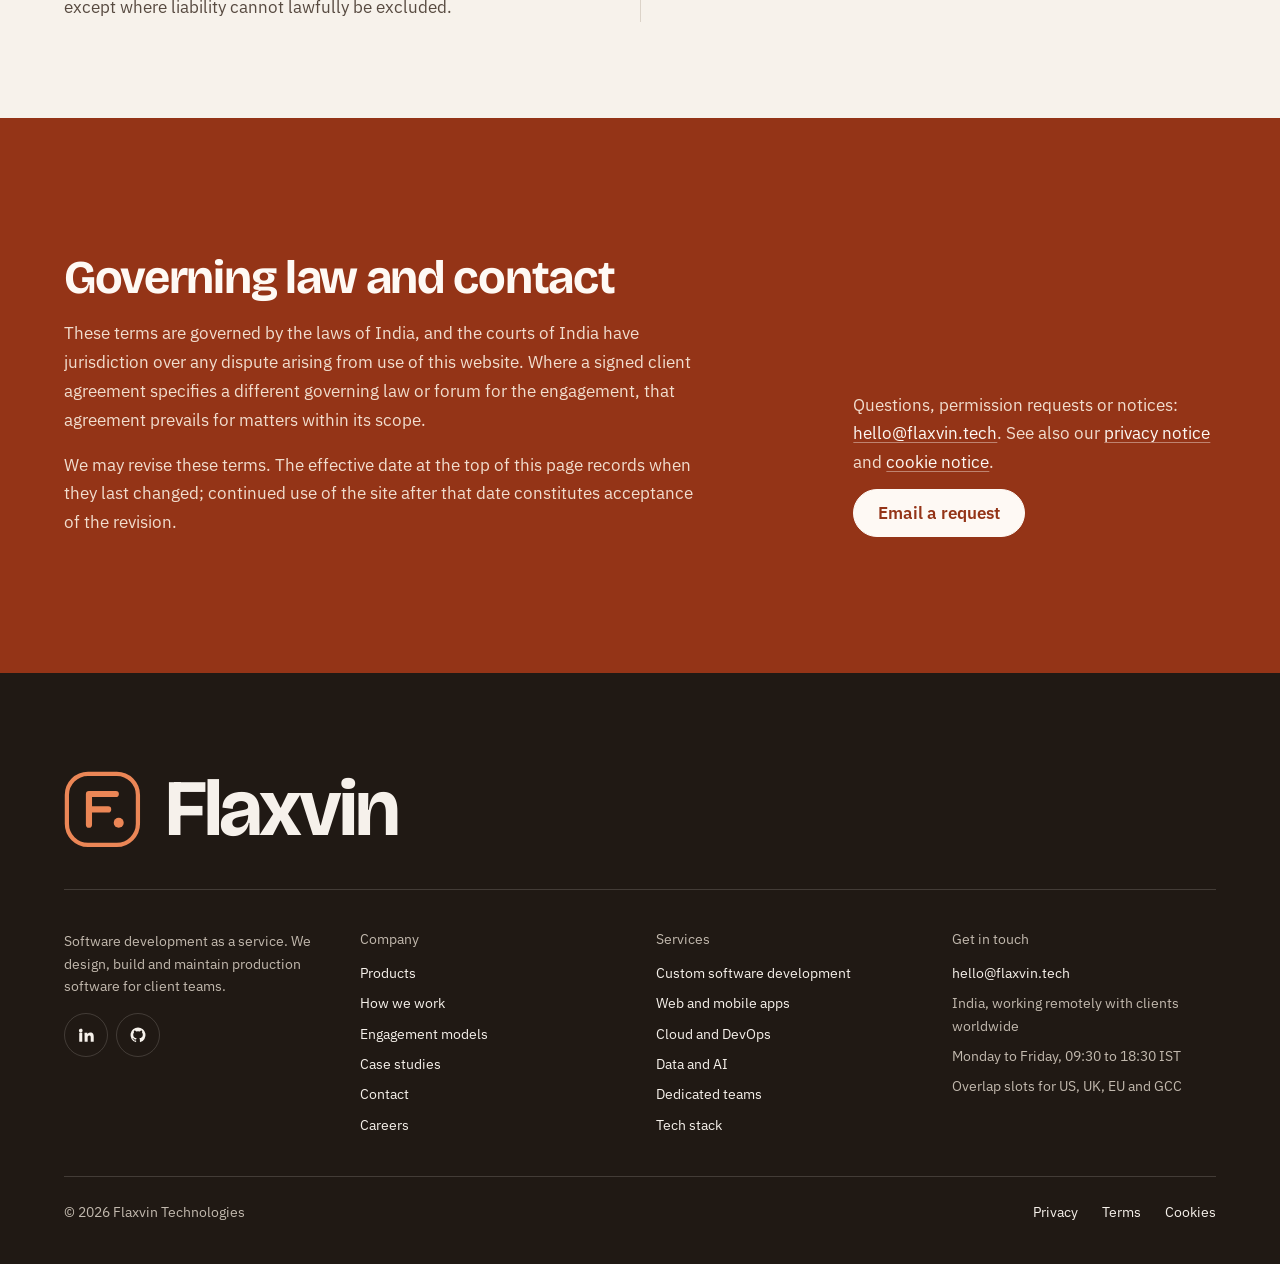
<file: terms.html>
<!DOCTYPE html>
<html lang="en">
<head>
<meta charset="utf-8">
<meta name="viewport" content="width=device-width, initial-scale=1">
<title>Terms of use, Flaxvin Technologies</title>
<meta name="description" content="Terms governing use of the Flaxvin Technologies website.">
<link rel="canonical" href="https://flaxvin.tech/terms.html">
<meta name="color-scheme" content="light dark">
<meta name="theme-color" content="#f6f1e9" media="(prefers-color-scheme: light)">
<meta name="theme-color" content="#1a1714" media="(prefers-color-scheme: dark)">
<meta property="og:title" content="Terms of use, Flaxvin Technologies">
<meta property="og:description" content="Terms governing use of the Flaxvin Technologies website.">
<meta property="og:site_name" content="Flaxvin Technologies">
<meta property="og:type" content="website">
<meta property="og:image" content="https://flaxvin.tech/og-image.png">
<meta property="og:image:width" content="1200">
<meta property="og:image:height" content="630">
<meta property="og:url" content="https://flaxvin.tech/terms.html">
<meta name="twitter:card" content="summary_large_image">
<link rel="icon" href="favicon.ico" sizes="any">
<link rel="icon" href="favicon.svg" type="image/svg+xml">
<link rel="apple-touch-icon" href="assets/logo/apple-touch-icon.png">
<link rel="preconnect" href="https://fonts.googleapis.com">
<link rel="preconnect" href="https://fonts.gstatic.com" crossorigin>
<link rel="stylesheet" href="https://fonts.googleapis.com/css2?family=Bricolage+Grotesque:opsz,wght@12..96,700&family=IBM+Plex+Mono:wght@400&family=IBM+Plex+Sans:wght@400;600&display=swap">
<link rel="stylesheet" href="assets/css/site.css">
<link rel="stylesheet" href="assets/css/pages/terms.css">
</head>
<body id="top">
<a class="skip" href="#main">Skip to content</a>
<header class="hdr">
  <div class="container hdr__in">
    <a class="brand" href="index.html" aria-label="Flaxvin Technologies, home">
      <svg class="brand__mark" viewBox="0 0 40 40" aria-hidden="true"><rect x="1.5" y="1.5" width="37" height="37" rx="11" fill="none" stroke="currentColor" stroke-width="2.2"/><path d="M13 28V12h14M13 20h10" stroke="currentColor" stroke-width="3.2" stroke-linecap="round" stroke-linejoin="round" fill="none"/><circle cx="28.5" cy="27" r="2.6" fill="currentColor"/></svg>
      <span class="brand__name">Flaxvin<span class="brand__sub">Technologies</span></span>
    </a>
    <button class="burger" id="burger" type="button" aria-label="Toggle navigation menu" aria-expanded="false" aria-controls="site-nav"><span></span></button>
    <nav class="nav" id="site-nav" aria-label="Primary">
      <a href="index.html">Home</a>
      <a href="services.html">Services</a>
      <a href="products.html">Products</a>
      <a href="industries.html">Industries</a>
      <a href="work.html">Work</a>
      <a href="engagement.html">Engagement</a>
      <a href="process.html">Process</a>
      <a href="tech.html">Tech stack</a>
      <a class="btn" href="contact.html">Start a project</a>
    </nav>
  </div>
</header>

<main id="main">
  <section class="page-hero" aria-labelledby="hero-title">
    <div class="container page-hero__in">
      <ol class="crumb"><li><a href="index.html">Home</a></li><li aria-current="page">Terms</li></ol>
      <h1 id="hero-title">Terms governing the use of this website</h1>
      <p class="lead">These terms cover this website only, not client engagements.</p>
    </div>
  </section>

  <section class="sec doc" aria-labelledby="scope-title">
    <div class="container">
      <div class="head head--split">
        <h2 id="scope-title">What these terms cover</h2>
        <div class="doc__intro">
          <p class="doc__date">Effective <time datetime="2026-09-17">17 September 2026</time>.</p>
          <p>These terms cover this website only. They do not govern any engagement between Flaxvin Technologies and a client: that is set out in the signed agreement for the work, which takes precedence over anything published here.</p>
        </div>
      </div>
      <div class="pair">
        <div class="prose">
          <h3>They cover</h3>
          <ul class="list">
            <li>Your use of the pages published at this domain</li>
            <li>The status of the information presented on them</li>
            <li>Ownership of the content and design of the site</li>
          </ul>
        </div>
        <div class="prose">
          <h3>They do not cover</h3>
          <ul class="list">
            <li>Client engagements: governed by the signed agreement for that work</li>
            <li>Pathayam: licensed separately, on its own terms at pathayam.app</li>
            <li>Employment or contractor arrangements</li>
          </ul>
        </div>
      </div>
    </div>
  </section>

  <section class="sec band doc" aria-labelledby="info-title">
    <div class="container">
      <ul class="rows doc__split">
        <li class="row row--wide">
          <h2 id="info-title" class="row__title">Marketing material, not a binding offer</h2>
          <div class="row__body prose">
            <p>The descriptions of services, engagement models, delivery process and technologies on this site set out how we generally work. They are provided in good faith and kept current, but they describe our usual practice rather than forming contractual commitments. Anything we commit to on a specific project is stated in that project&rsquo;s agreement.</p>
            <p>Nothing on this site constitutes an offer capable of acceptance, a quotation, or professional advice on which you should act without speaking to us about your circumstances.</p>
          </div>
        </li>
        <li class="row row--wide">
          <h3 class="row__title">Figures and case studies</h3>
          <div class="row__body prose">
            <p>Where this site presents project examples, metrics or client references that are illustrative rather than verified, they are identified as such on the page carrying them. Do not rely on an illustrative figure as a representation of outcome.</p>
            <p>Pricing shown for Pathayam is transcribed from pathayam.app and may change there without this site being updated. The price on pathayam.app governs.</p>
          </div>
        </li>
      </ul>
    </div>
  </section>

  <section class="sec doc" aria-labelledby="ip-title">
    <div class="container">
      <div class="head">
        <h2 id="ip-title">Ownership and permitted use</h2>
      </div>
      <ul class="rows">
        <li class="row row--wide">
          <h3 class="row__title">What you may do</h3>
          <div class="row__body prose">
            <ul class="list">
              <li>Read, print and share these pages for your own evaluation</li>
              <li>Quote short extracts with attribution and a link</li>
              <li>Link to any page here without asking us first</li>
            </ul>
          </div>
        </li>
        <li class="row row--wide">
          <h3 class="row__title">What you may not do</h3>
          <div class="row__body prose">
            <ul class="list">
              <li>Reproduce the site or substantial parts of it as your own</li>
              <li>Use the Flaxvin name, wordmark or logo without written permission</li>
              <li>Present our copy or case studies as describing your own work</li>
              <li>Scrape the site to train a model or build a derivative service</li>
            </ul>
            <p>The text, design, layout and inline graphics on this site are owned by Flaxvin Technologies. Pathayam&rsquo;s source code is published separately under its own licence, and nothing here alters that licence.</p>
          </div>
        </li>
      </ul>
    </div>
  </section>

  <section class="sec doc" aria-labelledby="disclaim-title">
    <div class="container">
      <div class="head">
        <h2 id="disclaim-title">Two practical disclaimers</h2>
      </div>
      <div class="pair">
        <div class="prose">
          <h3>Availability</h3>
          <p>The site is provided as it stands. We aim to keep it available and accurate, but we do not warrant uninterrupted access, and we may change, move or withdraw any page without notice. We are not liable for loss arising from reliance on the site being available or current, except where liability cannot lawfully be excluded.</p>
        </div>
        <div class="prose">
          <h3>External links</h3>
          <p>Where we link out (to pathayam.app, to GitHub, or elsewhere), we do not control those destinations and are not responsible for their content, their availability or their handling of your data. A link is not an endorsement of everything at the other end of it.</p>
        </div>
      </div>
    </div>
  </section>

  <section class="sec band--deep close" aria-labelledby="close-title">
    <div class="container close__in">
      <div class="close__text prose">
        <h2 id="close-title">Governing law and contact</h2>
        <p>These terms are governed by the laws of India, and the courts of India have jurisdiction over any dispute arising from use of this website. Where a signed client agreement specifies a different governing law or forum for the engagement, that agreement prevails for matters within its scope.</p>
        <p>We may revise these terms. The effective date at the top of this page records when they last changed; continued use of the site after that date constitutes acceptance of the revision.</p>
      </div>
      <div class="close__side">
        <p>Questions, permission requests or notices: <a href="mailto:hello@flaxvin.tech">hello@flaxvin.tech</a>. See also our <a href="privacy.html">privacy notice</a> and <a href="cookies.html">cookie notice</a>.</p>
        <div class="actions"><a class="btn btn--primary" href="mailto:hello@flaxvin.tech">Email a request</a></div>
      </div>
    </div>
  </section>
</main>

<footer class="ftr">
  <div class="container">
    <a class="ftr__mast" href="index.html" aria-label="Flaxvin Technologies, home">
      <svg viewBox="0 0 40 40" aria-hidden="true"><rect x="1.5" y="1.5" width="37" height="37" rx="11" fill="none" stroke="currentColor" stroke-width="2.2"/><path d="M13 28V12h14M13 20h10" stroke="currentColor" stroke-width="3.2" stroke-linecap="round" stroke-linejoin="round" fill="none"/><circle cx="28.5" cy="27" r="2.6" fill="currentColor"/></svg>
      <span class="ftr__word">Flaxvin</span>
    </a>
    <div class="ftr__cols">
      <div class="ftr__about">
        <p>Software development as a service. We design, build and maintain production software for client teams.</p>
        <div class="social">
          <a href="https://www.linkedin.com/company/flaxvin" target="_blank" rel="noopener" aria-label="Flaxvin Technologies on LinkedIn"><svg viewBox="0 0 24 24" fill="currentColor" aria-hidden="true"><path d="M4.98 3.5A2.5 2.5 0 1 0 5 8.5a2.5 2.5 0 0 0-.02-5zM3 9h4v12H3zM10 9h3.8v1.7h.05A4.2 4.2 0 0 1 17.6 8.7c4 0 4.7 2.6 4.7 6V21h-4v-5.5c0-1.3 0-3-1.9-3s-2.2 1.4-2.2 2.9V21h-4z"/></svg></a>
          <a href="https://github.com/flaxvin" target="_blank" rel="noopener" aria-label="Flaxvin Technologies on GitHub"><svg viewBox="0 0 24 24" fill="currentColor" aria-hidden="true"><path d="M12 2a10 10 0 0 0-3.16 19.49c.5.09.68-.22.68-.48v-1.7c-2.78.6-3.37-1.34-3.37-1.34-.45-1.16-1.11-1.47-1.11-1.47-.91-.62.07-.6.07-.6 1 .07 1.53 1.03 1.53 1.03.9 1.53 2.36 1.09 2.94.83.09-.65.35-1.09.63-1.34-2.22-.25-4.56-1.11-4.56-4.94 0-1.09.39-1.98 1.03-2.68-.1-.25-.45-1.27.1-2.64 0 0 .84-.27 2.75 1.02a9.5 9.5 0 0 1 5 0c1.91-1.29 2.75-1.02 2.75-1.02.55 1.37.2 2.39.1 2.64.64.7 1.03 1.59 1.03 2.68 0 3.84-2.34 4.69-4.57 4.94.36.31.68.92.68 1.85v2.74c0 .27.18.58.69.48A10 10 0 0 0 12 2z"/></svg></a>
        </div>
      </div>
      <nav aria-label="Company">
        <h2>Company</h2>
        <ul>
          <li><a href="products.html">Products</a></li>
          <li><a href="process.html">How we work</a></li>
          <li><a href="engagement.html">Engagement models</a></li>
          <li><a href="work.html">Case studies</a></li>
          <li><a href="contact.html">Contact</a></li>
          <li><a href="mailto:careers@flaxvin.tech">Careers</a></li>
        </ul>
      </nav>
      <nav aria-label="Services">
        <h2>Services</h2>
        <ul>
          <li><a href="services.html">Custom software development</a></li>
          <li><a href="services.html">Web and mobile apps</a></li>
          <li><a href="services.html">Cloud and DevOps</a></li>
          <li><a href="services.html">Data and AI</a></li>
          <li><a href="services.html">Dedicated teams</a></li>
          <li><a href="tech.html">Tech stack</a></li>
        </ul>
      </nav>
      <div class="ftr__contact">
        <h2>Get in touch</h2>
        <ul>
          <li><a href="mailto:hello@flaxvin.tech">hello@flaxvin.tech</a></li>
          <li class="muted">India, working remotely with clients worldwide</li>
          <li class="muted">Monday to Friday, 09:30 to 18:30 IST</li>
          <li class="muted">Overlap slots for US, UK, EU and GCC</li>
        </ul>
      </div>
    </div>
    <div class="ftr__bar">
      <p>&copy; <span id="year">2026</span> Flaxvin Technologies</p>
      <ul class="ftr__legal">
        <li><a href="privacy.html">Privacy</a></li>
        <li><a href="terms.html" aria-current="page">Terms</a></li>
        <li><a href="cookies.html">Cookies</a></li>
      </ul>
    </div>
  </div>
</footer>
<script src="assets/js/site.js" defer></script>
</body>
</html>
</file>
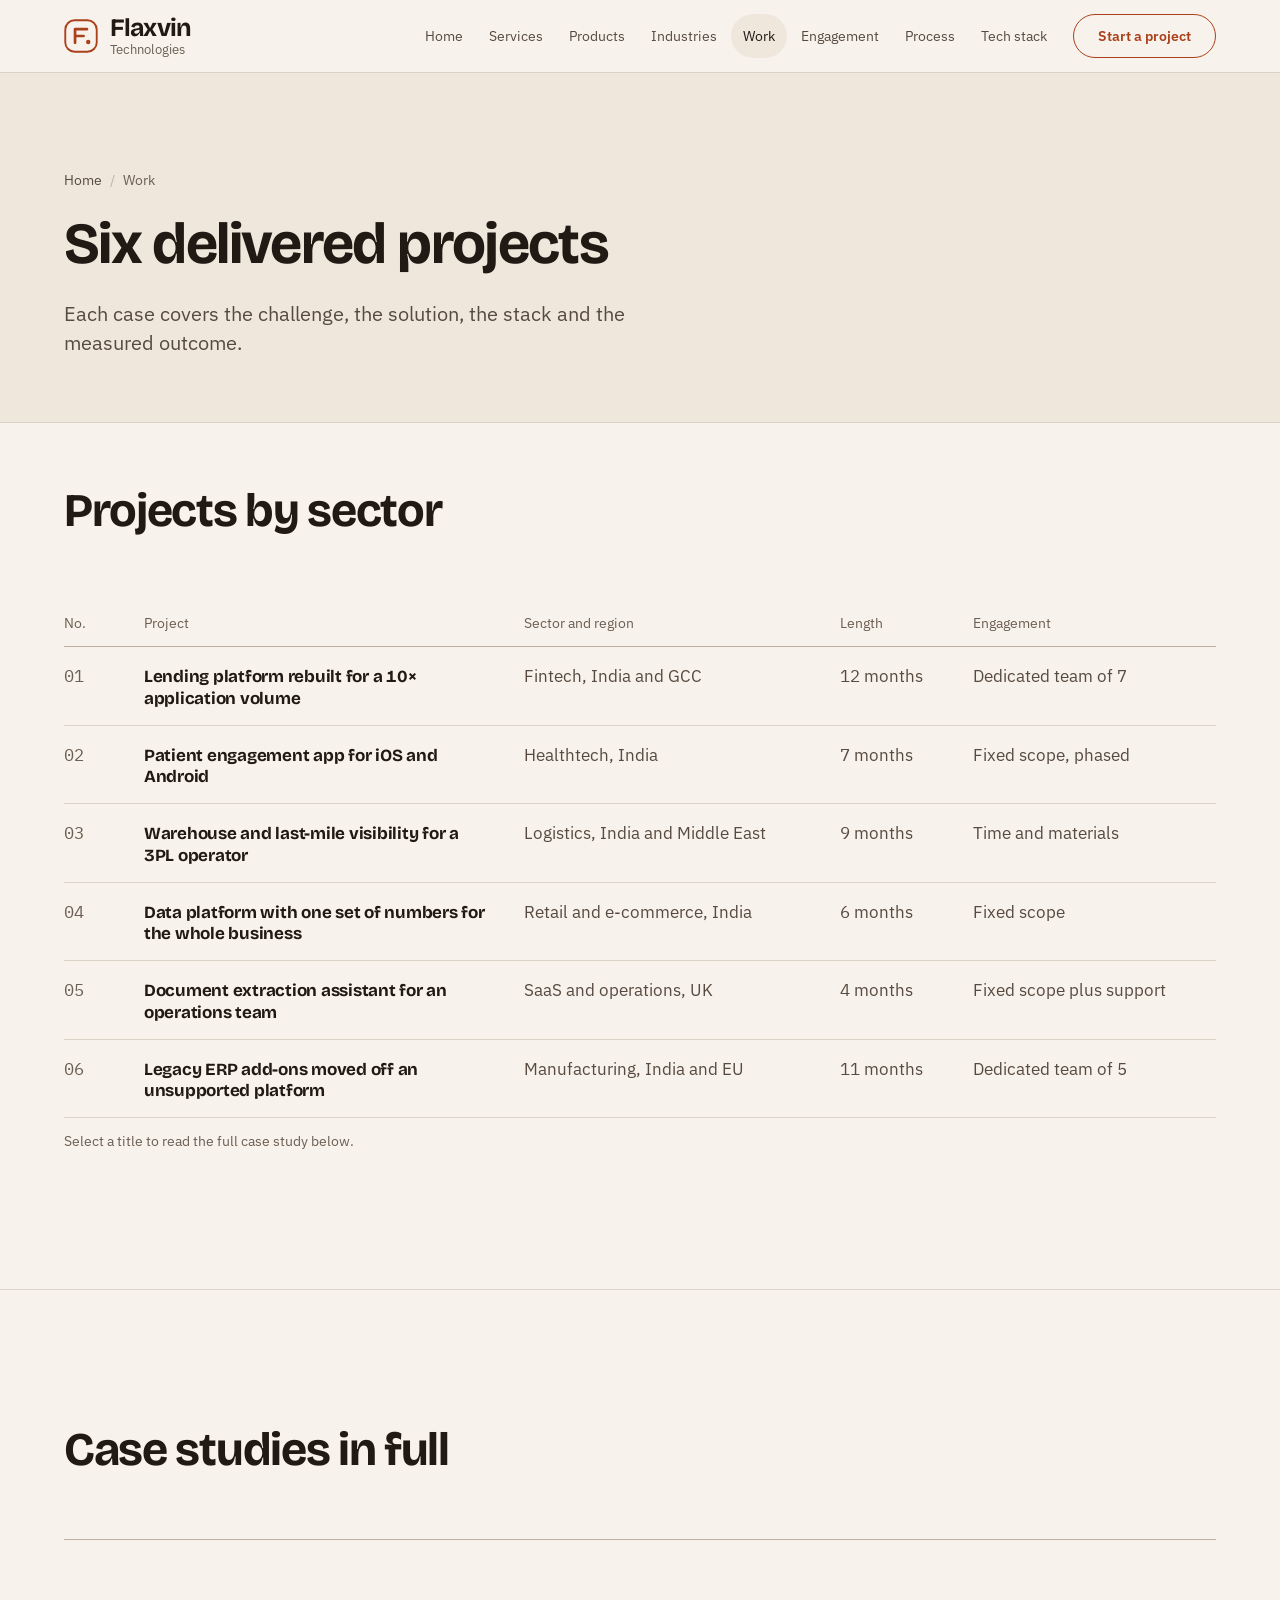
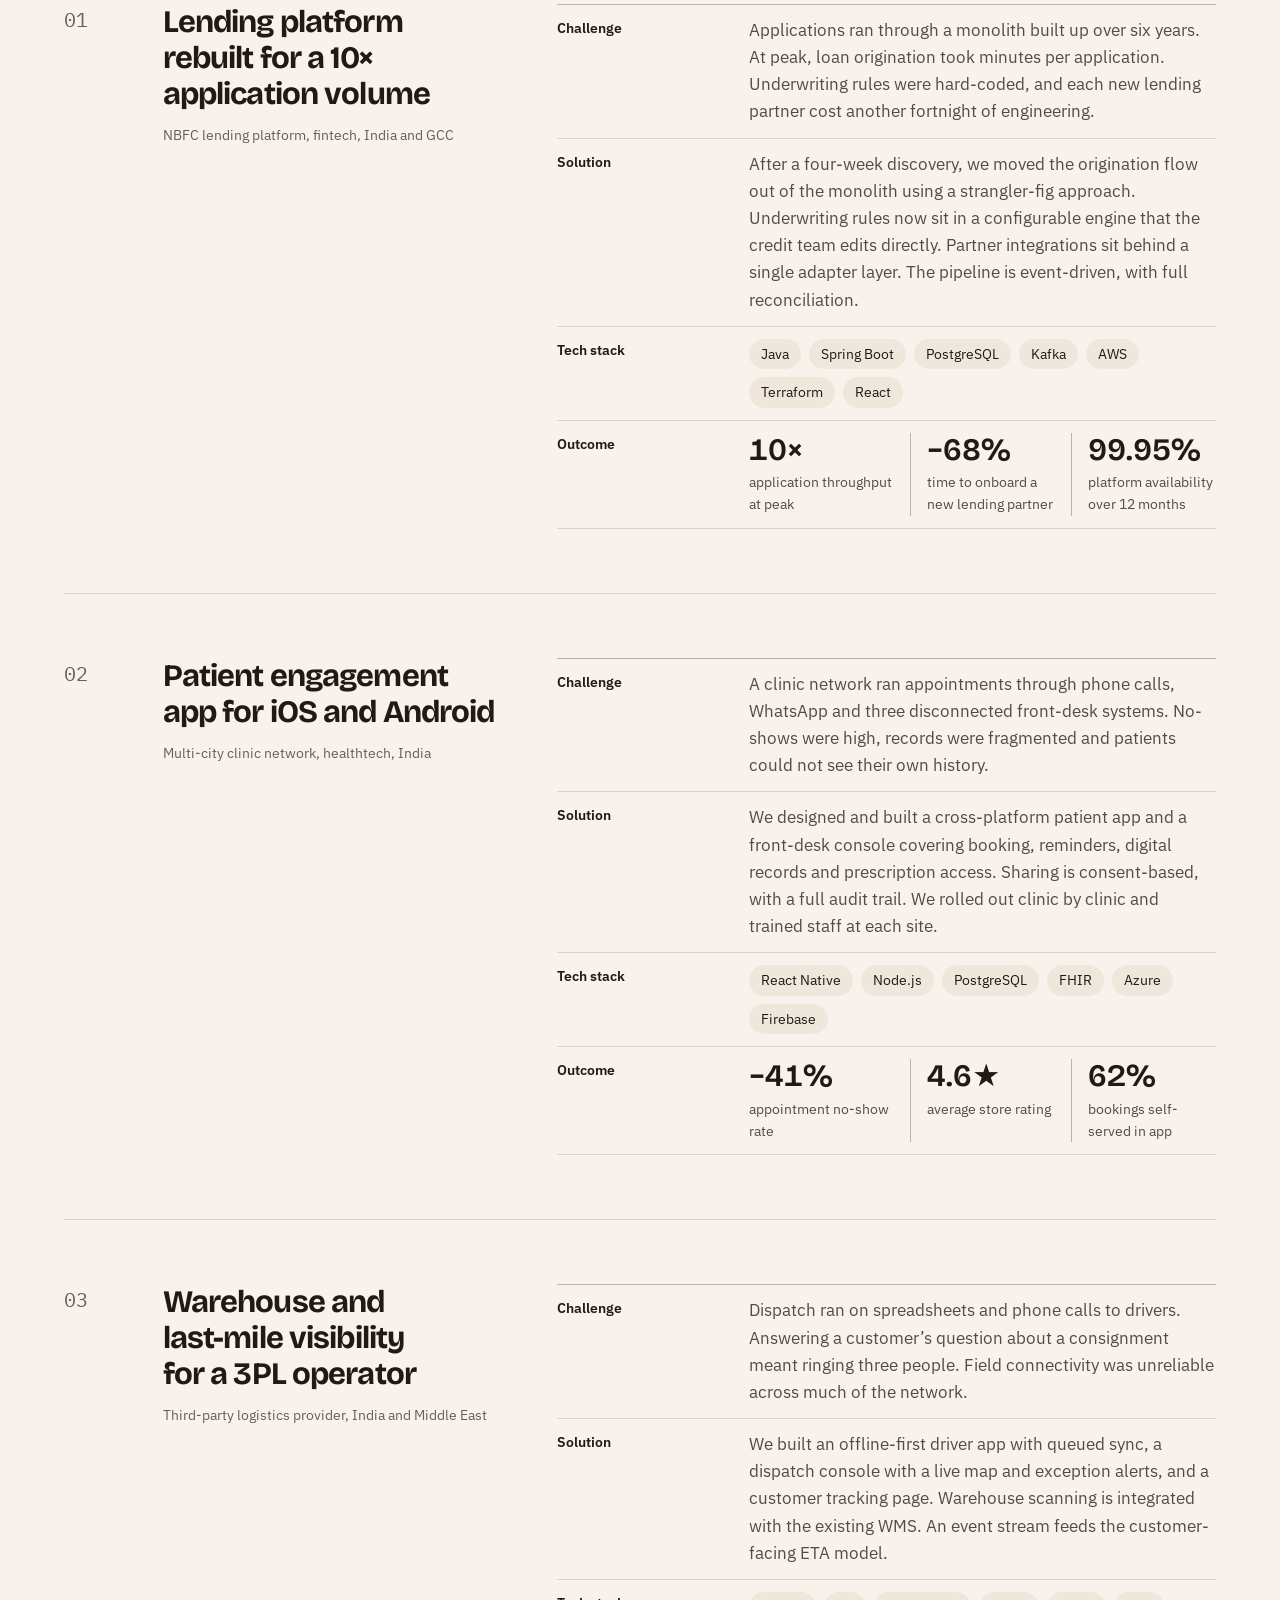
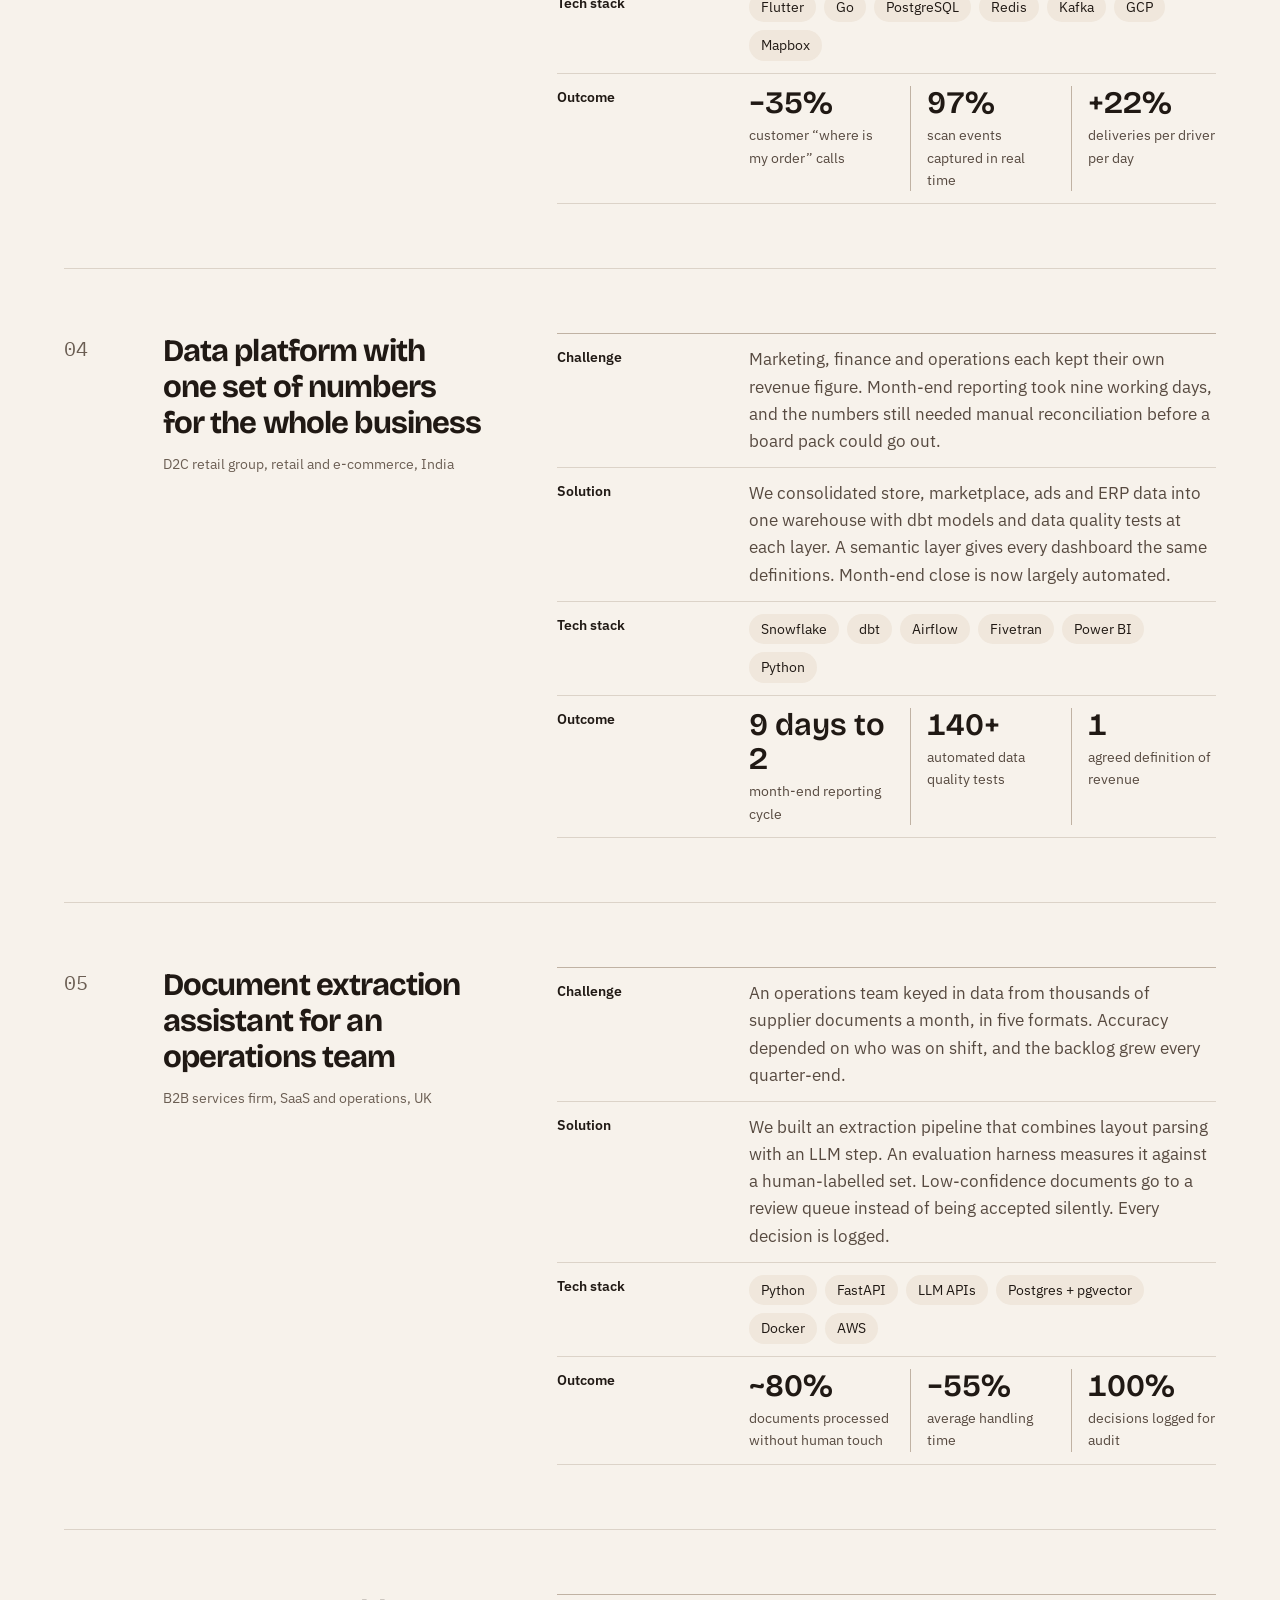
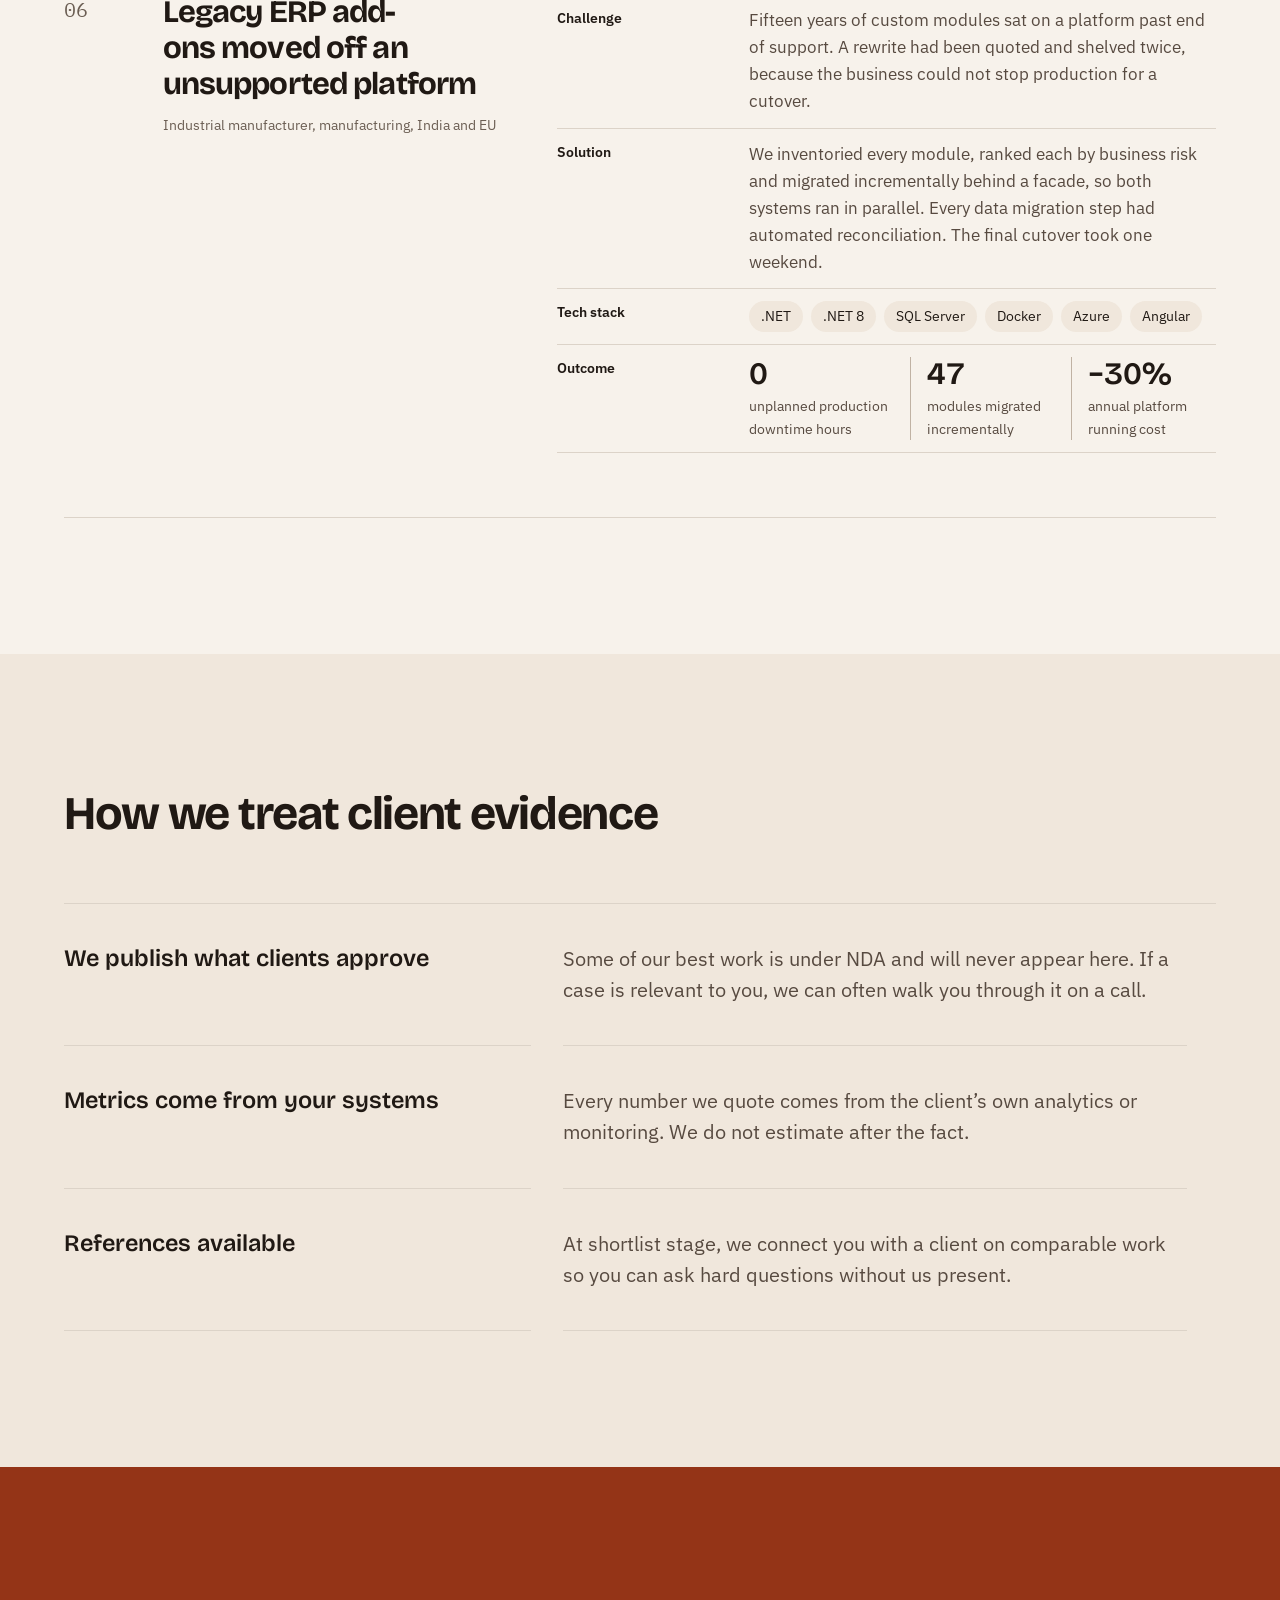
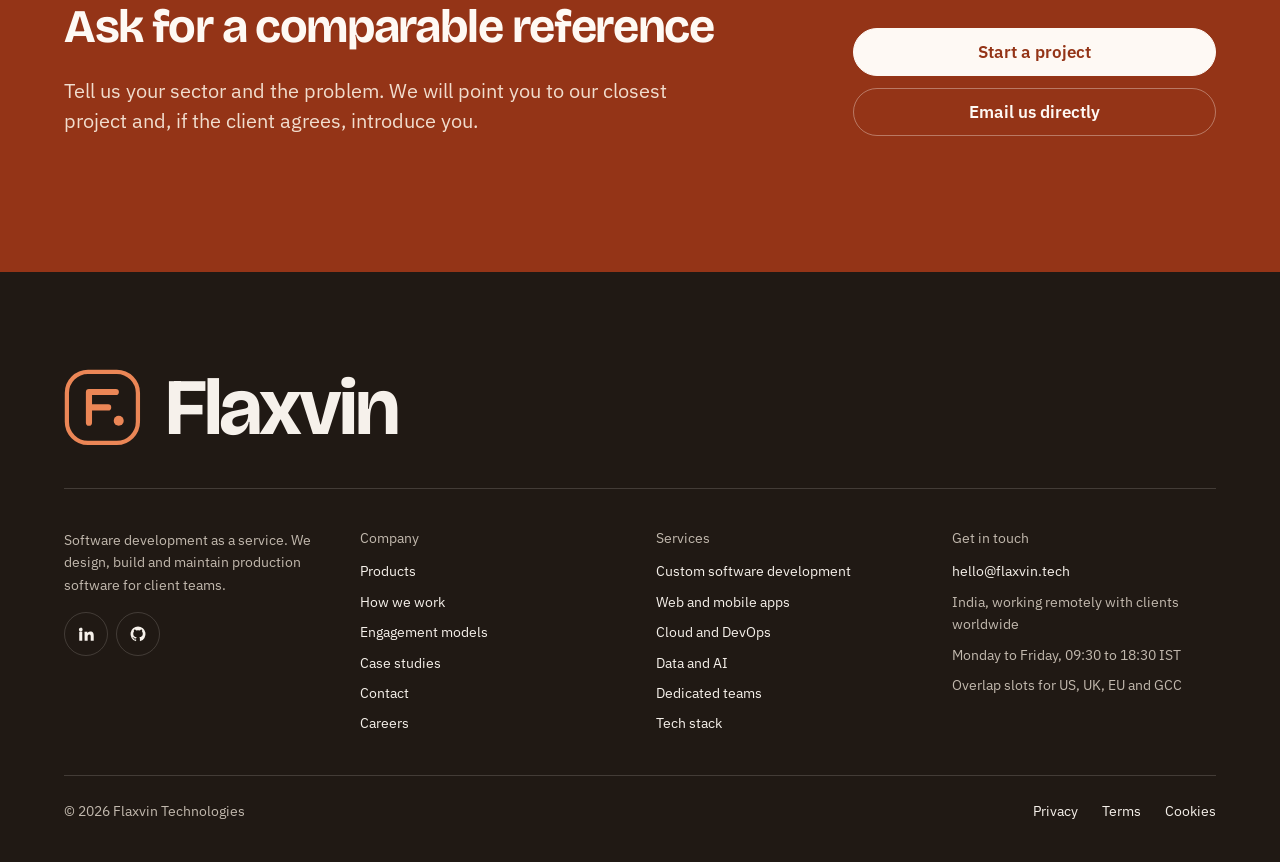
<file: work.html>
<!DOCTYPE html>
<html lang="en">
<head>
<meta charset="utf-8">
<meta name="viewport" content="width=device-width, initial-scale=1">
<title>Case studies, Flaxvin Technologies</title>
<meta name="description" content="Six representative software projects: lending platform rebuild, patient engagement app, logistics visibility, data platform, AI document extraction and legacy ERP modernisation.">
<link rel="canonical" href="https://flaxvin.tech/work.html">
<meta name="color-scheme" content="light dark">
<meta name="theme-color" content="#f6f1e9" media="(prefers-color-scheme: light)">
<meta name="theme-color" content="#1a1714" media="(prefers-color-scheme: dark)">
<meta property="og:title" content="Case studies, Flaxvin Technologies">
<meta property="og:description" content="Six representative software projects: lending platform rebuild, patient engagement app, logistics visibility, data platform, AI document extraction and legacy ERP modernisation.">
<meta property="og:site_name" content="Flaxvin Technologies">
<meta property="og:type" content="website">
<meta property="og:image" content="https://flaxvin.tech/og-image.png">
<meta property="og:image:width" content="1200">
<meta property="og:image:height" content="630">
<meta property="og:url" content="https://flaxvin.tech/work.html">
<meta name="twitter:card" content="summary_large_image">
<link rel="icon" href="favicon.ico" sizes="any">
<link rel="icon" href="favicon.svg" type="image/svg+xml">
<link rel="apple-touch-icon" href="assets/logo/apple-touch-icon.png">
<link rel="preconnect" href="https://fonts.googleapis.com">
<link rel="preconnect" href="https://fonts.gstatic.com" crossorigin>
<link rel="stylesheet" href="https://fonts.googleapis.com/css2?family=Bricolage+Grotesque:opsz,wght@12..96,700&family=IBM+Plex+Mono:wght@400&family=IBM+Plex+Sans:wght@400;600&display=swap">
<link rel="stylesheet" href="assets/css/site.css">
<link rel="stylesheet" href="assets/css/pages/work.css">
</head>
<body id="top">
<a class="skip" href="#main">Skip to content</a>
<header class="hdr">
  <div class="container hdr__in">
    <a class="brand" href="index.html" aria-label="Flaxvin Technologies, home">
      <svg class="brand__mark" viewBox="0 0 40 40" aria-hidden="true"><rect x="1.5" y="1.5" width="37" height="37" rx="11" fill="none" stroke="currentColor" stroke-width="2.2"/><path d="M13 28V12h14M13 20h10" stroke="currentColor" stroke-width="3.2" stroke-linecap="round" stroke-linejoin="round" fill="none"/><circle cx="28.5" cy="27" r="2.6" fill="currentColor"/></svg>
      <span class="brand__name">Flaxvin<span class="brand__sub">Technologies</span></span>
    </a>
    <button class="burger" id="burger" type="button" aria-label="Toggle navigation menu" aria-expanded="false" aria-controls="site-nav"><span></span></button>
    <nav class="nav" id="site-nav" aria-label="Primary">
      <a href="index.html">Home</a>
      <a href="services.html">Services</a>
      <a href="products.html">Products</a>
      <a href="industries.html">Industries</a>
      <a href="work.html" aria-current="page">Work</a>
      <a href="engagement.html">Engagement</a>
      <a href="process.html">Process</a>
      <a href="tech.html">Tech stack</a>
      <a class="btn" href="contact.html">Start a project</a>
    </nav>
  </div>
</header>

<main id="main">
  <section class="page-hero">
    <div class="container page-hero__in">
      <ol class="crumb"><li><a href="index.html">Home</a></li><li aria-current="page">Work</li></ol>
      <h1>Six delivered projects</h1>
      <p class="lead">Each case covers the challenge, the solution, the stack and the measured outcome.</p>
    </div>
  </section>

  <section class="sec" aria-labelledby="index-title">
    <div class="container">
      <div class="head">
        <h2 id="index-title">Projects by sector</h2>
      </div>
      <div class="register-wrap" role="region" aria-labelledby="index-title" tabindex="0">
        <table class="register register--stack wk-index">
          <caption>Select a title to read the full case study below.</caption>
          <thead><tr><th scope="col">No.</th><th scope="col">Project</th><th scope="col">Sector and region</th><th scope="col">Length</th><th scope="col">Engagement</th></tr></thead>
          <tbody>
            <tr><td class="num">01</td><th scope="row"><a href="#case-lending">Lending platform rebuilt for a 10× application volume</a></th><td data-label="Sector and region">Fintech, India and GCC</td><td data-label="Length"><span class="num">12</span> months</td><td data-label="Engagement">Dedicated team of 7</td></tr>
            <tr><td class="num">02</td><th scope="row"><a href="#case-patient">Patient engagement app for iOS and Android</a></th><td data-label="Sector and region">Healthtech, India</td><td data-label="Length"><span class="num">7</span> months</td><td data-label="Engagement">Fixed scope, phased</td></tr>
            <tr><td class="num">03</td><th scope="row"><a href="#case-logistics">Warehouse and last-mile visibility for a 3PL operator</a></th><td data-label="Sector and region">Logistics, India and Middle East</td><td data-label="Length"><span class="num">9</span> months</td><td data-label="Engagement">Time and materials</td></tr>
            <tr><td class="num">04</td><th scope="row"><a href="#case-data">Data platform with one set of numbers for the whole business</a></th><td data-label="Sector and region">Retail and e-commerce, India</td><td data-label="Length"><span class="num">6</span> months</td><td data-label="Engagement">Fixed scope</td></tr>
            <tr><td class="num">05</td><th scope="row"><a href="#case-extraction">Document extraction assistant for an operations team</a></th><td data-label="Sector and region">SaaS and operations, UK</td><td data-label="Length"><span class="num">4</span> months</td><td data-label="Engagement">Fixed scope plus support</td></tr>
            <tr><td class="num">06</td><th scope="row"><a href="#case-erp">Legacy ERP add-ons moved off an unsupported platform</a></th><td data-label="Sector and region">Manufacturing, India and EU</td><td data-label="Length"><span class="num">11</span> months</td><td data-label="Engagement">Dedicated team of 5</td></tr>
          </tbody>
        </table>
      </div>
    </div>
  </section>

  <section class="sec" aria-labelledby="cases-title">
    <div class="container">
      <div class="head">
        <h2 id="cases-title">Case studies in full</h2>
      </div>
      <ol class="rows wk-cases">
        <li class="row" id="case-lending">
          <p class="row__no num">01</p>
          <div class="row__title"><h3>Lending platform rebuilt for a 10× application volume</h3><p class="muted small">NBFC lending platform, fintech, India and GCC</p></div>
          <dl class="row__body spec">
            <dt>Challenge</dt><dd>Applications ran through a monolith built up over six years. At peak, loan origination took minutes per application. Underwriting rules were hard-coded, and each new lending partner cost another fortnight of engineering.</dd>
            <dt>Solution</dt><dd>After a four-week discovery, we moved the origination flow out of the monolith using a strangler-fig approach. Underwriting rules now sit in a configurable engine that the credit team edits directly. Partner integrations sit behind a single adapter layer. The pipeline is event-driven, with full reconciliation.</dd>
            <dt>Tech stack</dt><dd><ul class="tags"><li>Java</li><li>Spring Boot</li><li>PostgreSQL</li><li>Kafka</li><li>AWS</li><li>Terraform</li><li>React</li></ul></dd>
            <dt>Outcome</dt><dd><ul class="outcomes"><li><span class="outcomes__n num">10×</span><span class="outcomes__l">application throughput at peak</span></li><li><span class="outcomes__n num">−68%</span><span class="outcomes__l">time to onboard a new lending partner</span></li><li><span class="outcomes__n num">99.95%</span><span class="outcomes__l">platform availability over 12 months</span></li></ul></dd>
          </dl>
        </li>
        <li class="row" id="case-patient">
          <p class="row__no num">02</p>
          <div class="row__title"><h3>Patient engagement app for iOS and Android</h3><p class="muted small">Multi-city clinic network, healthtech, India</p></div>
          <dl class="row__body spec">
            <dt>Challenge</dt><dd>A clinic network ran appointments through phone calls, WhatsApp and three disconnected front-desk systems. No-shows were high, records were fragmented and patients could not see their own history.</dd>
            <dt>Solution</dt><dd>We designed and built a cross-platform patient app and a front-desk console covering booking, reminders, digital records and prescription access. Sharing is consent-based, with a full audit trail. We rolled out clinic by clinic and trained staff at each site.</dd>
            <dt>Tech stack</dt><dd><ul class="tags"><li>React Native</li><li>Node.js</li><li>PostgreSQL</li><li>FHIR</li><li>Azure</li><li>Firebase</li></ul></dd>
            <dt>Outcome</dt><dd><ul class="outcomes"><li><span class="outcomes__n num">−41%</span><span class="outcomes__l">appointment no-show rate</span></li><li><span class="outcomes__n num">4.6★</span><span class="outcomes__l">average store rating</span></li><li><span class="outcomes__n num">62%</span><span class="outcomes__l">bookings self-served in app</span></li></ul></dd>
          </dl>
        </li>
        <li class="row" id="case-logistics">
          <p class="row__no num">03</p>
          <div class="row__title"><h3>Warehouse and last-mile visibility for a 3PL operator</h3><p class="muted small">Third-party logistics provider, India and Middle East</p></div>
          <dl class="row__body spec">
            <dt>Challenge</dt><dd>Dispatch ran on spreadsheets and phone calls to drivers. Answering a customer&rsquo;s question about a consignment meant ringing three people. Field connectivity was unreliable across much of the network.</dd>
            <dt>Solution</dt><dd>We built an offline-first driver app with queued sync, a dispatch console with a live map and exception alerts, and a customer tracking page. Warehouse scanning is integrated with the existing WMS. An event stream feeds the customer-facing ETA model.</dd>
            <dt>Tech stack</dt><dd><ul class="tags"><li>Flutter</li><li>Go</li><li>PostgreSQL</li><li>Redis</li><li>Kafka</li><li>GCP</li><li>Mapbox</li></ul></dd>
            <dt>Outcome</dt><dd><ul class="outcomes"><li><span class="outcomes__n num">−35%</span><span class="outcomes__l">customer “where is my order” calls</span></li><li><span class="outcomes__n num">97%</span><span class="outcomes__l">scan events captured in real time</span></li><li><span class="outcomes__n num">+22%</span><span class="outcomes__l">deliveries per driver per day</span></li></ul></dd>
          </dl>
        </li>
        <li class="row" id="case-data">
          <p class="row__no num">04</p>
          <div class="row__title"><h3>Data platform with one set of numbers for the whole business</h3><p class="muted small">D2C retail group, retail and e-commerce, India</p></div>
          <dl class="row__body spec">
            <dt>Challenge</dt><dd>Marketing, finance and operations each kept their own revenue figure. Month-end reporting took nine working days, and the numbers still needed manual reconciliation before a board pack could go out.</dd>
            <dt>Solution</dt><dd>We consolidated store, marketplace, ads and ERP data into one warehouse with dbt models and data quality tests at each layer. A semantic layer gives every dashboard the same definitions. Month-end close is now largely automated.</dd>
            <dt>Tech stack</dt><dd><ul class="tags"><li>Snowflake</li><li>dbt</li><li>Airflow</li><li>Fivetran</li><li>Power BI</li><li>Python</li></ul></dd>
            <dt>Outcome</dt><dd><ul class="outcomes"><li><span class="outcomes__n num">9 days to 2</span><span class="outcomes__l">month-end reporting cycle</span></li><li><span class="outcomes__n num">140+</span><span class="outcomes__l">automated data quality tests</span></li><li><span class="outcomes__n num">1</span><span class="outcomes__l">agreed definition of revenue</span></li></ul></dd>
          </dl>
        </li>
        <li class="row" id="case-extraction">
          <p class="row__no num">05</p>
          <div class="row__title"><h3>Document extraction assistant for an operations team</h3><p class="muted small">B2B services firm, SaaS and operations, UK</p></div>
          <dl class="row__body spec">
            <dt>Challenge</dt><dd>An operations team keyed in data from thousands of supplier documents a month, in five formats. Accuracy depended on who was on shift, and the backlog grew every quarter-end.</dd>
            <dt>Solution</dt><dd>We built an extraction pipeline that combines layout parsing with an LLM step. An evaluation harness measures it against a human-labelled set. Low-confidence documents go to a review queue instead of being accepted silently. Every decision is logged.</dd>
            <dt>Tech stack</dt><dd><ul class="tags"><li>Python</li><li>FastAPI</li><li>LLM APIs</li><li>Postgres + pgvector</li><li>Docker</li><li>AWS</li></ul></dd>
            <dt>Outcome</dt><dd><ul class="outcomes"><li><span class="outcomes__n num">~80%</span><span class="outcomes__l">documents processed without human touch</span></li><li><span class="outcomes__n num">−55%</span><span class="outcomes__l">average handling time</span></li><li><span class="outcomes__n num">100%</span><span class="outcomes__l">decisions logged for audit</span></li></ul></dd>
          </dl>
        </li>
        <li class="row" id="case-erp">
          <p class="row__no num">06</p>
          <div class="row__title"><h3>Legacy ERP add-ons moved off an unsupported platform</h3><p class="muted small">Industrial manufacturer, manufacturing, India and EU</p></div>
          <dl class="row__body spec">
            <dt>Challenge</dt><dd>Fifteen years of custom modules sat on a platform past end of support. A rewrite had been quoted and shelved twice, because the business could not stop production for a cutover.</dd>
            <dt>Solution</dt><dd>We inventoried every module, ranked each by business risk and migrated incrementally behind a facade, so both systems ran in parallel. Every data migration step had automated reconciliation. The final cutover took one weekend.</dd>
            <dt>Tech stack</dt><dd><ul class="tags"><li>.NET</li><li>.NET 8</li><li>SQL Server</li><li>Docker</li><li>Azure</li><li>Angular</li></ul></dd>
            <dt>Outcome</dt><dd><ul class="outcomes"><li><span class="outcomes__n num">0</span><span class="outcomes__l">unplanned production downtime hours</span></li><li><span class="outcomes__n num">47</span><span class="outcomes__l">modules migrated incrementally</span></li><li><span class="outcomes__n num">−30%</span><span class="outcomes__l">annual platform running cost</span></li></ul></dd>
          </dl>
        </li>
      </ol>
    </div>
  </section>

  <section class="sec band" aria-labelledby="policy-title">
    <div class="container">
      <div class="head">
        <h2 id="policy-title">How we treat client evidence</h2>
      </div>
      <dl class="spec wk-policy">
        <dt>We publish what clients approve</dt><dd>Some of our best work is under NDA and will never appear here. If a case is relevant to you, we can often walk you through it on a call.</dd>
        <dt>Metrics come from your systems</dt><dd>Every number we quote comes from the client&rsquo;s own analytics or monitoring. We do not estimate after the fact.</dd>
        <dt>References available</dt><dd>At shortlist stage, we connect you with a client on comparable work so you can ask hard questions without us present.</dd>
      </dl>
    </div>
  </section>

  <section class="sec band--deep close" aria-labelledby="close-title">
    <div class="container close__in">
      <div class="close__text">
        <h2 id="close-title">Ask for a comparable reference</h2>
        <p class="lead">Tell us your sector and the problem. We will point you to our closest project and, if the client agrees, introduce you.</p>
      </div>
      <div class="close__side">
        <a class="btn btn--primary" href="contact.html">Start a project</a>
        <a class="btn" href="mailto:hello@flaxvin.tech">Email us directly</a>
      </div>
    </div>
  </section>
</main>

<footer class="ftr">
  <div class="container">
    <a class="ftr__mast" href="index.html" aria-label="Flaxvin Technologies, home">
      <svg viewBox="0 0 40 40" aria-hidden="true"><rect x="1.5" y="1.5" width="37" height="37" rx="11" fill="none" stroke="currentColor" stroke-width="2.2"/><path d="M13 28V12h14M13 20h10" stroke="currentColor" stroke-width="3.2" stroke-linecap="round" stroke-linejoin="round" fill="none"/><circle cx="28.5" cy="27" r="2.6" fill="currentColor"/></svg>
      <span class="ftr__word">Flaxvin</span>
    </a>
    <div class="ftr__cols">
      <div class="ftr__about">
        <p>Software development as a service. We design, build and maintain production software for client teams.</p>
        <div class="social">
          <a href="https://www.linkedin.com/company/flaxvin" target="_blank" rel="noopener" aria-label="Flaxvin Technologies on LinkedIn"><svg viewBox="0 0 24 24" fill="currentColor" aria-hidden="true"><path d="M4.98 3.5A2.5 2.5 0 1 0 5 8.5a2.5 2.5 0 0 0-.02-5zM3 9h4v12H3zM10 9h3.8v1.7h.05A4.2 4.2 0 0 1 17.6 8.7c4 0 4.7 2.6 4.7 6V21h-4v-5.5c0-1.3 0-3-1.9-3s-2.2 1.4-2.2 2.9V21h-4z"/></svg></a>
          <a href="https://github.com/flaxvin" target="_blank" rel="noopener" aria-label="Flaxvin Technologies on GitHub"><svg viewBox="0 0 24 24" fill="currentColor" aria-hidden="true"><path d="M12 2a10 10 0 0 0-3.16 19.49c.5.09.68-.22.68-.48v-1.7c-2.78.6-3.37-1.34-3.37-1.34-.45-1.16-1.11-1.47-1.11-1.47-.91-.62.07-.6.07-.6 1 .07 1.53 1.03 1.53 1.03.9 1.53 2.36 1.09 2.94.83.09-.65.35-1.09.63-1.34-2.22-.25-4.56-1.11-4.56-4.94 0-1.09.39-1.98 1.03-2.68-.1-.25-.45-1.27.1-2.64 0 0 .84-.27 2.75 1.02a9.5 9.5 0 0 1 5 0c1.91-1.29 2.75-1.02 2.75-1.02.55 1.37.2 2.39.1 2.64.64.7 1.03 1.59 1.03 2.68 0 3.84-2.34 4.69-4.57 4.94.36.31.68.92.68 1.85v2.74c0 .27.18.58.69.48A10 10 0 0 0 12 2z"/></svg></a>
        </div>
      </div>
      <nav aria-label="Company">
        <h2>Company</h2>
        <ul>
          <li><a href="products.html">Products</a></li>
          <li><a href="process.html">How we work</a></li>
          <li><a href="engagement.html">Engagement models</a></li>
          <li><a href="work.html">Case studies</a></li>
          <li><a href="contact.html">Contact</a></li>
          <li><a href="mailto:careers@flaxvin.tech">Careers</a></li>
        </ul>
      </nav>
      <nav aria-label="Services">
        <h2>Services</h2>
        <ul>
          <li><a href="services.html">Custom software development</a></li>
          <li><a href="services.html">Web and mobile apps</a></li>
          <li><a href="services.html">Cloud and DevOps</a></li>
          <li><a href="services.html">Data and AI</a></li>
          <li><a href="services.html">Dedicated teams</a></li>
          <li><a href="tech.html">Tech stack</a></li>
        </ul>
      </nav>
      <div class="ftr__contact">
        <h2>Get in touch</h2>
        <ul>
          <li><a href="mailto:hello@flaxvin.tech">hello@flaxvin.tech</a></li>
          <li class="muted">India, working remotely with clients worldwide</li>
          <li class="muted">Monday to Friday, 09:30 to 18:30 IST</li>
          <li class="muted">Overlap slots for US, UK, EU and GCC</li>
        </ul>
      </div>
    </div>
    <div class="ftr__bar">
      <p>&copy; <span id="year">2026</span> Flaxvin Technologies</p>
      <ul class="ftr__legal">
        <li><a href="privacy.html">Privacy</a></li>
        <li><a href="terms.html">Terms</a></li>
        <li><a href="cookies.html">Cookies</a></li>
      </ul>
    </div>
  </div>
</footer>
<script src="assets/js/site.js" defer></script>
</body>
</html>
</file>
<file: assets/css/site.css>
/* Hallmark · shape: Index hero (/), Banner register (inner pages) · genre: editorial · theme: brand (Flaxvin, sibling of Pathayam: linen paper, laterite accent, ink slab) · redesign: full · job: hire
 * paper: oklch(96.4% 0.011 78) · accent: oklch(51.5% 0.148 38) · display: Bricolage Grotesque · body: IBM Plex Sans · hero: Banner (every inner page), Index (/) · nav: paper bar, laterite mark, pill action · footer: ink slab, the wordmark over the link columns · imagery: none, the site carries type, cards and figures · signature: the seven pages as counted cards beside the claim, figures in tabular mono
 * axes: light/grotesk-heavy/warm · posture: restrained, one drenched band (the close) · contrast: pass · fold: pass · v2.0.0 */
/* Hallmark · pre-emit critique: P4 H4 E4 S4 R4 V5 · weakest: P, a supplier site argues little; the published record and the counted index carry it */
/* Hallmark · waive 77 · the enquiry close is one line and an action pair, once a page · the hire job ends on the enquiry, contact details sit in the footer */
/* Hallmark · dismissed 42 · the footer is a slab: the Flaxvin wordmark at display size over the columns, named in the stamp */
/* Hallmark · waive 49b · service and case titles in the services and work registers wrap to two lines at 320px only · each is the service's or project's real name and cannot shorten */
/* Hallmark · dropped the Blueprint sheet: drawing grid, sheet numbers, uppercase heads, keyline doubles, dimension ticks · replaced by the sibling system in design.md */
@import url("./tokens.css");
@import url("./base.css");

/* ---------- type ---------- */
html { -webkit-text-size-adjust: 100%; scroll-padding-top: calc(var(--hdr-h) + var(--space-lg)); }
body { line-height: 1.6; }
h1 { font-size: var(--text-display); line-height: 1.02; }
h2 { font-size: var(--text-section); line-height: 1.05; }
h3 { font-size: var(--text-title); }
h4 { margin: 0; font-family: var(--font-body); font-weight: 600; font-size: var(--text-md); line-height: 1.4; }
.lead { color: var(--color-ink-2); }
.muted { color: var(--color-muted); }
.small { font-size: var(--text-sm); }
.num, .mono { font-family: var(--font-outlier); font-weight: 400; font-variant-numeric: tabular-nums; }
ul, ol { margin: 0; padding: 0; }
strong { font-weight: 600; color: var(--color-ink); }
code { font-family: var(--font-outlier); font-size: 0.9em; padding: 0.1em 0.35em; border-radius: 4px; background: var(--color-paper-2); }

/* ---------- links ---------- */
a { color: var(--color-accent); text-decoration: underline; text-decoration-color: color-mix(in oklab, var(--color-accent) 40%, transparent); text-underline-offset: 0.18em; transition: color var(--dur-short) var(--ease-out), text-decoration-color var(--dur-short) var(--ease-out); }
a:hover { color: var(--color-accent-2); text-decoration-color: currentColor; }
a:focus-visible { outline: 2px solid var(--color-focus); outline-offset: 3px; border-radius: 2px; }

/* ---------- skip link ---------- */
.skip { position: absolute; left: var(--space-md); top: var(--space-xs); z-index: var(--z-tooltip); padding: var(--space-sm) var(--space-md); border-radius: var(--radius-input); background: var(--color-ink); color: var(--color-paper); font-weight: 600; text-decoration: none; transform: translateY(-200%); }
.skip:focus, .skip:focus-visible { transform: none; color: var(--color-paper); outline: 2px solid var(--color-focus); outline-offset: 2px; }

/* ---------- the twelve columns ---------- */
.cols { display: grid; grid-template-columns: repeat(12, minmax(0, 1fr)); gap: var(--gap-columns); align-items: start; }
.span-4 { grid-column: span 4; } .span-5 { grid-column: span 5; } .span-6 { grid-column: span 6; }
.span-7 { grid-column: span 7; } .span-8 { grid-column: span 8; } .span-12 { grid-column: 1 / -1; }
.start-7 { grid-column-start: 7; } .start-6 { grid-column-start: 6; } .start-5 { grid-column-start: 5; }
@media (max-width: 60rem) { .cols > * { grid-column: 1 / -1; } }

/* ---------- sections ---------- */
.sec { padding-block: var(--section-gap); }
.sec--s { padding-block: var(--section-gap-s); }
.sec--l { padding-block: var(--section-gap-l); }
.sec + .sec { border-top: var(--rule-hair) solid var(--color-rule); }
.band { background: var(--color-paper-2); color: var(--color-ink); }
.sec.band + .sec, .sec + .sec.band, .sec + .sec.band--deep, .sec.band--deep + .sec { border-top: 0; }
.head { display: grid; gap: var(--space-md); margin-bottom: var(--space-2xl); }
.head--split { grid-template-columns: repeat(12, minmax(0, 1fr)); column-gap: var(--gap-columns); align-items: end; }
.head--split > :first-child { grid-column: 1 / span 6; }
.head--split > :last-child { grid-column: 8 / -1; }
@media (max-width: 60rem) { .head--split > :first-child, .head--split > :last-child { grid-column: 1 / -1; } }

/* The deep band: laterite, drenched. Tokens are re-pointed so every part inside reads correctly. */
.band--deep {
  --color-paper: var(--color-deep); --color-paper-2: color-mix(in oklab, var(--color-deep-ink) 10%, var(--color-deep)); --color-paper-3: color-mix(in oklab, var(--color-deep-ink) 14%, var(--color-deep));
  --color-ink: var(--color-deep-ink); --color-ink-2: var(--color-deep-2); --color-muted: var(--color-deep-2);
  --color-rule: var(--color-deep-rule); --color-rule-2: var(--color-deep-rule);
  --color-accent: var(--color-deep-ink); --color-accent-2: var(--color-deep-2); --color-accent-ink: var(--color-deep); --color-focus: var(--color-deep-ink);
  background: var(--color-paper); color: var(--color-ink);
}

/* ---------- header: a paper bar ---------- */
.hdr { position: sticky; top: 0; z-index: var(--z-sticky-nav); background: color-mix(in oklab, var(--color-paper) 92%, transparent); border-bottom: var(--rule-hair) solid var(--color-rule); -webkit-backdrop-filter: blur(10px); backdrop-filter: blur(10px); }
.hdr__in { display: flex; align-items: center; gap: var(--space-lg); min-height: var(--hdr-h); }
.brand { display: inline-flex; align-items: center; gap: var(--space-sm); color: var(--color-ink); text-decoration: none; flex: 0 0 auto; }
.brand:hover { color: var(--color-ink); }
.brand__mark { width: 34px; height: 34px; flex-shrink: 0; color: var(--color-accent); }
.brand__name { font-family: var(--font-display); font-weight: 700; font-size: var(--text-xl); letter-spacing: -0.035em; line-height: 1; }
.brand__sub { display: block; margin-top: var(--space-3xs); font-family: var(--font-body); font-size: var(--text-xs); font-weight: 400; letter-spacing: 0; color: var(--color-muted); }
.nav { margin-left: auto; display: flex; align-items: center; gap: var(--space-3xs); }
.nav a { display: inline-flex; align-items: center; min-height: 44px; padding: 0 var(--space-sm); border-radius: var(--radius-pill); color: var(--color-ink-2); font-size: var(--text-sm); font-weight: 400; text-decoration: none; white-space: nowrap; transition: color var(--dur-short) var(--ease-out), background-color var(--dur-short) var(--ease-out); }
.nav a:hover { color: var(--color-ink); background: var(--color-paper-2); }
.nav a[aria-current="page"] { color: var(--color-ink); background: var(--color-paper-2); }
.nav a.btn { margin-left: var(--space-sm); padding: 0 var(--space-lg); background: transparent; border-color: var(--color-accent); color: var(--color-accent); font-weight: 600; }
.nav a.btn:hover { background: var(--color-accent-2); border-color: var(--color-accent-2); color: var(--color-accent-ink); }
.burger { display: none; margin-left: auto; width: 48px; height: 48px; align-items: center; justify-content: center; border: var(--rule-hair) solid var(--color-rule-2); border-radius: var(--radius-pill); background: transparent; color: var(--color-ink); cursor: pointer; transition: background-color var(--dur-short) var(--ease-out); }
.burger:hover { background: var(--color-paper-2); }
.burger:focus-visible { outline: 2px solid var(--color-focus); outline-offset: 2px; }
.burger span, .burger span::before, .burger span::after { display: block; width: 18px; height: 2px; border-radius: 1px; background: currentColor; }
.burger span { position: relative; }
.burger span::before, .burger span::after { content: ""; position: absolute; left: 0; transition: transform var(--dur-short) var(--ease-out); }
.burger span::before { transform: translateY(-6px); }
.burger span::after { transform: translateY(6px); }
.burger[aria-expanded="true"] span { background: transparent; }
.burger[aria-expanded="true"] span::before { transform: rotate(45deg); }
.burger[aria-expanded="true"] span::after { transform: rotate(-45deg); }
@media (max-width: 72rem) {
  .burger { display: inline-flex; }
  .nav { position: fixed; inset: var(--hdr-h) 0 auto 0; display: none; flex-direction: column; align-items: stretch; gap: var(--space-3xs); margin: 0; padding: var(--space-sm) var(--gutter) var(--space-lg); background: var(--color-paper); border-bottom: var(--rule-hair) solid var(--color-rule); max-height: calc(100dvh - var(--hdr-h)); overflow-y: auto; }
  .nav.open { display: flex; }
  .nav a { min-height: 52px; padding: 0 var(--space-md); font-size: var(--text-md); }
  .nav a.btn { margin: var(--space-md) 0 0; justify-content: center; }
}

/* ---------- buttons: pills ---------- */
.btn { display: inline-flex; align-items: center; justify-content: center; gap: var(--space-xs); min-height: 48px; padding: 0 var(--space-lg); border: var(--rule-hair) solid var(--color-rule-2); border-radius: var(--radius-pill); background: transparent; color: var(--color-ink); font: 600 var(--text-md)/1.2 var(--font-body); white-space: nowrap; text-decoration: none; cursor: pointer; transition: background-color var(--dur-short) var(--ease-out), border-color var(--dur-short) var(--ease-out), color var(--dur-short) var(--ease-out), transform var(--dur-micro) var(--ease-out); }
.btn:hover { border-color: var(--color-ink); color: var(--color-ink); }
.btn:active { transform: translateY(1px); }
.btn:focus-visible { outline: 2px solid var(--color-focus); outline-offset: 3px; }
.btn:disabled, .btn[aria-disabled="true"] { opacity: 0.55; cursor: not-allowed; transform: none; }
.btn[aria-busy="true"] { cursor: progress; }
.btn--primary { background: var(--color-accent); border-color: var(--color-accent); color: var(--color-accent-ink); }
.btn--primary:hover { background: var(--color-accent-2); border-color: var(--color-accent-2); color: var(--color-accent-ink); }
.actions { display: flex; flex-wrap: wrap; gap: var(--space-sm); align-items: center; }
@media (max-width: 40rem) { .btn { padding: 0 var(--space-md); } .actions .btn { flex: 1 1 auto; } }

/* ---------- inner-page hero: Banner ---------- */
.page-hero { padding-block: var(--space-3xl) var(--space-2xl); background: var(--color-paper-2); color: var(--color-ink); border-bottom: var(--rule-hair) solid var(--color-rule); }
.page-hero + .sec, .page-hero + section { padding-top: var(--space-2xl); border-top: 0; }
.page-hero__in { display: grid; gap: var(--space-lg); }
.page-hero h1 { max-width: 18ch; font-size: var(--text-display-s); }
.page-hero .lead { max-width: 56ch; }
.crumb { display: flex; flex-wrap: wrap; gap: var(--space-xs); list-style: none; font-size: var(--text-sm); color: var(--color-muted); }
.crumb li + li::before { content: "/"; margin-right: var(--space-xs); color: var(--color-rule-2); }
.crumb a { color: var(--color-ink-2); text-decoration: none; }
.crumb a:hover { color: var(--color-accent); text-decoration: underline; }

/* ---------- registers: tables with hairlines ---------- */
.register { width: 100%; border-collapse: collapse; font-variant-numeric: tabular-nums; }
.register caption { caption-side: bottom; padding-top: var(--space-sm); text-align: left; font-size: var(--text-sm); color: var(--color-muted); }
.register thead th { padding: var(--space-sm) var(--space-md); border-bottom: var(--rule-hair) solid var(--color-rule-2); font-size: var(--text-sm); font-weight: 400; text-align: left; color: var(--color-muted); white-space: nowrap; }
.register td, .register tbody th { padding: var(--space-md); border-bottom: var(--rule-hair) solid var(--color-rule); text-align: left; vertical-align: baseline; }
.register thead th:first-child, .register td:first-child, .register tbody th:first-child { padding-left: 0; }
.register tbody th { font-family: var(--font-display); font-weight: 700; font-size: var(--text-lg); line-height: 1.25; letter-spacing: -0.015em; color: var(--color-ink); }
.register tbody th a { color: var(--color-ink); text-decoration: none; }
.register tbody th a:hover { color: var(--color-accent); text-decoration: underline; }
.register td { color: var(--color-ink-2); }
.register .num { color: var(--color-muted); white-space: nowrap; }
.register-wrap { overflow-x: auto; }
.register-wrap:focus-visible { outline: 2px solid var(--color-focus); outline-offset: 4px; }
@media (max-width: 40rem) {
  .register--stack thead { position: absolute; width: 1px; height: 1px; overflow: hidden; clip-path: inset(50%); }
  .register--stack tr { display: grid; gap: var(--space-2xs); padding-block: var(--space-md); border-bottom: var(--rule-hair) solid var(--color-rule); }
  .register--stack td, .register--stack tbody th { display: block; padding: 0; border: 0; }
  .register--stack td[data-label]::before { content: attr(data-label); display: block; font-size: var(--text-sm); color: var(--color-muted); }
}

/* ---------- rows: a title on the left, its matter on the right ---------- */
.rows { list-style: none; border-top: var(--rule-hair) solid var(--color-rule-2); }
.row { display: grid; grid-template-columns: repeat(12, minmax(0, 1fr)); column-gap: var(--gap-columns); row-gap: var(--space-sm); padding-block: var(--space-xl); border-bottom: var(--rule-hair) solid var(--color-rule); }
.row__no { grid-column: 1 / span 1; font-family: var(--font-outlier); color: var(--color-accent); }
.row__title { grid-column: 2 / span 4; }
.row__body { grid-column: 7 / -1; display: grid; gap: var(--space-md); }
.row--wide .row__title { grid-column: 1 / span 5; }
@media (max-width: 60rem) { .row__no, .row__title, .row__body, .row--wide .row__title { grid-column: 1 / -1; } }

/* ---------- spec lists ---------- */
.spec { display: grid; grid-template-columns: minmax(8rem, 12rem) minmax(0, 1fr); margin: 0; border-top: var(--rule-hair) solid var(--color-rule-2); }
.spec dt, .spec dd { margin: 0; padding: var(--space-sm) 0; border-bottom: var(--rule-hair) solid var(--color-rule); }
.spec dt { font-weight: 600; font-size: var(--text-sm); color: var(--color-ink); padding-right: var(--space-md); }
.spec dd { color: var(--color-ink-2); }
@media (max-width: 40rem) { .spec { grid-template-columns: 1fr; } .spec dt { border-bottom: 0; padding-bottom: 0; } }

.list { list-style: none; display: grid; border-top: var(--rule-hair) solid var(--color-rule); }
.list li { position: relative; padding: var(--space-sm) 0 var(--space-sm) var(--space-lg); border-bottom: var(--rule-hair) solid var(--color-rule); color: var(--color-ink-2); }
.list li::before { content: ""; position: absolute; left: 2px; top: calc(var(--space-sm) + 0.62em); width: 7px; height: 7px; border-radius: 50%; background: var(--color-accent); }

.tags { list-style: none; display: flex; flex-wrap: wrap; gap: var(--space-xs); }
.tags li { padding: var(--space-2xs) var(--space-sm); border-radius: var(--radius-pill); background: var(--color-paper-2); font-size: var(--text-sm); color: var(--color-ink); }

/* ---------- cards ---------- */
.fig { position: relative; margin: 0; padding: var(--space-xl); border: var(--rule-hair) solid var(--color-rule); border-radius: var(--radius-card); background: var(--color-paper-3); }
.sheet { background: var(--color-paper-3); }
@media (max-width: 40rem) { .fig { padding: var(--space-lg); } }

/* ---------- product screenshots in a dark frame (none in use) ---------- */
.frame { overflow: hidden; margin: 0; border-radius: var(--radius-card); background: var(--color-shot); outline: 1px solid color-mix(in oklab, var(--color-ink) 12%, transparent); outline-offset: -1px; }
.frame picture { display: block; }
.frame img { width: 100%; aspect-ratio: 14 / 10; object-fit: cover; object-position: top left; }
.shot { display: grid; gap: var(--space-sm); margin: 0; }
.shot > figcaption { font-size: var(--text-sm); color: var(--color-ink-2); }
@media (max-width: 40rem) { .frame img { aspect-ratio: 7 / 9; } }

/* ---------- a span: two real ends and the length between ---------- */
.dimension { display: grid; gap: var(--space-sm); }
.dimension__value { font-family: var(--font-display); font-weight: 700; font-size: var(--text-display); line-height: 1; letter-spacing: var(--tracking-display); }
.dim { height: 14px; margin-block: var(--space-md); border-radius: var(--radius-pill); background: linear-gradient(90deg, var(--color-accent), color-mix(in oklab, var(--color-accent) 55%, var(--color-paper))); transform-origin: left center; }
.dimension__ends { display: flex; justify-content: space-between; gap: var(--space-md); font-family: var(--font-outlier); font-weight: 400; font-size: var(--text-md); color: var(--color-ink); }

/* ---------- stages: numbered cards ---------- */
.stages { list-style: none; display: grid; grid-template-columns: repeat(var(--n, 6), minmax(0, 1fr)); gap: var(--space-md); counter-reset: stage; }
.stages > li { display: grid; align-content: start; gap: var(--space-sm); padding: var(--space-lg); border: var(--rule-hair) solid var(--color-rule); border-radius: var(--radius-card); background: var(--color-paper-3); counter-increment: stage; }
.stages__no { display: inline-grid; place-items: center; width: 36px; height: 36px; border-radius: 50%; background: var(--color-accent-soft); color: var(--color-accent); font-family: var(--font-outlier); font-weight: 400; font-size: var(--text-sm); }
@media (max-width: 60rem) { .stages { grid-template-columns: minmax(0, 1fr); } }

/* ---------- missing fact ---------- */
.fill { padding: 0 0.25em; border: var(--rule-hair) dashed var(--color-muted); border-radius: 4px; color: var(--color-muted); -webkit-box-decoration-break: clone; box-decoration-break: clone; }

/* ---------- forms ---------- */
.tb { display: grid; grid-template-columns: repeat(6, minmax(0, 1fr)); gap: var(--space-md) var(--space-lg); padding: var(--space-xl); border: var(--rule-hair) solid var(--color-rule); border-radius: var(--radius-card); background: var(--color-paper-3); }
.tb__cell { grid-column: span 3; display: grid; align-content: start; gap: var(--space-xs); min-width: 0; }
.tb__cell--full { grid-column: 1 / -1; }
.tb__cell--2 { grid-column: span 2; }
.tb label { font-size: var(--text-sm); font-weight: 600; color: var(--color-ink); }
.tb .req { color: var(--color-muted); font-weight: 400; }
.field { width: 100%; min-height: 48px; padding: 0 var(--space-md); border: var(--rule-hair) solid var(--color-muted); border-radius: var(--radius-input); background: var(--color-paper); color: var(--color-ink); font: inherit; outline: 2px solid transparent; outline-offset: -1px; transition: border-color var(--dur-short) var(--ease-out); }
textarea.field { min-height: 160px; padding-block: var(--space-sm); resize: vertical; line-height: 1.5; }
select.field { appearance: none; background-image: linear-gradient(45deg, transparent 50%, var(--color-ink) 50%), linear-gradient(135deg, var(--color-ink) 50%, transparent 50%); background-position: calc(100% - 22px) 50%, calc(100% - 16px) 50%; background-size: 6px 6px; background-repeat: no-repeat; padding-right: var(--space-xl); }
select.field option { background: var(--color-paper-3); color: var(--color-ink); }
.field::placeholder { color: var(--color-muted); opacity: 1; }
.field:hover { border-color: var(--color-ink-2); }
.field:focus-visible { outline-color: var(--color-focus); border-color: var(--color-focus); }
.field:disabled { opacity: 0.55; cursor: not-allowed; }
.field[aria-invalid="true"] { border-color: var(--color-error); }
.tb__help { min-height: 1lh; font-size: var(--text-sm); color: var(--color-ink-2); }
.tb__foot { grid-column: 1 / -1; display: flex; flex-wrap: wrap; align-items: center; gap: var(--space-md); padding-top: var(--space-sm); }
@media (max-width: 40rem) { .tb { padding: var(--space-lg) var(--space-md); } .tb__cell, .tb__cell--2 { grid-column: 1 / -1; } }

/* ---------- the close: the drenched band ---------- */
.close__in { display: grid; grid-template-columns: repeat(12, minmax(0, 1fr)); gap: var(--gap-columns); align-items: end; }
.close__text { grid-column: 1 / span 7; display: grid; gap: var(--space-lg); }
.close__side { grid-column: 9 / -1; display: grid; gap: var(--space-sm); }
.close .lead { color: var(--color-ink-2); }
@media (max-width: 60rem) { .close__text, .close__side { grid-column: 1 / -1; } }

/* ---------- footer: the ink slab ---------- */
.ftr {
  --color-paper: var(--color-slab); --color-paper-2: color-mix(in oklab, var(--color-slab-ink) 8%, var(--color-slab));
  --color-ink: var(--color-slab-ink); --color-ink-2: var(--color-slab-2); --color-muted: var(--color-slab-2);
  --color-rule: var(--color-slab-rule); --color-rule-2: var(--color-slab-rule); --color-focus: var(--color-slab-ink);
  padding-block: var(--space-3xl) var(--space-xl); background: var(--color-paper); color: var(--color-ink);
}
.ftr__mast { display: flex; align-items: center; gap: var(--space-lg); padding-bottom: var(--space-xl); border-bottom: var(--rule-hair) solid var(--color-rule); color: var(--color-ink); text-decoration: none; }
.ftr__mast:hover { color: var(--color-ink); }
.ftr__mast svg { width: clamp(48px, 6vw, 88px); height: auto; flex-shrink: 0; color: var(--color-slab-mark); }
.ftr__word { font-family: var(--font-display); font-weight: 700; font-size: var(--text-display); line-height: 1; letter-spacing: -0.04em; }
.ftr__cols { display: grid; grid-template-columns: repeat(12, minmax(0, 1fr)); gap: var(--gap-columns); padding-block: var(--space-xl); }
.ftr__about { grid-column: 1 / span 3; display: grid; gap: var(--space-md); align-content: start; color: var(--color-ink-2); font-size: var(--text-sm); }
.ftr nav, .ftr__contact { grid-column: span 3; }
.ftr h2 { max-width: none; margin-bottom: var(--space-sm); font-family: var(--font-body); font-weight: 400; font-size: var(--text-sm); letter-spacing: 0; line-height: 1.4; color: var(--color-muted); }
.ftr ul { list-style: none; display: grid; gap: var(--space-xs); font-size: var(--text-sm); }
.ftr ul a { color: var(--color-ink); text-decoration: none; }
.ftr ul a:hover { color: var(--color-slab-mark); text-decoration: underline; }
.ftr li.muted { color: var(--color-ink-2); }
.social { display: flex; gap: var(--space-xs); }
.social a { display: inline-grid; place-items: center; width: 44px; height: 44px; border: var(--rule-hair) solid var(--color-rule); border-radius: 50%; color: var(--color-ink); transition: background-color var(--dur-short) var(--ease-out); }
.social a:hover { background: var(--color-paper-2); color: var(--color-ink); }
.social svg { width: 18px; height: 18px; }
.ftr__bar { display: flex; flex-wrap: wrap; justify-content: space-between; gap: var(--space-md); padding-top: var(--space-lg); border-top: var(--rule-hair) solid var(--color-rule); font-size: var(--text-sm); color: var(--color-muted); }
.ftr .ftr__legal { list-style: none; display: flex; gap: var(--space-lg); }
.ftr :focus-visible { outline-color: var(--color-slab-ink); }
@media (max-width: 60rem) {
  .ftr__about { grid-column: 1 / -1; }
  .ftr nav, .ftr__contact { grid-column: span 6; }
}
@media (max-width: 40rem) { .ftr nav, .ftr__contact { grid-column: 1 / -1; } }

@media print { .hdr, .ftr, .skip { display: none; } body { background: none; } }
</file>
<file: assets/css/pages/index.css>
/* Home: the claim beside the seven pages as an index of cards with their counts, the delivery record, the questions, the working day, the close. */

/* ---------- hero ---------- */
.hero { display: grid; align-items: center; min-height: calc(100dvh - var(--hdr-h)); padding-block: var(--space-2xl); }
.hero__in { display: grid; grid-template-columns: minmax(0, 5fr) minmax(0, 7fr); gap: var(--space-3xl); align-items: center; }
.hero__text { display: grid; gap: var(--space-lg); align-content: center; }
.hero__text h1 { max-width: 12ch; font-size: clamp(2.75rem, 4.2vw + 0.5rem, 5.25rem); }
.hero__text .lead { max-width: 34ch; }
.hero__text .actions { margin-top: var(--space-xs); }
@media (max-width: 60rem) {
  .hero { min-height: 0; padding-block: var(--space-2xl); }
  .hero__in { grid-template-columns: minmax(0, 1fr); gap: var(--space-2xl); }
}

/* ---------- the delivery record: four owner-supplied figures ---------- */
.record__title { margin-bottom: var(--space-2xl); }
.figs { display: grid; grid-template-columns: repeat(4, minmax(0, 1fr)); margin: 0; }
.figs > div { display: flex; flex-direction: column-reverse; justify-content: flex-end; gap: var(--space-sm); padding-inline: var(--space-lg); border-left: var(--rule-hair) solid var(--color-rule-2); }
.figs > div:first-child { padding-left: 0; border-left: 0; }
.figs > div:last-child { padding-right: 0; }
.figs dt { font-size: var(--text-sm); color: var(--color-ink-2); max-width: 24ch; }
.figs dd { margin: 0; font-family: var(--font-display); font-weight: 700; font-size: var(--text-display-s); line-height: 1; letter-spacing: var(--tracking-display); white-space: nowrap; color: var(--color-ink); font-variant-numeric: tabular-nums; }
@media (max-width: 60rem) {
  .figs { grid-template-columns: repeat(2, minmax(0, 1fr)); row-gap: var(--space-xl); }
  .figs > div:nth-child(odd) { padding-left: 0; border-left: 0; }
}
@media (max-width: 40rem) {
  .figs { grid-template-columns: minmax(0, 1fr); }
  .figs > div { padding: var(--space-md) 0 0; border-left: 0; border-top: var(--rule-hair) solid var(--color-rule-2); }
  .figs > div:first-child { padding-top: 0; border-top: 0; }
}

/* ---------- the seven pages, as cards with their counts (in the hero) ---------- */
.hero__index { display: grid; gap: var(--space-md); }
.hero__index-title { max-width: none; font-family: var(--font-body); font-weight: 400; font-size: var(--text-sm); letter-spacing: 0; line-height: 1.4; color: var(--color-muted); }
.hero__index .index { grid-template-columns: repeat(2, minmax(0, 1fr)); }
.hero__index .index li:last-child { grid-column: 1 / -1; }
.index { list-style: none; display: grid; grid-template-columns: repeat(4, minmax(0, 1fr)); gap: var(--space-md); }
.index a { display: grid; grid-template-columns: auto minmax(0, 1fr); grid-template-rows: auto auto; column-gap: var(--space-md); align-items: baseline; height: 100%; padding: var(--space-lg); border: var(--rule-hair) solid var(--color-rule); border-radius: var(--radius-card); background: var(--color-paper-3); color: var(--color-ink); text-decoration: none; transition: border-color var(--dur-short) var(--ease-out), transform var(--dur-short) var(--ease-out); }
.index a:hover { border-color: var(--color-accent); color: var(--color-ink); transform: translateY(-2px); }
.index__n { grid-row: 1 / span 2; font-size: var(--text-3xl); line-height: 1; color: var(--color-accent); }
.index__t { font-family: var(--font-display); font-weight: 700; font-size: var(--text-lg); letter-spacing: -0.015em; line-height: 1.2; }
.index__d { font-size: var(--text-sm); color: var(--color-ink-2); }
@media (max-width: 40rem) { .hero__index .index, .index { grid-template-columns: minmax(0, 1fr); gap: var(--space-xs); } .index a { padding: var(--space-md); } .index__n { font-size: var(--text-2xl); } }
@media (prefers-reduced-motion: reduce) { .index a { transition: none; } .index a:hover { transform: none; } }

/* ---------- questions ---------- */
.faq__title { margin-bottom: var(--space-2xl); }
.faq .row__title { font-size: var(--text-2xl); line-height: 1.15; max-width: 18ch; }
.faq .row__body { font-size: var(--text-lead); line-height: 1.5; color: var(--color-ink-2); }
.faq .row__body p { max-width: 46ch; }
.faq .row__body a { font-size: var(--text-md); font-weight: 600; }

/* ---------- the working day ---------- */
.day__dim { margin: 0; padding-top: var(--space-xl); }
.day__dim .dim { animation: draw var(--dur-long) var(--ease-out) both; }
@keyframes draw { from { transform: scaleX(0); } to { transform: scaleX(1); } }
@media (prefers-reduced-motion: reduce) { .day__dim .dim { animation: none; } }
</file>
<file: assets/css/pages/contact.css>
/* Contact: the enquiry as a title block beside its head, the three steps after it, the direct lines and hours. */
/* Hallmark · waive 44c · Banner posture, design.md sets .page-hero on every inner page · the contact sheet opens on a Banner hero, crumb, h1 and one line, then the enquiry title block */
.page-hero + .sec { padding-top: var(--space-2xl); }

.enquiry__head { display: grid; gap: var(--space-lg); align-content: start; position: sticky; top: calc(72px + var(--space-xl)); }
.enquiry__head .lead { max-width: 30ch; }
.enquiry .req { color: var(--color-muted); }
.enquiry__form { margin: 0; }
.enquiry__form .tb__foot .small { margin: 0; }
.form-status { display: none; grid-column: 1 / -1; margin: 0; padding: var(--space-md); border-radius: var(--radius-input); background: var(--color-accent-soft); color: var(--color-ink); font-weight: 400; }
.form-status.show { display: block; }
.form-status:focus-visible { outline: 2px solid var(--color-focus); outline-offset: -4px; }
.form-note { grid-column: 1 / -1; margin: 0; color: var(--color-ink-2); }
@media (max-width: 60rem) { .enquiry__head { position: static; } }

.next { --n: 3; }
.next h3 { font-size: var(--text-2xl); line-height: 1.15; }
.next p { max-width: 40ch; color: var(--color-ink-2); }

.direct { display: grid; grid-template-columns: repeat(2, minmax(0, 1fr)); }
.direct__side { display: grid; gap: var(--space-lg); align-content: start; padding-right: var(--space-xl); }
.direct__side + .direct__side { padding-right: 0; padding-left: var(--space-xl); border-left: var(--rule-heavy) solid var(--color-rule); }
.direct__side > p { max-width: 52ch; color: var(--color-ink-2); }
@media (max-width: 60rem) {
  .direct { grid-template-columns: minmax(0, 1fr); gap: var(--space-2xl); }
  .direct__side, .direct__side + .direct__side { padding: 0; border-left: 0; }
  .direct__side + .direct__side { padding-top: var(--space-xl); border-top: var(--rule-heavy) solid var(--color-rule); }
}
@media (max-width: 60rem) { .next > li + li { border-top: var(--rule-hair) solid var(--color-rule); } }
</file>
<file: assets/css/pages/cookies.css>
/* Cookies: the cookie notice as a long document: each part a head on the left and its text on the right at a reading measure. */

.doc { padding-block: var(--space-3xl); }
.page-hero + .doc { padding-top: var(--space-2xl); }
.doc .head { margin-bottom: var(--space-xl); }
.doc__intro { display: grid; gap: var(--space-md); }
.doc__intro p { max-width: 64ch; line-height: 1.7; color: var(--color-ink-2); }
.doc__date { font-size: var(--text-sm); color: var(--color-muted); }

.prose { display: grid; gap: var(--space-md); align-content: start; }
.prose p, .prose li, .prose dd { line-height: 1.7; }
.prose p { max-width: 64ch; color: var(--color-ink-2); }
.prose .list { max-width: 64ch; }
.prose .spec { max-width: 64ch; }
.prose h3 + * { margin-top: var(--space-xs); }

.doc .row__title { max-width: 16ch; }
.doc__split { border-top: 0; }
.doc__split > .row:first-child { padding-top: 0; }
.doc__split .row:first-child .row__title { font-size: var(--text-section); max-width: none; }

.pair { display: grid; grid-template-columns: repeat(2, minmax(0, 1fr)); border-top: var(--rule-heavy) solid var(--color-rule); }
.pair > * { padding-block: var(--space-xl) 0; padding-right: var(--space-xl); }
.pair > * + * { padding-left: var(--space-xl); padding-right: 0; border-left: var(--rule-heavy) solid var(--color-rule); }
@media (max-width: 60rem) {
  .pair { grid-template-columns: minmax(0, 1fr); }
  .pair > *, .pair > * + * { padding-left: 0; padding-right: 0; border-left: 0; }
  .pair > * + * { margin-top: var(--space-xl); border-top: var(--rule-hair) solid var(--color-rule-2); }
}

.close__text h2 { max-width: 20ch; }
.close__side { align-content: end; }
.close__side p { color: var(--color-ink-2); line-height: 1.7; }
</file>
<file: assets/css/pages/engagement.css>
/* Engagement: the four models as rows, the comparison register, the fixed terms as an elevation, the quoting spec. */
/* Hallmark · waive 44c · Banner posture, design.md sets .page-hero on every inner page · the engagement sheet opens on a Banner hero, crumb, h1 and one line, then the four models rows */
.page-hero + .sec { padding-top: var(--space-2xl); }

.models .row__title { display: grid; gap: var(--space-sm); align-content: start; }
.models .row__title h3 { font-size: var(--text-2xl); line-height: 1.15; }
.models .row__title p { max-width: 44ch; color: var(--color-ink-2); }
.models .models__fit { color: var(--color-ink); }
.models .list { border-top-color: var(--color-rule-2); }

.compare tbody th { white-space: nowrap; }
@media (max-width: 40rem) { .compare tbody th { white-space: normal; } }

.terms { display: grid; grid-template-columns: repeat(2, minmax(0, 1fr)); }
.terms__side { display: grid; gap: var(--space-lg); align-content: start; padding-right: var(--space-xl); }
.terms__side + .terms__side { padding-right: 0; padding-left: var(--space-xl); border-left: var(--rule-heavy) solid var(--color-rule); }
.terms .list li { padding-block: var(--space-md); }
@media (max-width: 60rem) {
  .terms { grid-template-columns: minmax(0, 1fr); gap: var(--space-2xl); }
  .terms__side, .terms__side + .terms__side { padding: 0; border-left: 0; }
  .terms__side + .terms__side { padding-top: var(--space-xl); border-top: var(--rule-heavy) solid var(--color-rule); }
}

.pricing dt, .pricing dd { padding-block: var(--space-md); }
.pricing dd { max-width: 60ch; }
</file>
<file: assets/css/pages/industries.css>
/* Industries: the seven sectors as a set of keylined sheets with fintech leading, what domain experience changes as rows beside their head, the close. */

.sectors { display: grid; grid-template-columns: repeat(2, minmax(0, 1fr)); border-top: var(--rule-heavy) solid var(--color-rule); }
.sector { display: grid; grid-template-columns: minmax(0, 1fr); align-content: start; gap: var(--space-md); padding: var(--space-xl) var(--space-xl) var(--space-2xl) 0; border-bottom: var(--rule-hair) solid var(--color-rule-2); }
.sector:nth-child(odd):not(.sector--lead) { padding-left: var(--space-xl); border-left: var(--rule-hair) solid var(--color-rule-2); }
.sector h3, .sector p { margin: 0; }
.sector p { max-width: 52ch; color: var(--color-ink-2); }
.sector .list { margin-top: var(--space-xs); }
.sector--lead { grid-column: 1 / -1; grid-template-columns: repeat(12, minmax(0, 1fr)); column-gap: var(--gap-columns); padding-right: 0; }
.sector--lead h3 { grid-column: 1 / span 5; font-size: var(--text-2xl); line-height: 1.15; }
.sector--lead p { grid-column: 1 / span 5; font-size: var(--text-lead); line-height: 1.5; color: var(--color-ink); }
.sector--lead .list { grid-column: 7 / -1; grid-row: 1 / span 2; margin-top: 0; }
@media (max-width: 60rem) {
  .sectors { grid-template-columns: minmax(0, 1fr); }
  .sector, .sector:nth-child(odd):not(.sector--lead) { padding: var(--space-xl) 0; border-left: 0; }
  .sector--lead h3, .sector--lead p, .sector--lead .list { grid-column: 1 / -1; grid-row: auto; }
}

.domain { display: grid; grid-template-columns: repeat(12, minmax(0, 1fr)); column-gap: var(--gap-columns); row-gap: var(--space-xl); align-items: start; }
.domain__head { grid-column: 1 / span 4; position: sticky; top: var(--space-3xl); }
.domain__head h2 { margin: 0; }
.domain__rows { grid-column: 5 / -1; }
.domain__rows .row { grid-template-columns: repeat(8, minmax(0, 1fr)); }
.domain__rows .row__title { grid-column: 1 / span 3; margin: 0; }
.domain__rows .row__body { grid-column: 4 / -1; }
.domain__rows .row__body p { margin: 0; max-width: 52ch; color: var(--color-ink-2); }
@media (max-width: 60rem) {
  .domain__head, .domain__rows { grid-column: 1 / -1; position: static; }
  .domain__rows .row__title, .domain__rows .row__body { grid-column: 1 / -1; }
}
</file>
<file: assets/css/pages/privacy.css>
/* Privacy: the privacy notice as a long document: each part a head on the left and its text on the right at a reading measure. */

.doc { padding-block: var(--space-3xl); }
.page-hero + .doc { padding-top: var(--space-2xl); }
.doc .head { margin-bottom: var(--space-xl); }
.doc__intro { display: grid; gap: var(--space-md); }
.doc__intro p { max-width: 64ch; line-height: 1.7; color: var(--color-ink-2); }
.doc__date { font-size: var(--text-sm); color: var(--color-muted); }

.prose { display: grid; gap: var(--space-md); align-content: start; }
.prose p, .prose li, .prose dd { line-height: 1.7; }
.prose p { max-width: 64ch; color: var(--color-ink-2); }
.prose .list { max-width: 64ch; }
.prose .spec { max-width: 64ch; }
.prose h3 + * { margin-top: var(--space-xs); }

.doc .row__title { max-width: 16ch; }
.doc__split { border-top: 0; }
.doc__split > .row:first-child { padding-top: 0; }
.doc__split .row:first-child .row__title { font-size: var(--text-section); max-width: none; }

.pair { display: grid; grid-template-columns: repeat(2, minmax(0, 1fr)); border-top: var(--rule-heavy) solid var(--color-rule); }
.pair > * { padding-block: var(--space-xl) 0; padding-right: var(--space-xl); }
.pair > * + * { padding-left: var(--space-xl); padding-right: 0; border-left: var(--rule-heavy) solid var(--color-rule); }
@media (max-width: 60rem) {
  .pair { grid-template-columns: minmax(0, 1fr); }
  .pair > *, .pair > * + * { padding-left: 0; padding-right: 0; border-left: 0; }
  .pair > * + * { margin-top: var(--space-xl); border-top: var(--rule-hair) solid var(--color-rule-2); }
}

.close__text h2 { max-width: 20ch; }
.close__side { align-content: end; }
.close__side p { color: var(--color-ink-2); line-height: 1.7; }
</file>
<file: assets/css/pages/process.css>
/* Process: the six stages along one string, the outputs register, the reporting rows, the timezone and escalation elevation. */
/* Hallmark · waive 44c · Banner posture, design.md sets .page-hero on every inner page · the process sheet opens on a Banner hero, crumb, h1 and one line, then the six stages string */
.page-hero + .sec { padding-top: var(--space-2xl); }

.run { --n: 6; }
.run h3 { font-size: var(--text-lg); line-height: 1.2; }
.run__when { font-family: var(--font-outlier); font-weight: 400; font-size: var(--text-sm); color: var(--color-ink); }
.run p:last-child { color: var(--color-ink-2); font-size: var(--text-sm); line-height: 1.55; }
@media (max-width: 80rem) and (min-width: 60.01rem) {
  .run { --n: 3; row-gap: var(--space-2xl); }
  .run > li:nth-child(n+4) { border-top: var(--rule-hair) solid var(--color-rule); }
}
@media (max-width: 60rem) {
  .run { gap: var(--space-xl); }
  .run p:last-child { font-size: var(--text-md); max-width: 56ch; }
}

.outputs td.num { width: 5rem; }
.outputs tbody th { width: 30%; }
.outputs__list { list-style: none; display: grid; grid-template-columns: repeat(2, minmax(0, 1fr)); gap: var(--space-xs) var(--space-xl); }
@media (max-width: 60rem) { .outputs__list { grid-template-columns: minmax(0, 1fr); } }
@media (max-width: 40rem) { .outputs td.num, .outputs tbody th { width: auto; } }

.cadence .row__title { font-size: var(--text-2xl); line-height: 1.15; }
.cadence .list { border-top-color: var(--color-rule-2); }

.tz { display: grid; grid-template-columns: repeat(2, minmax(0, 1fr)); }
.tz__side { display: grid; gap: var(--space-lg); align-content: start; padding-right: var(--space-xl); }
.tz__side + .tz__side { padding-right: 0; padding-left: var(--space-xl); border-left: var(--rule-heavy) solid var(--color-rule); }
.tz__side > p { max-width: 52ch; color: var(--color-ink-2); }
@media (max-width: 60rem) {
  .tz { grid-template-columns: minmax(0, 1fr); gap: var(--space-2xl); }
  .tz__side, .tz__side + .tz__side { padding: 0; border-left: 0; }
  .tz__side + .tz__side { padding-top: var(--space-xl); border-top: var(--rule-heavy) solid var(--color-rule); }
}
@media (max-width: 60rem) { .run > li + li { border-top: var(--rule-hair) solid var(--color-rule); } }
</file>
<file: assets/css/pages/products.css>
/* Products: Pathayam beside its spec, the four published counts, the reasons, the plan register, the carry-over elevation, the close. */

.pt-split { align-items: start; row-gap: var(--space-2xl); }
.pt-text { display: grid; gap: var(--space-lg); }
.pt-text p { max-width: 62ch; }
.pt-text .actions { margin-top: var(--space-xs); }
.pt-glance { display: grid; gap: var(--space-lg); background: var(--color-paper-2); }
.pt-glance .list li { color: var(--color-ink-2); }


.pt-plans tbody th { white-space: nowrap; }
.pt-plans td:nth-child(2) { white-space: nowrap; color: var(--color-ink); }
.pt-plans td:last-child { white-space: nowrap; }
.pt-plans .num { color: var(--color-ink); }
.pt-note { max-width: 65ch; margin-top: var(--space-lg); }
@media (max-width: 40rem) { .pt-plans tbody th, .pt-plans td:nth-child(2), .pt-plans td:last-child { white-space: normal; } }

.pt-elev { display: grid; grid-template-columns: repeat(2, minmax(0, 1fr)); }
.pt-elev__col { display: grid; align-content: start; gap: var(--space-lg); padding-right: var(--space-2xl); }
.pt-elev__col + .pt-elev__col { padding-right: 0; padding-left: var(--space-2xl); border-left: var(--rule-heavy) solid var(--color-rule); }
@media (max-width: 60rem) {
  .pt-elev { grid-template-columns: minmax(0, 1fr); row-gap: var(--space-2xl); }
  .pt-elev__col, .pt-elev__col + .pt-elev__col { padding: 0; border-left: 0; }
  .pt-elev__col + .pt-elev__col { padding-top: var(--space-2xl); border-top: var(--rule-heavy) solid var(--color-rule); }
}
</file>
<file: assets/css/pages/services.css>
/* Services: the twelve lines as a register with their stacks, then each line's scope as rows, the three ways to start along one string, the close. */

.svc-reg td.num { width: 5rem; }
@media (min-width: 40.01rem) { .svc-reg tbody th { white-space: nowrap; } }
.svc-reg tbody th a { text-decoration: none; }
.svc-reg tbody th a:hover { text-decoration: underline; text-decoration-color: var(--color-ink); }
.svc-reg td { color: var(--color-ink-2); }
@media (max-width: 40rem) {
  .svc-reg td.num { width: auto; }
  .svc-reg tbody th { font-size: var(--text-md); }
}

.svc-rows .row { padding-block: var(--space-xl) var(--space-2xl); }
.svc .row__no { margin: 0; font-size: var(--text-md); color: var(--color-muted); }
.svc .row__title { margin: 0; font-size: var(--text-title); line-height: 1.2; max-width: 16ch; }
.svc__sum { margin: 0; max-width: 56ch; font-size: var(--text-lead); line-height: 1.5; color: var(--color-ink); }
.svc__inc { grid-template-columns: repeat(2, minmax(0, 1fr)); column-gap: var(--gap-columns); }
@media (max-width: 40rem) { .svc__inc { grid-template-columns: minmax(0, 1fr); } }

.entry { margin-top: var(--space-xl); }
.entry h3 { margin: 0; font-size: var(--text-title); }
.entry p { margin: 0; max-width: 40ch; color: var(--color-ink-2); }
</file>
<file: assets/css/pages/tech.css>
/* Tech stack: the seven layers as a spec sheet on the drawing grid, the three criteria under their one statement, the close. */

.layers { padding: var(--space-2xl) var(--space-2xl) var(--space-xl); }
.layers__spec { position: relative; z-index: 3; grid-template-columns: minmax(12rem, 4fr) minmax(0, 8fr); }
.layers__spec dt, .layers__spec dd { padding-block: var(--space-lg); }
.layers__spec dt { display: flex; align-items: baseline; gap: var(--space-md); font-family: var(--font-display); font-weight: 600; font-size: var(--text-title); line-height: 1.2; }
.layers__spec dt .num { min-width: 2.5ch; font-size: var(--text-sm); color: var(--color-muted); }
.layers__spec .tags li { background: var(--color-paper-2); color: var(--color-ink); font-size: var(--text-md); }
.layers__cap { position: relative; z-index: 3; margin-top: var(--space-lg); font-size: var(--text-sm); color: var(--color-ink-2); }
@media (max-width: 60rem) { .layers { padding: var(--space-lg); } }
@media (max-width: 40rem) {
  .layers { padding: var(--space-md); }
  .layers__spec { grid-template-columns: minmax(0, 1fr); }
  .layers__spec dt { padding-bottom: var(--space-xs); }
  .layers__spec dd { padding-top: 0; }
}

.rules__head { grid-template-columns: repeat(12, minmax(0, 1fr)); column-gap: var(--gap-columns); align-items: end; }
.rules__head h2 { grid-column: 1 / span 5; margin: 0; }
.rules__statement { grid-column: 7 / -1; margin: 0; font-family: var(--font-display); font-weight: 600; font-size: var(--text-2xl); line-height: 1.15; max-width: 26ch; }
.rules { list-style: none; display: grid; grid-template-columns: repeat(3, minmax(0, 1fr)); border-top: var(--rule-heavy) solid var(--color-rule); counter-reset: rule; }
.rules > li { display: grid; align-content: start; gap: var(--space-md); padding: var(--space-xl) var(--space-xl) var(--space-lg) 0; counter-increment: rule; }
.rules > li + li { padding-left: var(--space-xl); border-left: var(--rule-hair) solid var(--color-rule-2); }
.rules > li::before { content: counter(rule); font-family: var(--font-outlier); font-weight: 400; font-size: var(--text-xl); color: var(--color-muted); }
.rules h3 { margin: 0; }
.rules p { margin: 0; max-width: 38ch; color: var(--color-ink-2); }
@media (max-width: 60rem) {
  .rules__head h2, .rules__statement { grid-column: 1 / -1; }
  .rules { grid-template-columns: minmax(0, 1fr); }
  .rules > li, .rules > li + li { padding: var(--space-lg) 0; border-left: 0; }
  .rules > li + li { border-top: var(--rule-hair) solid var(--color-rule-2); }
}
</file>
<file: assets/css/pages/terms.css>
/* Terms: the terms of use as a long document: each part a head on the left and its text on the right at a reading measure. */

.doc { padding-block: var(--space-3xl); }
.page-hero + .doc { padding-top: var(--space-2xl); }
.doc .head { margin-bottom: var(--space-xl); }
.doc__intro { display: grid; gap: var(--space-md); }
.doc__intro p { max-width: 64ch; line-height: 1.7; color: var(--color-ink-2); }
.doc__date { font-size: var(--text-sm); color: var(--color-muted); }

.prose { display: grid; gap: var(--space-md); align-content: start; }
.prose p, .prose li, .prose dd { line-height: 1.7; }
.prose p { max-width: 64ch; color: var(--color-ink-2); }
.prose .list { max-width: 64ch; }
.prose .spec { max-width: 64ch; }
.prose h3 + * { margin-top: var(--space-xs); }

.doc .row__title { max-width: 16ch; }
.doc__split { border-top: 0; }
.doc__split > .row:first-child { padding-top: 0; }
.doc__split .row:first-child .row__title { font-size: var(--text-section); max-width: none; }

.pair { display: grid; grid-template-columns: repeat(2, minmax(0, 1fr)); border-top: var(--rule-heavy) solid var(--color-rule); }
.pair > * { padding-block: var(--space-xl) 0; padding-right: var(--space-xl); }
.pair > * + * { padding-left: var(--space-xl); padding-right: 0; border-left: var(--rule-heavy) solid var(--color-rule); }
@media (max-width: 60rem) {
  .pair { grid-template-columns: minmax(0, 1fr); }
  .pair > *, .pair > * + * { padding-left: 0; padding-right: 0; border-left: 0; }
  .pair > * + * { margin-top: var(--space-xl); border-top: var(--rule-hair) solid var(--color-rule-2); }
}

.close__text h2 { max-width: 20ch; }
.close__side { align-content: end; }
.close__side p { color: var(--color-ink-2); line-height: 1.7; }
</file>
<file: assets/css/pages/work.css>
/* Work: the index of six projects, each case opened as a row with its challenge, solution and stack, the evidence policy, the close. */

.wk-index td.num { width: 4rem; color: var(--color-muted); }
.wk-index tbody th { font-size: var(--text-md); max-width: 30ch; }
.wk-index tbody th a { text-decoration: none; }
.wk-index tbody th a:hover { text-decoration: underline; text-decoration-color: var(--color-ink); }
.wk-index td .num { color: var(--color-ink-2); }
.wk-index td:nth-child(5) { white-space: nowrap; }
@media (max-width: 40rem) { .wk-index td.num { width: auto; } }

.wk-cases .row { padding-block: var(--space-2xl); scroll-margin-top: var(--space-3xl); }
.wk-cases .row__no { margin: 0; font-size: var(--text-lg); color: var(--color-muted); }
.wk-cases .row__title { display: grid; align-content: start; gap: var(--space-sm); grid-column: 2 / span 4; }
.wk-cases .row__title h3 { font-size: var(--text-2xl); line-height: 1.15; overflow-wrap: break-word; min-width: 0; }
.wk-cases .row__body { grid-column: 6 / -1; gap: 0; }
.wk-cases .spec dd { max-width: 65ch; }
.wk-cases .spec dd .tags li { color: var(--color-ink); }
@media (max-width: 60rem) { .wk-cases .row__title, .wk-cases .row__body { grid-column: 1 / -1; } }

.wk-policy { grid-template-columns: minmax(0, 5fr) minmax(0, 7fr); column-gap: var(--gap-columns); border-top: var(--rule-heavy) solid var(--color-rule); }
.wk-policy dt, .wk-policy dd { padding-block: var(--space-xl); }
.wk-policy dt { font-family: var(--font-display); font-weight: 600; font-size: var(--text-title); line-height: 1.2; }
.wk-policy dd { font-size: var(--text-lead); line-height: 1.5; max-width: 52ch; }
@media (max-width: 40rem) { .wk-policy { grid-template-columns: minmax(0, 1fr); } .wk-policy dt { padding-bottom: 0; } .wk-policy dd { padding-top: var(--space-sm); } }

/* the index restacks below 72rem so the six case titles keep their line */
@media (max-width: 72rem) {
  .wk-index thead { position: absolute; width: 1px; height: 1px; overflow: hidden; clip-path: inset(50%); }
  .wk-index, .wk-index tbody { display: block; }
  .wk-index tr { display: grid; grid-template-columns: 3rem minmax(0, 1fr); column-gap: var(--space-sm); row-gap: var(--space-2xs); padding-block: var(--space-md); border-bottom: var(--rule-hair) solid var(--color-rule-2); }
  .wk-index td, .wk-index tbody th { display: block; grid-column: 2; padding: 0; border: 0; max-width: none; }
  .wk-index td.num { grid-column: 1; grid-row: 1 / span 4; width: auto; }
  .wk-index tbody tr:last-child > * { border: 0; }
  .wk-index td[data-label] { font-size: var(--text-sm); }
  .wk-index td[data-label]::before { content: attr(data-label) ": "; color: var(--color-muted); }
  .wk-index caption { display: block; }
}
@media (max-width: 40rem) {
  .wk-index tr { grid-template-columns: minmax(0, 1fr); }
  .wk-index td, .wk-index tbody th, .wk-index td.num { grid-column: 1; grid-row: auto; }
}

/* outcomes: three measured figures per case, parted by hairlines */
.outcomes { list-style: none; display: grid; grid-template-columns: repeat(3, minmax(0, 1fr)); gap: var(--space-md); }
.outcomes li { display: grid; align-content: start; gap: var(--space-2xs); padding-left: var(--space-md); border-left: var(--rule-hair) solid var(--color-rule-2); }
.outcomes li:first-child { padding-left: 0; border-left: 0; }
.outcomes__n { font-family: var(--font-display); font-weight: 600; font-size: var(--text-2xl); line-height: 1.1; color: var(--color-ink); font-variant-numeric: tabular-nums; }
.outcomes__l { font-size: var(--text-sm); color: var(--color-ink-2); }
@media (max-width: 40rem) {
  .outcomes { grid-template-columns: minmax(0, 1fr); }
  .outcomes li { padding-left: 0; border-left: 0; padding-top: var(--space-sm); border-top: var(--rule-hair) solid var(--color-rule-2); }
  .outcomes li:first-child { padding-top: 0; border-top: 0; }
}
</file>
